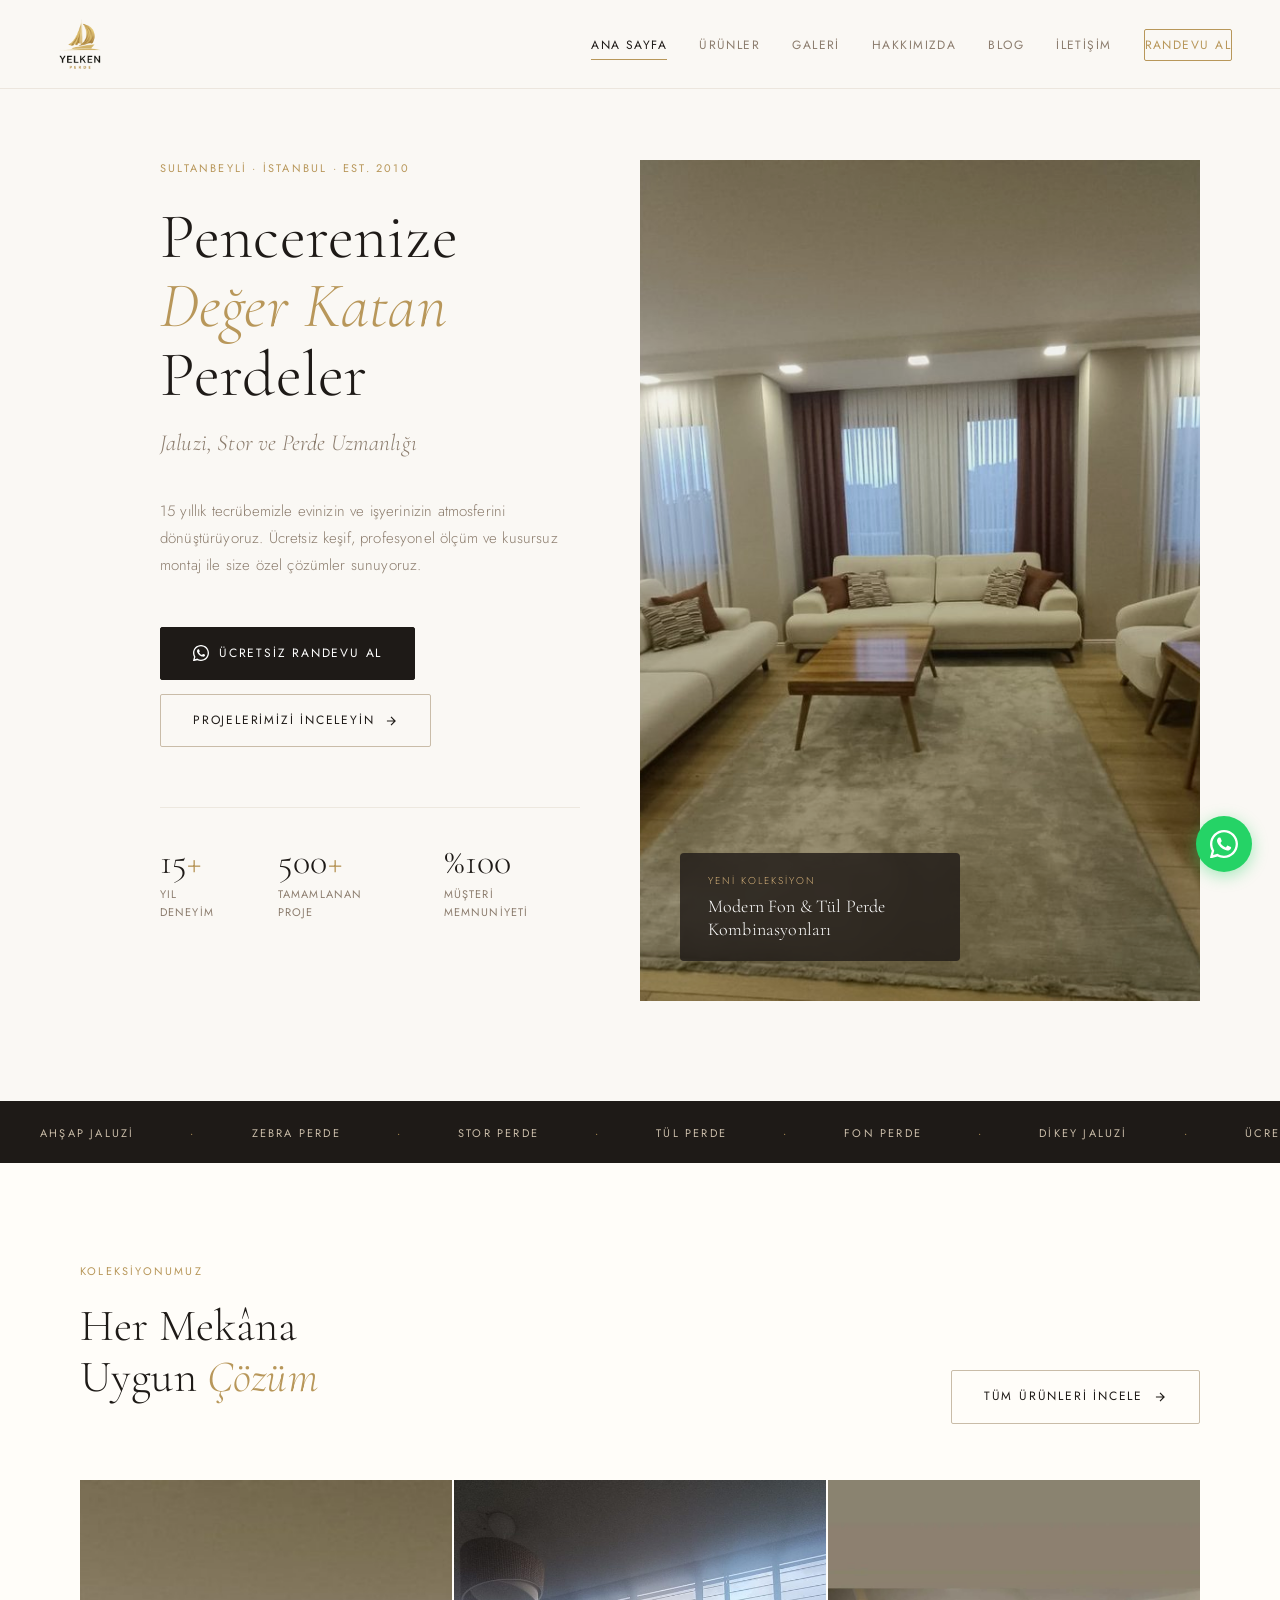
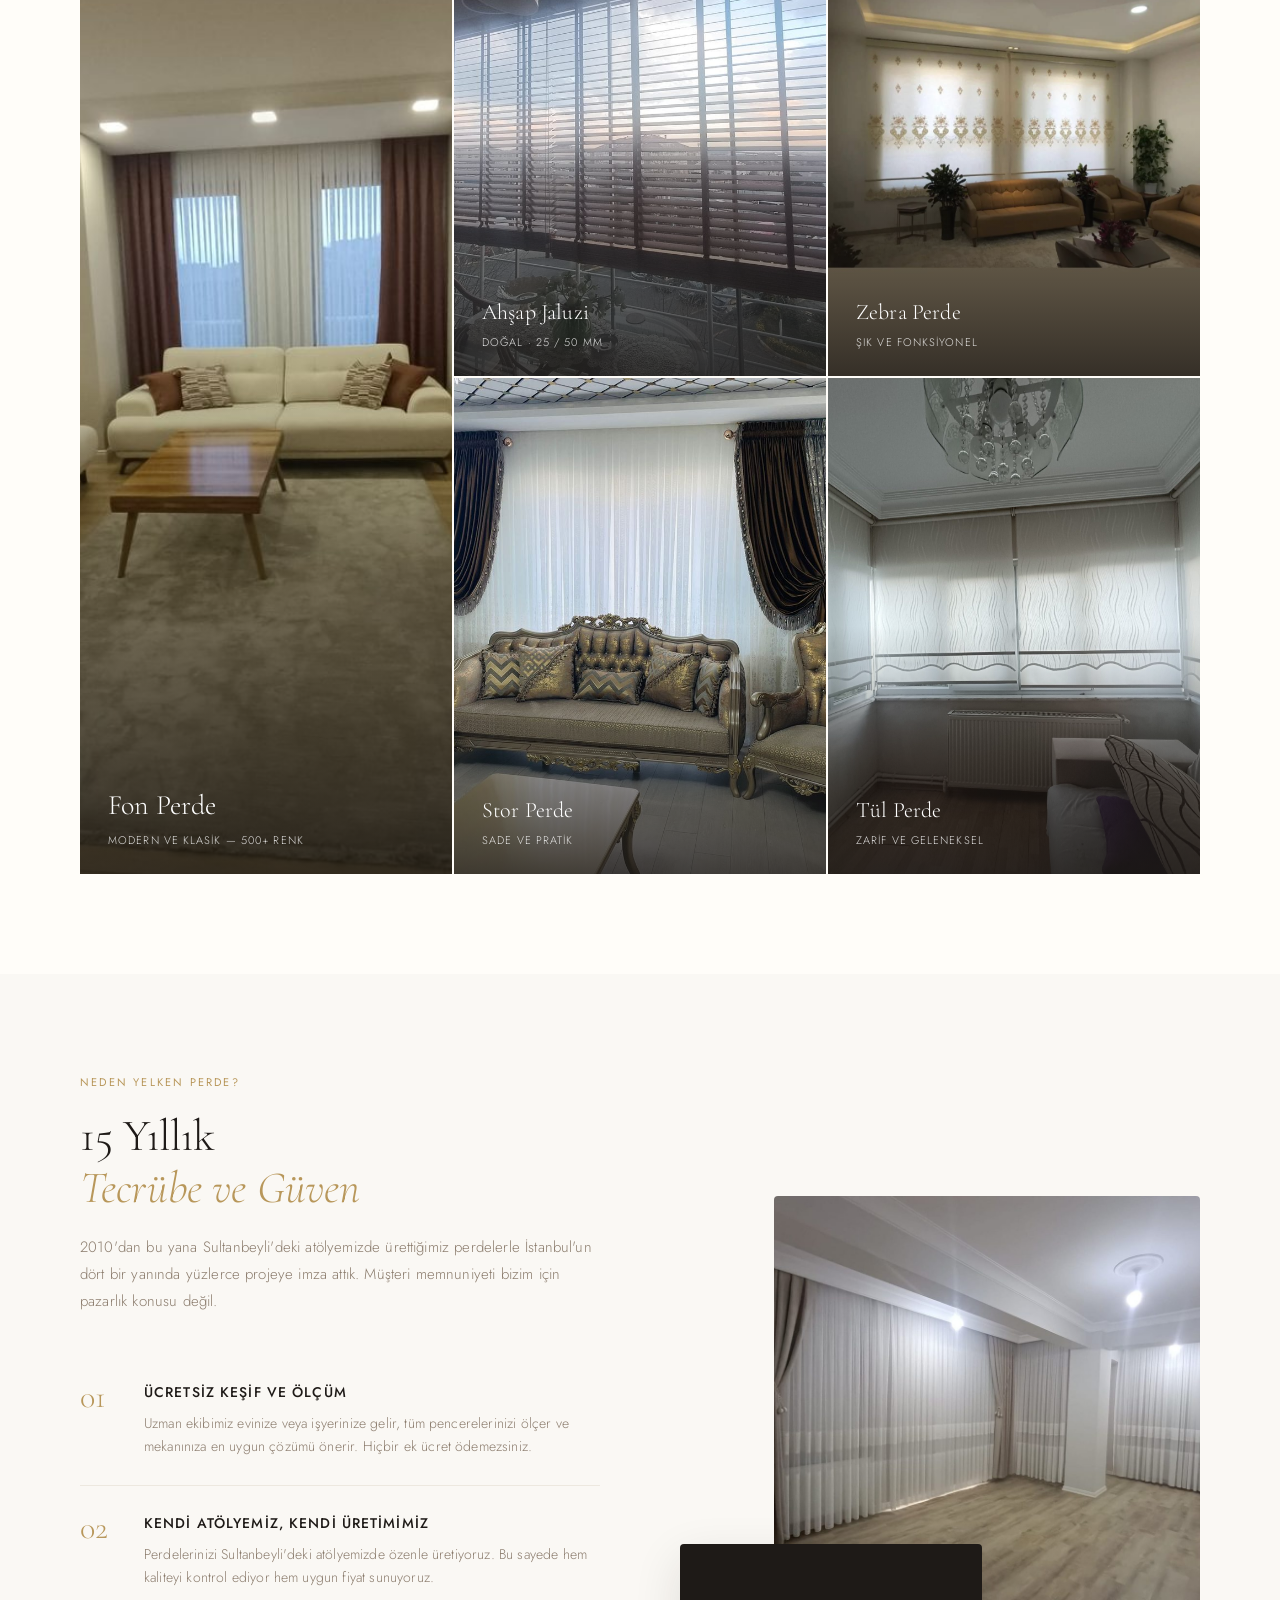
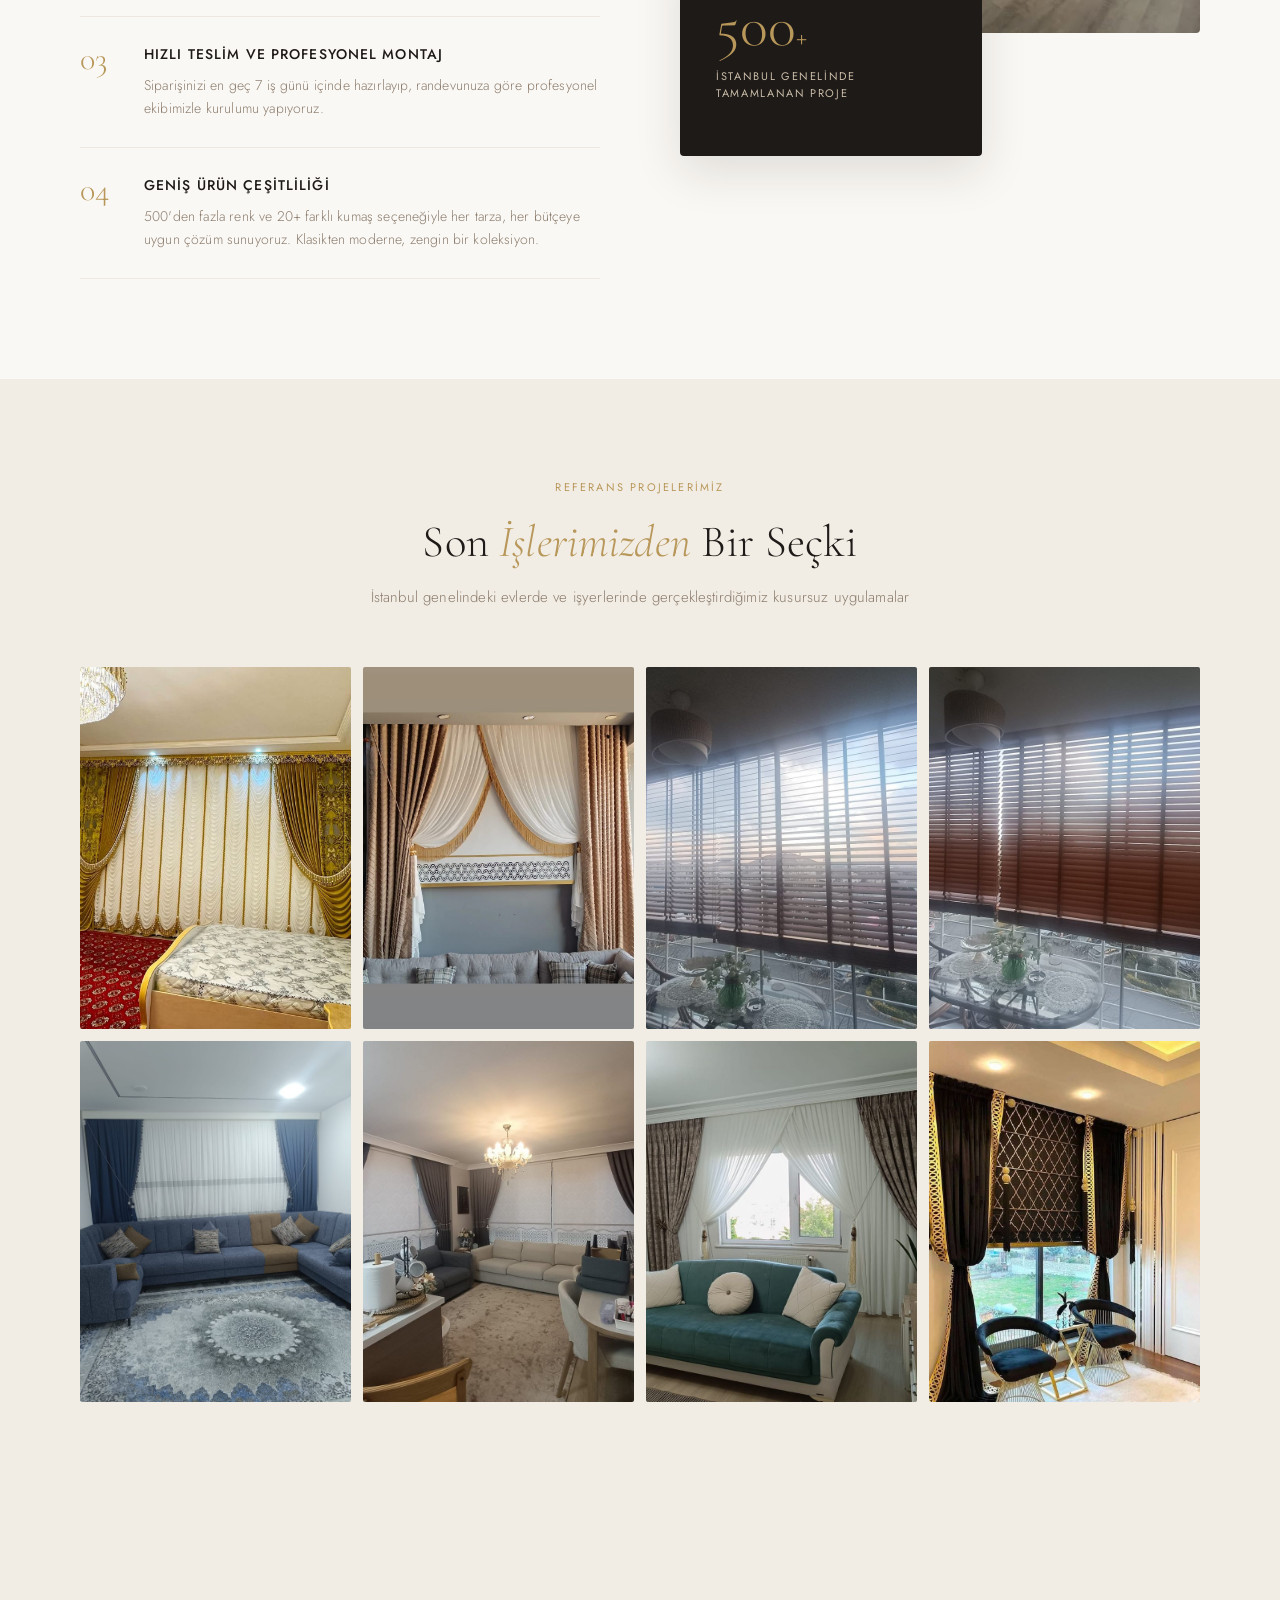
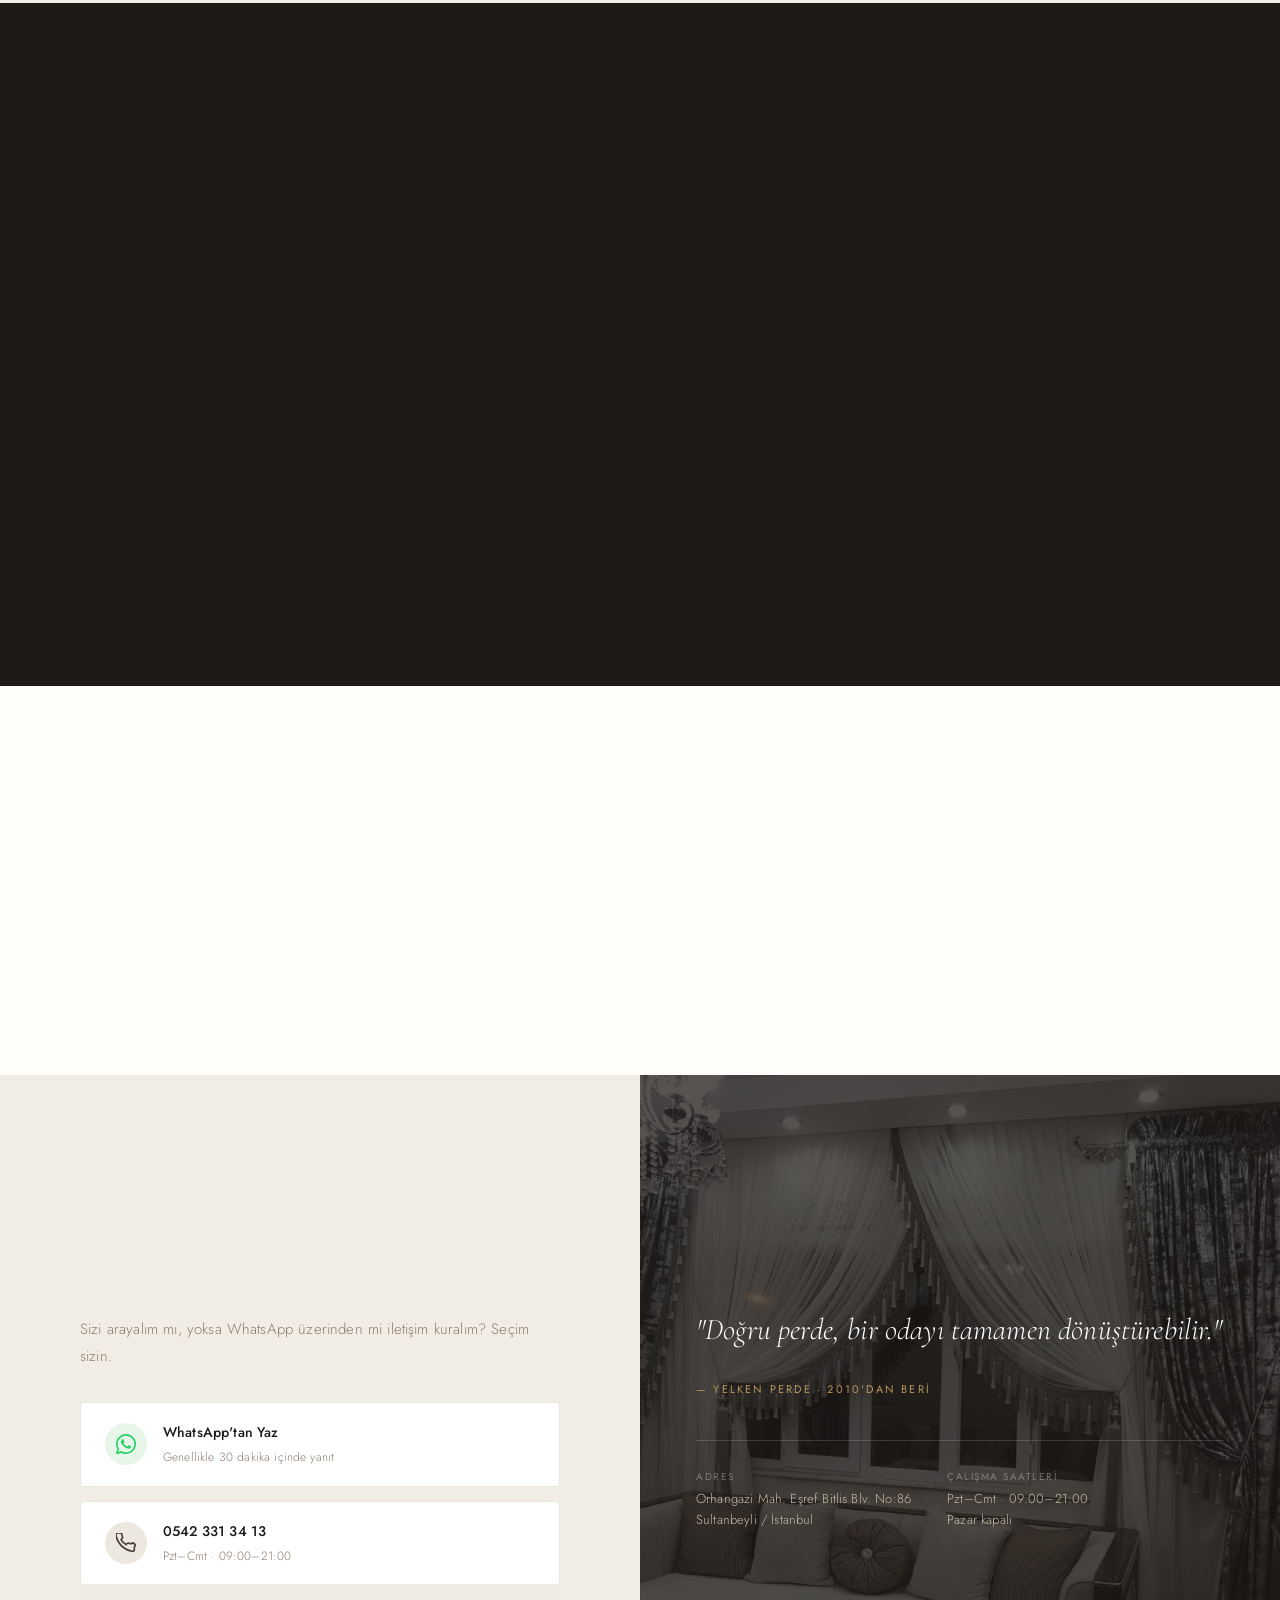
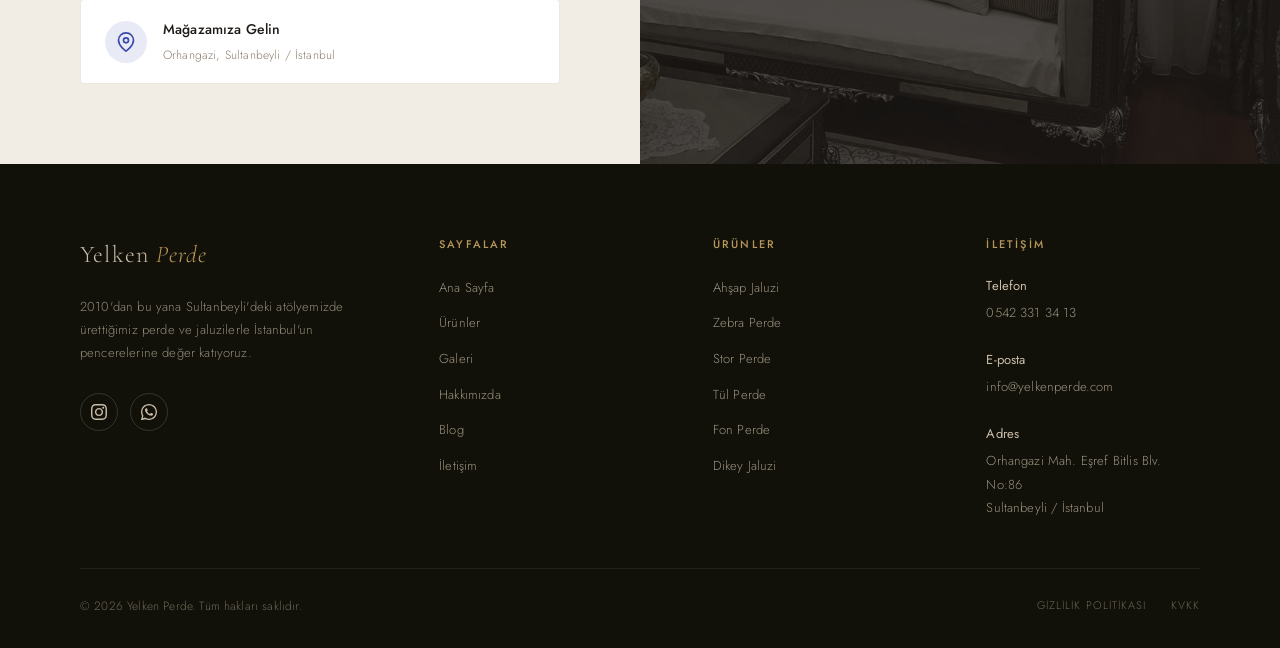
<file: index.html>
<!DOCTYPE html>
<html lang="tr">
<head>
<meta charset="UTF-8">
<meta name="viewport" content="width=device-width, initial-scale=1.0">
<title>Yelken Perde — Sultanbeyli İstanbul | Jaluzi, Perde ve Stor Uzmanı</title>
<meta name="description" content="Yelken Perde Sultanbeyli/İstanbul — 2010'dan beri ahşap jaluzi, zebra perde, stor perde, tül ve fon perde üretim ve montaj hizmeti. Ücretsiz ölçüm ve randevu.">
<meta name="keywords" content="yelken perde, sultanbeyli perde, istanbul jaluzi, ahşap jaluzi, zebra perde, stor perde, fon perde, tül perde, perde montaj">
<meta name="author" content="Yelken Perde">
<link rel="canonical" href="https://yelkenperde.com/">

<!-- Open Graph -->
<meta property="og:type" content="website">
<meta property="og:title" content="Yelken Perde — Sultanbeyli İstanbul">
<meta property="og:description" content="2010'dan beri perde ve jaluzi uzmanı. Ücretsiz ölçüm ve profesyonel montaj.">
<meta property="og:image" content="https://yelkenperde.com/images/projects/modern-krem-bej-tul-fon.jpg">
<meta property="og:url" content="https://yelkenperde.com/">
<meta property="og:locale" content="tr_TR">

<!-- Favicon -->
<link rel="icon" type="image/png" href="images/favicon.png">

<!-- Fonts -->
<link rel="preconnect" href="https://fonts.googleapis.com">
<link rel="preconnect" href="https://fonts.gstatic.com" crossorigin>
<link href="https://fonts.googleapis.com/css2?family=Cormorant+Garamond:ital,wght@0,300;0,400;0,500;1,300;1,400&family=Jost:wght@300;400;500&display=swap" rel="stylesheet">

<!-- CSS -->
<link rel="stylesheet" href="styles.css">

<!-- Structured Data (SEO) -->
<script type="application/ld+json">
{
  "@context": "https://schema.org",
  "@type": "LocalBusiness",
  "name": "Yelken Perde",
  "image": "https://yelkenperde.com/images/logo.jpg",
  "telephone": "+905423313413",
  "email": "info@yelkenperde.com",
  "address": {
    "@type": "PostalAddress",
    "streetAddress": "Orhangazi, Eşref Bitlis Blv. No:86",
    "addressLocality": "Sultanbeyli",
    "addressRegion": "İstanbul",
    "postalCode": "34925",
    "addressCountry": "TR"
  },
  "openingHoursSpecification": [
    {
      "@type": "OpeningHoursSpecification",
      "dayOfWeek": ["Monday", "Tuesday", "Wednesday", "Thursday", "Friday", "Saturday"],
      "opens": "09:00",
      "closes": "21:00"
    }
  ],
  "priceRange": "$$",
  "url": "https://yelkenperde.com/",
  "sameAs": ["https://www.instagram.com/yelken.perde"]
}
</script>

<style>
  /* ═══════ ANA SAYFA ÖZEL STİLLERİ ═══════ */

  /* HERO */
  #hero {
    min-height: 100vh;
    display: grid;
    grid-template-columns: 1fr 1fr;
    padding-top: 80px;
    position: relative;
    overflow: hidden;
  }

  .hero-left {
    display: flex;
    flex-direction: column;
    justify-content: center;
    padding: 80px 60px 80px 80px;
    position: relative;
    z-index: 2;
  }

  .hero-eyebrow {
    font-size: 11px;
    font-weight: 400;
    letter-spacing: 0.2em;
    text-transform: uppercase;
    color: var(--gold);
    margin-bottom: 24px;
    opacity: 0;
    animation: fadeUp 0.8s 0.2s forwards;
  }

  .hero-title {
    font-family: var(--serif);
    font-size: clamp(44px, 5vw, 72px);
    font-weight: 300;
    line-height: 1.08;
    color: var(--charcoal);
    margin-bottom: 16px;
    opacity: 0;
    animation: fadeUp 0.8s 0.4s forwards;
  }

  .hero-title em {
    font-style: italic;
    color: var(--gold);
  }

  .hero-subtitle {
    font-family: var(--serif);
    font-size: clamp(18px, 1.8vw, 26px);
    font-weight: 300;
    font-style: italic;
    color: var(--stone);
    margin-bottom: 36px;
    opacity: 0;
    animation: fadeUp 0.8s 0.55s forwards;
  }

  .hero-desc {
    font-size: 15px;
    font-weight: 300;
    line-height: 1.8;
    color: var(--stone);
    max-width: 440px;
    margin-bottom: 48px;
    opacity: 0;
    animation: fadeUp 0.8s 0.7s forwards;
  }

  .hero-buttons {
    display: flex;
    gap: 14px;
    flex-wrap: wrap;
    opacity: 0;
    animation: fadeUp 0.8s 0.85s forwards;
  }

  .hero-stats {
    display: flex;
    gap: 44px;
    margin-top: 60px;
    padding-top: 36px;
    border-top: 1px solid var(--linen);
    opacity: 0;
    animation: fadeUp 0.8s 1s forwards;
  }

  .stat-number {
    font-family: var(--serif);
    font-size: 36px;
    font-weight: 300;
    color: var(--charcoal);
    line-height: 1;
  }

  .stat-number em {
    color: var(--gold);
    font-style: normal;
  }

  .stat-label {
    font-size: 11px;
    font-weight: 400;
    letter-spacing: 0.1em;
    text-transform: uppercase;
    color: var(--stone);
    margin-top: 6px;
  }

  .hero-right {
    position: relative;
    overflow: hidden;
    opacity: 0;
    animation: fadeIn 1.2s 0.3s forwards;
  }

  .hero-image-main {
    position: absolute;
    inset: 80px 0 0 0;
    background: var(--linen);
    overflow: hidden;
  }

  .hero-image-main img {
    width: 100%;
    height: 100%;
    object-fit: cover;
    filter: brightness(0.95) saturate(0.95);
  }

  .hero-image-overlay {
    position: absolute;
    bottom: 40px;
    left: 40px;
    background: rgba(30,26,23,0.8);
    backdrop-filter: blur(10px);
    color: white;
    padding: 20px 28px;
    border-radius: 4px;
    max-width: 280px;
  }

  .hero-image-overlay .overlay-label {
    font-size: 10px;
    letter-spacing: 0.2em;
    text-transform: uppercase;
    color: var(--gold-light);
    margin-bottom: 6px;
  }

  .hero-image-overlay .overlay-title {
    font-family: var(--serif);
    font-size: 18px;
    font-weight: 300;
    line-height: 1.3;
  }

  /* MARQUEE */
  .marquee-section {
    background: var(--charcoal);
    padding: 18px 0;
    overflow: hidden;
    white-space: nowrap;
  }

  .marquee-track {
    display: inline-flex;
    animation: marquee 35s linear infinite;
  }

  .marquee-item {
    font-size: 11px;
    font-weight: 400;
    letter-spacing: 0.2em;
    text-transform: uppercase;
    color: var(--sand);
    padding: 0 40px;
  }

  .marquee-dot { color: var(--gold); margin: 0 -24px; }

  @keyframes marquee {
    0% { transform: translateX(0); }
    100% { transform: translateX(-50%); }
  }

  /* ÜRÜNLER PREVIEW */
  #urunler-preview {
    background: var(--warm-white);
  }

  .products-header {
    display: flex;
    justify-content: space-between;
    align-items: flex-end;
    margin-bottom: 56px;
    gap: 40px;
    flex-wrap: wrap;
  }

  .products-grid {
    display: grid;
    grid-template-columns: repeat(3, 1fr);
    gap: 2px;
  }

  .product-card {
    position: relative;
    cursor: pointer;
    overflow: hidden;
    background: var(--linen);
    aspect-ratio: 3/4;
  }

  .product-card.large {
    grid-row: span 2;
    aspect-ratio: auto;
  }

  .product-card img {
    width: 100%;
    height: 100%;
    object-fit: cover;
    transition: transform 0.8s cubic-bezier(0.25, 0.46, 0.45, 0.94);
  }

  .product-card:hover img { transform: scale(1.05); }

  .product-card::before {
    content: '';
    position: absolute;
    inset: 0;
    background: linear-gradient(transparent 50%, rgba(30,26,23,0.8));
    z-index: 1;
    transition: opacity 0.4s;
  }

  .product-info {
    position: absolute;
    bottom: 0; left: 0; right: 0;
    padding: 24px 28px;
    color: white;
    z-index: 2;
  }

  .product-name {
    font-family: var(--serif);
    font-size: 22px;
    font-weight: 300;
    margin-bottom: 4px;
  }

  .product-card.large .product-name {
    font-size: 28px;
  }

  .product-sub {
    font-size: 11px;
    font-weight: 300;
    letter-spacing: 0.1em;
    opacity: 0.85;
    text-transform: uppercase;
  }

  .product-arrow {
    position: absolute;
    top: 20px;
    right: 20px;
    width: 36px;
    height: 36px;
    border-radius: 50%;
    background: rgba(255,255,255,0.9);
    display: flex;
    align-items: center;
    justify-content: center;
    z-index: 2;
    transition: all 0.3s;
    opacity: 0;
    transform: translateY(-8px);
  }

  .product-card:hover .product-arrow {
    opacity: 1;
    transform: translateY(0);
    background: var(--gold);
  }

  .product-arrow svg {
    width: 14px;
    height: 14px;
    stroke: var(--charcoal);
    transition: stroke 0.3s;
  }

  .product-card:hover .product-arrow svg { stroke: white; }

  /* NEDEN BİZ */
  #neden {
    background: var(--cream);
    display: grid;
    grid-template-columns: 1fr 1fr;
    gap: 80px;
    align-items: center;
  }

  .features-list {
    list-style: none;
    margin-top: 40px;
  }

  .feature-item {
    display: flex;
    gap: 24px;
    padding: 26px 0;
    border-bottom: 1px solid var(--linen);
    align-items: flex-start;
  }

  .feature-number {
    font-family: var(--serif);
    font-size: 32px;
    font-weight: 300;
    color: var(--gold);
    line-height: 1;
    min-width: 40px;
  }

  .feature-content h3 {
    font-family: var(--sans);
    font-size: 14px;
    font-weight: 500;
    letter-spacing: 0.08em;
    text-transform: uppercase;
    color: var(--charcoal);
    margin-bottom: 8px;
  }

  .feature-content p {
    font-size: 14px;
    font-weight: 300;
    line-height: 1.7;
    color: var(--stone);
  }

  .neden-visual {
    position: relative;
    height: 560px;
  }

  .neden-img-main {
    position: absolute;
    top: 0; right: 0;
    width: 82%;
    height: 78%;
    border-radius: 4px;
    overflow: hidden;
  }

  .neden-img-main img {
    width: 100%;
    height: 100%;
    object-fit: cover;
  }

  .neden-card-accent {
    position: absolute;
    bottom: 0; left: 0;
    width: 58%;
    height: 38%;
    background: var(--charcoal);
    border-radius: 4px;
    display: flex;
    flex-direction: column;
    justify-content: center;
    padding: 36px;
    box-shadow: var(--shadow-lg);
  }

  .neden-card-accent .big-number {
    font-family: var(--serif);
    font-size: 58px;
    font-weight: 300;
    color: var(--gold);
    line-height: 1;
  }

  .neden-card-accent p {
    font-size: 11px;
    font-weight: 400;
    letter-spacing: 0.15em;
    text-transform: uppercase;
    color: var(--sand);
    margin-top: 12px;
    line-height: 1.5;
  }

  /* PROJE GALERİSİ PREVIEW */
  #projeler-preview {
    background: var(--cream-dark);
  }

  .gallery-header {
    text-align: center;
    margin-bottom: 56px;
  }

  .gallery-header .section-title {
    margin: 0 auto 16px;
    max-width: 700px;
  }

  .gallery-grid-preview {
    display: grid;
    grid-template-columns: repeat(4, 1fr);
    gap: 12px;
    margin-bottom: 48px;
  }

  .gallery-item {
    aspect-ratio: 3/4;
    overflow: hidden;
    border-radius: 2px;
    background: var(--linen);
    position: relative;
    cursor: pointer;
  }

  .gallery-item img {
    width: 100%;
    height: 100%;
    object-fit: cover;
    transition: transform 0.6s cubic-bezier(0.25, 0.46, 0.45, 0.94);
  }

  .gallery-item:hover img { transform: scale(1.08); }

  .gallery-cta {
    text-align: center;
  }

  /* SÜREÇ */
  #surec {
    background: var(--charcoal);
    color: white;
  }

  #surec .section-eyebrow { color: var(--gold-light); }
  #surec .section-title { color: white; }
  #surec .section-desc { color: rgba(201,188,168,0.75); }

  .steps-header {
    text-align: center;
    margin-bottom: 56px;
  }

  .steps-header .section-title,
  .steps-header .section-desc {
    margin-left: auto;
    margin-right: auto;
  }

  .steps-grid {
    display: grid;
    grid-template-columns: repeat(4, 1fr);
    gap: 2px;
  }

  .step-card {
    background: rgba(255,255,255,0.03);
    border: 1px solid rgba(255,255,255,0.06);
    padding: 40px 32px;
    border-radius: 2px;
    transition: all 0.4s;
    position: relative;
    overflow: hidden;
  }

  .step-card::before {
    content: '';
    position: absolute;
    top: 0; left: 0; right: 0;
    height: 2px;
    background: var(--gold);
    transform: scaleX(0);
    transition: transform 0.4s;
  }

  .step-card:hover::before { transform: scaleX(1); }
  .step-card:hover { background: rgba(255,255,255,0.06); }

  .step-num {
    font-family: var(--serif);
    font-size: 52px;
    font-weight: 300;
    color: rgba(184,151,90,0.3);
    line-height: 1;
    margin-bottom: 24px;
  }

  .step-title {
    font-size: 13px;
    font-weight: 500;
    letter-spacing: 0.1em;
    text-transform: uppercase;
    color: white;
    margin-bottom: 14px;
  }

  .step-desc {
    font-size: 14px;
    font-weight: 300;
    line-height: 1.75;
    color: var(--sand);
  }

  /* REFERANSLAR / ALAN BİLGİSİ */
  #bolgeler {
    background: var(--warm-white);
    padding: 80px 80px;
  }

  .bolgeler-grid {
    display: grid;
    grid-template-columns: 1fr 1.5fr;
    gap: 60px;
    align-items: center;
  }

  .bolgeler-list {
    display: grid;
    grid-template-columns: repeat(3, 1fr);
    gap: 10px;
    margin-top: 28px;
  }

  .bolgeler-list span {
    font-size: 13px;
    font-weight: 300;
    color: var(--stone);
    padding: 10px 14px;
    background: var(--cream);
    border-radius: 2px;
    text-align: center;
    border: 1px solid var(--linen);
  }

  /* RANDEVU CTA */
  #randevu {
    background: var(--cream-dark);
    display: grid;
    grid-template-columns: 1fr 1fr;
    gap: 0;
    padding: 0;
    min-height: 560px;
  }

  .randevu-left {
    padding: 80px;
    display: flex;
    flex-direction: column;
    justify-content: center;
  }

  .contact-options {
    display: flex;
    flex-direction: column;
    gap: 14px;
    margin-top: 32px;
  }

  .contact-btn {
    display: flex;
    align-items: center;
    gap: 16px;
    padding: 18px 24px;
    background: white;
    border: 1px solid var(--linen);
    border-radius: 4px;
    color: var(--charcoal);
    transition: all 0.3s;
    font-size: 14px;
    font-weight: 400;
  }

  .contact-btn:hover {
    border-color: var(--gold);
    box-shadow: 0 4px 20px rgba(184,151,90,0.12);
    transform: translateX(4px);
  }

  .contact-btn-icon {
    width: 42px;
    height: 42px;
    border-radius: 50%;
    display: flex;
    align-items: center;
    justify-content: center;
    flex-shrink: 0;
  }

  .icon-whatsapp { background: #E8F5E9; }
  .icon-phone { background: var(--linen); }
  .icon-maps { background: #E8EAF6; }

  .contact-btn-text strong {
    display: block;
    font-weight: 500;
    font-size: 14px;
    margin-bottom: 2px;
  }

  .contact-btn-text span {
    font-size: 12px;
    color: var(--stone);
    font-weight: 300;
  }

  .randevu-right {
    position: relative;
    background: var(--charcoal);
    overflow: hidden;
    display: flex;
    flex-direction: column;
    justify-content: center;
    padding: 56px;
  }

  .randevu-image {
    position: absolute;
    inset: 0;
    z-index: 1;
  }

  .randevu-image img {
    width: 100%;
    height: 100%;
    object-fit: cover;
    opacity: 0.25;
  }

  .randevu-quote {
    position: relative;
    z-index: 2;
  }

  .randevu-quote blockquote {
    font-family: var(--serif);
    font-size: 30px;
    font-weight: 300;
    font-style: italic;
    color: white;
    line-height: 1.4;
    margin-bottom: 24px;
  }

  .randevu-quote cite {
    font-size: 11px;
    font-weight: 400;
    letter-spacing: 0.2em;
    text-transform: uppercase;
    color: var(--gold);
    font-style: normal;
  }

  .randevu-adres {
    margin-top: 40px;
    padding-top: 28px;
    border-top: 1px solid rgba(255,255,255,0.15);
    display: flex;
    gap: 36px;
    flex-wrap: wrap;
  }

  .adres-item { display: flex; flex-direction: column; gap: 4px; }

  .adres-label {
    font-size: 10px;
    font-weight: 400;
    letter-spacing: 0.15em;
    text-transform: uppercase;
    color: rgba(201,188,168,0.5);
  }

  .adres-value {
    font-size: 13px;
    font-weight: 300;
    color: var(--sand);
  }

  /* MOBİL */
  @media (max-width: 900px) {
    #hero { grid-template-columns: 1fr; min-height: auto; padding-top: 72px; }
    .hero-left { padding: 48px 24px; }
    .hero-right { height: 340px; position: relative; }
    .hero-image-main { inset: 0; }
    .hero-image-overlay { bottom: 20px; left: 20px; max-width: 220px; padding: 14px 20px; }
    .hero-stats { gap: 24px; margin-top: 44px; }

    .products-header { flex-direction: column; align-items: flex-start; }
    .products-grid { grid-template-columns: 1fr 1fr; }
    .product-card.large { grid-row: span 1; aspect-ratio: 3/4; }

    #neden { grid-template-columns: 1fr; padding: 64px 24px; }
    .neden-visual { height: 360px; }

    .gallery-grid-preview { grid-template-columns: 1fr 1fr; }

    .steps-grid { grid-template-columns: 1fr 1fr; }

    .bolgeler-grid { grid-template-columns: 1fr; gap: 32px; }
    .bolgeler-list { grid-template-columns: 1fr 1fr; }

    #randevu { grid-template-columns: 1fr; }
    .randevu-left { padding: 56px 24px; }
    .randevu-right { padding: 48px 24px; min-height: 320px; }
    .randevu-quote blockquote { font-size: 22px; }
  }

  @media (max-width: 600px) {
    .products-grid { grid-template-columns: 1fr 1fr; gap: 1px; }
    .steps-grid { grid-template-columns: 1fr; }
    .gallery-grid-preview { grid-template-columns: 1fr 1fr; }
    .hero-title { font-size: 38px; }
    .hero-buttons { flex-direction: column; width: 100%; }
    .hero-buttons a { justify-content: center; }
  }
</style>
</head>
<body>

<!-- ═══════ NAV ═══════ -->
<nav id="navbar">
  <a href="index.html" class="nav-logo">
    <img src="images/logo-nav.png" alt="Yelken Perde">
  </a>
  <ul class="nav-links" id="navLinks">
    <li><a href="index.html" class="active">Ana Sayfa</a></li>
    <li><a href="urunler.html">Ürünler</a></li>
    <li><a href="galeri.html">Galeri</a></li>
    <li><a href="hakkimizda.html">Hakkımızda</a></li>
    <li><a href="blog.html">Blog</a></li>
    <li><a href="iletisim.html">İletişim</a></li>
    <li><a href="https://wa.me/905423313413?text=Merhaba,%20ücretsiz%20ölçüm%20randevusu%20almak%20istiyorum." class="nav-cta" target="_blank">Randevu Al</a></li>
  </ul>
  <button class="nav-mobile-toggle" id="menuToggle" onclick="toggleMenu()" aria-label="Menü">
    <span></span><span></span><span></span>
  </button>
</nav>

<!-- ═══════ HERO ═══════ -->
<section id="hero">
  <div class="hero-left">
    <p class="hero-eyebrow">Sultanbeyli · İstanbul · Est. 2010</p>
    <h1 class="hero-title">
      Pencerenize<br>
      <em>Değer Katan</em><br>
      Perdeler
    </h1>
    <p class="hero-subtitle">Jaluzi, Stor ve Perde Uzmanlığı</p>
    <p class="hero-desc">
      15 yıllık tecrübemizle evinizin ve işyerinizin atmosferini dönüştürüyoruz. Ücretsiz keşif, profesyonel ölçüm ve kusursuz montaj ile size özel çözümler sunuyoruz.
    </p>
    <div class="hero-buttons">
      <a href="https://wa.me/905423313413?text=Merhaba,%20ücretsiz%20ölçüm%20randevusu%20almak%20istiyorum." class="btn-primary" target="_blank">
        <svg width="16" height="16" viewBox="0 0 24 24" fill="currentColor"><path d="M17.472 14.382c-.297-.149-1.758-.867-2.03-.967-.273-.099-.471-.148-.67.15-.197.297-.767.966-.94 1.164-.173.199-.347.223-.644.075-.297-.15-1.255-.463-2.39-1.475-.883-.788-1.48-1.761-1.653-2.059-.173-.297-.018-.458.13-.606.134-.133.298-.347.446-.52.149-.174.198-.298.298-.497.099-.198.05-.371-.025-.52-.075-.149-.669-1.612-.916-2.207-.242-.579-.487-.5-.669-.51-.173-.008-.371-.01-.57-.01-.198 0-.52.074-.792.372-.272.297-1.04 1.016-1.04 2.479 0 1.462 1.065 2.875 1.213 3.074.149.198 2.096 3.2 5.077 4.487.709.306 1.262.489 1.694.625.712.227 1.36.195 1.871.118.571-.085 1.758-.719 2.006-1.413.248-.694.248-1.289.173-1.413-.074-.124-.272-.198-.57-.347z"/><path d="M12 0C5.373 0 0 5.373 0 12c0 2.123.554 4.117 1.528 5.845L.057 23.286a.75.75 0 00.921.921l5.441-1.471A11.946 11.946 0 0012 24c6.627 0 12-5.373 12-12S18.627 0 12 0zm0 22c-1.89 0-3.66-.49-5.196-1.351l-.367-.213-3.805 1.029 1.029-3.805-.213-.367A9.955 9.955 0 012 12C2 6.477 6.477 2 12 2s10 4.477 10 10-4.477 10-10 10z"/></svg>
        Ücretsiz Randevu Al
      </a>
      <a href="galeri.html" class="btn-secondary">
        Projelerimizi İnceleyin
        <svg width="14" height="14" viewBox="0 0 24 24" fill="none" stroke="currentColor" stroke-width="2"><path d="M5 12h14M12 5l7 7-7 7"/></svg>
      </a>
    </div>
    <div class="hero-stats">
      <div>
        <div class="stat-number">15<em>+</em></div>
        <div class="stat-label">Yıl Deneyim</div>
      </div>
      <div>
        <div class="stat-number">500<em>+</em></div>
        <div class="stat-label">Tamamlanan Proje</div>
      </div>
      <div>
        <div class="stat-number">%100</div>
        <div class="stat-label">Müşteri Memnuniyeti</div>
      </div>
    </div>
  </div>

  <div class="hero-right">
    <div class="hero-image-main">
      <img src="images/projects/modern-krem-bej-tul-fon.jpg" alt="Modern salon perde uygulaması">
    </div>
    <div class="hero-image-overlay">
      <div class="overlay-label">Yeni Koleksiyon</div>
      <div class="overlay-title">Modern Fon & Tül Perde Kombinasyonları</div>
    </div>
  </div>
</section>

<!-- ═══════ MARQUEE ═══════ -->
<div class="marquee-section">
  <div class="marquee-track">
    <span class="marquee-item">Ahşap Jaluzi</span>
    <span class="marquee-item marquee-dot">·</span>
    <span class="marquee-item">Zebra Perde</span>
    <span class="marquee-item marquee-dot">·</span>
    <span class="marquee-item">Stor Perde</span>
    <span class="marquee-item marquee-dot">·</span>
    <span class="marquee-item">Tül Perde</span>
    <span class="marquee-item marquee-dot">·</span>
    <span class="marquee-item">Fon Perde</span>
    <span class="marquee-item marquee-dot">·</span>
    <span class="marquee-item">Dikey Jaluzi</span>
    <span class="marquee-item marquee-dot">·</span>
    <span class="marquee-item">Ücretsiz Ölçüm</span>
    <span class="marquee-item marquee-dot">·</span>
    <span class="marquee-item">Profesyonel Montaj</span>
    <span class="marquee-item marquee-dot">·</span>
    <span class="marquee-item">İstanbul Geneli</span>
    <span class="marquee-item marquee-dot">·</span>
    <!-- Tekrar -->
    <span class="marquee-item">Ahşap Jaluzi</span>
    <span class="marquee-item marquee-dot">·</span>
    <span class="marquee-item">Zebra Perde</span>
    <span class="marquee-item marquee-dot">·</span>
    <span class="marquee-item">Stor Perde</span>
    <span class="marquee-item marquee-dot">·</span>
    <span class="marquee-item">Tül Perde</span>
    <span class="marquee-item marquee-dot">·</span>
    <span class="marquee-item">Fon Perde</span>
    <span class="marquee-item marquee-dot">·</span>
    <span class="marquee-item">Dikey Jaluzi</span>
    <span class="marquee-item marquee-dot">·</span>
    <span class="marquee-item">Ücretsiz Ölçüm</span>
    <span class="marquee-item marquee-dot">·</span>
    <span class="marquee-item">Profesyonel Montaj</span>
    <span class="marquee-item marquee-dot">·</span>
    <span class="marquee-item">İstanbul Geneli</span>
    <span class="marquee-item marquee-dot">·</span>
  </div>
</div>

<!-- ═══════ ÜRÜNLER PREVIEW ═══════ -->
<section id="urunler-preview">
  <div class="products-header reveal">
    <div>
      <p class="section-eyebrow">Koleksiyonumuz</p>
      <h2 class="section-title">Her Mekâna<br>Uygun <em>Çözüm</em></h2>
    </div>
    <a href="urunler.html" class="btn-secondary">Tüm Ürünleri İncele
      <svg width="14" height="14" viewBox="0 0 24 24" fill="none" stroke="currentColor" stroke-width="2"><path d="M5 12h14M12 5l7 7-7 7"/></svg>
    </a>
  </div>

  <div class="products-grid reveal">
    <a href="urunler.html#fon-perde" class="product-card large">
      <img src="images/products/fon-perde-modern.jpg" alt="Modern Fon Perde" loading="lazy">
      <span class="product-arrow"><svg viewBox="0 0 24 24" fill="none" stroke-width="2"><path d="M7 17L17 7M7 7h10v10"/></svg></span>
      <div class="product-info">
        <div class="product-name">Fon Perde</div>
        <div class="product-sub">Modern ve Klasik — 500+ Renk</div>
      </div>
    </a>

    <a href="urunler.html#ahsap-jaluzi" class="product-card">
      <img src="images/products/ahsap-jaluzi.jpg" alt="Ahşap Jaluzi" loading="lazy">
      <span class="product-arrow"><svg viewBox="0 0 24 24" fill="none" stroke-width="2"><path d="M7 17L17 7M7 7h10v10"/></svg></span>
      <div class="product-info">
        <div class="product-name">Ahşap Jaluzi</div>
        <div class="product-sub">Doğal · 25 / 50 mm</div>
      </div>
    </a>

    <a href="urunler.html#zebra-perde" class="product-card">
      <img src="images/products/zebra-perde.jpg" alt="Zebra Perde" loading="lazy">
      <span class="product-arrow"><svg viewBox="0 0 24 24" fill="none" stroke-width="2"><path d="M7 17L17 7M7 7h10v10"/></svg></span>
      <div class="product-info">
        <div class="product-name">Zebra Perde</div>
        <div class="product-sub">Şık ve Fonksiyonel</div>
      </div>
    </a>

    <a href="urunler.html#stor-perde" class="product-card">
      <img src="images/products/stor-perde.jpg" alt="Stor Perde" loading="lazy">
      <span class="product-arrow"><svg viewBox="0 0 24 24" fill="none" stroke-width="2"><path d="M7 17L17 7M7 7h10v10"/></svg></span>
      <div class="product-info">
        <div class="product-name">Stor Perde</div>
        <div class="product-sub">Sade ve Pratik</div>
      </div>
    </a>

    <a href="urunler.html#tul-perde" class="product-card">
      <img src="images/products/tul-perde.jpg" alt="Tül Perde" loading="lazy">
      <span class="product-arrow"><svg viewBox="0 0 24 24" fill="none" stroke-width="2"><path d="M7 17L17 7M7 7h10v10"/></svg></span>
      <div class="product-info">
        <div class="product-name">Tül Perde</div>
        <div class="product-sub">Zarif ve Geleneksel</div>
      </div>
    </a>
  </div>
</section>

<!-- ═══════ NEDEN BİZ ═══════ -->
<section id="neden">
  <div>
    <p class="section-eyebrow reveal">Neden Yelken Perde?</p>
    <h2 class="section-title reveal">15 Yıllık<br><em>Tecrübe ve Güven</em></h2>
    <p class="section-desc reveal">
      2010'dan bu yana Sultanbeyli'deki atölyemizde ürettiğimiz perdelerle İstanbul'un dört bir yanında yüzlerce projeye imza attık. Müşteri memnuniyeti bizim için pazarlık konusu değil.
    </p>
    <ul class="features-list">
      <li class="feature-item reveal">
        <span class="feature-number">01</span>
        <div class="feature-content">
          <h3>Ücretsiz Keşif ve Ölçüm</h3>
          <p>Uzman ekibimiz evinize veya işyerinize gelir, tüm pencerelerinizi ölçer ve mekanınıza en uygun çözümü önerir. Hiçbir ek ücret ödemezsiniz.</p>
        </div>
      </li>
      <li class="feature-item reveal">
        <span class="feature-number">02</span>
        <div class="feature-content">
          <h3>Kendi Atölyemiz, Kendi Üretimimiz</h3>
          <p>Perdelerinizi Sultanbeyli'deki atölyemizde özenle üretiyoruz. Bu sayede hem kaliteyi kontrol ediyor hem uygun fiyat sunuyoruz.</p>
        </div>
      </li>
      <li class="feature-item reveal">
        <span class="feature-number">03</span>
        <div class="feature-content">
          <h3>Hızlı Teslim ve Profesyonel Montaj</h3>
          <p>Siparişinizi en geç 7 iş günü içinde hazırlayıp, randevunuza göre profesyonel ekibimizle kurulumu yapıyoruz.</p>
        </div>
      </li>
      <li class="feature-item reveal">
        <span class="feature-number">04</span>
        <div class="feature-content">
          <h3>Geniş Ürün Çeşitliliği</h3>
          <p>500'den fazla renk ve 20+ farklı kumaş seçeneğiyle her tarza, her bütçeye uygun çözüm sunuyoruz. Klasikten moderne, zengin bir koleksiyon.</p>
        </div>
      </li>
    </ul>
  </div>

  <div class="neden-visual reveal">
    <div class="neden-img-main">
      <img src="images/projects/altin-lux-salon-klasik.jpg" alt="Lüks salon perde uygulaması">
    </div>
    <div class="neden-card-accent">
      <div class="big-number">500<span style="font-size: 28px">+</span></div>
      <p>İstanbul genelinde<br>tamamlanan proje</p>
    </div>
  </div>
</section>

<!-- ═══════ GALERİ PREVIEW ═══════ -->
<section id="projeler-preview">
  <div class="gallery-header reveal">
    <p class="section-eyebrow">Referans Projelerimiz</p>
    <h2 class="section-title">Son <em>İşlerimizden</em> Bir Seçki</h2>
    <p class="section-desc" style="margin: 0 auto;">
      İstanbul genelindeki evlerde ve işyerlerinde gerçekleştirdiğimiz kusursuz uygulamalar
    </p>
  </div>

  <div class="gallery-grid-preview reveal">
    <div class="gallery-item">
      <img src="images/projects/siyah-gri-modern-fon-tul.jpg" alt="Siyah gri modern perde" loading="lazy">
    </div>
    <div class="gallery-item">
      <img src="images/projects/altin-bronz-klasik-salon.jpg" alt="Altın bronz klasik salon" loading="lazy">
    </div>
    <div class="gallery-item">
      <img src="images/projects/modern-salon-krem-bej.jpg" alt="Modern salon krem" loading="lazy">
    </div>
    <div class="gallery-item">
      <img src="images/projects/ahsap-jaluzi-manzaral-kahve.jpg" alt="Ahşap jaluzi manzaralı" loading="lazy">
    </div>
    <div class="gallery-item">
      <img src="images/projects/siyah-altin-modern-premium.jpg" alt="Siyah altın modern premium" loading="lazy">
    </div>
    <div class="gallery-item">
      <img src="images/projects/gumus-lux-drapeli-salon.jpg" alt="Gümüş lüks drapeli salon" loading="lazy">
    </div>
    <div class="gallery-item">
      <img src="images/projects/modern-yemek-odasi-krem.jpg" alt="Modern yemek odası krem" loading="lazy">
    </div>
    <div class="gallery-item">
      <img src="images/projects/mavi-altin-lux-drapeli-perde.jpg" alt="Mavi altın lüks" loading="lazy">
    </div>
  </div>

  <div class="gallery-cta reveal">
    <a href="galeri.html" class="btn-primary">
      Tüm Projelerimizi Görün
      <svg width="14" height="14" viewBox="0 0 24 24" fill="none" stroke="currentColor" stroke-width="2"><path d="M5 12h14M12 5l7 7-7 7"/></svg>
    </a>
  </div>
</section>

<!-- ═══════ SÜREÇ ═══════ -->
<section id="surec">
  <div class="steps-header reveal">
    <p class="section-eyebrow">Çalışma Yöntemimiz</p>
    <h2 class="section-title">4 Adımda <em>Yeni Perdeniz</em></h2>
    <p class="section-desc">İlk aramadan montajın tamamlanmasına kadar size eşlik eden şeffaf ve kolay süreç.</p>
  </div>

  <div class="steps-grid">
    <div class="step-card reveal">
      <div class="step-num">01</div>
      <div class="step-title">İletişim</div>
      <p class="step-desc">WhatsApp veya telefon ile bize ulaşın. Size en uygun randevu zamanını birlikte belirleyelim.</p>
    </div>
    <div class="step-card reveal">
      <div class="step-num">02</div>
      <div class="step-title">Ücretsiz Keşif</div>
      <p class="step-desc">Uzman ekibimiz mekanınıza gelir, tüm ölçümleri alır ve ihtiyacınıza göre seçenekler sunar.</p>
    </div>
    <div class="step-card reveal">
      <div class="step-num">03</div>
      <div class="step-title">Seçim & Teklif</div>
      <p class="step-desc">Renk, model ve kumaş örneklerimize bakarak seçiminizi yaparsınız. Net fiyat teklifi anında hazır.</p>
    </div>
    <div class="step-card reveal">
      <div class="step-num">04</div>
      <div class="step-title">Üretim & Montaj</div>
      <p class="step-desc">Ürününüz atölyemizde özenle üretilir, profesyonel ekibimiz tarafından kurulur. Teslim tamamdır.</p>
    </div>
  </div>
</section>

<!-- ═══════ HİZMET BÖLGELERİ ═══════ -->
<section id="bolgeler">
  <div class="bolgeler-grid">
    <div class="reveal">
      <p class="section-eyebrow">Hizmet Alanımız</p>
      <h2 class="section-title">İstanbul'un<br><em>Her Yerinde</em></h2>
      <p class="section-desc">Sultanbeyli'deki merkezimizden İstanbul'un her semtine ücretsiz keşif ve montaj hizmeti sunuyoruz.</p>
    </div>
    <div class="reveal">
      <div class="bolgeler-list">
        <span>Sultanbeyli</span>
        <span>Pendik</span>
        <span>Kartal</span>
        <span>Kadıköy</span>
        <span>Ümraniye</span>
        <span>Sancaktepe</span>
        <span>Maltepe</span>
        <span>Ataşehir</span>
        <span>Üsküdar</span>
        <span>Tuzla</span>
        <span>Çekmeköy</span>
        <span>ve diğerleri</span>
      </div>
    </div>
  </div>
</section>

<!-- ═══════ RANDEVU CTA ═══════ -->
<section id="randevu">
  <div class="randevu-left">
    <p class="section-eyebrow reveal">Hemen Başlayalım</p>
    <h2 class="section-title reveal">Ücretsiz Ölçüm<br><em>Randevusu Alın</em></h2>
    <p class="section-desc reveal">Sizi arayalım mı, yoksa WhatsApp üzerinden mi iletişim kuralım? Seçim sizin.</p>
    <div class="contact-options reveal">
      <a href="https://wa.me/905423313413?text=Merhaba,%20ücretsiz%20ölçüm%20randevusu%20almak%20istiyorum." class="contact-btn" target="_blank">
        <div class="contact-btn-icon icon-whatsapp">
          <svg width="20" height="20" viewBox="0 0 24 24" fill="#25D366"><path d="M17.472 14.382c-.297-.149-1.758-.867-2.03-.967-.273-.099-.471-.148-.67.15-.197.297-.767.966-.94 1.164-.173.199-.347.223-.644.075-.297-.15-1.255-.463-2.39-1.475-.883-.788-1.48-1.761-1.653-2.059-.173-.297-.018-.458.13-.606.134-.133.298-.347.446-.52.149-.174.198-.298.298-.497.099-.198.05-.371-.025-.52-.075-.149-.669-1.612-.916-2.207-.242-.579-.487-.5-.669-.51-.173-.008-.371-.01-.57-.01-.198 0-.52.074-.792.372-.272.297-1.04 1.016-1.04 2.479 0 1.462 1.065 2.875 1.213 3.074.149.198 2.096 3.2 5.077 4.487.709.306 1.262.489 1.694.625.712.227 1.36.195 1.871.118.571-.085 1.758-.719 2.006-1.413.248-.694.248-1.289.173-1.413-.074-.124-.272-.198-.57-.347z"/><path d="M12 0C5.373 0 0 5.373 0 12c0 2.123.554 4.117 1.528 5.845L.057 23.286a.75.75 0 00.921.921l5.441-1.471A11.946 11.946 0 0012 24c6.627 0 12-5.373 12-12S18.627 0 12 0zm0 22c-1.89 0-3.66-.49-5.196-1.351l-.367-.213-3.805 1.029 1.029-3.805-.213-.367A9.955 9.955 0 012 12C2 6.477 6.477 2 12 2s10 4.477 10 10-4.477 10-10 10z"/></svg>
        </div>
        <div class="contact-btn-text">
          <strong>WhatsApp'tan Yaz</strong>
          <span>Genellikle 30 dakika içinde yanıt</span>
        </div>
      </a>
      <a href="tel:+905423313413" class="contact-btn">
        <div class="contact-btn-icon icon-phone">
          <svg width="20" height="20" viewBox="0 0 24 24" fill="none" stroke="#4A3F35" stroke-width="2"><path d="M22 16.92v3a2 2 0 01-2.18 2 19.79 19.79 0 01-8.63-3.07A19.5 19.5 0 013.07 10.8a19.79 19.79 0 01-3.07-8.67A2 2 0 012 0h3a2 2 0 012 1.72c.127.96.361 1.903.7 2.81a2 2 0 01-.45 2.11L6.09 7.91a16 16 0 006 6l1.27-1.27a2 2 0 012.11-.45c.907.339 1.85.573 2.81.7A2 2 0 0122 16.92z"/></svg>
        </div>
        <div class="contact-btn-text">
          <strong>0542 331 34 13</strong>
          <span>Pzt–Cmt · 09:00–21:00</span>
        </div>
      </a>
      <a href="https://www.google.com/maps/search/?api=1&query=Orhangazi+Eşref+Bitlis+Bulvarı+86+Sultanbeyli+İstanbul" class="contact-btn" target="_blank">
        <div class="contact-btn-icon icon-maps">
          <svg width="20" height="20" viewBox="0 0 24 24" fill="none" stroke="#3949AB" stroke-width="2"><path d="M21 10c0 7-9 13-9 13s-9-6-9-13a9 9 0 0118 0z"/><circle cx="12" cy="10" r="3"/></svg>
        </div>
        <div class="contact-btn-text">
          <strong>Mağazamıza Gelin</strong>
          <span>Orhangazi, Sultanbeyli / İstanbul</span>
        </div>
      </a>
    </div>
  </div>

  <div class="randevu-right">
    <div class="randevu-image">
      <img src="images/projects/altin-drapeli-modern-klasik.jpg" alt="">
    </div>
    <div class="randevu-quote">
      <blockquote>
        "Doğru perde, bir odayı tamamen dönüştürebilir."
      </blockquote>
      <cite>— Yelken Perde · 2010'dan beri</cite>
      <div class="randevu-adres">
        <div class="adres-item">
          <span class="adres-label">Adres</span>
          <span class="adres-value">Orhangazi Mah. Eşref Bitlis Blv. No:86<br>Sultanbeyli / İstanbul</span>
        </div>
        <div class="adres-item">
          <span class="adres-label">Çalışma Saatleri</span>
          <span class="adres-value">Pzt–Cmt · 09:00–21:00<br>Pazar kapalı</span>
        </div>
      </div>
    </div>
  </div>
</section>

<!-- ═══════ FOOTER ═══════ -->
<footer>
  <div class="footer-grid">
    <div>
      <div class="footer-brand-logo">Yelken <span>Perde</span></div>
      <p class="footer-brand-desc">
        2010'dan bu yana Sultanbeyli'deki atölyemizde ürettiğimiz perde ve jaluzilerle İstanbul'un pencerelerine değer katıyoruz.
      </p>
      <div class="footer-social">
        <a href="https://instagram.com/yelken.perde" target="_blank" aria-label="Instagram">
          <svg viewBox="0 0 24 24"><path d="M12 2.163c3.204 0 3.584.012 4.849.07 3.252.148 4.771 1.691 4.919 4.919.058 1.265.069 1.645.069 4.849 0 3.205-.012 3.584-.069 4.849-.149 3.225-1.664 4.771-4.919 4.919-1.266.058-1.644.07-4.849.07-3.204 0-3.584-.012-4.849-.07-3.26-.149-4.771-1.699-4.919-4.92-.058-1.265-.07-1.644-.07-4.849 0-3.204.013-3.583.07-4.849.149-3.227 1.664-4.771 4.919-4.919 1.266-.057 1.645-.069 4.849-.069zm0-2.163c-3.259 0-3.667.014-4.947.072-4.358.2-6.78 2.618-6.98 6.98-.059 1.281-.073 1.689-.073 4.948 0 3.259.014 3.668.072 4.948.2 4.358 2.618 6.78 6.98 6.98 1.281.058 1.689.072 4.948.072 3.259 0 3.668-.014 4.948-.072 4.354-.2 6.782-2.618 6.979-6.98.059-1.28.073-1.689.073-4.948 0-3.259-.014-3.667-.072-4.947-.196-4.354-2.617-6.78-6.979-6.98-1.281-.059-1.69-.073-4.949-.073zm0 5.838c-3.403 0-6.162 2.759-6.162 6.162s2.759 6.163 6.162 6.163 6.162-2.759 6.162-6.163c0-3.403-2.759-6.162-6.162-6.162zm0 10.162c-2.209 0-4-1.79-4-4 0-2.209 1.791-4 4-4s4 1.791 4 4c0 2.21-1.791 4-4 4zm6.406-11.845c-.796 0-1.441.645-1.441 1.44s.645 1.44 1.441 1.44c.795 0 1.439-.645 1.439-1.44s-.644-1.44-1.439-1.44z"/></svg>
        </a>
        <a href="https://wa.me/905423313413" target="_blank" aria-label="WhatsApp">
          <svg viewBox="0 0 24 24"><path d="M17.472 14.382c-.297-.149-1.758-.867-2.03-.967-.273-.099-.471-.148-.67.15-.197.297-.767.966-.94 1.164-.173.199-.347.223-.644.075-.297-.15-1.255-.463-2.39-1.475-.883-.788-1.48-1.761-1.653-2.059-.173-.297-.018-.458.13-.606.134-.133.298-.347.446-.52.149-.174.198-.298.298-.497.099-.198.05-.371-.025-.52-.075-.149-.669-1.612-.916-2.207-.242-.579-.487-.5-.669-.51-.173-.008-.371-.01-.57-.01-.198 0-.52.074-.792.372-.272.297-1.04 1.016-1.04 2.479 0 1.462 1.065 2.875 1.213 3.074.149.198 2.096 3.2 5.077 4.487.709.306 1.262.489 1.694.625.712.227 1.36.195 1.871.118.571-.085 1.758-.719 2.006-1.413.248-.694.248-1.289.173-1.413-.074-.124-.272-.198-.57-.347zM12 0C5.373 0 0 5.373 0 12c0 2.123.554 4.117 1.528 5.845L.057 23.286a.75.75 0 00.921.921l5.441-1.471A11.946 11.946 0 0012 24c6.627 0 12-5.373 12-12S18.627 0 12 0zm0 22c-1.89 0-3.66-.49-5.196-1.351l-.367-.213-3.805 1.029 1.029-3.805-.213-.367A9.955 9.955 0 012 12C2 6.477 6.477 2 12 2s10 4.477 10 10-4.477 10-10 10z"/></svg>
        </a>
      </div>
    </div>

    <div class="footer-col">
      <h4>Sayfalar</h4>
      <ul>
        <li><a href="index.html">Ana Sayfa</a></li>
        <li><a href="urunler.html">Ürünler</a></li>
        <li><a href="galeri.html">Galeri</a></li>
        <li><a href="hakkimizda.html">Hakkımızda</a></li>
        <li><a href="blog.html">Blog</a></li>
        <li><a href="iletisim.html">İletişim</a></li>
      </ul>
    </div>

    <div class="footer-col">
      <h4>Ürünler</h4>
      <ul>
        <li><a href="urunler.html#ahsap-jaluzi">Ahşap Jaluzi</a></li>
        <li><a href="urunler.html#zebra-perde">Zebra Perde</a></li>
        <li><a href="urunler.html#stor-perde">Stor Perde</a></li>
        <li><a href="urunler.html#tul-perde">Tül Perde</a></li>
        <li><a href="urunler.html#fon-perde">Fon Perde</a></li>
        <li><a href="urunler.html#dikey-jaluzi">Dikey Jaluzi</a></li>
      </ul>
    </div>

    <div class="footer-col">
      <h4>İletişim</h4>
      <div class="footer-contact">
        <strong>Telefon</strong>
        <a href="tel:+905423313413">0542 331 34 13</a><br><br>
        <strong>E-posta</strong>
        <a href="mailto:info@yelkenperde.com">info@yelkenperde.com</a><br><br>
        <strong>Adres</strong>
        Orhangazi Mah. Eşref Bitlis Blv. No:86<br>
        Sultanbeyli / İstanbul
      </div>
    </div>
  </div>

  <div class="footer-bottom">
    <p class="footer-copy">© 2026 Yelken Perde. Tüm hakları saklıdır.</p>
    <div class="footer-legal">
      <a href="#">Gizlilik Politikası</a>
      <a href="#">KVKK</a>
    </div>
  </div>
</footer>

<!-- WhatsApp Sabit Buton -->
<a href="https://wa.me/905423313413?text=Merhaba,%20bilgi%20almak%20istiyorum." class="whatsapp-float" target="_blank" aria-label="WhatsApp ile İletişim">
  <svg viewBox="0 0 24 24"><path d="M17.472 14.382c-.297-.149-1.758-.867-2.03-.967-.273-.099-.471-.148-.67.15-.197.297-.767.966-.94 1.164-.173.199-.347.223-.644.075-.297-.15-1.255-.463-2.39-1.475-.883-.788-1.48-1.761-1.653-2.059-.173-.297-.018-.458.13-.606.134-.133.298-.347.446-.52.149-.174.198-.298.298-.497.099-.198.05-.371-.025-.52-.075-.149-.669-1.612-.916-2.207-.242-.579-.487-.5-.669-.51-.173-.008-.371-.01-.57-.01-.198 0-.52.074-.792.372-.272.297-1.04 1.016-1.04 2.479 0 1.462 1.065 2.875 1.213 3.074.149.198 2.096 3.2 5.077 4.487.709.306 1.262.489 1.694.625.712.227 1.36.195 1.871.118.571-.085 1.758-.719 2.006-1.413.248-.694.248-1.289.173-1.413-.074-.124-.272-.198-.57-.347zM12 0C5.373 0 0 5.373 0 12c0 2.123.554 4.117 1.528 5.845L.057 23.286a.75.75 0 00.921.921l5.441-1.471A11.946 11.946 0 0012 24c6.627 0 12-5.373 12-12S18.627 0 12 0zm0 22c-1.89 0-3.66-.49-5.196-1.351l-.367-.213-3.805 1.029 1.029-3.805-.213-.367A9.955 9.955 0 012 12C2 6.477 6.477 2 12 2s10 4.477 10 10-4.477 10-10 10z"/></svg>
</a>

<script src="main.js"></script>
</body>
</html>
</file>
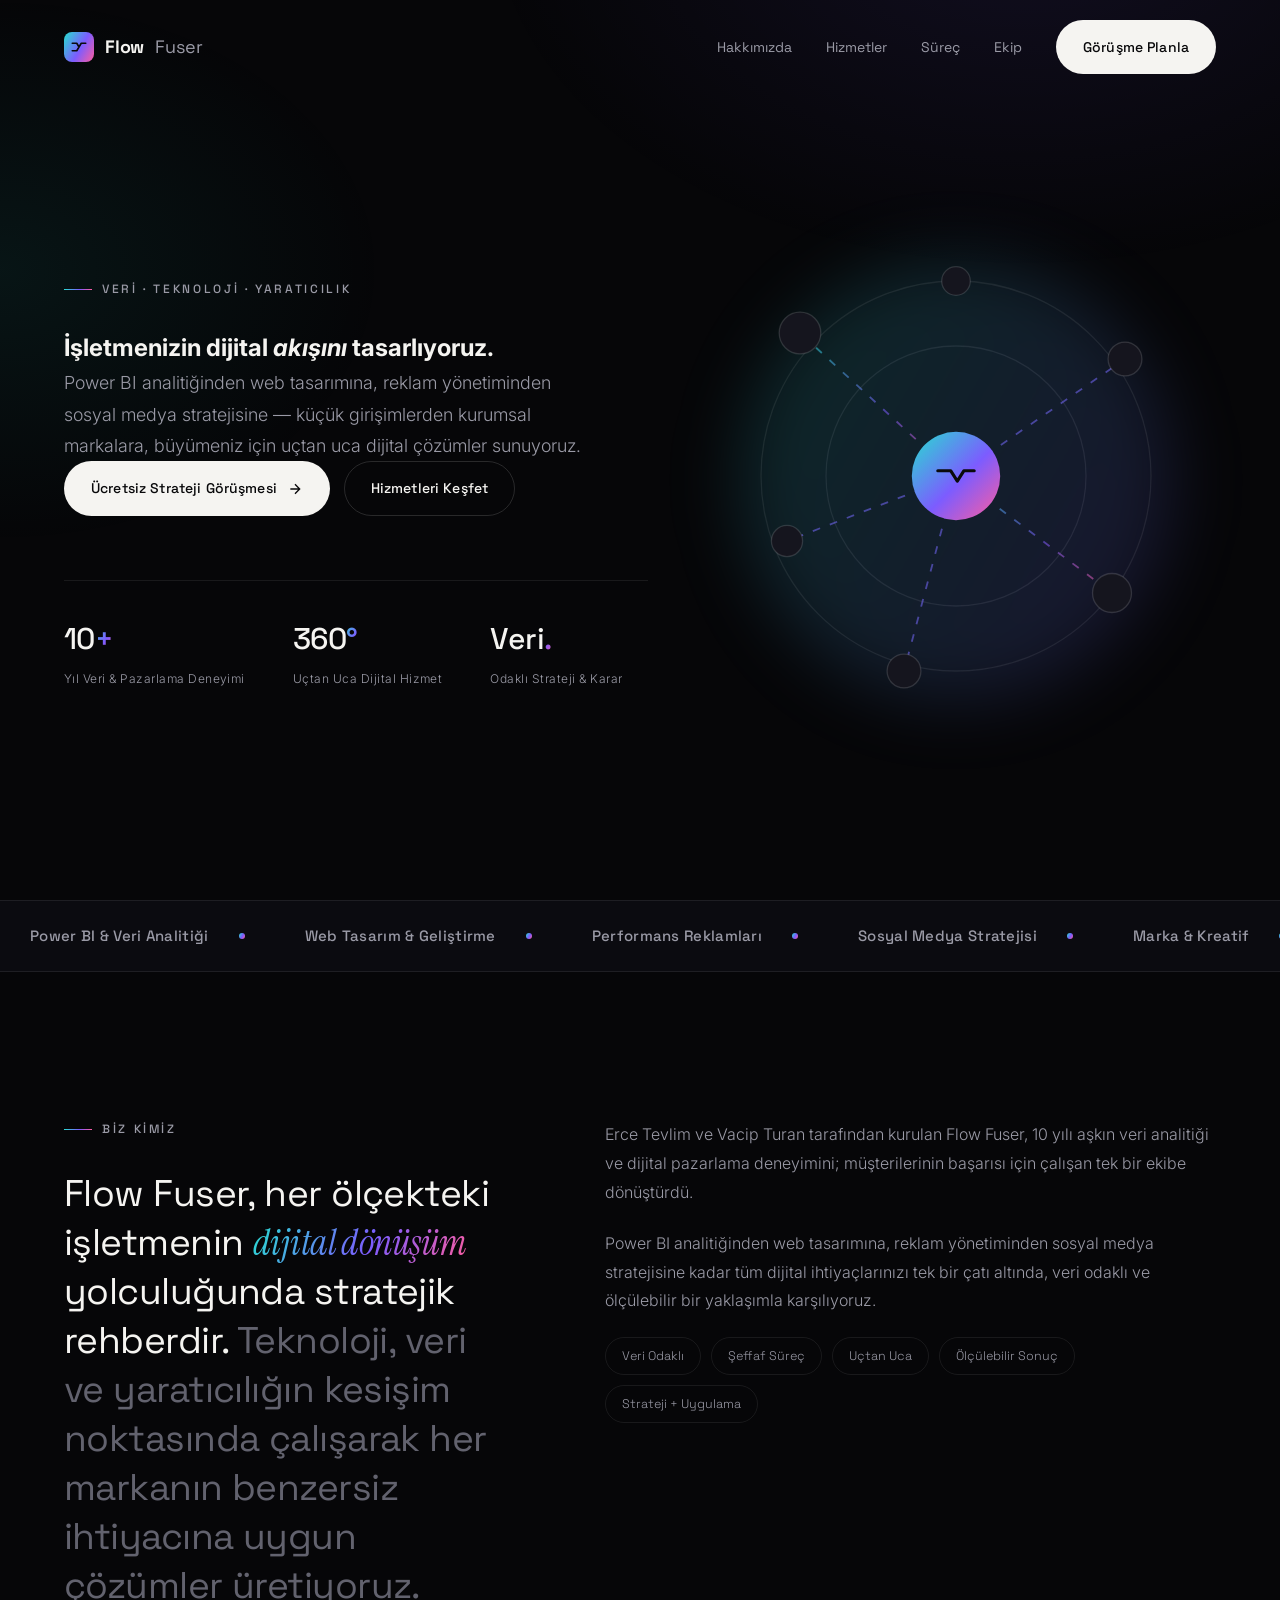
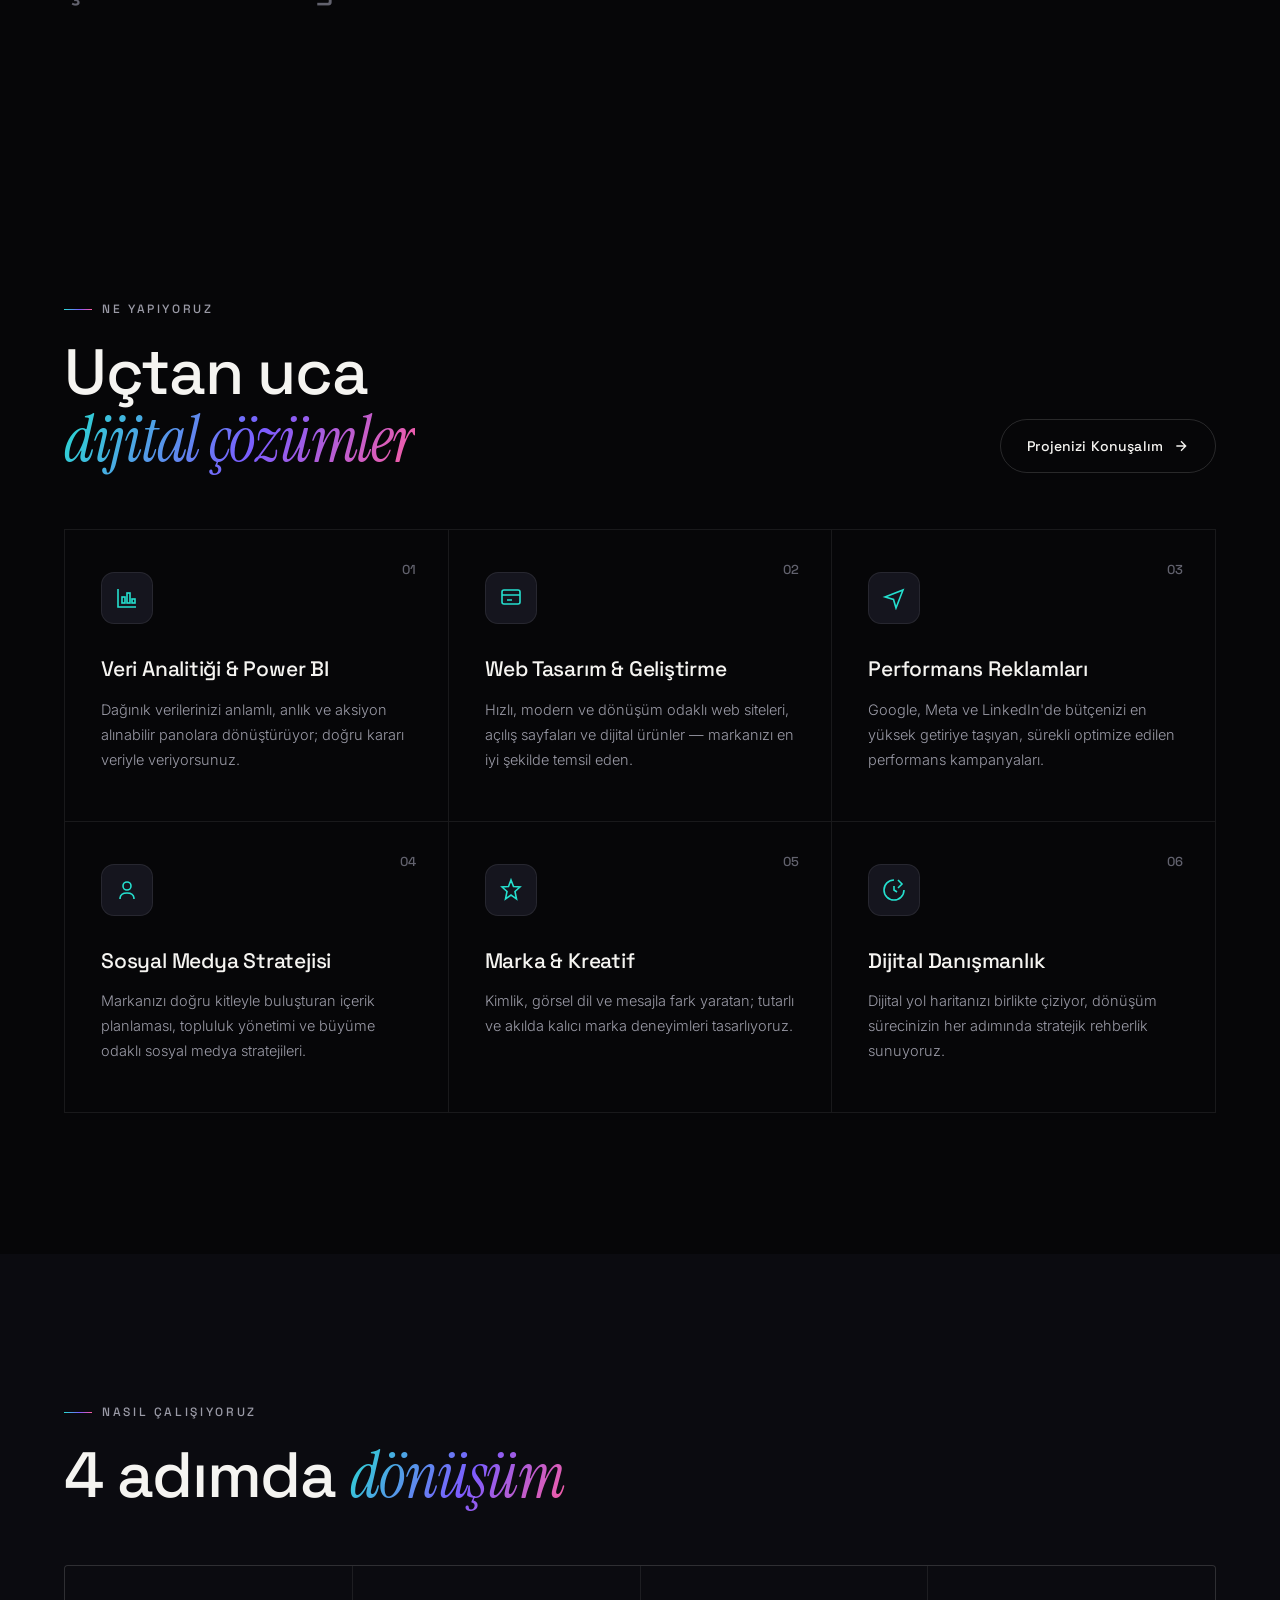
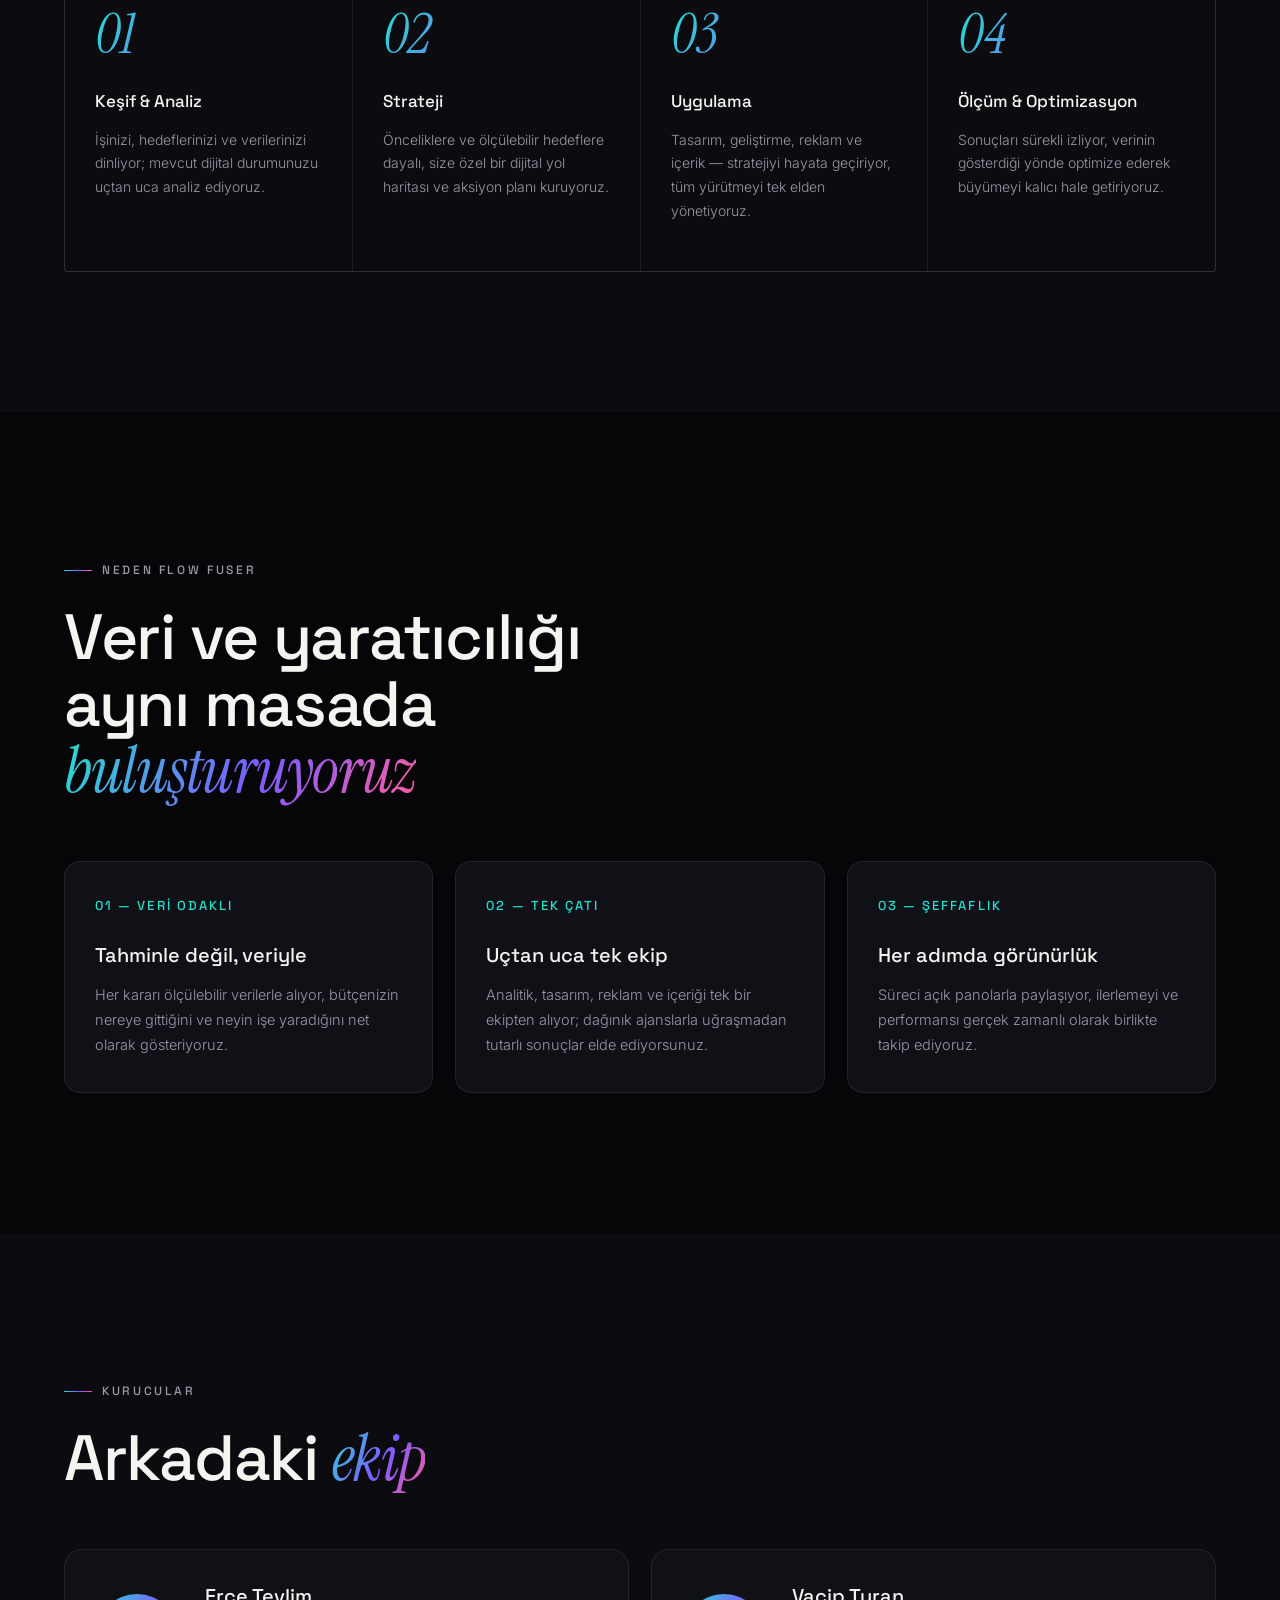
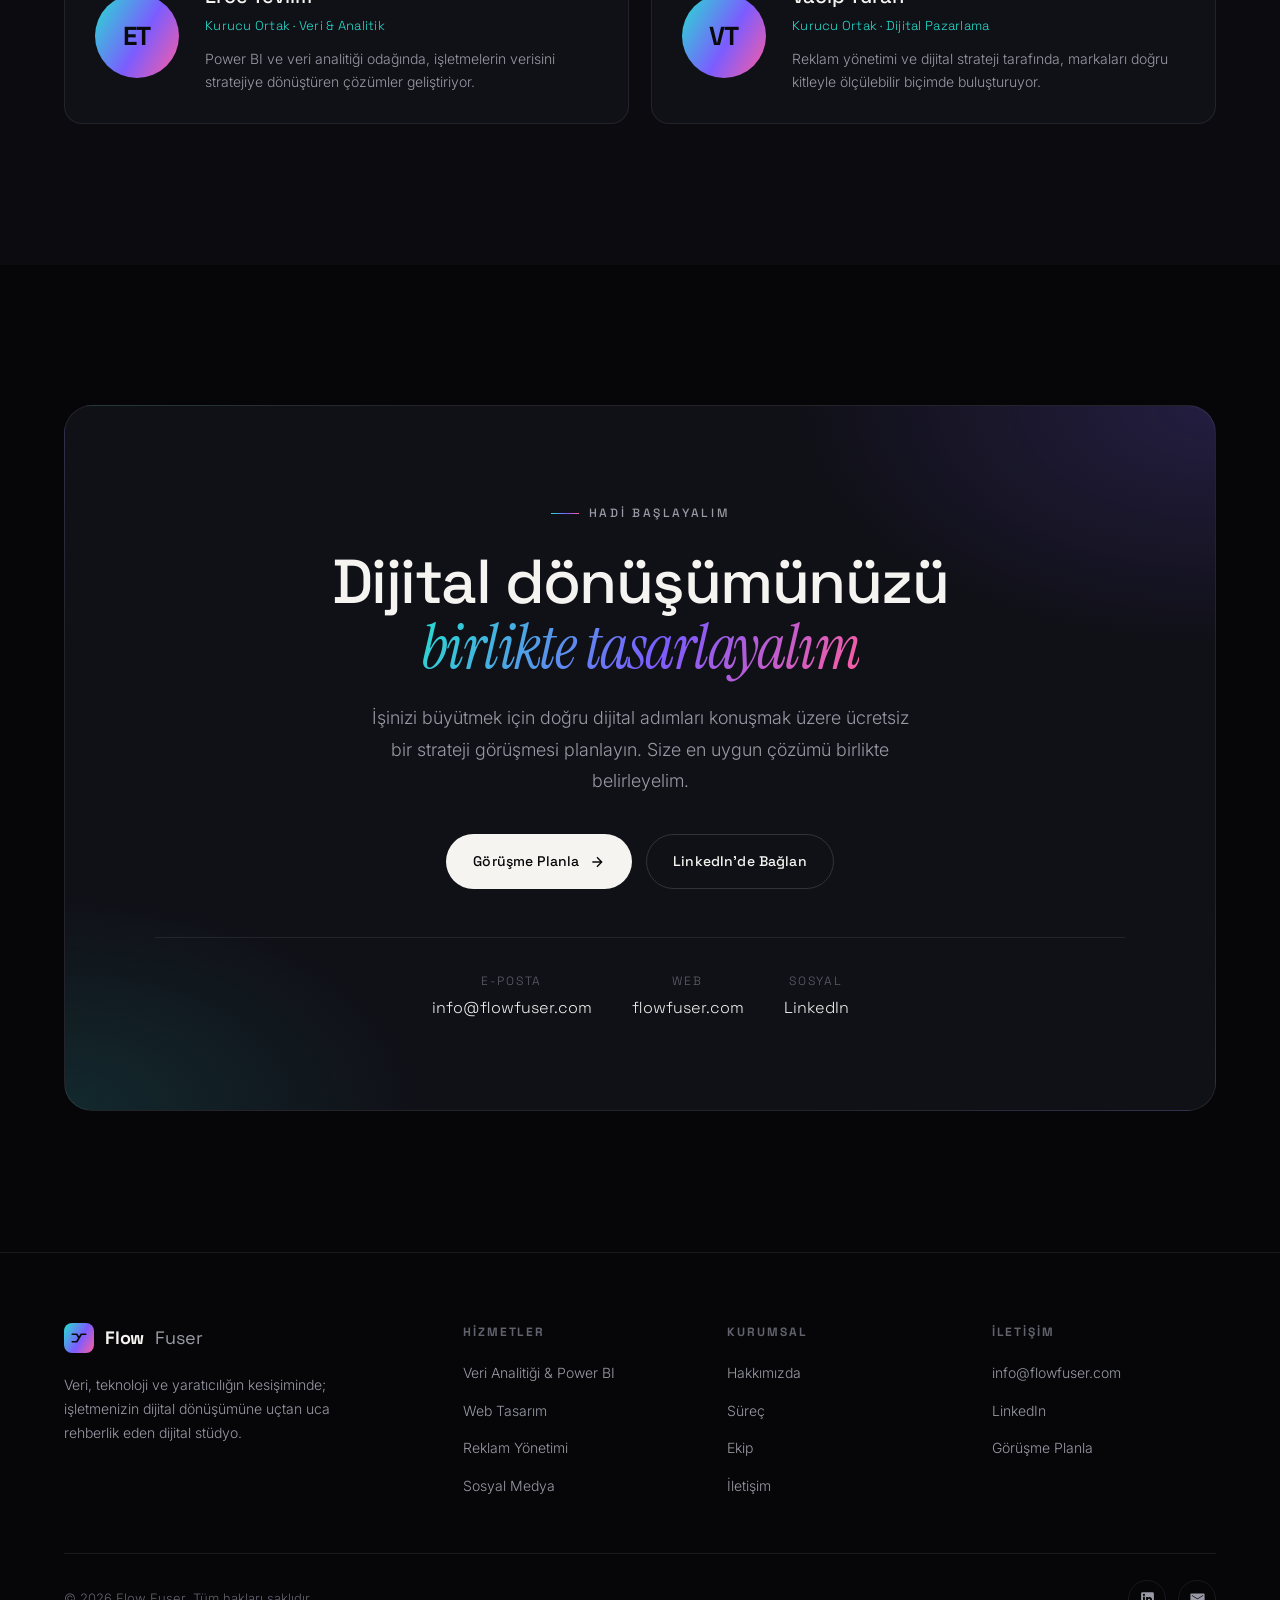
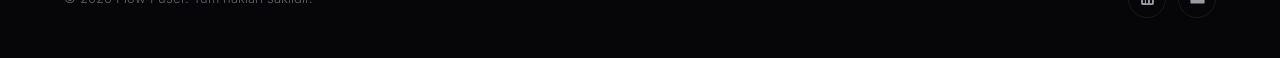
<file: flowfuser/index.html>
<!DOCTYPE html>
<html lang="tr">
<head>
<meta charset="UTF-8">
<meta name="viewport" content="width=device-width, initial-scale=1.0">
<title>Flow Fuser — Dijital Dönüşüm Stüdyosu | Veri, Strateji ve Yaratıcılık</title>
<meta name="description" content="Flow Fuser; Power BI analitiği, web tasarımı, reklam yönetimi ve sosyal medya stratejisiyle işletmenizin dijital dönüşümüne uçtan uca rehberlik eden dijital stüdyo.">
<meta name="keywords" content="flow fuser, dijital dönüşüm, power bi, veri analitiği, web tasarım, reklam yönetimi, sosyal medya stratejisi, dijital pazarlama, dijital ajans">
<meta name="author" content="Flow Fuser">
<link rel="canonical" href="https://flowfuser.com/">

<!-- Open Graph -->
<meta property="og:type" content="website">
<meta property="og:title" content="Flow Fuser — Dijital Dönüşüm Stüdyosu">
<meta property="og:description" content="Veri, teknoloji ve yaratıcılığın kesişiminde uçtan uca dijital çözümler.">
<meta property="og:url" content="https://flowfuser.com/">
<meta property="og:locale" content="tr_TR">

<!-- Fonts -->
<link rel="preconnect" href="https://fonts.googleapis.com">
<link rel="preconnect" href="https://fonts.gstatic.com" crossorigin>
<link href="https://fonts.googleapis.com/css2?family=Space+Grotesk:wght@400;500;700&family=Inter:wght@300;400;500&family=Instrument+Serif:ital@0;1&display=swap" rel="stylesheet">

<link rel="stylesheet" href="styles.css">

<script type="application/ld+json">
{
  "@context": "https://schema.org",
  "@type": "Organization",
  "name": "Flow Fuser",
  "url": "https://flowfuser.com/",
  "description": "Dijital dönüşüm stüdyosu — veri analitiği, web tasarımı, reklam yönetimi ve sosyal medya stratejisi.",
  "founder": [
    { "@type": "Person", "name": "Erce Tevlim" },
    { "@type": "Person", "name": "Vacip Turan" }
  ],
  "sameAs": ["https://www.linkedin.com/company/flowfuser"]
}
</script>
</head>
<body>
<div class="wrap">

<!-- ═══════ NAV ═══════ -->
<nav id="nav">
  <a href="#hero" class="logo">
    <span class="logo-mark">
      <svg viewBox="0 0 24 24" fill="none" stroke="#0a0a0c" stroke-width="2.2" stroke-linecap="round" stroke-linejoin="round">
        <path d="M3 7h6l3 5 3-5h6M3 17h6l3-5"/>
      </svg>
    </span>
    Flow<span>Fuser</span>
  </a>
  <ul class="nav-links" id="navLinks">
    <li><a href="#about">Hakkımızda</a></li>
    <li><a href="#services">Hizmetler</a></li>
    <li><a href="#process">Süreç</a></li>
    <li><a href="#team">Ekip</a></li>
    <li><a href="#contact" class="btn btn-primary">Görüşme Planla</a></li>
  </ul>
  <button class="nav-toggle" id="navToggle" aria-label="Menü">
    <span></span><span></span><span></span>
  </button>
</nav>

<!-- ═══════ HERO ═══════ -->
<section id="hero">
  <div class="hero-text">
    <p class="eyebrow hero-eyebrow">Veri · Teknoloji · Yaratıcılık</p>
    <h1>
      <span>İşletmenizin</span>
      <span>dijital <em>akışını</em></span>
      <span>tasarlıyoruz.</span>
    </h1>
    <p class="lead">
      Power BI analitiğinden web tasarımına, reklam yönetiminden sosyal medya
      stratejisine — küçük girişimlerden kurumsal markalara, büyümeniz için
      uçtan uca dijital çözümler sunuyoruz.
    </p>
    <div class="hero-actions">
      <a href="#contact" class="btn btn-primary">
        Ücretsiz Strateji Görüşmesi
        <svg viewBox="0 0 24 24" fill="none" stroke="currentColor" stroke-width="2"><path d="M5 12h14M12 5l7 7-7 7"/></svg>
      </a>
      <a href="#services" class="btn btn-ghost">Hizmetleri Keşfet</a>
    </div>
    <div class="hero-stats">
      <div>
        <div class="num">10<em>+</em></div>
        <div class="lbl">Yıl Veri & Pazarlama Deneyimi</div>
      </div>
      <div>
        <div class="num">360<em>°</em></div>
        <div class="lbl">Uçtan Uca Dijital Hizmet</div>
      </div>
      <div>
        <div class="num">Veri<em>.</em></div>
        <div class="lbl">Odaklı Strateji & Karar</div>
      </div>
    </div>
  </div>

  <div class="hero-visual">
    <div class="hero-orb"></div>
    <svg viewBox="0 0 400 400" aria-hidden="true">
      <defs>
        <linearGradient id="fg" x1="0" y1="0" x2="1" y2="1">
          <stop offset="0" stop-color="#25e0cf"/>
          <stop offset="0.55" stop-color="#7c5cff"/>
          <stop offset="1" stop-color="#ff5d9e"/>
        </linearGradient>
      </defs>
      <circle class="flow-ring" cx="200" cy="200" r="150"/>
      <circle class="flow-ring" cx="200" cy="200" r="100"/>
      <!-- connecting flows -->
      <path class="flow-line" d="M200 200 L80 90"/>
      <path class="flow-line" d="M200 200 L330 110"/>
      <path class="flow-line" d="M200 200 L70 250"/>
      <path class="flow-line" d="M200 200 L320 290"/>
      <path class="flow-line" d="M200 200 L200 50"/>
      <path class="flow-line" d="M200 200 L160 350"/>
      <!-- outer nodes -->
      <g class="flow-node"><circle cx="80" cy="90" r="16"/></g>
      <g class="flow-node"><circle cx="330" cy="110" r="13"/></g>
      <g class="flow-node"><circle cx="70" cy="250" r="12"/></g>
      <g class="flow-node"><circle cx="320" cy="290" r="15"/></g>
      <g class="flow-node"><circle cx="200" cy="50" r="11"/></g>
      <g class="flow-node"><circle cx="160" cy="350" r="13"/></g>
      <!-- core -->
      <g class="flow-node"><circle class="core" cx="200" cy="200" r="34"/></g>
      <path d="M186 196h10l5 8 5-8h8" fill="none" stroke="#0a0a0c" stroke-width="2.4" stroke-linecap="round" stroke-linejoin="round"/>
    </svg>
  </div>
</section>

<!-- ═══════ MARQUEE ═══════ -->
<div class="marquee">
  <div class="marquee-track" id="marquee">
    <span>Power BI &amp; Veri Analitiği</span>
    <span>Web Tasarım &amp; Geliştirme</span>
    <span>Performans Reklamları</span>
    <span>Sosyal Medya Stratejisi</span>
    <span>Marka &amp; Kreatif</span>
    <span>Dijital Danışmanlık</span>
  </div>
</div>

<!-- ═══════ ABOUT ═══════ -->
<section id="about" class="pad-y">
  <div class="container">
    <div class="reveal">
      <p class="eyebrow" style="margin-bottom:30px;">Biz Kimiz</p>
      <p class="big">
        Flow Fuser, her ölçekteki işletmenin <em>dijital dönüşüm</em>
        yolculuğunda stratejik rehberdir. <span class="dim">Teknoloji, veri ve
        yaratıcılığın kesişim noktasında çalışarak her markanın benzersiz
        ihtiyacına uygun çözümler üretiyoruz.</span>
      </p>
    </div>
    <div class="about-side reveal">
      <p>
        Erce Tevlim ve Vacip Turan tarafından kurulan Flow Fuser, 10 yılı aşkın
        veri analitiği ve dijital pazarlama deneyimini; müşterilerinin başarısı
        için çalışan tek bir ekibe dönüştürdü.
      </p>
      <p>
        Power BI analitiğinden web tasarımına, reklam yönetiminden sosyal medya
        stratejisine kadar tüm dijital ihtiyaçlarınızı tek bir çatı altında,
        veri odaklı ve ölçülebilir bir yaklaşımla karşılıyoruz.
      </p>
      <div class="about-tags">
        <span>Veri Odaklı</span>
        <span>Şeffaf Süreç</span>
        <span>Uçtan Uca</span>
        <span>Ölçülebilir Sonuç</span>
        <span>Strateji + Uygulama</span>
      </div>
    </div>
  </div>
</section>

<!-- ═══════ SERVICES ═══════ -->
<section id="services" class="pad-y">
  <div class="container">
    <div class="sec-head">
      <div class="reveal">
        <p class="eyebrow">Ne Yapıyoruz</p>
        <h2 class="section-title">Uçtan uca<br><em>dijital çözümler</em></h2>
      </div>
      <a href="#contact" class="btn btn-ghost reveal">Projenizi Konuşalım
        <svg viewBox="0 0 24 24" fill="none" stroke="currentColor" stroke-width="2"><path d="M5 12h14M12 5l7 7-7 7"/></svg>
      </a>
    </div>

    <div class="services-grid reveal">
      <article class="service">
        <span class="num">01</span>
        <div class="ico"><svg viewBox="0 0 24 24"><path d="M3 3v18h18"/><rect x="7" y="11" width="3" height="6"/><rect x="12" y="7" width="3" height="10"/><rect x="17" y="13" width="3" height="4"/></svg></div>
        <h3>Veri Analitiği &amp; Power BI</h3>
        <p>Dağınık verilerinizi anlamlı, anlık ve aksiyon alınabilir panolara dönüştürüyor; doğru kararı veriyle veriyorsunuz.</p>
      </article>

      <article class="service">
        <span class="num">02</span>
        <div class="ico"><svg viewBox="0 0 24 24"><rect x="3" y="4" width="18" height="14" rx="2"/><path d="M3 9h18M8 14h5"/></svg></div>
        <h3>Web Tasarım &amp; Geliştirme</h3>
        <p>Hızlı, modern ve dönüşüm odaklı web siteleri, açılış sayfaları ve dijital ürünler — markanızı en iyi şekilde temsil eden.</p>
      </article>

      <article class="service">
        <span class="num">03</span>
        <div class="ico"><svg viewBox="0 0 24 24"><path d="M3 11l18-7-7 18-2.5-8.5L3 11z"/></svg></div>
        <h3>Performans Reklamları</h3>
        <p>Google, Meta ve LinkedIn'de bütçenizi en yüksek getiriye taşıyan, sürekli optimize edilen performans kampanyaları.</p>
      </article>

      <article class="service">
        <span class="num">04</span>
        <div class="ico"><svg viewBox="0 0 24 24"><circle cx="12" cy="8" r="4"/><path d="M5 21c0-4 3-6 7-6s7 2 7 6"/></svg></div>
        <h3>Sosyal Medya Stratejisi</h3>
        <p>Markanızı doğru kitleyle buluşturan içerik planlaması, topluluk yönetimi ve büyüme odaklı sosyal medya stratejileri.</p>
      </article>

      <article class="service">
        <span class="num">05</span>
        <div class="ico"><svg viewBox="0 0 24 24"><path d="M12 2l2.5 6.5L21 9l-5 4.5L17.5 21 12 17l-5.5 4L8 13.5 3 9l6.5-.5z"/></svg></div>
        <h3>Marka &amp; Kreatif</h3>
        <p>Kimlik, görsel dil ve mesajla fark yaratan; tutarlı ve akılda kalıcı marka deneyimleri tasarlıyoruz.</p>
      </article>

      <article class="service">
        <span class="num">06</span>
        <div class="ico"><svg viewBox="0 0 24 24"><path d="M12 2a10 10 0 1010 10"/><path d="M12 8v4l3 2"/><path d="M16 2l4 4-4 4"/></svg></div>
        <h3>Dijital Danışmanlık</h3>
        <p>Dijital yol haritanızı birlikte çiziyor, dönüşüm sürecinizin her adımında stratejik rehberlik sunuyoruz.</p>
      </article>
    </div>
  </div>
</section>

<!-- ═══════ PROCESS ═══════ -->
<section id="process" class="pad-y">
  <div class="container">
    <div class="sec-head" style="justify-content:flex-start;flex-direction:column;align-items:flex-start;">
      <div class="reveal">
        <p class="eyebrow">Nasıl Çalışıyoruz</p>
        <h2 class="section-title">4 adımda <em>dönüşüm</em></h2>
      </div>
    </div>

    <div class="process-grid reveal">
      <div class="step">
        <span class="step-n">01</span>
        <h4>Keşif &amp; Analiz</h4>
        <p>İşinizi, hedeflerinizi ve verilerinizi dinliyor; mevcut dijital durumunuzu uçtan uca analiz ediyoruz.</p>
      </div>
      <div class="step">
        <span class="step-n">02</span>
        <h4>Strateji</h4>
        <p>Önceliklere ve ölçülebilir hedeflere dayalı, size özel bir dijital yol haritası ve aksiyon planı kuruyoruz.</p>
      </div>
      <div class="step">
        <span class="step-n">03</span>
        <h4>Uygulama</h4>
        <p>Tasarım, geliştirme, reklam ve içerik — stratejiyi hayata geçiriyor, tüm yürütmeyi tek elden yönetiyoruz.</p>
      </div>
      <div class="step">
        <span class="step-n">04</span>
        <h4>Ölçüm &amp; Optimizasyon</h4>
        <p>Sonuçları sürekli izliyor, verinin gösterdiği yönde optimize ederek büyümeyi kalıcı hale getiriyoruz.</p>
      </div>
    </div>
  </div>
</section>

<!-- ═══════ WHY / PILLARS ═══════ -->
<section id="why" class="pad-y">
  <div class="container">
    <div class="reveal" style="max-width:680px;">
      <p class="eyebrow" style="margin-bottom:24px;">Neden Flow Fuser</p>
      <h2 class="section-title">Veri ve yaratıcılığı<br>aynı masada <em>buluşturuyoruz</em></h2>
    </div>
    <div class="pillars">
      <div class="pillar reveal">
        <div class="p-ico">01 — Veri Odaklı</div>
        <h4>Tahminle değil, veriyle</h4>
        <p>Her kararı ölçülebilir verilerle alıyor, bütçenizin nereye gittiğini ve neyin işe yaradığını net olarak gösteriyoruz.</p>
      </div>
      <div class="pillar reveal">
        <div class="p-ico">02 — Tek Çatı</div>
        <h4>Uçtan uca tek ekip</h4>
        <p>Analitik, tasarım, reklam ve içeriği tek bir ekipten alıyor; dağınık ajanslarla uğraşmadan tutarlı sonuçlar elde ediyorsunuz.</p>
      </div>
      <div class="pillar reveal">
        <div class="p-ico">03 — Şeffaflık</div>
        <h4>Her adımda görünürlük</h4>
        <p>Süreci açık panolarla paylaşıyor, ilerlemeyi ve performansı gerçek zamanlı olarak birlikte takip ediyoruz.</p>
      </div>
    </div>
  </div>
</section>

<!-- ═══════ TEAM ═══════ -->
<section id="team" class="pad-y">
  <div class="container">
    <div class="reveal" style="max-width:620px;">
      <p class="eyebrow" style="margin-bottom:24px;">Kurucular</p>
      <h2 class="section-title">Arkadaki <em>ekip</em></h2>
    </div>
    <div class="team-grid">
      <div class="member reveal">
        <div class="avatar">ET</div>
        <div>
          <h4>Erce Tevlim</h4>
          <div class="role">Kurucu Ortak · Veri &amp; Analitik</div>
          <p>Power BI ve veri analitiği odağında, işletmelerin verisini stratejiye dönüştüren çözümler geliştiriyor.</p>
        </div>
      </div>
      <div class="member reveal">
        <div class="avatar">VT</div>
        <div>
          <h4>Vacip Turan</h4>
          <div class="role">Kurucu Ortak · Dijital Pazarlama</div>
          <p>Reklam yönetimi ve dijital strateji tarafında, markaları doğru kitleyle ölçülebilir biçimde buluşturuyor.</p>
        </div>
      </div>
    </div>
  </div>
</section>

<!-- ═══════ CONTACT / CTA ═══════ -->
<section id="contact" class="pad-y">
  <div class="container">
    <div class="cta-box reveal">
      <p class="eyebrow">Hadi Başlayalım</p>
      <h2>Dijital dönüşümünüzü<br><em>birlikte tasarlayalım</em></h2>
      <p class="lead">
        İşinizi büyütmek için doğru dijital adımları konuşmak üzere ücretsiz bir
        strateji görüşmesi planlayın. Size en uygun çözümü birlikte belirleyelim.
      </p>
      <div class="cta-actions">
        <a href="mailto:info@flowfuser.com?subject=Strateji%20Görüşmesi%20Talebi" class="btn btn-primary">
          Görüşme Planla
          <svg viewBox="0 0 24 24" fill="none" stroke="currentColor" stroke-width="2"><path d="M5 12h14M12 5l7 7-7 7"/></svg>
        </a>
        <a href="https://www.linkedin.com/company/flowfuser" target="_blank" rel="noopener" class="btn btn-ghost">LinkedIn'de Bağlan</a>
      </div>
      <div class="cta-mini">
        <a href="mailto:info@flowfuser.com">
          <span class="k">E-posta</span>
          <span class="v">info@flowfuser.com</span>
        </a>
        <a href="https://flowfuser.com" target="_blank" rel="noopener">
          <span class="k">Web</span>
          <span class="v">flowfuser.com</span>
        </a>
        <a href="https://www.linkedin.com/company/flowfuser" target="_blank" rel="noopener">
          <span class="k">Sosyal</span>
          <span class="v">LinkedIn</span>
        </a>
      </div>
    </div>
  </div>
</section>

<!-- ═══════ FOOTER ═══════ -->
<footer>
  <div class="footer-top">
    <div class="footer-brand">
      <a href="#hero" class="logo">
        <span class="logo-mark">
          <svg viewBox="0 0 24 24" fill="none" stroke="#0a0a0c" stroke-width="2.2" stroke-linecap="round" stroke-linejoin="round"><path d="M3 7h6l3 5 3-5h6M3 17h6l3-5"/></svg>
        </span>
        Flow<span>Fuser</span>
      </a>
      <p>Veri, teknoloji ve yaratıcılığın kesişiminde; işletmenizin dijital dönüşümüne uçtan uca rehberlik eden dijital stüdyo.</p>
    </div>
    <div class="footer-col">
      <h5>Hizmetler</h5>
      <ul>
        <li><a href="#services">Veri Analitiği &amp; Power BI</a></li>
        <li><a href="#services">Web Tasarım</a></li>
        <li><a href="#services">Reklam Yönetimi</a></li>
        <li><a href="#services">Sosyal Medya</a></li>
      </ul>
    </div>
    <div class="footer-col">
      <h5>Kurumsal</h5>
      <ul>
        <li><a href="#about">Hakkımızda</a></li>
        <li><a href="#process">Süreç</a></li>
        <li><a href="#team">Ekip</a></li>
        <li><a href="#contact">İletişim</a></li>
      </ul>
    </div>
    <div class="footer-col">
      <h5>İletişim</h5>
      <ul>
        <li><a href="mailto:info@flowfuser.com">info@flowfuser.com</a></li>
        <li><a href="https://www.linkedin.com/company/flowfuser" target="_blank" rel="noopener">LinkedIn</a></li>
        <li><a href="#contact">Görüşme Planla</a></li>
      </ul>
    </div>
  </div>
  <div class="footer-bottom">
    <p>© 2026 Flow Fuser. Tüm hakları saklıdır.</p>
    <div class="socials">
      <a href="https://www.linkedin.com/company/flowfuser" target="_blank" rel="noopener" aria-label="LinkedIn">
        <svg viewBox="0 0 24 24"><path d="M19 3a2 2 0 012 2v14a2 2 0 01-2 2H5a2 2 0 01-2-2V5a2 2 0 012-2h14zM8.34 18.34V9.66H5.67v8.68h2.67zM7 8.5a1.55 1.55 0 100-3.1 1.55 1.55 0 000 3.1zm11.34 9.84v-4.76c0-2.55-1.36-3.74-3.18-3.74-1.47 0-2.13.81-2.5 1.38v-1.19h-2.67c.04.75 0 8.68 0 8.68h2.67v-4.85c0-.24.02-.48.09-.65.19-.48.63-.97 1.37-.97.97 0 1.36.74 1.36 1.82v4.65h2.66z"/></svg>
      </a>
      <a href="mailto:info@flowfuser.com" aria-label="E-posta">
        <svg viewBox="0 0 24 24"><path d="M3 5h18a1 1 0 011 1v12a1 1 0 01-1 1H3a1 1 0 01-1-1V6a1 1 0 011-1zm9 7L4 7v1l8 5 8-5V7l-8 5z"/></svg>
      </a>
    </div>
  </div>
</footer>

</div>
<script src="main.js"></script>
</body>
</html>
</file>
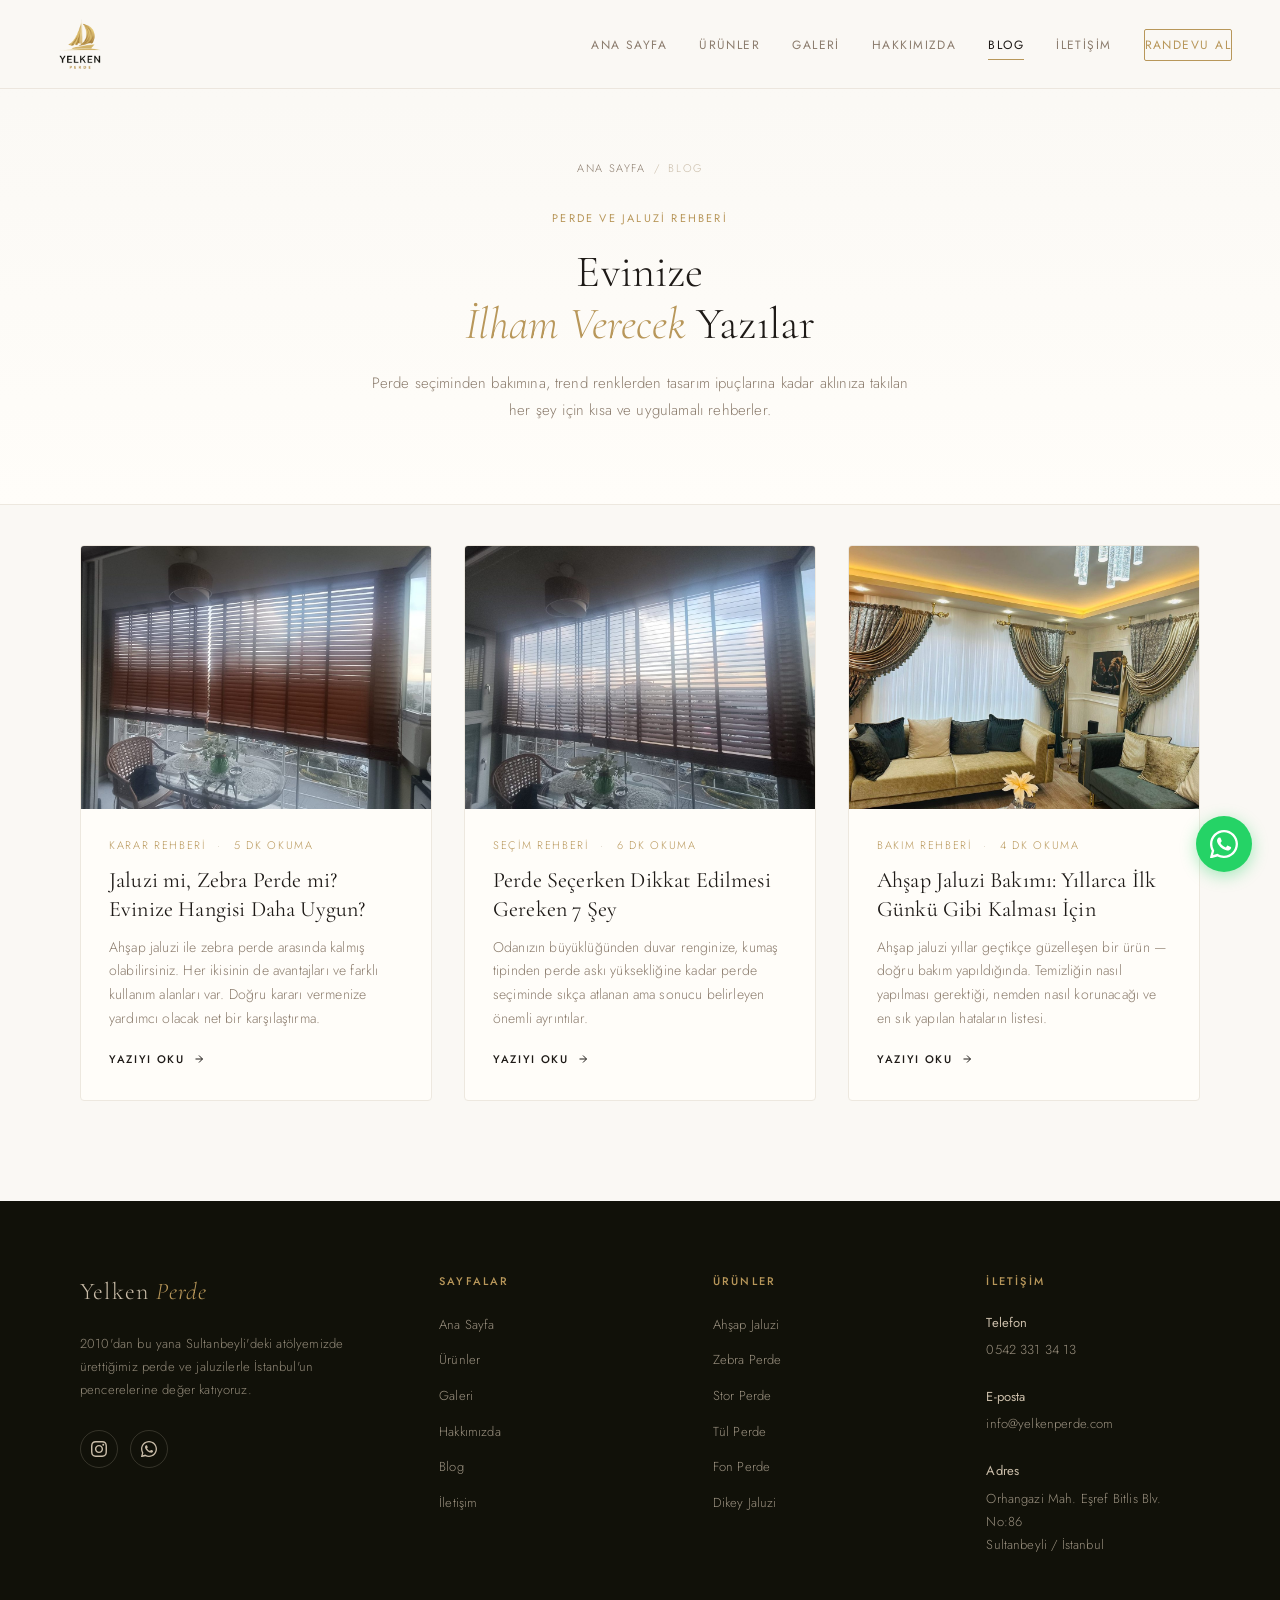
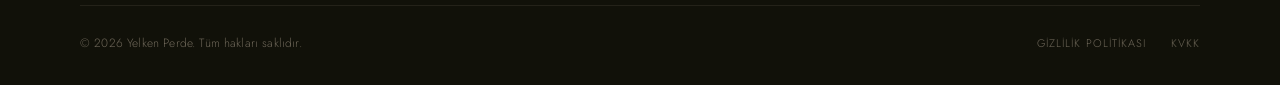
<file: blog.html>
<!DOCTYPE html>
<html lang="tr">
<head>
<meta charset="UTF-8">
<meta name="viewport" content="width=device-width, initial-scale=1.0">
<title>Blog — Yelken Perde | Perde ve Jaluzi Rehberleri</title>
<meta name="description" content="Perde seçiminden bakımına, tasarım ipuçlarından güncel trendlere kadar her şey Yelken Perde blogunda.">
<link rel="canonical" href="https://yelkenperde.com/blog.html">
<link rel="icon" type="image/png" href="images/favicon.png">
<link rel="preconnect" href="https://fonts.googleapis.com">
<link rel="preconnect" href="https://fonts.gstatic.com" crossorigin>
<link href="https://fonts.googleapis.com/css2?family=Cormorant+Garamond:ital,wght@0,300;0,400;0,500;1,300;1,400&family=Jost:wght@300;400;500&display=swap" rel="stylesheet">
<link rel="stylesheet" href="styles.css">

<style>
  .blog-list {
    padding: 40px 80px 100px;
    background: var(--cream);
  }

  .blog-grid {
    display: grid;
    grid-template-columns: repeat(3, 1fr);
    gap: 32px;
    max-width: 1400px;
    margin: 0 auto;
  }

  .blog-card {
    display: flex;
    flex-direction: column;
    background: var(--warm-white);
    border-radius: 4px;
    overflow: hidden;
    transition: all 0.4s;
    border: 1px solid var(--linen);
  }

  .blog-card:hover {
    transform: translateY(-6px);
    box-shadow: var(--shadow-lg);
    border-color: transparent;
  }

  .blog-card-image {
    aspect-ratio: 4/3;
    overflow: hidden;
    background: var(--linen);
  }

  .blog-card-image img {
    width: 100%; height: 100%; object-fit: cover;
    transition: transform 0.8s;
  }

  .blog-card:hover .blog-card-image img { transform: scale(1.05); }

  .blog-card-body {
    padding: 28px 28px 32px;
    display: flex;
    flex-direction: column;
    gap: 12px;
    flex: 1;
  }

  .blog-card-meta {
    display: flex;
    gap: 12px;
    align-items: center;
    font-size: 11px;
    letter-spacing: 0.15em;
    text-transform: uppercase;
    color: var(--gold);
  }

  .blog-card-meta span { color: var(--sand); }

  .blog-card-title {
    font-family: var(--serif);
    font-size: 22px;
    font-weight: 400;
    line-height: 1.3;
    color: var(--charcoal);
    transition: color 0.3s;
  }

  .blog-card:hover .blog-card-title { color: var(--gold); }

  .blog-card-excerpt {
    font-size: 14px;
    font-weight: 300;
    line-height: 1.7;
    color: var(--stone);
    flex: 1;
  }

  .blog-card-readmore {
    font-size: 11px;
    font-weight: 500;
    letter-spacing: 0.15em;
    text-transform: uppercase;
    color: var(--charcoal);
    display: inline-flex;
    gap: 8px;
    align-items: center;
    margin-top: 8px;
    transition: color 0.3s, gap 0.3s;
  }

  .blog-card:hover .blog-card-readmore {
    color: var(--gold);
    gap: 12px;
  }

  @media (max-width: 1024px) {
    .blog-grid { grid-template-columns: 1fr 1fr; gap: 24px; }
  }

  @media (max-width: 700px) {
    .blog-list { padding: 32px 24px 64px; }
    .blog-grid { grid-template-columns: 1fr; gap: 20px; }
    .blog-card-body { padding: 24px; }
    .blog-card-title { font-size: 20px; }
  }
</style>
</head>
<body>

<!-- NAV -->
<nav id="navbar">
  <a href="index.html" class="nav-logo">
    <img src="images/logo-nav.png" alt="Yelken Perde">
  </a>
  <ul class="nav-links" id="navLinks">
    <li><a href="index.html">Ana Sayfa</a></li>
    <li><a href="urunler.html">Ürünler</a></li>
    <li><a href="galeri.html">Galeri</a></li>
    <li><a href="hakkimizda.html">Hakkımızda</a></li>
    <li><a href="blog.html" class="active">Blog</a></li>
    <li><a href="iletisim.html">İletişim</a></li>
    <li><a href="https://wa.me/905423313413?text=Merhaba,%20ücretsiz%20ölçüm%20randevusu%20almak%20istiyorum." class="nav-cta" target="_blank">Randevu Al</a></li>
  </ul>
  <button class="nav-mobile-toggle" onclick="toggleMenu()" aria-label="Menü">
    <span></span><span></span><span></span>
  </button>
</nav>

<!-- PAGE HEADER -->
<header class="page-header">
  <div class="breadcrumb">
    <a href="index.html">Ana Sayfa</a>
    <span>/</span>
    <span>Blog</span>
  </div>
  <p class="section-eyebrow">Perde ve Jaluzi Rehberi</p>
  <h1 class="section-title">Evinize<br><em>İlham Verecek</em> Yazılar</h1>
  <p class="section-desc">
    Perde seçiminden bakımına, trend renklerden tasarım ipuçlarına kadar aklınıza takılan her şey için kısa ve uygulamalı rehberler.
  </p>
</header>

<!-- BLOG LİSTESİ -->
<section class="blog-list">
  <div class="blog-grid">

    <a href="blog/jaluzi-mi-zebra-perde-mi.html" class="blog-card reveal">
      <div class="blog-card-image">
        <img src="images/projects/ahsap-jaluzi-manzaral-kahve.jpg" alt="Jaluzi mi zebra perde mi" loading="lazy">
      </div>
      <div class="blog-card-body">
        <div class="blog-card-meta">
          Karar Rehberi <span>·</span> 5 dk okuma
        </div>
        <h2 class="blog-card-title">Jaluzi mi, Zebra Perde mi? Evinize Hangisi Daha Uygun?</h2>
        <p class="blog-card-excerpt">
          Ahşap jaluzi ile zebra perde arasında kalmış olabilirsiniz. Her ikisinin de avantajları ve farklı kullanım alanları var. Doğru kararı vermenize yardımcı olacak net bir karşılaştırma.
        </p>
        <span class="blog-card-readmore">
          Yazıyı Oku
          <svg width="12" height="12" viewBox="0 0 24 24" fill="none" stroke="currentColor" stroke-width="2"><path d="M5 12h14M12 5l7 7-7 7"/></svg>
        </span>
      </div>
    </a>

    <a href="blog/perde-secerken-dikkat.html" class="blog-card reveal">
      <div class="blog-card-image">
        <img src="images/projects/modern-salon-krem-bej.jpg" alt="Perde seçerken dikkat" loading="lazy">
      </div>
      <div class="blog-card-body">
        <div class="blog-card-meta">
          Seçim Rehberi <span>·</span> 6 dk okuma
        </div>
        <h2 class="blog-card-title">Perde Seçerken Dikkat Edilmesi Gereken 7 Şey</h2>
        <p class="blog-card-excerpt">
          Odanızın büyüklüğünden duvar renginize, kumaş tipinden perde askı yüksekliğine kadar perde seçiminde sıkça atlanan ama sonucu belirleyen önemli ayrıntılar.
        </p>
        <span class="blog-card-readmore">
          Yazıyı Oku
          <svg width="12" height="12" viewBox="0 0 24 24" fill="none" stroke="currentColor" stroke-width="2"><path d="M5 12h14M12 5l7 7-7 7"/></svg>
        </span>
      </div>
    </a>

    <a href="blog/ahsap-jaluzi-bakimi.html" class="blog-card reveal">
      <div class="blog-card-image">
        <img src="images/projects/kahverengi-ahsap-jalusi-fon.jpg" alt="Ahşap jaluzi bakımı" loading="lazy">
      </div>
      <div class="blog-card-body">
        <div class="blog-card-meta">
          Bakım Rehberi <span>·</span> 4 dk okuma
        </div>
        <h2 class="blog-card-title">Ahşap Jaluzi Bakımı: Yıllarca İlk Günkü Gibi Kalması İçin</h2>
        <p class="blog-card-excerpt">
          Ahşap jaluzi yıllar geçtikçe güzelleşen bir ürün — doğru bakım yapıldığında. Temizliğin nasıl yapılması gerektiği, nemden nasıl korunacağı ve en sık yapılan hataların listesi.
        </p>
        <span class="blog-card-readmore">
          Yazıyı Oku
          <svg width="12" height="12" viewBox="0 0 24 24" fill="none" stroke="currentColor" stroke-width="2"><path d="M5 12h14M12 5l7 7-7 7"/></svg>
        </span>
      </div>
    </a>

  </div>
</section>

<!-- FOOTER -->
<footer>
  <div class="footer-grid">
    <div>
      <div class="footer-brand-logo">Yelken <span>Perde</span></div>
      <p class="footer-brand-desc">2010'dan bu yana Sultanbeyli'deki atölyemizde ürettiğimiz perde ve jaluzilerle İstanbul'un pencerelerine değer katıyoruz.</p>
      <div class="footer-social">
        <a href="https://instagram.com/yelken.perde" target="_blank" aria-label="Instagram">
          <svg viewBox="0 0 24 24"><path d="M12 2.163c3.204 0 3.584.012 4.849.07 3.252.148 4.771 1.691 4.919 4.919.058 1.265.069 1.645.069 4.849 0 3.205-.012 3.584-.069 4.849-.149 3.225-1.664 4.771-4.919 4.919-1.266.058-1.644.07-4.849.07-3.204 0-3.584-.012-4.849-.07-3.26-.149-4.771-1.699-4.919-4.92-.058-1.265-.07-1.644-.07-4.849 0-3.204.013-3.583.07-4.849.149-3.227 1.664-4.771 4.919-4.919 1.266-.057 1.645-.069 4.849-.069zm0-2.163c-3.259 0-3.667.014-4.947.072-4.358.2-6.78 2.618-6.98 6.98-.059 1.281-.073 1.689-.073 4.948 0 3.259.014 3.668.072 4.948.2 4.358 2.618 6.78 6.98 6.98 1.281.058 1.689.072 4.948.072 3.259 0 3.668-.014 4.948-.072 4.354-.2 6.782-2.618 6.979-6.98.059-1.28.073-1.689.073-4.948 0-3.259-.014-3.667-.072-4.947-.196-4.354-2.617-6.78-6.979-6.98-1.281-.059-1.69-.073-4.949-.073zm0 5.838c-3.403 0-6.162 2.759-6.162 6.162s2.759 6.163 6.162 6.163 6.162-2.759 6.162-6.163c0-3.403-2.759-6.162-6.162-6.162zm0 10.162c-2.209 0-4-1.79-4-4 0-2.209 1.791-4 4-4s4 1.791 4 4c0 2.21-1.791 4-4 4zm6.406-11.845c-.796 0-1.441.645-1.441 1.44s.645 1.44 1.441 1.44c.795 0 1.439-.645 1.439-1.44s-.644-1.44-1.439-1.44z"/></svg>
        </a>
        <a href="https://wa.me/905423313413" target="_blank" aria-label="WhatsApp">
          <svg viewBox="0 0 24 24"><path d="M17.472 14.382c-.297-.149-1.758-.867-2.03-.967-.273-.099-.471-.148-.67.15-.197.297-.767.966-.94 1.164-.173.199-.347.223-.644.075-.297-.15-1.255-.463-2.39-1.475-.883-.788-1.48-1.761-1.653-2.059-.173-.297-.018-.458.13-.606.134-.133.298-.347.446-.52.149-.174.198-.298.298-.497.099-.198.05-.371-.025-.52-.075-.149-.669-1.612-.916-2.207-.242-.579-.487-.5-.669-.51-.173-.008-.371-.01-.57-.01-.198 0-.52.074-.792.372-.272.297-1.04 1.016-1.04 2.479 0 1.462 1.065 2.875 1.213 3.074.149.198 2.096 3.2 5.077 4.487.709.306 1.262.489 1.694.625.712.227 1.36.195 1.871.118.571-.085 1.758-.719 2.006-1.413.248-.694.248-1.289.173-1.413-.074-.124-.272-.198-.57-.347zM12 0C5.373 0 0 5.373 0 12c0 2.123.554 4.117 1.528 5.845L.057 23.286a.75.75 0 00.921.921l5.441-1.471A11.946 11.946 0 0012 24c6.627 0 12-5.373 12-12S18.627 0 12 0zm0 22c-1.89 0-3.66-.49-5.196-1.351l-.367-.213-3.805 1.029 1.029-3.805-.213-.367A9.955 9.955 0 012 12C2 6.477 6.477 2 12 2s10 4.477 10 10-4.477 10-10 10z"/></svg>
        </a>
      </div>
    </div>
    <div class="footer-col">
      <h4>Sayfalar</h4>
      <ul>
        <li><a href="index.html">Ana Sayfa</a></li>
        <li><a href="urunler.html">Ürünler</a></li>
        <li><a href="galeri.html">Galeri</a></li>
        <li><a href="hakkimizda.html">Hakkımızda</a></li>
        <li><a href="blog.html">Blog</a></li>
        <li><a href="iletisim.html">İletişim</a></li>
      </ul>
    </div>
    <div class="footer-col">
      <h4>Ürünler</h4>
      <ul>
        <li><a href="urunler.html#ahsap-jaluzi">Ahşap Jaluzi</a></li>
        <li><a href="urunler.html#zebra-perde">Zebra Perde</a></li>
        <li><a href="urunler.html#stor-perde">Stor Perde</a></li>
        <li><a href="urunler.html#tul-perde">Tül Perde</a></li>
        <li><a href="urunler.html#fon-perde">Fon Perde</a></li>
        <li><a href="urunler.html#dikey-jaluzi">Dikey Jaluzi</a></li>
      </ul>
    </div>
    <div class="footer-col">
      <h4>İletişim</h4>
      <div class="footer-contact">
        <strong>Telefon</strong>
        <a href="tel:+905423313413">0542 331 34 13</a><br><br>
        <strong>E-posta</strong>
        <a href="mailto:info@yelkenperde.com">info@yelkenperde.com</a><br><br>
        <strong>Adres</strong>
        Orhangazi Mah. Eşref Bitlis Blv. No:86<br>
        Sultanbeyli / İstanbul
      </div>
    </div>
  </div>
  <div class="footer-bottom">
    <p class="footer-copy">© 2026 Yelken Perde. Tüm hakları saklıdır.</p>
    <div class="footer-legal">
      <a href="#">Gizlilik Politikası</a>
      <a href="#">KVKK</a>
    </div>
  </div>
</footer>

<a href="https://wa.me/905423313413?text=Merhaba,%20bilgi%20almak%20istiyorum." class="whatsapp-float" target="_blank" aria-label="WhatsApp">
  <svg viewBox="0 0 24 24"><path d="M17.472 14.382c-.297-.149-1.758-.867-2.03-.967-.273-.099-.471-.148-.67.15-.197.297-.767.966-.94 1.164-.173.199-.347.223-.644.075-.297-.15-1.255-.463-2.39-1.475-.883-.788-1.48-1.761-1.653-2.059-.173-.297-.018-.458.13-.606.134-.133.298-.347.446-.52.149-.174.198-.298.298-.497.099-.198.05-.371-.025-.52-.075-.149-.669-1.612-.916-2.207-.242-.579-.487-.5-.669-.51-.173-.008-.371-.01-.57-.01-.198 0-.52.074-.792.372-.272.297-1.04 1.016-1.04 2.479 0 1.462 1.065 2.875 1.213 3.074.149.198 2.096 3.2 5.077 4.487.709.306 1.262.489 1.694.625.712.227 1.36.195 1.871.118.571-.085 1.758-.719 2.006-1.413.248-.694.248-1.289.173-1.413-.074-.124-.272-.198-.57-.347zM12 0C5.373 0 0 5.373 0 12c0 2.123.554 4.117 1.528 5.845L.057 23.286a.75.75 0 00.921.921l5.441-1.471A11.946 11.946 0 0012 24c6.627 0 12-5.373 12-12S18.627 0 12 0zm0 22c-1.89 0-3.66-.49-5.196-1.351l-.367-.213-3.805 1.029 1.029-3.805-.213-.367A9.955 9.955 0 012 12C2 6.477 6.477 2 12 2s10 4.477 10 10-4.477 10-10 10z"/></svg>
</a>

<script src="main.js"></script>
</body>
</html>
</file>
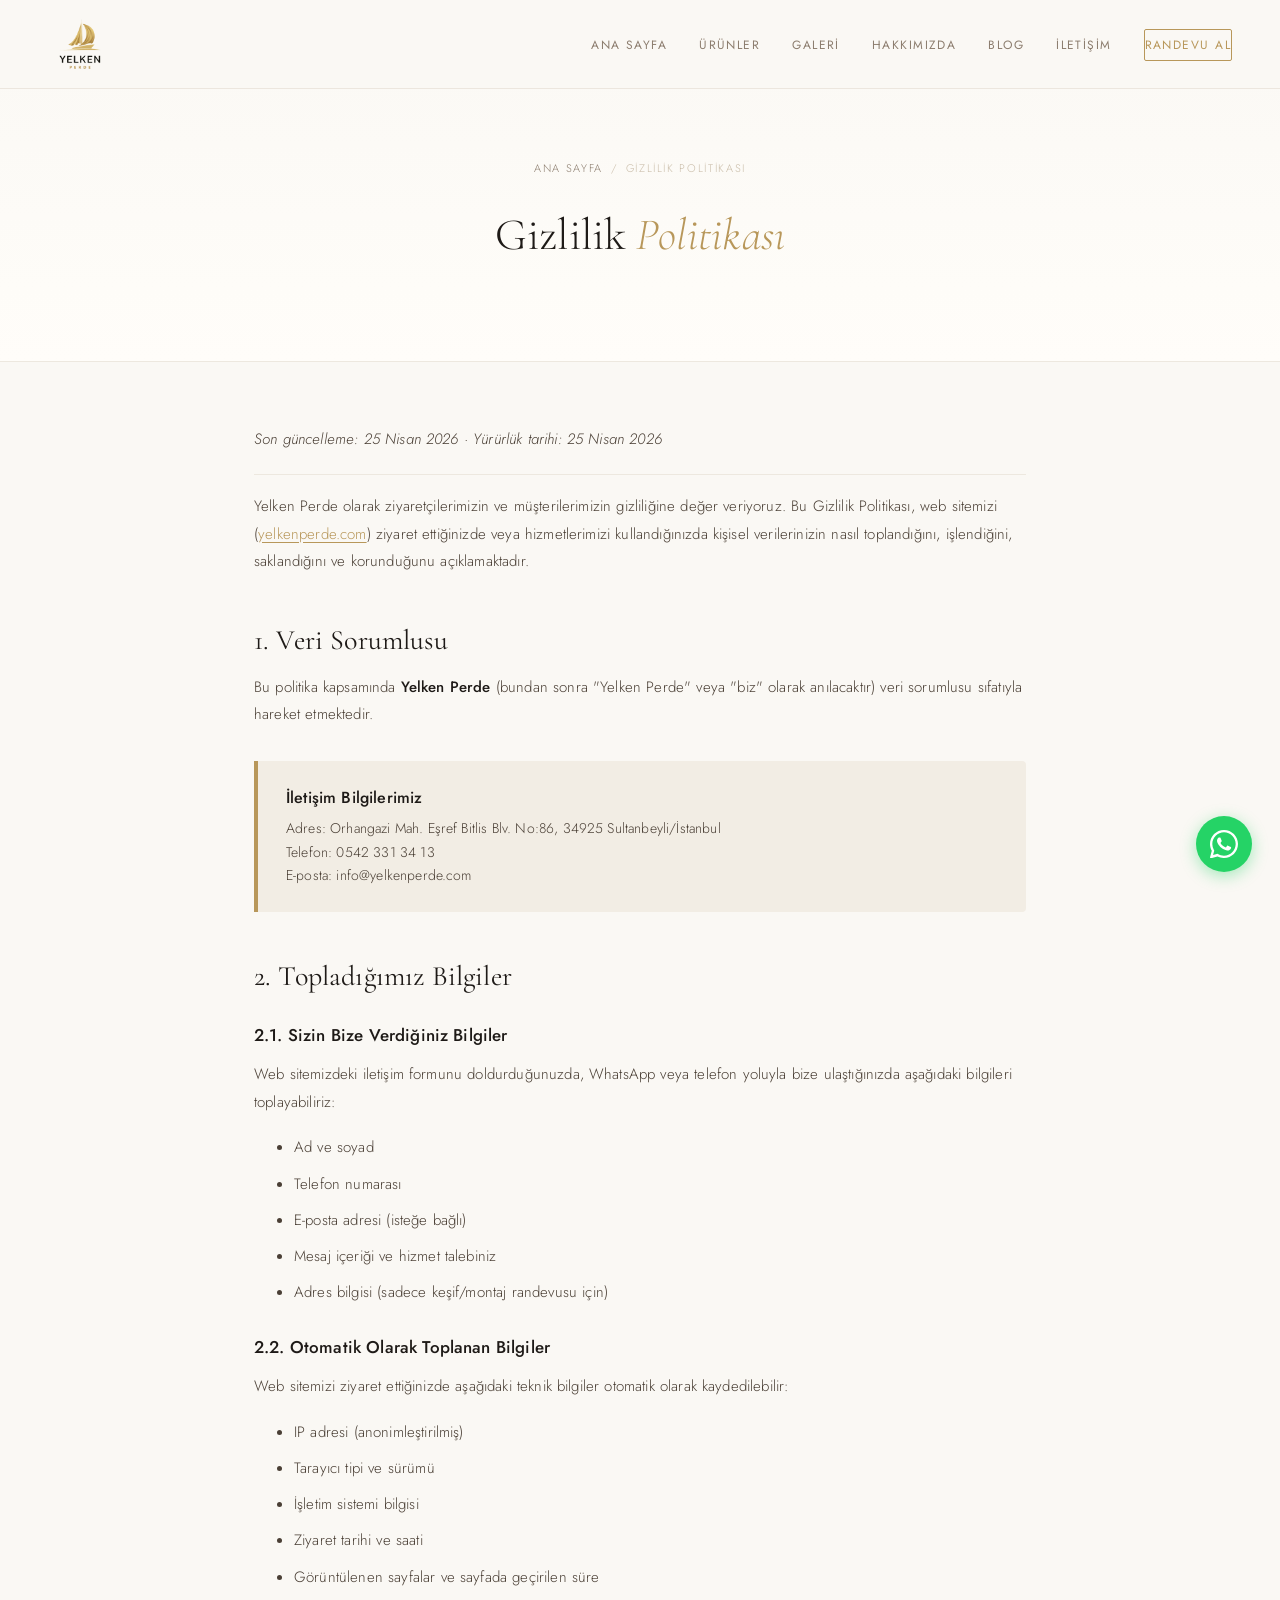
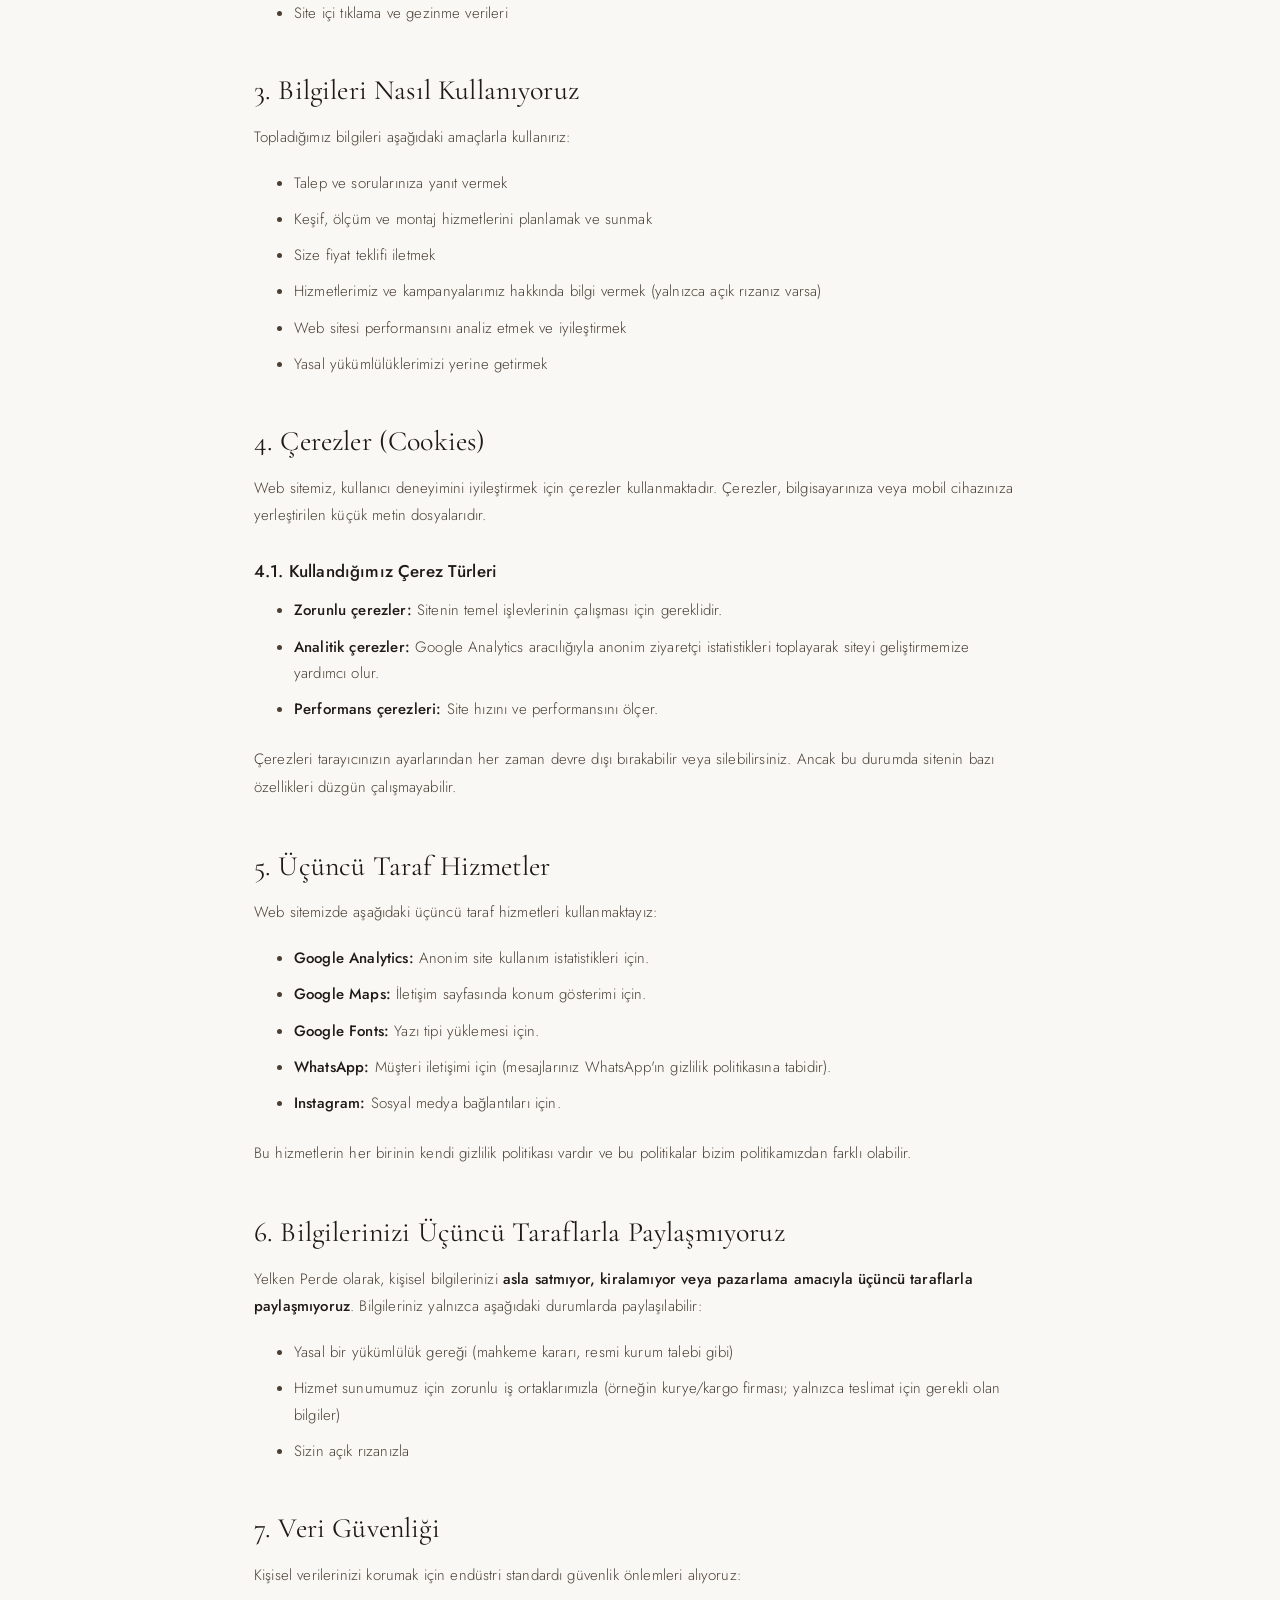
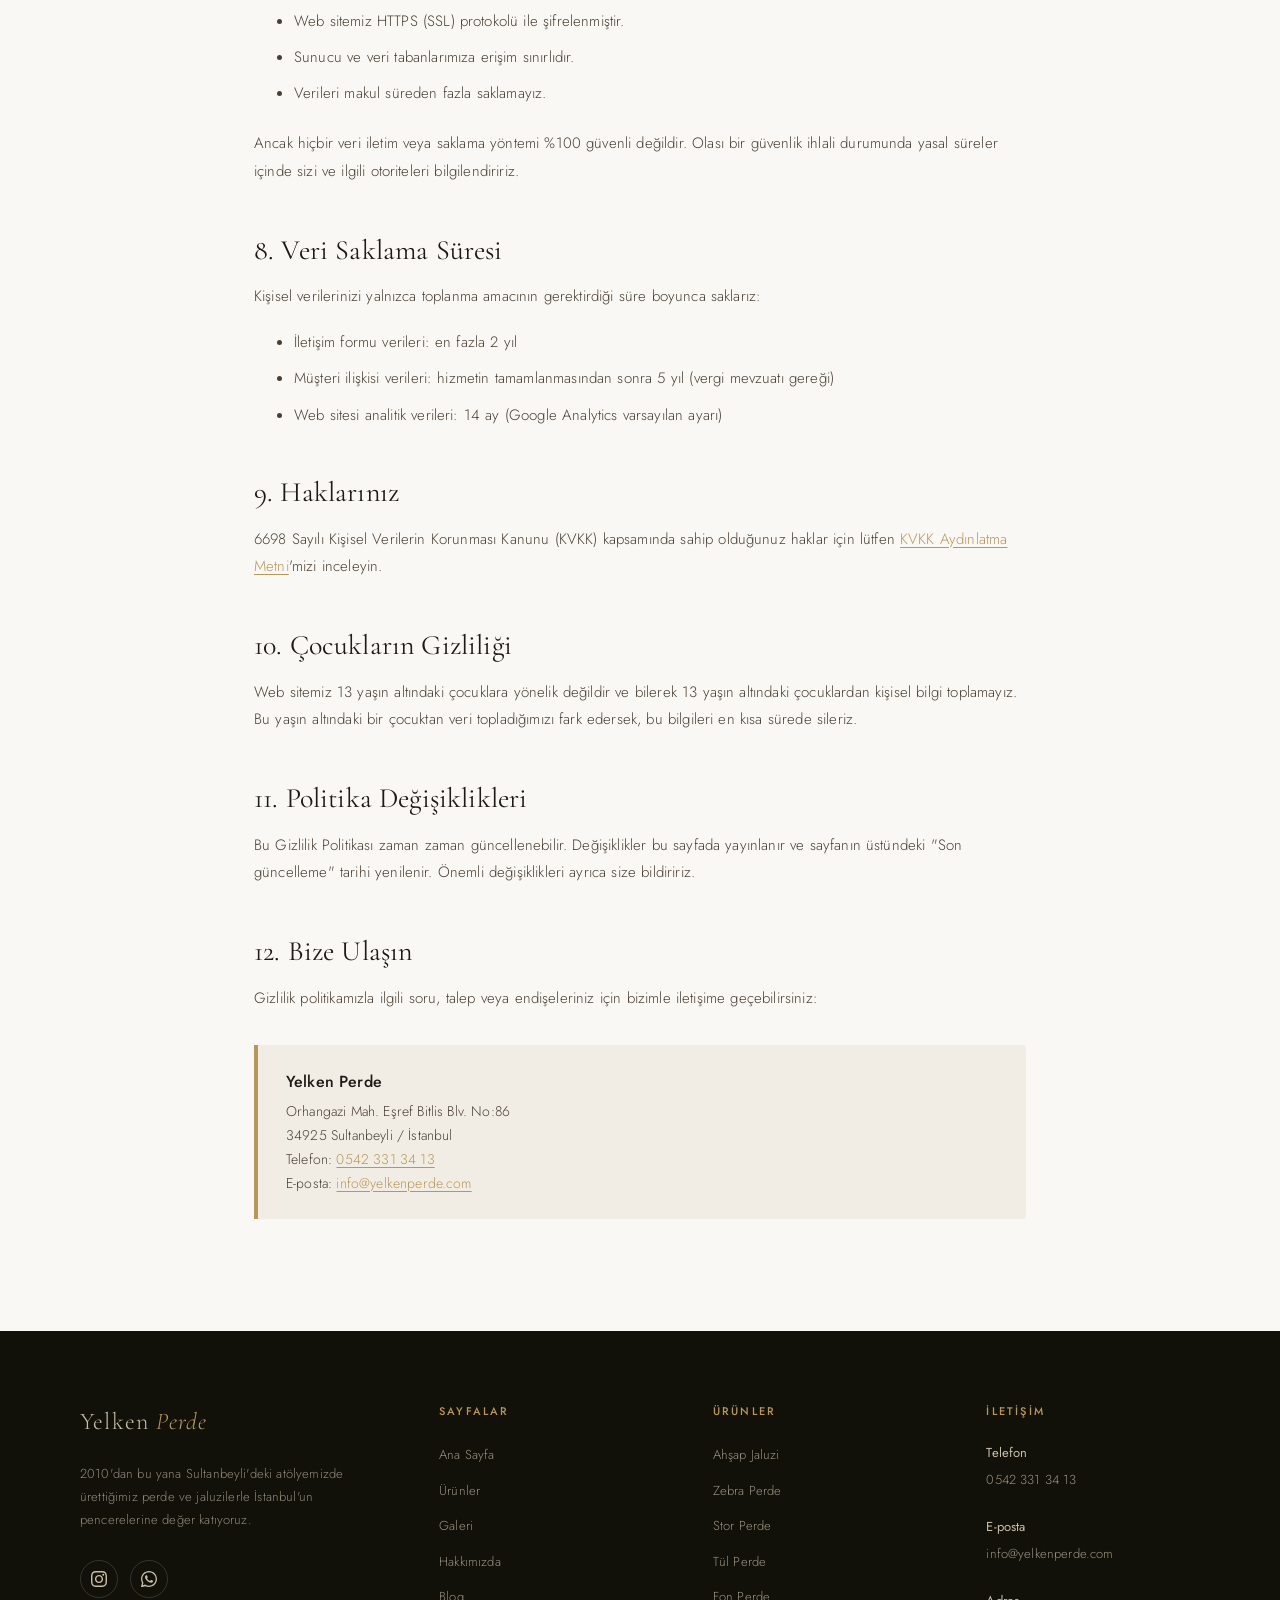
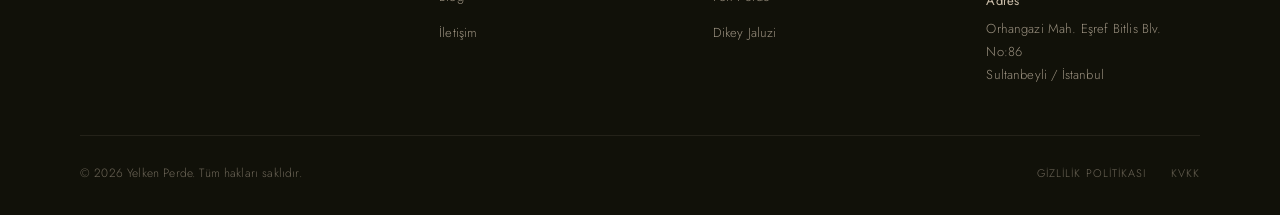
<file: gizlilik-politikasi.html>
<!DOCTYPE html>
<html lang="tr">
<head>
<meta charset="UTF-8">
<meta name="viewport" content="width=device-width, initial-scale=1.0">
<title>Gizlilik Politikası — Yelken Perde</title>
<meta name="description" content="Yelken Perde web sitesi gizlilik politikası: kişisel verilerin nasıl toplandığı, kullanıldığı ve korunduğu hakkında bilgiler.">
<meta name="robots" content="index, follow">
<link rel="canonical" href="https://yelkenperde.com/gizlilik-politikasi">
<link rel="icon" type="image/png" href="images/favicon.png">

<link rel="preload" href="https://fonts.googleapis.com/css2?family=Cormorant+Garamond:ital,wght@0,300;0,400;0,500;1,300;1,400&family=Jost:wght@300;400;500&display=swap" as="style" onload="this.onload=null;this.rel='stylesheet'">
<noscript><link rel="stylesheet" href="https://fonts.googleapis.com/css2?family=Cormorant+Garamond:ital,wght@0,300;0,400;0,500;1,300;1,400&family=Jost:wght@300;400;500&display=swap"></noscript>
<link rel="stylesheet" href="styles.css?v=3">

<!-- Breadcrumb Schema -->
<script type="application/ld+json">
{
  "@context": "https://schema.org",
  "@type": "BreadcrumbList",
  "itemListElement": [
    {"@type": "ListItem", "position": 1, "name": "Ana Sayfa", "item": "https://yelkenperde.com/"},
    {"@type": "ListItem", "position": 2, "name": "Gizlilik Politikası", "item": "https://yelkenperde.com/gizlilik-politikasi"}
  ]
}
</script>

<!-- Google tag (gtag.js) -->
<script async src="https://www.googletagmanager.com/gtag/js?id=G-XG42521ET7"></script>
<script>
  window.dataLayer = window.dataLayer || [];
  function gtag(){dataLayer.push(arguments);}
  gtag('js', new Date());
  gtag('config', 'G-XG42521ET7');
</script>

<style>
@media (max-width: 900px) {
  .nav-links.open {
    display: flex !important;
    flex-direction: column !important;
    position: fixed !important;
    top: 0 !important;
    left: 0 !important;
    right: 0 !important;
    bottom: 0 !important;
    width: 100vw !important;
    height: 100vh !important;
    background-color: #FAF8F4 !important;
    background: #FAF8F4 !important;
    z-index: 9999 !important;
    justify-content: center !important;
    align-items: center !important;
    gap: 28px !important;
    padding: 60px 24px 24px !important;
    margin: 0 !important;
    list-style: none !important;
  }
  body.menu-open { overflow: hidden !important; }
  body.menu-open .whatsapp-float { display: none !important; }
  body.menu-open .nav-mobile-toggle {
    z-index: 10000 !important;
    position: fixed !important;
    right: 24px !important;
    top: 18px !important;
  }
}

.legal-body {
  max-width: 820px;
  margin: 0 auto;
  padding: 64px 24px 80px;
}

.legal-body h2 {
  font-family: var(--serif);
  font-size: 28px;
  font-weight: 400;
  line-height: 1.2;
  color: var(--charcoal);
  margin-top: 48px;
  margin-bottom: 16px;
}

.legal-body h3 {
  font-family: var(--sans);
  font-size: 17px;
  font-weight: 500;
  color: var(--charcoal);
  margin-top: 28px;
  margin-bottom: 12px;
}

.legal-body p {
  font-size: 15px;
  font-weight: 300;
  line-height: 1.85;
  color: var(--umber);
  margin-bottom: 18px;
}

.legal-body ul {
  margin: 0 0 24px 20px;
  padding-left: 20px;
}

.legal-body li {
  font-size: 15px;
  font-weight: 300;
  line-height: 1.75;
  color: var(--umber);
  margin-bottom: 10px;
}

.legal-body strong {
  font-weight: 500;
  color: var(--charcoal);
}

.legal-body a {
  color: var(--gold);
  text-decoration: underline;
  text-underline-offset: 3px;
}

.legal-meta {
  font-size: 13px;
  color: var(--stone);
  font-style: italic;
  padding-bottom: 20px;
  border-bottom: 1px solid var(--linen);
  margin-bottom: 32px;
}

.legal-contact-box {
  background: var(--cream-dark);
  border-left: 4px solid var(--gold);
  padding: 24px 28px;
  margin: 32px 0;
  border-radius: 0 4px 4px 0;
}

.legal-contact-box strong {
  display: block;
  margin-bottom: 6px;
  color: var(--charcoal);
}

.legal-contact-box p {
  margin: 0;
  font-size: 14px;
  line-height: 1.7;
}
</style>
</head>
<body>

<!-- NAV -->
<nav id="navbar">
  <a href="index.html" class="nav-logo">
    <img src="images/logo-nav.png" alt="Yelken Perde">
  </a>
  <ul class="nav-links" id="navLinks" data-menu>
    <li><a href="index.html">Ana Sayfa</a></li>
    <li><a href="urunler.html">Ürünler</a></li>
    <li><a href="galeri.html">Galeri</a></li>
    <li><a href="hakkimizda.html">Hakkımızda</a></li>
    <li><a href="blog.html">Blog</a></li>
    <li><a href="iletisim.html">İletişim</a></li>
    <li><a href="https://wa.me/905423313413?text=Merhaba,%20ücretsiz%20ölçüm%20randevusu%20almak%20istiyorum." class="nav-cta" target="_blank">Randevu Al</a></li>
  </ul>
  <button class="nav-mobile-toggle" onclick="toggleMenu()" aria-label="Menü">
    <span></span><span></span><span></span>
  </button>
</nav>

<!-- PAGE HEADER -->
<header class="page-header">
  <div class="breadcrumb">
    <a href="index.html">Ana Sayfa</a>
    <span>/</span>
    <span>Gizlilik Politikası</span>
  </div>
  <h1 class="section-title">Gizlilik <em>Politikası</em></h1>
</header>

<!-- BODY -->
<main class="legal-body">

  <p class="legal-meta">Son güncelleme: 25 Nisan 2026 · Yürürlük tarihi: 25 Nisan 2026</p>

  <p>Yelken Perde olarak ziyaretçilerimizin ve müşterilerimizin gizliliğine değer veriyoruz. Bu Gizlilik Politikası, web sitemizi (<a href="https://yelkenperde.com">yelkenperde.com</a>) ziyaret ettiğinizde veya hizmetlerimizi kullandığınızda kişisel verilerinizin nasıl toplandığını, işlendiğini, saklandığını ve korunduğunu açıklamaktadır.</p>

  <h2>1. Veri Sorumlusu</h2>
  <p>Bu politika kapsamında <strong>Yelken Perde</strong> (bundan sonra "Yelken Perde" veya "biz" olarak anılacaktır) veri sorumlusu sıfatıyla hareket etmektedir.</p>

  <div class="legal-contact-box">
    <strong>İletişim Bilgilerimiz</strong>
    <p>
      Adres: Orhangazi Mah. Eşref Bitlis Blv. No:86, 34925 Sultanbeyli/İstanbul<br>
      Telefon: 0542 331 34 13<br>
      E-posta: info@yelkenperde.com
    </p>
  </div>

  <h2>2. Topladığımız Bilgiler</h2>

  <h3>2.1. Sizin Bize Verdiğiniz Bilgiler</h3>
  <p>Web sitemizdeki iletişim formunu doldurduğunuzda, WhatsApp veya telefon yoluyla bize ulaştığınızda aşağıdaki bilgileri toplayabiliriz:</p>
  <ul>
    <li>Ad ve soyad</li>
    <li>Telefon numarası</li>
    <li>E-posta adresi (isteğe bağlı)</li>
    <li>Mesaj içeriği ve hizmet talebiniz</li>
    <li>Adres bilgisi (sadece keşif/montaj randevusu için)</li>
  </ul>

  <h3>2.2. Otomatik Olarak Toplanan Bilgiler</h3>
  <p>Web sitemizi ziyaret ettiğinizde aşağıdaki teknik bilgiler otomatik olarak kaydedilebilir:</p>
  <ul>
    <li>IP adresi (anonimleştirilmiş)</li>
    <li>Tarayıcı tipi ve sürümü</li>
    <li>İşletim sistemi bilgisi</li>
    <li>Ziyaret tarihi ve saati</li>
    <li>Görüntülenen sayfalar ve sayfada geçirilen süre</li>
    <li>Site içi tıklama ve gezinme verileri</li>
  </ul>

  <h2>3. Bilgileri Nasıl Kullanıyoruz</h2>
  <p>Topladığımız bilgileri aşağıdaki amaçlarla kullanırız:</p>
  <ul>
    <li>Talep ve sorularınıza yanıt vermek</li>
    <li>Keşif, ölçüm ve montaj hizmetlerini planlamak ve sunmak</li>
    <li>Size fiyat teklifi iletmek</li>
    <li>Hizmetlerimiz ve kampanyalarımız hakkında bilgi vermek (yalnızca açık rızanız varsa)</li>
    <li>Web sitesi performansını analiz etmek ve iyileştirmek</li>
    <li>Yasal yükümlülüklerimizi yerine getirmek</li>
  </ul>

  <h2>4. Çerezler (Cookies)</h2>
  <p>Web sitemiz, kullanıcı deneyimini iyileştirmek için çerezler kullanmaktadır. Çerezler, bilgisayarınıza veya mobil cihazınıza yerleştirilen küçük metin dosyalarıdır.</p>

  <h3>4.1. Kullandığımız Çerez Türleri</h3>
  <ul>
    <li><strong>Zorunlu çerezler:</strong> Sitenin temel işlevlerinin çalışması için gereklidir.</li>
    <li><strong>Analitik çerezler:</strong> Google Analytics aracılığıyla anonim ziyaretçi istatistikleri toplayarak siteyi geliştirmemize yardımcı olur.</li>
    <li><strong>Performans çerezleri:</strong> Site hızını ve performansını ölçer.</li>
  </ul>

  <p>Çerezleri tarayıcınızın ayarlarından her zaman devre dışı bırakabilir veya silebilirsiniz. Ancak bu durumda sitenin bazı özellikleri düzgün çalışmayabilir.</p>

  <h2>5. Üçüncü Taraf Hizmetler</h2>
  <p>Web sitemizde aşağıdaki üçüncü taraf hizmetleri kullanmaktayız:</p>
  <ul>
    <li><strong>Google Analytics:</strong> Anonim site kullanım istatistikleri için.</li>
    <li><strong>Google Maps:</strong> İletişim sayfasında konum gösterimi için.</li>
    <li><strong>Google Fonts:</strong> Yazı tipi yüklemesi için.</li>
    <li><strong>WhatsApp:</strong> Müşteri iletişimi için (mesajlarınız WhatsApp'ın gizlilik politikasına tabidir).</li>
    <li><strong>Instagram:</strong> Sosyal medya bağlantıları için.</li>
  </ul>

  <p>Bu hizmetlerin her birinin kendi gizlilik politikası vardır ve bu politikalar bizim politikamızdan farklı olabilir.</p>

  <h2>6. Bilgilerinizi Üçüncü Taraflarla Paylaşmıyoruz</h2>
  <p>Yelken Perde olarak, kişisel bilgilerinizi <strong>asla satmıyor, kiralamıyor veya pazarlama amacıyla üçüncü taraflarla paylaşmıyoruz</strong>. Bilgileriniz yalnızca aşağıdaki durumlarda paylaşılabilir:</p>
  <ul>
    <li>Yasal bir yükümlülük gereği (mahkeme kararı, resmi kurum talebi gibi)</li>
    <li>Hizmet sunumumuz için zorunlu iş ortaklarımızla (örneğin kurye/kargo firması; yalnızca teslimat için gerekli olan bilgiler)</li>
    <li>Sizin açık rızanızla</li>
  </ul>

  <h2>7. Veri Güvenliği</h2>
  <p>Kişisel verilerinizi korumak için endüstri standardı güvenlik önlemleri alıyoruz:</p>
  <ul>
    <li>Web sitemiz HTTPS (SSL) protokolü ile şifrelenmiştir.</li>
    <li>Sunucu ve veri tabanlarımıza erişim sınırlıdır.</li>
    <li>Verileri makul süreden fazla saklamayız.</li>
  </ul>

  <p>Ancak hiçbir veri iletim veya saklama yöntemi %100 güvenli değildir. Olası bir güvenlik ihlali durumunda yasal süreler içinde sizi ve ilgili otoriteleri bilgilendiririz.</p>

  <h2>8. Veri Saklama Süresi</h2>
  <p>Kişisel verilerinizi yalnızca toplanma amacının gerektirdiği süre boyunca saklarız:</p>
  <ul>
    <li>İletişim formu verileri: en fazla 2 yıl</li>
    <li>Müşteri ilişkisi verileri: hizmetin tamamlanmasından sonra 5 yıl (vergi mevzuatı gereği)</li>
    <li>Web sitesi analitik verileri: 14 ay (Google Analytics varsayılan ayarı)</li>
  </ul>

  <h2>9. Haklarınız</h2>
  <p>6698 Sayılı Kişisel Verilerin Korunması Kanunu (KVKK) kapsamında sahip olduğunuz haklar için lütfen <a href="kvkk.html">KVKK Aydınlatma Metni</a>'mizi inceleyin.</p>

  <h2>10. Çocukların Gizliliği</h2>
  <p>Web sitemiz 13 yaşın altındaki çocuklara yönelik değildir ve bilerek 13 yaşın altındaki çocuklardan kişisel bilgi toplamayız. Bu yaşın altındaki bir çocuktan veri topladığımızı fark edersek, bu bilgileri en kısa sürede sileriz.</p>

  <h2>11. Politika Değişiklikleri</h2>
  <p>Bu Gizlilik Politikası zaman zaman güncellenebilir. Değişiklikler bu sayfada yayınlanır ve sayfanın üstündeki "Son güncelleme" tarihi yenilenir. Önemli değişiklikleri ayrıca size bildiririz.</p>

  <h2>12. Bize Ulaşın</h2>
  <p>Gizlilik politikamızla ilgili soru, talep veya endişeleriniz için bizimle iletişime geçebilirsiniz:</p>

  <div class="legal-contact-box">
    <strong>Yelken Perde</strong>
    <p>
      Orhangazi Mah. Eşref Bitlis Blv. No:86<br>
      34925 Sultanbeyli / İstanbul<br>
      Telefon: <a href="tel:+905423313413">0542 331 34 13</a><br>
      E-posta: <a href="mailto:info@yelkenperde.com">info@yelkenperde.com</a>
    </p>
  </div>

</main>

<!-- FOOTER -->
<footer>
  <div class="footer-grid">
    <div>
      <div class="footer-brand-logo">Yelken <span>Perde</span></div>
      <p class="footer-brand-desc">2010'dan bu yana Sultanbeyli'deki atölyemizde ürettiğimiz perde ve jaluzilerle İstanbul'un pencerelerine değer katıyoruz.</p>
      <div class="footer-social">
        <a href="https://instagram.com/yelken.perde" target="_blank" aria-label="Instagram">
          <svg viewBox="0 0 24 24"><path d="M12 2.163c3.204 0 3.584.012 4.849.07 3.252.148 4.771 1.691 4.919 4.919.058 1.265.069 1.645.069 4.849 0 3.205-.012 3.584-.069 4.849-.149 3.225-1.664 4.771-4.919 4.919-1.266.058-1.644.07-4.849.07-3.204 0-3.584-.012-4.849-.07-3.26-.149-4.771-1.699-4.919-4.92-.058-1.265-.07-1.644-.07-4.849 0-3.204.013-3.583.07-4.849.149-3.227 1.664-4.771 4.919-4.919 1.266-.057 1.645-.069 4.849-.069zm0-2.163c-3.259 0-3.667.014-4.947.072-4.358.2-6.78 2.618-6.98 6.98-.059 1.281-.073 1.689-.073 4.948 0 3.259.014 3.668.072 4.948.2 4.358 2.618 6.78 6.98 6.98 1.281.058 1.689.072 4.948.072 3.259 0 3.668-.014 4.948-.072 4.354-.2 6.782-2.618 6.979-6.98.059-1.28.073-1.689.073-4.948 0-3.259-.014-3.667-.072-4.947-.196-4.354-2.617-6.78-6.979-6.98-1.281-.059-1.69-.073-4.949-.073zm0 5.838c-3.403 0-6.162 2.759-6.162 6.162s2.759 6.163 6.162 6.163 6.162-2.759 6.162-6.163c0-3.403-2.759-6.162-6.162-6.162zm0 10.162c-2.209 0-4-1.79-4-4 0-2.209 1.791-4 4-4s4 1.791 4 4c0 2.21-1.791 4-4 4zm6.406-11.845c-.796 0-1.441.645-1.441 1.44s.645 1.44 1.441 1.44c.795 0 1.439-.645 1.439-1.44s-.644-1.44-1.439-1.44z"/></svg>
        </a>
        <a href="https://wa.me/905423313413" target="_blank" aria-label="WhatsApp">
          <svg viewBox="0 0 24 24"><path d="M17.472 14.382c-.297-.149-1.758-.867-2.03-.967-.273-.099-.471-.148-.67.15-.197.297-.767.966-.94 1.164-.173.199-.347.223-.644.075-.297-.15-1.255-.463-2.39-1.475-.883-.788-1.48-1.761-1.653-2.059-.173-.297-.018-.458.13-.606.134-.133.298-.347.446-.52.149-.174.198-.298.298-.497.099-.198.05-.371-.025-.52-.075-.149-.669-1.612-.916-2.207-.242-.579-.487-.5-.669-.51-.173-.008-.371-.01-.57-.01-.198 0-.52.074-.792.372-.272.297-1.04 1.016-1.04 2.479 0 1.462 1.065 2.875 1.213 3.074.149.198 2.096 3.2 5.077 4.487.709.306 1.262.489 1.694.625.712.227 1.36.195 1.871.118.571-.085 1.758-.719 2.006-1.413.248-.694.248-1.289.173-1.413-.074-.124-.272-.198-.57-.347zM12 0C5.373 0 0 5.373 0 12c0 2.123.554 4.117 1.528 5.845L.057 23.286a.75.75 0 00.921.921l5.441-1.471A11.946 11.946 0 0012 24c6.627 0 12-5.373 12-12S18.627 0 12 0zm0 22c-1.89 0-3.66-.49-5.196-1.351l-.367-.213-3.805 1.029 1.029-3.805-.213-.367A9.955 9.955 0 012 12C2 6.477 6.477 2 12 2s10 4.477 10 10-4.477 10-10 10z"/></svg>
        </a>
      </div>
    </div>
    <div class="footer-col"><h4>Sayfalar</h4><ul><li><a href="index.html">Ana Sayfa</a></li><li><a href="urunler.html">Ürünler</a></li><li><a href="galeri.html">Galeri</a></li><li><a href="hakkimizda.html">Hakkımızda</a></li><li><a href="blog.html">Blog</a></li><li><a href="iletisim.html">İletişim</a></li></ul></div>
    <div class="footer-col"><h4>Ürünler</h4><ul><li><a href="urunler.html#ahsap-jaluzi">Ahşap Jaluzi</a></li><li><a href="urunler.html#zebra-perde">Zebra Perde</a></li><li><a href="urunler.html#stor-perde">Stor Perde</a></li><li><a href="urunler.html#tul-perde">Tül Perde</a></li><li><a href="urunler.html#fon-perde">Fon Perde</a></li><li><a href="urunler.html#dikey-jaluzi">Dikey Jaluzi</a></li></ul></div>
    <div class="footer-col"><h4>İletişim</h4><div class="footer-contact"><strong>Telefon</strong><a href="tel:+905423313413">0542 331 34 13</a><br><br><strong>E-posta</strong><a href="mailto:info@yelkenperde.com">info@yelkenperde.com</a><br><br><strong>Adres</strong>Orhangazi Mah. Eşref Bitlis Blv. No:86<br>Sultanbeyli / İstanbul</div></div>
  </div>
  <div class="footer-bottom">
    <p class="footer-copy">© 2026 Yelken Perde. Tüm hakları saklıdır.</p>
    <div class="footer-legal">
      <a href="gizlilik-politikasi.html">Gizlilik Politikası</a>
      <a href="kvkk.html">KVKK</a>
    </div>
  </div>
</footer>

<a href="https://wa.me/905423313413?text=Merhaba,%20bilgi%20almak%20istiyorum." class="whatsapp-float" target="_blank" aria-label="WhatsApp">
  <svg viewBox="0 0 24 24"><path d="M17.472 14.382c-.297-.149-1.758-.867-2.03-.967-.273-.099-.471-.148-.67.15-.197.297-.767.966-.94 1.164-.173.199-.347.223-.644.075-.297-.15-1.255-.463-2.39-1.475-.883-.788-1.48-1.761-1.653-2.059-.173-.297-.018-.458.13-.606.134-.133.298-.347.446-.52.149-.174.198-.298.298-.497.099-.198.05-.371-.025-.52-.075-.149-.669-1.612-.916-2.207-.242-.579-.487-.5-.669-.51-.173-.008-.371-.01-.57-.01-.198 0-.52.074-.792.372-.272.297-1.04 1.016-1.04 2.479 0 1.462 1.065 2.875 1.213 3.074.149.198 2.096 3.2 5.077 4.487.709.306 1.262.489 1.694.625.712.227 1.36.195 1.871.118.571-.085 1.758-.719 2.006-1.413.248-.694.248-1.289.173-1.413-.074-.124-.272-.198-.57-.347zM12 0C5.373 0 0 5.373 0 12c0 2.123.554 4.117 1.528 5.845L.057 23.286a.75.75 0 00.921.921l5.441-1.471A11.946 11.946 0 0012 24c6.627 0 12-5.373 12-12S18.627 0 12 0zm0 22c-1.89 0-3.66-.49-5.196-1.351l-.367-.213-3.805 1.029 1.029-3.805-.213-.367A9.955 9.955 0 012 12C2 6.477 6.477 2 12 2s10 4.477 10 10-4.477 10-10 10z"/></svg>
</a>

<script src="main.js?v=3"></script>
</body>
</html>
</file>
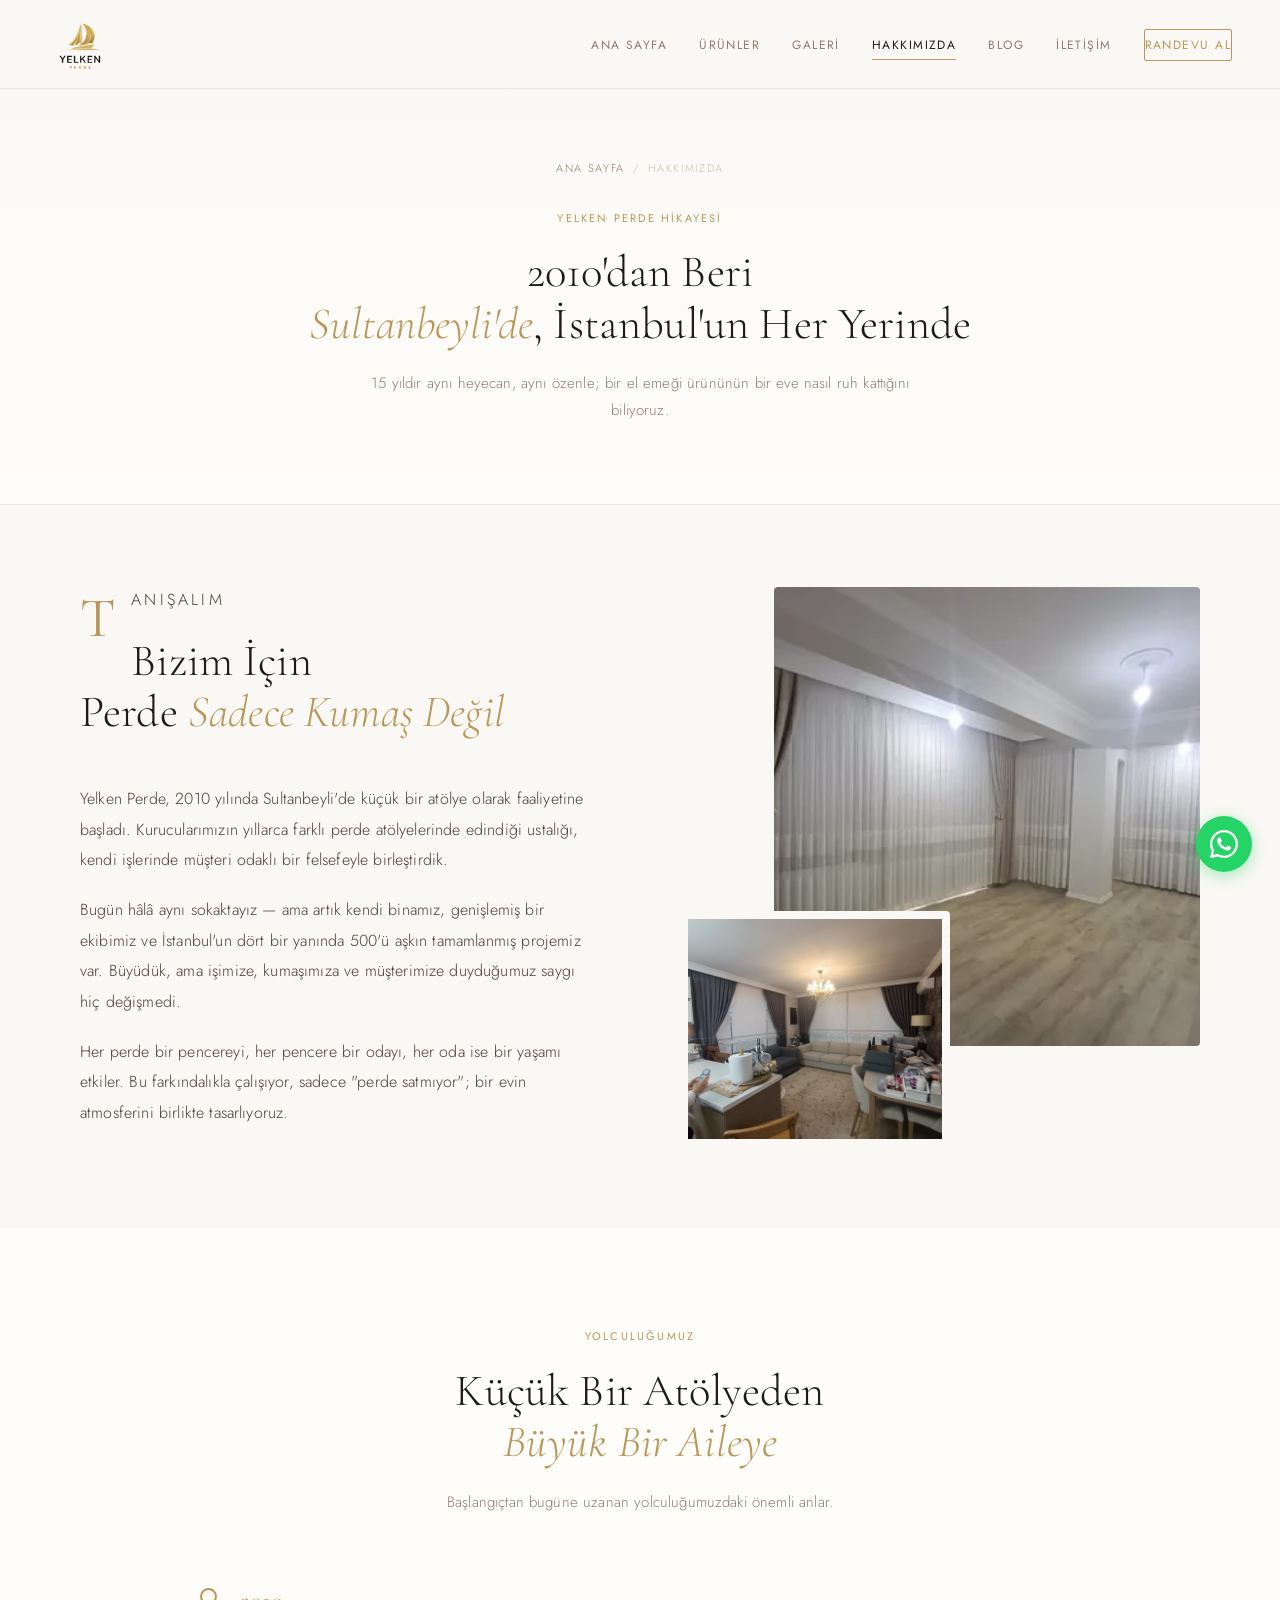
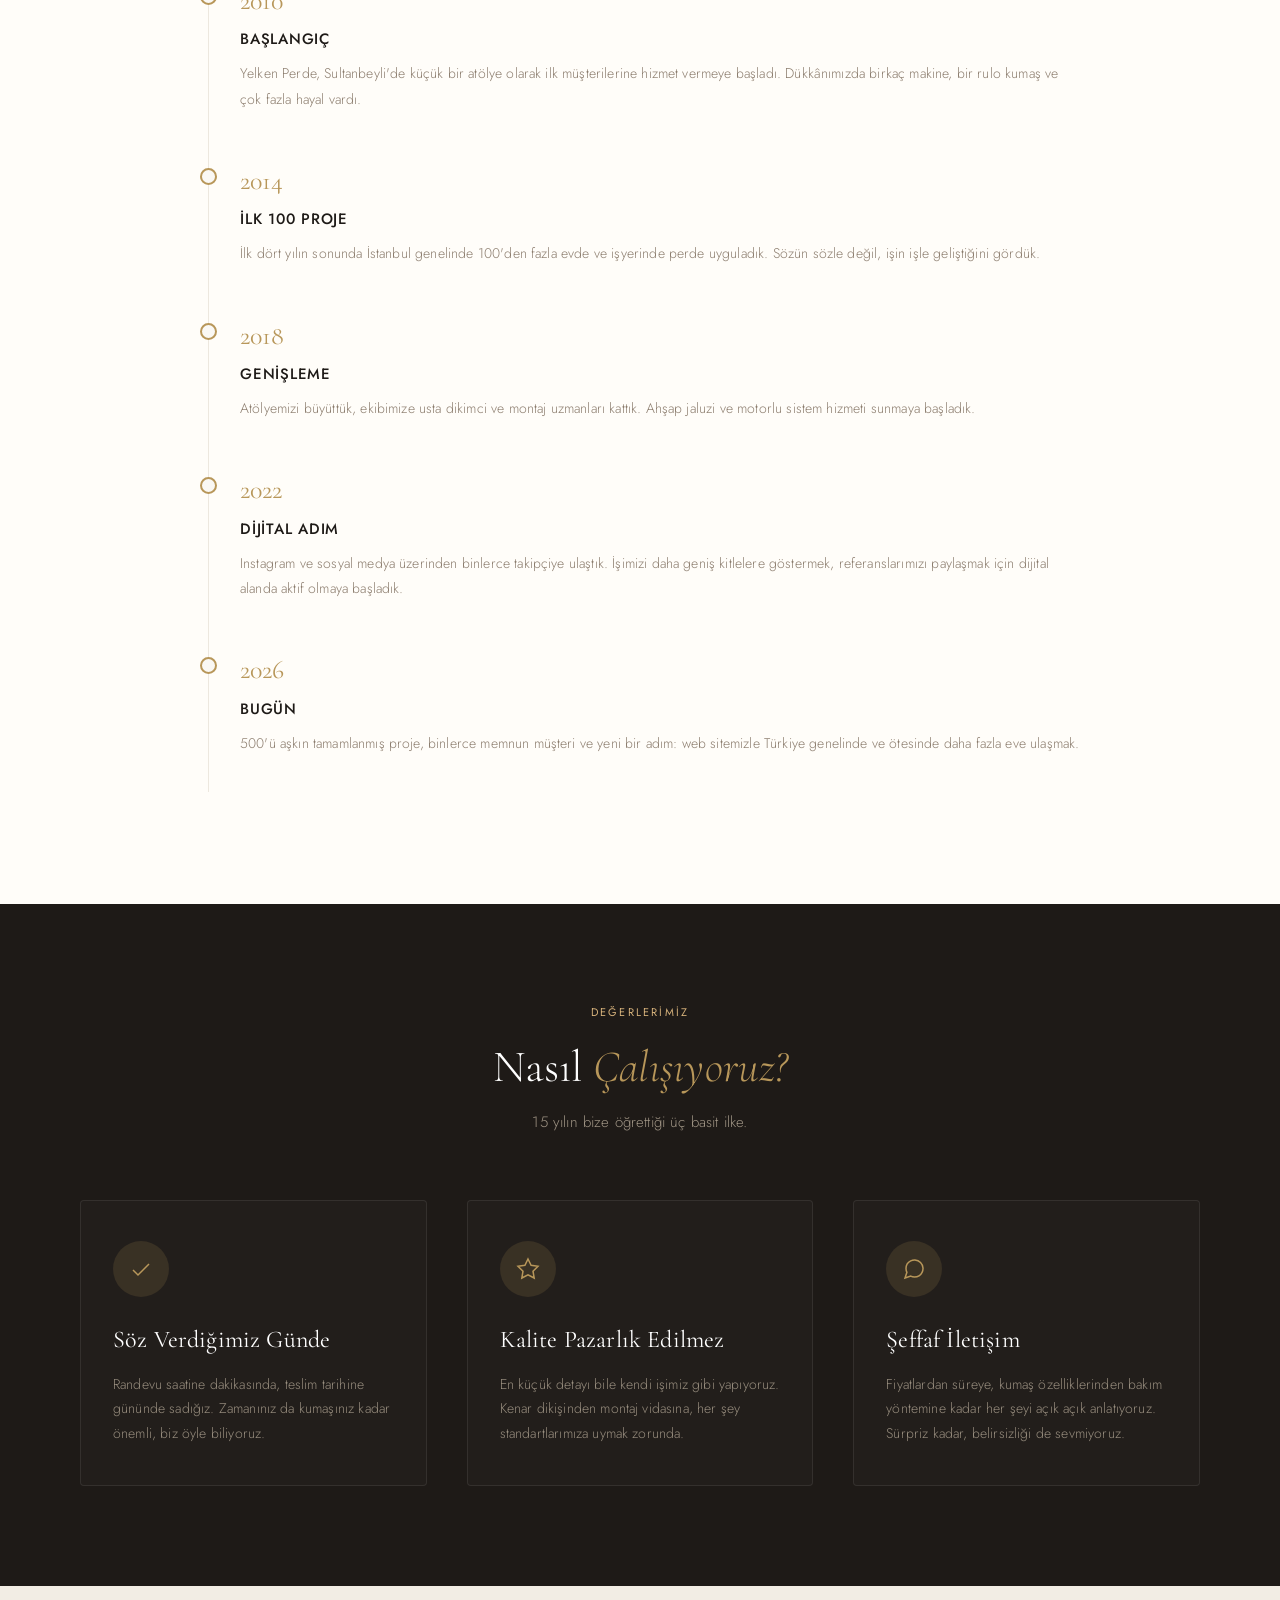
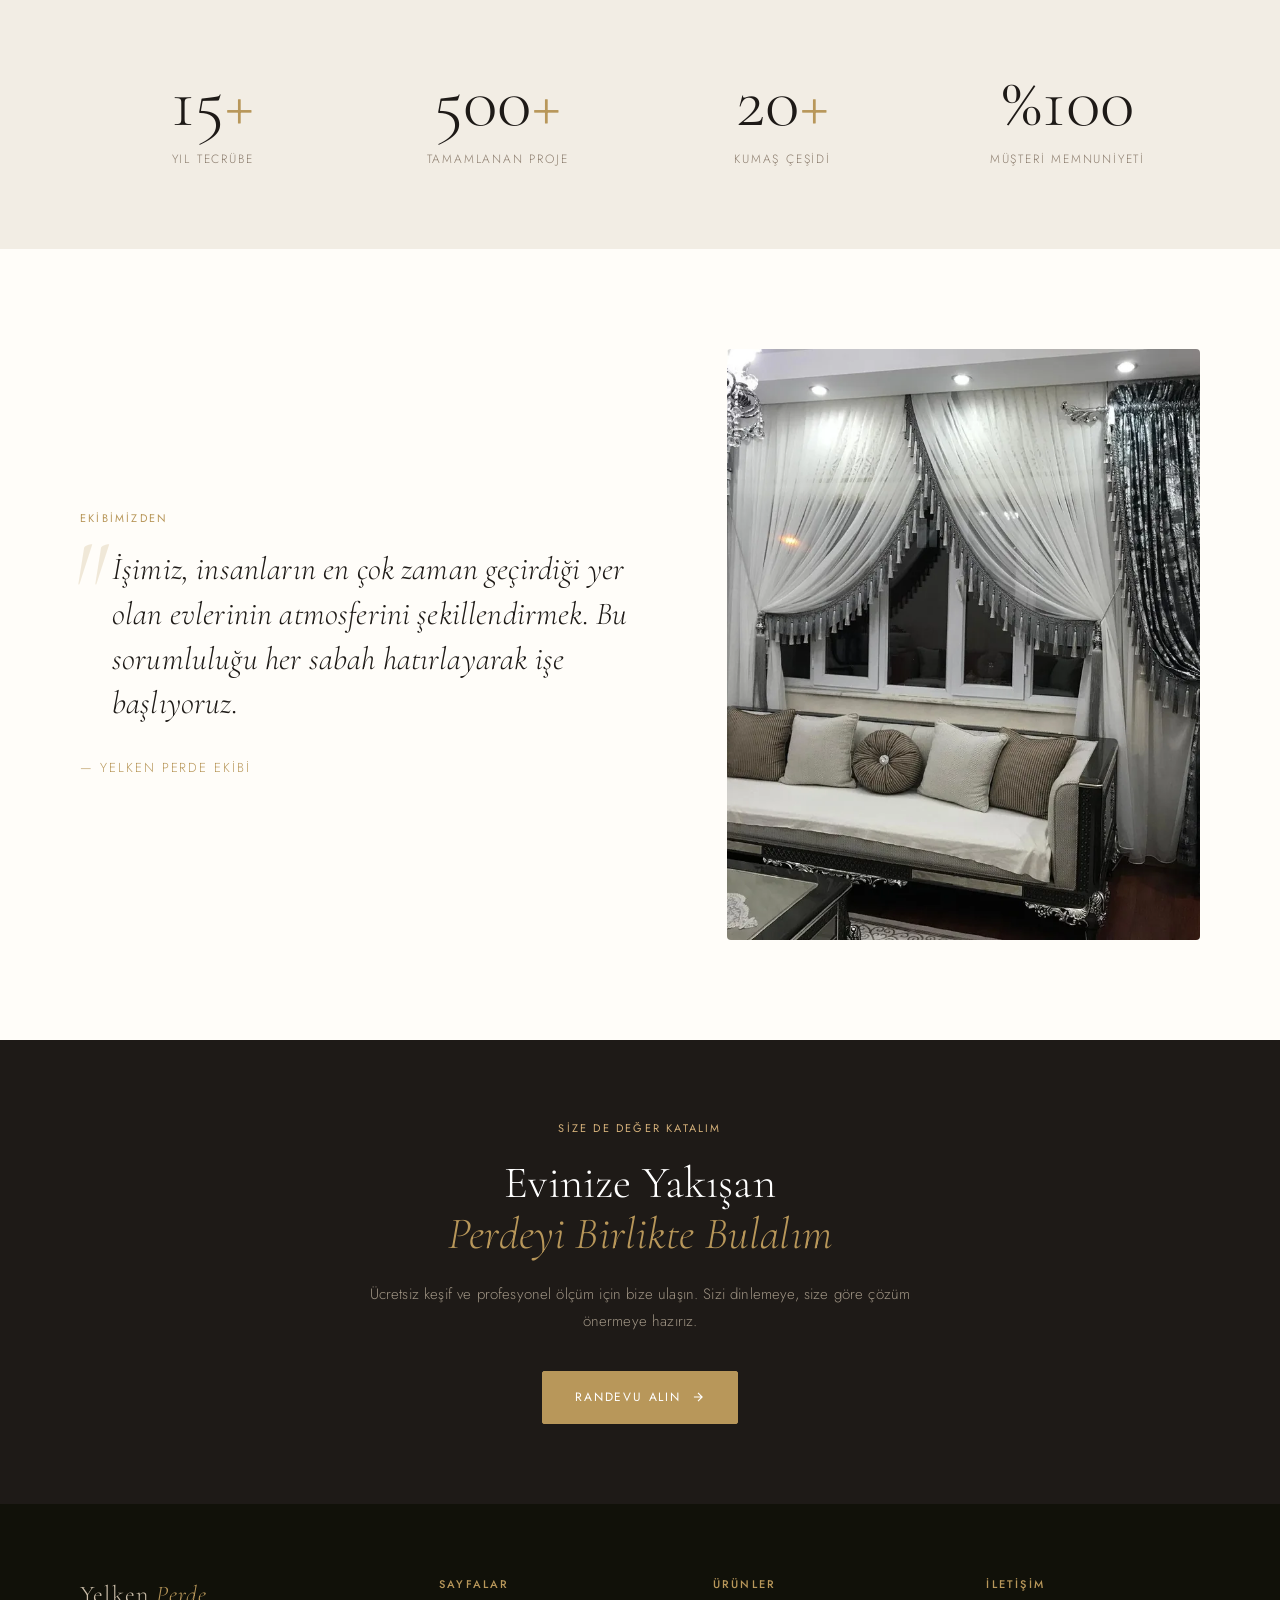
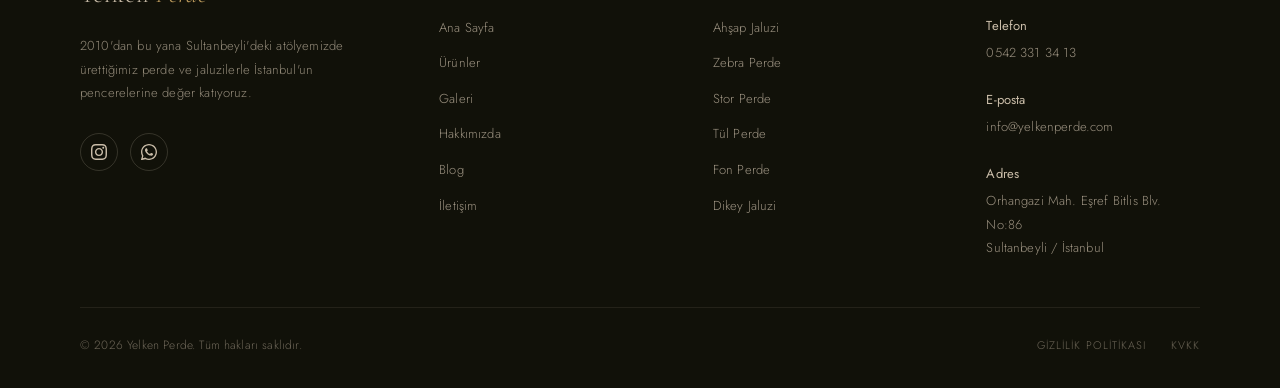
<file: hakkimizda.html>
<!DOCTYPE html>
<html lang="tr">
<head>
<meta charset="UTF-8">
<meta name="viewport" content="width=device-width, initial-scale=1.0">
<title>Hakkımızda — Yelken Perde | 2010'dan Beri Sultanbeyli'de</title>
<meta name="description" content="Yelken Perde 2010'dan beri Sultanbeyli/İstanbul'da perde ve jaluzi üretim-montaj hizmeti veriyor. Atölyemiz, ekibimiz ve değerlerimiz.">
<link rel="canonical" href="https://yelkenperde.com/hakkimizda.html">
<link rel="icon" type="image/png" href="images/favicon.png">
<link rel="preconnect" href="https://fonts.googleapis.com">
<link rel="preconnect" href="https://fonts.gstatic.com" crossorigin>
<link rel="preload" href="https://fonts.googleapis.com/css2?family=Cormorant+Garamond:ital,wght@0,300;0,400;0,500;1,300;1,400&family=Jost:wght@300;400;500&display=swap" as="style" onload="this.onload=null;this.rel='stylesheet'">
<noscript><link rel="stylesheet" href="https://fonts.googleapis.com/css2?family=Cormorant+Garamond:ital,wght@0,300;0,400;0,500;1,300;1,400&family=Jost:wght@300;400;500&display=swap"></noscript>
<link rel="stylesheet" href="styles.css?v=3">

<style>
  /* HAKKIMIZDA */
  .about-intro {
    padding: 80px 80px;
    background: var(--cream);
    display: grid;
    grid-template-columns: 1fr 1fr;
    gap: 80px;
    align-items: center;
  }

  .about-intro-content p {
    font-size: 16px;
    font-weight: 300;
    line-height: 1.9;
    color: var(--umber);
    margin-bottom: 20px;
  }

  .about-intro-content p:first-of-type::first-letter {
    font-family: var(--serif);
    font-size: 56px;
    font-weight: 400;
    color: var(--gold);
    float: left;
    line-height: 0.9;
    margin: 8px 12px 0 0;
  }

  .about-intro-visual {
    position: relative;
    height: 560px;
  }

  .about-img-main {
    position: absolute;
    top: 0; right: 0;
    width: 82%;
    height: 82%;
    border-radius: 4px;
    overflow: hidden;
  }

  .about-img-main img {
    width: 100%; height: 100%; object-fit: cover;
  }

  .about-img-accent {
    position: absolute;
    bottom: 0; left: 0;
    width: 52%;
    height: 42%;
    border-radius: 4px;
    overflow: hidden;
    border: 8px solid var(--cream);
  }

  .about-img-accent img {
    width: 100%; height: 100%; object-fit: cover;
  }

  /* HIKAYE */
  .about-story {
    padding: 100px 80px;
    background: var(--warm-white);
  }

  .story-wrap {
    max-width: 880px;
    margin: 0 auto;
  }

  .story-intro {
    text-align: center;
    margin-bottom: 64px;
  }

  .story-intro .section-title {
    max-width: 680px;
    margin: 0 auto 20px;
  }

  .story-intro .section-desc {
    margin: 0 auto;
  }

  .timeline {
    position: relative;
    padding-left: 40px;
  }

  .timeline::before {
    content: '';
    position: absolute;
    left: 8px;
    top: 12px;
    bottom: 12px;
    width: 1px;
    background: var(--linen);
  }

  .timeline-item {
    position: relative;
    padding-bottom: 48px;
  }

  .timeline-item::before {
    content: '';
    position: absolute;
    left: -40px;
    top: 8px;
    width: 17px;
    height: 17px;
    border-radius: 50%;
    background: var(--cream);
    border: 2px solid var(--gold);
  }

  .timeline-year {
    font-family: var(--serif);
    font-size: 26px;
    font-weight: 400;
    color: var(--gold);
    margin-bottom: 6px;
  }

  .timeline-title {
    font-family: var(--sans);
    font-size: 15px;
    font-weight: 500;
    letter-spacing: 0.05em;
    color: var(--charcoal);
    margin-bottom: 10px;
    text-transform: uppercase;
  }

  .timeline-desc {
    font-size: 14px;
    font-weight: 300;
    line-height: 1.8;
    color: var(--stone);
  }

  /* DEĞERLER */
  .values-section {
    padding: 100px 80px;
    background: var(--charcoal);
    color: white;
  }

  .values-header {
    text-align: center;
    margin-bottom: 64px;
  }

  .values-header .section-eyebrow { color: var(--gold-light); }
  .values-header .section-title { color: white; margin: 0 auto 16px; }
  .values-header .section-desc { color: rgba(201,188,168,0.75); margin: 0 auto; }

  .values-grid {
    display: grid;
    grid-template-columns: repeat(3, 1fr);
    gap: 40px;
    max-width: 1200px;
    margin: 0 auto;
  }

  .value-card {
    padding: 40px 32px;
    border: 1px solid rgba(255,255,255,0.08);
    border-radius: 4px;
    background: rgba(255,255,255,0.02);
    transition: all 0.4s;
  }

  .value-card:hover {
    border-color: var(--gold);
    background: rgba(184,151,90,0.05);
    transform: translateY(-4px);
  }

  .value-icon {
    width: 56px;
    height: 56px;
    border-radius: 50%;
    background: rgba(184,151,90,0.15);
    display: flex;
    align-items: center;
    justify-content: center;
    margin-bottom: 24px;
  }

  .value-icon svg {
    width: 24px; height: 24px; stroke: var(--gold); fill: none; stroke-width: 1.5;
  }

  .value-card h3 {
    font-family: var(--serif);
    font-size: 24px;
    font-weight: 400;
    color: white;
    margin-bottom: 12px;
  }

  .value-card p {
    font-size: 14px;
    font-weight: 300;
    line-height: 1.75;
    color: rgba(201,188,168,0.7);
  }

  /* İSTATİSTİKLER */
  .stats-section {
    padding: 80px 80px;
    background: var(--cream-dark);
    text-align: center;
  }

  .stats-grid {
    display: grid;
    grid-template-columns: repeat(4, 1fr);
    gap: 40px;
    max-width: 1100px;
    margin: 0 auto;
  }

  .stat-big {
    display: flex;
    flex-direction: column;
    align-items: center;
  }

  .stat-big-number {
    font-family: var(--serif);
    font-size: 72px;
    font-weight: 300;
    color: var(--charcoal);
    line-height: 1;
    margin-bottom: 12px;
  }

  .stat-big-number em {
    color: var(--gold);
    font-style: normal;
  }

  .stat-big-label {
    font-size: 12px;
    letter-spacing: 0.15em;
    text-transform: uppercase;
    color: var(--stone);
  }

  /* EKİP MESAJI */
  .team-message {
    padding: 100px 80px;
    background: var(--warm-white);
    display: grid;
    grid-template-columns: 1.2fr 1fr;
    gap: 80px;
    align-items: center;
  }

  .team-message blockquote {
    font-family: var(--serif);
    font-size: 32px;
    font-weight: 300;
    font-style: italic;
    line-height: 1.4;
    color: var(--charcoal);
    margin-bottom: 28px;
    position: relative;
    padding-left: 32px;
  }

  .team-message blockquote::before {
    content: '"';
    position: absolute;
    left: -12px;
    top: -24px;
    font-size: 120px;
    color: var(--gold);
    opacity: 0.2;
    line-height: 1;
    font-family: var(--serif);
  }

  .team-message cite {
    font-style: normal;
    font-size: 13px;
    letter-spacing: 0.15em;
    text-transform: uppercase;
    color: var(--gold);
  }

  .team-message-visual {
    border-radius: 4px;
    overflow: hidden;
    aspect-ratio: 4/5;
  }

  .team-message-visual img {
    width: 100%; height: 100%; object-fit: cover;
  }

  /* MOBİL */
  @media (max-width: 900px) {
    .about-intro, .team-message {
      grid-template-columns: 1fr;
      padding: 64px 24px;
      gap: 48px;
    }
    .about-intro-visual { height: 400px; }
    .about-story, .values-section, .stats-section { padding: 64px 24px; }
    .values-grid { grid-template-columns: 1fr; gap: 16px; }
    .stats-grid { grid-template-columns: 1fr 1fr; gap: 32px; }
    .team-message blockquote { font-size: 24px; padding-left: 20px; }
    .stat-big-number { font-size: 52px; }
  }
</style>
<!-- Google tag (gtag.js) -->
<script async src="https://www.googletagmanager.com/gtag/js?id=G-XG42521ET7"></script>
<script>
  window.dataLayer = window.dataLayer || [];
  function gtag(){dataLayer.push(arguments);}
  gtag('js', new Date());
  gtag('config', 'G-XG42521ET7');
</script>

<style>
/* Mobil menü kritik düzeltme - inline */
@media (max-width: 900px) {
  .nav-links.open {
    display: flex !important;
    flex-direction: column !important;
    position: fixed !important;
    top: 0 !important;
    left: 0 !important;
    right: 0 !important;
    bottom: 0 !important;
    width: 100vw !important;
    height: 100vh !important;
    background-color: #FAF8F4 !important;
    background: #FAF8F4 !important;
    z-index: 9999 !important;
    justify-content: center !important;
    align-items: center !important;
    gap: 28px !important;
    padding: 60px 24px 24px !important;
    margin: 0 !important;
    list-style: none !important;
  }
  body.menu-open {
    overflow: hidden !important;
  }
  body.menu-open .whatsapp-float {
    display: none !important;
  }
  body.menu-open .nav-mobile-toggle {
    z-index: 10000 !important;
    position: fixed !important;
    right: 24px !important;
    top: 18px !important;
  }
}
</style>
</head>
<body>

<!-- NAV -->
<nav id="navbar">
  <a href="index.html" class="nav-logo">
    <img src="images/logo-nav.png" alt="Yelken Perde">
  </a>
  <ul class="nav-links" id="navLinks" data-menu>
    <li><a href="index.html">Ana Sayfa</a></li>
    <li><a href="urunler.html">Ürünler</a></li>
    <li><a href="galeri.html">Galeri</a></li>
    <li><a href="hakkimizda.html" class="active">Hakkımızda</a></li>
    <li><a href="blog.html">Blog</a></li>
    <li><a href="iletisim.html">İletişim</a></li>
    <li><a href="https://wa.me/905423313413?text=Merhaba,%20ücretsiz%20ölçüm%20randevusu%20almak%20istiyorum." class="nav-cta" target="_blank">Randevu Al</a></li>
  </ul>
  <button class="nav-mobile-toggle" onclick="toggleMenu()" aria-label="Menü">
    <span></span><span></span><span></span>
  </button>
</nav>

<!-- PAGE HEADER -->
<header class="page-header">
  <div class="breadcrumb">
    <a href="index.html">Ana Sayfa</a>
    <span>/</span>
    <span>Hakkımızda</span>
  </div>
  <p class="section-eyebrow">Yelken Perde Hikayesi</p>
  <h1 class="section-title">2010'dan Beri<br><em>Sultanbeyli'de</em>, İstanbul'un Her Yerinde</h1>
  <p class="section-desc">
    15 yıldır aynı heyecan, aynı özenle; bir el emeği ürününün bir eve nasıl ruh kattığını biliyoruz.
  </p>
</header>

<!-- GİRİŞ -->
<section class="about-intro">
  <div class="about-intro-content reveal">
    <p class="section-eyebrow">Tanışalım</p>
    <h2 class="section-title">Bizim İçin<br>Perde <em>Sadece Kumaş Değil</em></h2>
    <br>
    <p>Yelken Perde, 2010 yılında Sultanbeyli'de küçük bir atölye olarak faaliyetine başladı. Kurucularımızın yıllarca farklı perde atölyelerinde edindiği ustalığı, kendi işlerinde müşteri odaklı bir felsefeyle birleştirdik.</p>
    <p>Bugün hâlâ aynı sokaktayız — ama artık kendi binamız, genişlemiş bir ekibimiz ve İstanbul'un dört bir yanında 500'ü aşkın tamamlanmış projemiz var. Büyüdük, ama işimize, kumaşımıza ve müşterimize duyduğumuz saygı hiç değişmedi.</p>
    <p>Her perde bir pencereyi, her pencere bir odayı, her oda ise bir yaşamı etkiler. Bu farkındalıkla çalışıyor, sadece "perde satmıyor"; bir evin atmosferini birlikte tasarlıyoruz.</p>
  </div>

  <div class="about-intro-visual reveal">
    <div class="about-img-main">
      <picture><source media="(max-width: 600px)" srcset="images/projects/altin-lux-salon-klasik-mobile.webp" type="image/webp"><source media="(max-width: 1024px)" srcset="images/projects/altin-lux-salon-klasik-tablet.webp" type="image/webp"><source srcset="images/projects/altin-lux-salon-klasik-desktop.webp" type="image/webp"><img src="images/projects/altin-lux-salon-klasik.jpg" alt="Yelken Perde atölye uygulaması"></picture>
    </div>
    <div class="about-img-accent">
      <picture><source media="(max-width: 600px)" srcset="images/projects/gumus-lux-drapeli-salon-mobile.webp" type="image/webp"><source media="(max-width: 1024px)" srcset="images/projects/gumus-lux-drapeli-salon-tablet.webp" type="image/webp"><source srcset="images/projects/gumus-lux-drapeli-salon-desktop.webp" type="image/webp"><img src="images/projects/gumus-lux-drapeli-salon.jpg" alt="Yelken Perde detay"></picture>
    </div>
  </div>
</section>

<!-- HIKAYE / ZAMAN ÇİZELGESİ -->
<section class="about-story">
  <div class="story-wrap">
    <div class="story-intro reveal">
      <p class="section-eyebrow">Yolculuğumuz</p>
      <h2 class="section-title">Küçük Bir Atölyeden<br><em>Büyük Bir Aileye</em></h2>
      <p class="section-desc">
        Başlangıçtan bugüne uzanan yolculuğumuzdaki önemli anlar.
      </p>
    </div>

    <div class="timeline">
      <div class="timeline-item reveal">
        <div class="timeline-year">2010</div>
        <div class="timeline-title">Başlangıç</div>
        <p class="timeline-desc">Yelken Perde, Sultanbeyli'de küçük bir atölye olarak ilk müşterilerine hizmet vermeye başladı. Dükkânımızda birkaç makine, bir rulo kumaş ve çok fazla hayal vardı.</p>
      </div>
      <div class="timeline-item reveal">
        <div class="timeline-year">2014</div>
        <div class="timeline-title">İlk 100 Proje</div>
        <p class="timeline-desc">İlk dört yılın sonunda İstanbul genelinde 100'den fazla evde ve işyerinde perde uyguladık. Sözün sözle değil, işin işle geliştiğini gördük.</p>
      </div>
      <div class="timeline-item reveal">
        <div class="timeline-year">2018</div>
        <div class="timeline-title">Genişleme</div>
        <p class="timeline-desc">Atölyemizi büyüttük, ekibimize usta dikimci ve montaj uzmanları kattık. Ahşap jaluzi ve motorlu sistem hizmeti sunmaya başladık.</p>
      </div>
      <div class="timeline-item reveal">
        <div class="timeline-year">2022</div>
        <div class="timeline-title">Dijital Adım</div>
        <p class="timeline-desc">Instagram ve sosyal medya üzerinden binlerce takipçiye ulaştık. İşimizi daha geniş kitlelere göstermek, referanslarımızı paylaşmak için dijital alanda aktif olmaya başladık.</p>
      </div>
      <div class="timeline-item reveal">
        <div class="timeline-year">2026</div>
        <div class="timeline-title">Bugün</div>
        <p class="timeline-desc">500'ü aşkın tamamlanmış proje, binlerce memnun müşteri ve yeni bir adım: web sitemizle Türkiye genelinde ve ötesinde daha fazla eve ulaşmak.</p>
      </div>
    </div>
  </div>
</section>

<!-- DEĞERLER -->
<section class="values-section">
  <div class="values-header reveal">
    <p class="section-eyebrow">Değerlerimiz</p>
    <h2 class="section-title">Nasıl <em>Çalışıyoruz?</em></h2>
    <p class="section-desc">15 yılın bize öğrettiği üç basit ilke.</p>
  </div>

  <div class="values-grid">
    <div class="value-card reveal">
      <div class="value-icon">
        <svg viewBox="0 0 24 24"><path d="M20 7L9 18l-5-5"/></svg>
      </div>
      <h3>Söz Verdiğimiz Günde</h3>
      <p>Randevu saatine dakikasında, teslim tarihine gününde sadığız. Zamanınız da kumaşınız kadar önemli, biz öyle biliyoruz.</p>
    </div>

    <div class="value-card reveal">
      <div class="value-icon">
        <svg viewBox="0 0 24 24"><path d="M12 2l3.09 6.26L22 9.27l-5 4.87 1.18 6.88L12 17.77l-6.18 3.25L7 14.14 2 9.27l6.91-1.01L12 2z"/></svg>
      </div>
      <h3>Kalite Pazarlık Edilmez</h3>
      <p>En küçük detayı bile kendi işimiz gibi yapıyoruz. Kenar dikişinden montaj vidasına, her şey standartlarımıza uymak zorunda.</p>
    </div>

    <div class="value-card reveal">
      <div class="value-icon">
        <svg viewBox="0 0 24 24"><path d="M21 11.5a8.38 8.38 0 01-.9 3.8 8.5 8.5 0 01-7.6 4.7 8.38 8.38 0 01-3.8-.9L3 21l1.9-5.7a8.38 8.38 0 01-.9-3.8 8.5 8.5 0 014.7-7.6 8.38 8.38 0 013.8-.9h.5a8.48 8.48 0 018 8v.5z"/></svg>
      </div>
      <h3>Şeffaf İletişim</h3>
      <p>Fiyatlardan süreye, kumaş özelliklerinden bakım yöntemine kadar her şeyi açık açık anlatıyoruz. Sürpriz kadar, belirsizliği de sevmiyoruz.</p>
    </div>
  </div>
</section>

<!-- İSTATİSTİKLER -->
<section class="stats-section">
  <div class="stats-grid">
    <div class="stat-big reveal">
      <div class="stat-big-number">15<em>+</em></div>
      <div class="stat-big-label">Yıl Tecrübe</div>
    </div>
    <div class="stat-big reveal">
      <div class="stat-big-number">500<em>+</em></div>
      <div class="stat-big-label">Tamamlanan Proje</div>
    </div>
    <div class="stat-big reveal">
      <div class="stat-big-number">20<em>+</em></div>
      <div class="stat-big-label">Kumaş Çeşidi</div>
    </div>
    <div class="stat-big reveal">
      <div class="stat-big-number">%100</div>
      <div class="stat-big-label">Müşteri Memnuniyeti</div>
    </div>
  </div>
</section>

<!-- EKİP MESAJI -->
<section class="team-message">
  <div class="reveal">
    <p class="section-eyebrow">Ekibimizden</p>
    <blockquote>
      İşimiz, insanların en çok zaman geçirdiği yer olan evlerinin atmosferini şekillendirmek. Bu sorumluluğu her sabah hatırlayarak işe başlıyoruz.
    </blockquote>
    <cite>— Yelken Perde Ekibi</cite>
  </div>
  <div class="team-message-visual reveal">
    <picture><source media="(max-width: 600px)" srcset="images/projects/altin-drapeli-modern-klasik-mobile.webp" type="image/webp"><source media="(max-width: 1024px)" srcset="images/projects/altin-drapeli-modern-klasik-tablet.webp" type="image/webp"><source srcset="images/projects/altin-drapeli-modern-klasik-desktop.webp" type="image/webp"><img src="images/projects/altin-drapeli-modern-klasik.jpg" alt="Yelken Perde atölye"></picture>
  </div>
</section>

<!-- CTA BAND -->
<section style="background: var(--charcoal); color: white; padding: 80px 24px; text-align: center;">
  <p class="section-eyebrow" style="color: var(--gold-light)">Size de Değer Katalım</p>
  <h2 class="section-title" style="color: white; margin: 0 auto 20px; max-width: 700px;">Evinize Yakışan<br><em>Perdeyi Birlikte Bulalım</em></h2>
  <p class="section-desc" style="color: rgba(201,188,168,0.75); max-width: 560px; margin: 0 auto 36px;">Ücretsiz keşif ve profesyonel ölçüm için bize ulaşın. Sizi dinlemeye, size göre çözüm önermeye hazırız.</p>
  <a href="https://wa.me/905423313413?text=Merhaba,%20ücretsiz%20keşif%20randevusu%20almak%20istiyorum." class="btn-primary btn-gold" target="_blank">
    Randevu Alın
    <svg width="14" height="14" viewBox="0 0 24 24" fill="none" stroke="currentColor" stroke-width="2"><path d="M5 12h14M12 5l7 7-7 7"/></svg>
  </a>
</section>

<!-- FOOTER -->
<footer>
  <div class="footer-grid">
    <div>
      <div class="footer-brand-logo">Yelken <span>Perde</span></div>
      <p class="footer-brand-desc">2010'dan bu yana Sultanbeyli'deki atölyemizde ürettiğimiz perde ve jaluzilerle İstanbul'un pencerelerine değer katıyoruz.</p>
      <div class="footer-social">
        <a href="https://instagram.com/yelken.perde" target="_blank" aria-label="Instagram">
          <svg viewBox="0 0 24 24"><path d="M12 2.163c3.204 0 3.584.012 4.849.07 3.252.148 4.771 1.691 4.919 4.919.058 1.265.069 1.645.069 4.849 0 3.205-.012 3.584-.069 4.849-.149 3.225-1.664 4.771-4.919 4.919-1.266.058-1.644.07-4.849.07-3.204 0-3.584-.012-4.849-.07-3.26-.149-4.771-1.699-4.919-4.92-.058-1.265-.07-1.644-.07-4.849 0-3.204.013-3.583.07-4.849.149-3.227 1.664-4.771 4.919-4.919 1.266-.057 1.645-.069 4.849-.069zm0-2.163c-3.259 0-3.667.014-4.947.072-4.358.2-6.78 2.618-6.98 6.98-.059 1.281-.073 1.689-.073 4.948 0 3.259.014 3.668.072 4.948.2 4.358 2.618 6.78 6.98 6.98 1.281.058 1.689.072 4.948.072 3.259 0 3.668-.014 4.948-.072 4.354-.2 6.782-2.618 6.979-6.98.059-1.28.073-1.689.073-4.948 0-3.259-.014-3.667-.072-4.947-.196-4.354-2.617-6.78-6.979-6.98-1.281-.059-1.69-.073-4.949-.073zm0 5.838c-3.403 0-6.162 2.759-6.162 6.162s2.759 6.163 6.162 6.163 6.162-2.759 6.162-6.163c0-3.403-2.759-6.162-6.162-6.162zm0 10.162c-2.209 0-4-1.79-4-4 0-2.209 1.791-4 4-4s4 1.791 4 4c0 2.21-1.791 4-4 4zm6.406-11.845c-.796 0-1.441.645-1.441 1.44s.645 1.44 1.441 1.44c.795 0 1.439-.645 1.439-1.44s-.644-1.44-1.439-1.44z"/></svg>
        </a>
        <a href="https://wa.me/905423313413" target="_blank" aria-label="WhatsApp">
          <svg viewBox="0 0 24 24"><path d="M17.472 14.382c-.297-.149-1.758-.867-2.03-.967-.273-.099-.471-.148-.67.15-.197.297-.767.966-.94 1.164-.173.199-.347.223-.644.075-.297-.15-1.255-.463-2.39-1.475-.883-.788-1.48-1.761-1.653-2.059-.173-.297-.018-.458.13-.606.134-.133.298-.347.446-.52.149-.174.198-.298.298-.497.099-.198.05-.371-.025-.52-.075-.149-.669-1.612-.916-2.207-.242-.579-.487-.5-.669-.51-.173-.008-.371-.01-.57-.01-.198 0-.52.074-.792.372-.272.297-1.04 1.016-1.04 2.479 0 1.462 1.065 2.875 1.213 3.074.149.198 2.096 3.2 5.077 4.487.709.306 1.262.489 1.694.625.712.227 1.36.195 1.871.118.571-.085 1.758-.719 2.006-1.413.248-.694.248-1.289.173-1.413-.074-.124-.272-.198-.57-.347zM12 0C5.373 0 0 5.373 0 12c0 2.123.554 4.117 1.528 5.845L.057 23.286a.75.75 0 00.921.921l5.441-1.471A11.946 11.946 0 0012 24c6.627 0 12-5.373 12-12S18.627 0 12 0zm0 22c-1.89 0-3.66-.49-5.196-1.351l-.367-.213-3.805 1.029 1.029-3.805-.213-.367A9.955 9.955 0 012 12C2 6.477 6.477 2 12 2s10 4.477 10 10-4.477 10-10 10z"/></svg>
        </a>
      </div>
    </div>
    <div class="footer-col">
      <h4>Sayfalar</h4>
      <ul>
        <li><a href="index.html">Ana Sayfa</a></li>
        <li><a href="urunler.html">Ürünler</a></li>
        <li><a href="galeri.html">Galeri</a></li>
        <li><a href="hakkimizda.html">Hakkımızda</a></li>
        <li><a href="blog.html">Blog</a></li>
        <li><a href="iletisim.html">İletişim</a></li>
      </ul>
    </div>
    <div class="footer-col">
      <h4>Ürünler</h4>
      <ul>
        <li><a href="urunler.html#ahsap-jaluzi">Ahşap Jaluzi</a></li>
        <li><a href="urunler.html#zebra-perde">Zebra Perde</a></li>
        <li><a href="urunler.html#stor-perde">Stor Perde</a></li>
        <li><a href="urunler.html#tul-perde">Tül Perde</a></li>
        <li><a href="urunler.html#fon-perde">Fon Perde</a></li>
        <li><a href="urunler.html#dikey-jaluzi">Dikey Jaluzi</a></li>
      </ul>
    </div>
    <div class="footer-col">
      <h4>İletişim</h4>
      <div class="footer-contact">
        <strong>Telefon</strong>
        <a href="tel:+905423313413">0542 331 34 13</a><br><br>
        <strong>E-posta</strong>
        <a href="mailto:info@yelkenperde.com">info@yelkenperde.com</a><br><br>
        <strong>Adres</strong>
        Orhangazi Mah. Eşref Bitlis Blv. No:86<br>
        Sultanbeyli / İstanbul
      </div>
    </div>
  </div>
  <div class="footer-bottom">
    <p class="footer-copy">© 2026 Yelken Perde. Tüm hakları saklıdır.</p>
    <div class="footer-legal">
      <a href="gizlilik-politikasi.html">Gizlilik Politikası</a>
      <a href="kvkk.html">KVKK</a>
    </div>
  </div>
</footer>

<a href="https://wa.me/905423313413?text=Merhaba,%20bilgi%20almak%20istiyorum." class="whatsapp-float" target="_blank" aria-label="WhatsApp">
  <svg viewBox="0 0 24 24"><path d="M17.472 14.382c-.297-.149-1.758-.867-2.03-.967-.273-.099-.471-.148-.67.15-.197.297-.767.966-.94 1.164-.173.199-.347.223-.644.075-.297-.15-1.255-.463-2.39-1.475-.883-.788-1.48-1.761-1.653-2.059-.173-.297-.018-.458.13-.606.134-.133.298-.347.446-.52.149-.174.198-.298.298-.497.099-.198.05-.371-.025-.52-.075-.149-.669-1.612-.916-2.207-.242-.579-.487-.5-.669-.51-.173-.008-.371-.01-.57-.01-.198 0-.52.074-.792.372-.272.297-1.04 1.016-1.04 2.479 0 1.462 1.065 2.875 1.213 3.074.149.198 2.096 3.2 5.077 4.487.709.306 1.262.489 1.694.625.712.227 1.36.195 1.871.118.571-.085 1.758-.719 2.006-1.413.248-.694.248-1.289.173-1.413-.074-.124-.272-.198-.57-.347zM12 0C5.373 0 0 5.373 0 12c0 2.123.554 4.117 1.528 5.845L.057 23.286a.75.75 0 00.921.921l5.441-1.471A11.946 11.946 0 0012 24c6.627 0 12-5.373 12-12S18.627 0 12 0zm0 22c-1.89 0-3.66-.49-5.196-1.351l-.367-.213-3.805 1.029 1.029-3.805-.213-.367A9.955 9.955 0 012 12C2 6.477 6.477 2 12 2s10 4.477 10 10-4.477 10-10 10z"/></svg>
</a>

<script src="main.js?v=3"></script>
</body>
</html>
</file>
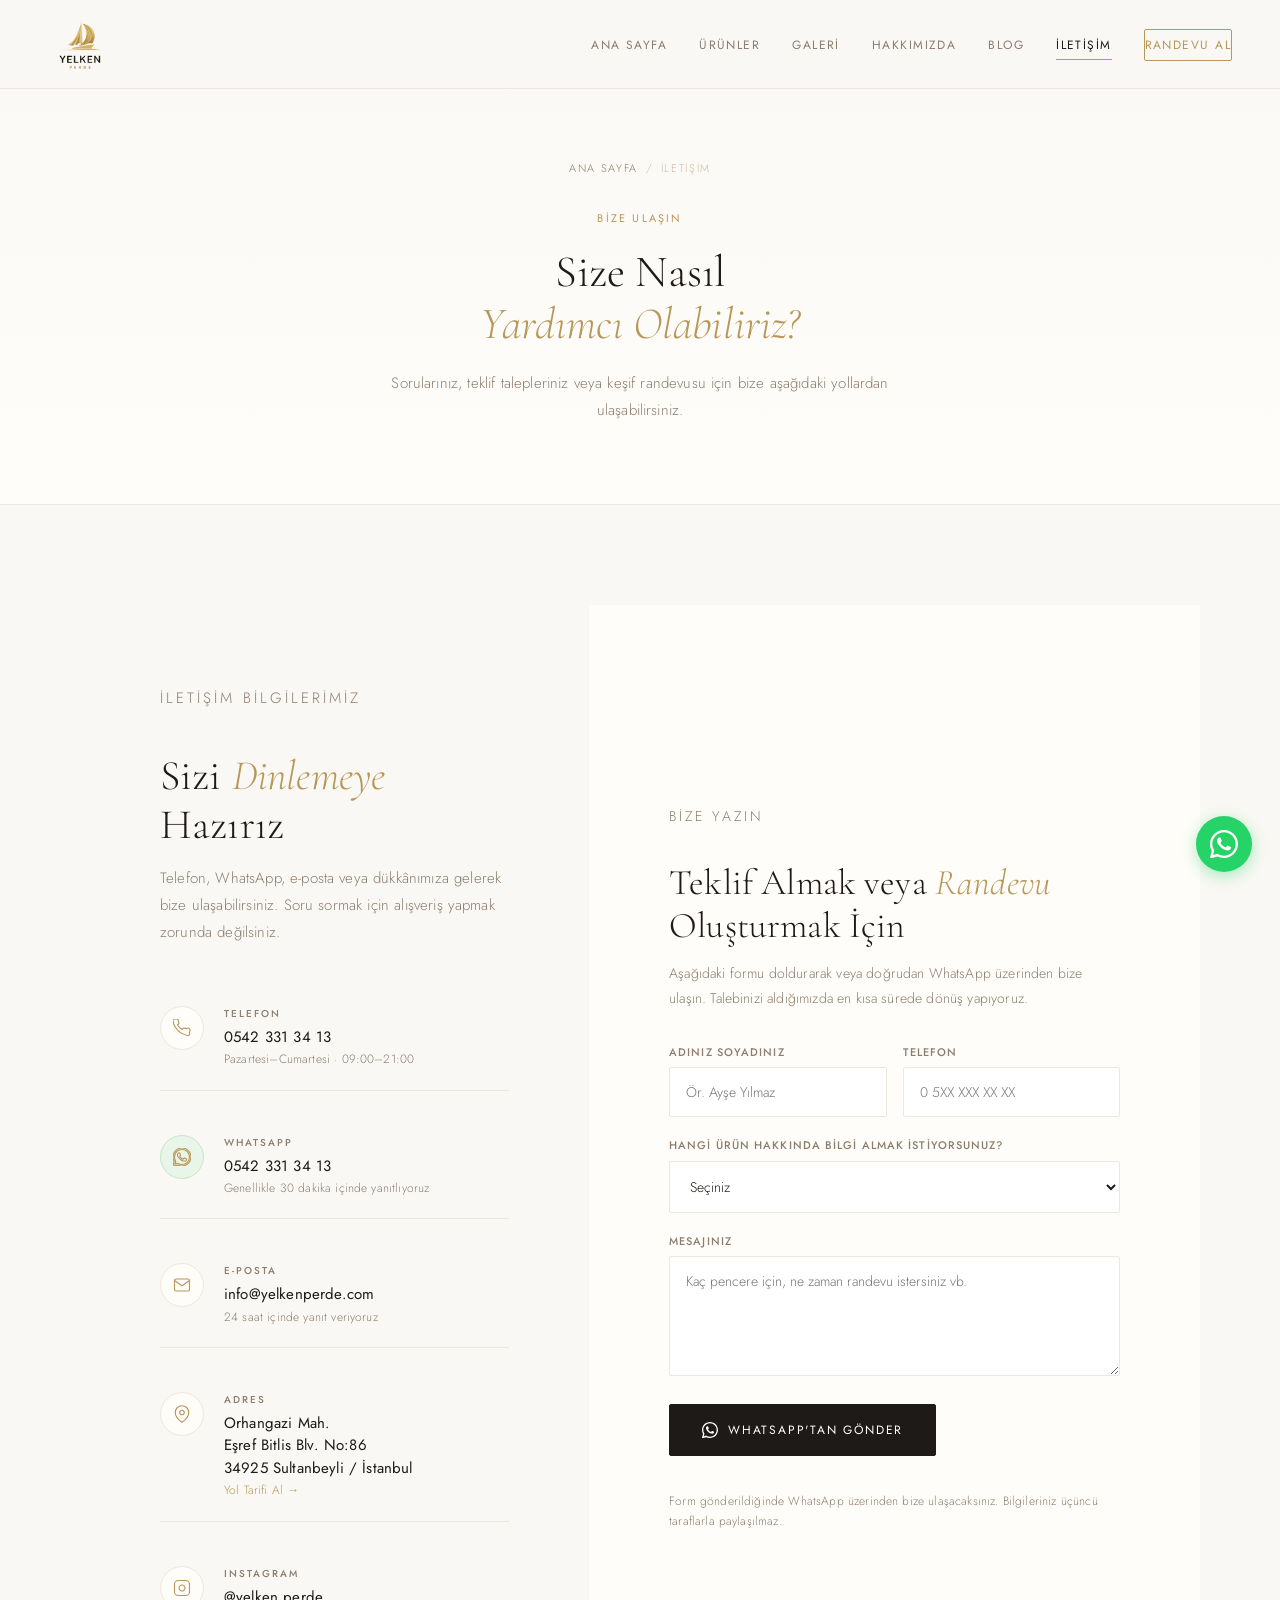
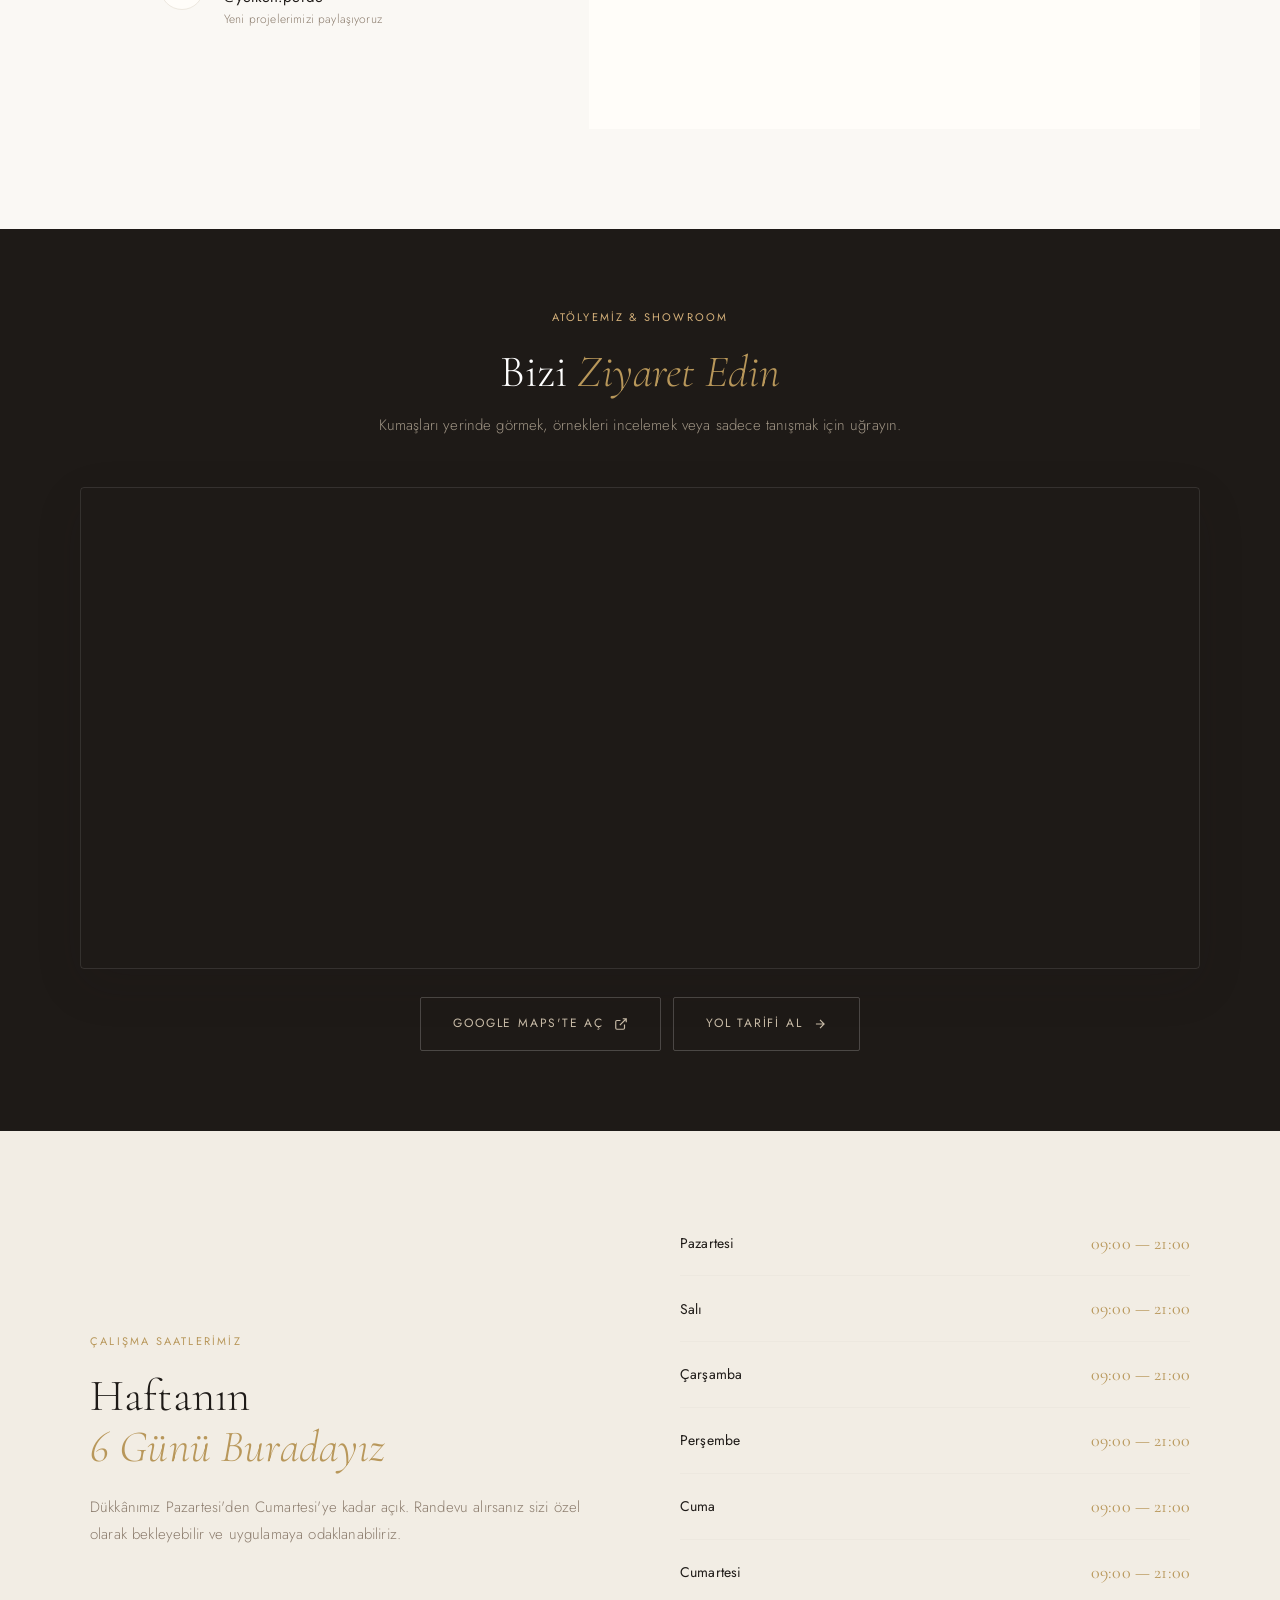
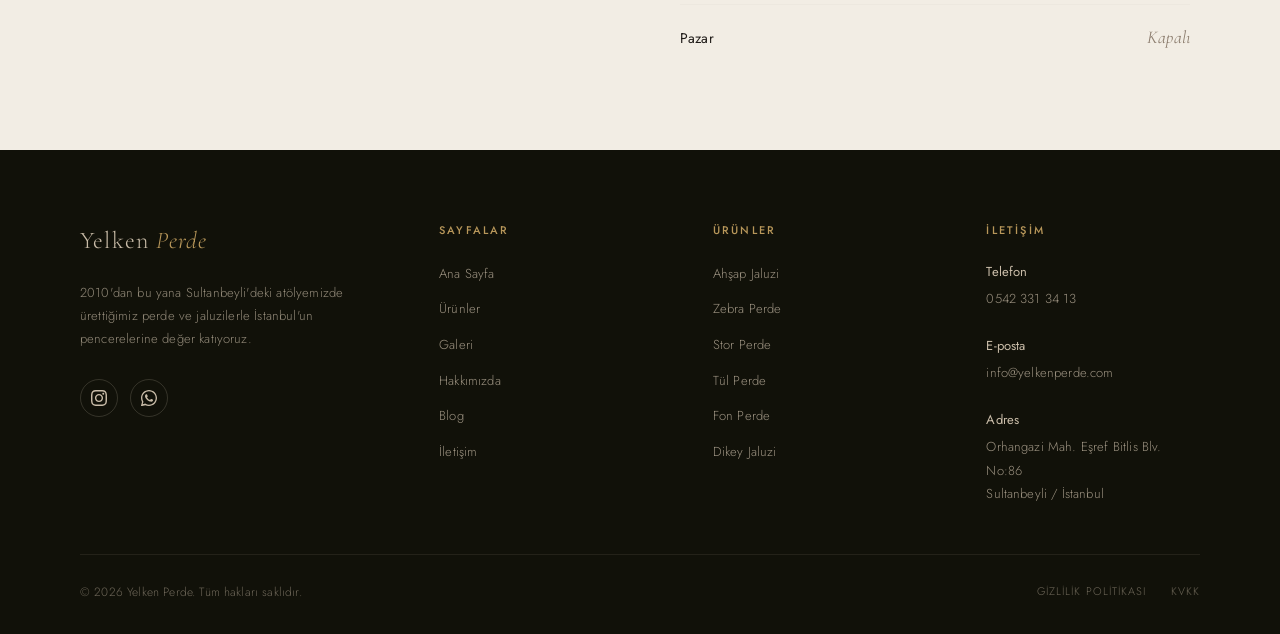
<file: iletisim.html>
<!DOCTYPE html>
<html lang="tr">
<head>
<meta charset="UTF-8">
<meta name="viewport" content="width=device-width, initial-scale=1.0">
<title>İletişim — Yelken Perde | Sultanbeyli İstanbul</title>
<meta name="description" content="Yelken Perde iletişim: Orhangazi Mah. Eşref Bitlis Blv. No:86 Sultanbeyli/İstanbul. Telefon: 0542 331 34 13. Ücretsiz keşif ve randevu.">
<link rel="canonical" href="https://yelkenperde.com/iletisim.html">
<link rel="icon" type="image/png" href="images/favicon.png">
<link rel="preconnect" href="https://fonts.googleapis.com">
<link rel="preconnect" href="https://fonts.gstatic.com" crossorigin>
<link rel="preload" href="https://fonts.googleapis.com/css2?family=Cormorant+Garamond:ital,wght@0,300;0,400;0,500;1,300;1,400&family=Jost:wght@300;400;500&display=swap" as="style" onload="this.onload=null;this.rel='stylesheet'">
<noscript><link rel="stylesheet" href="https://fonts.googleapis.com/css2?family=Cormorant+Garamond:ital,wght@0,300;0,400;0,500;1,300;1,400&family=Jost:wght@300;400;500&display=swap"></noscript>
<link rel="stylesheet" href="styles.css?v=3">

<style>
  .contact-layout {
    display: grid;
    grid-template-columns: 1fr 1.2fr;
    gap: 0;
    min-height: 80vh;
  }

  .contact-info-side {
    background: var(--cream);
    padding: 80px;
    display: flex;
    flex-direction: column;
    justify-content: center;
  }

  .contact-info-side h2 {
    font-family: var(--serif);
    font-size: 42px;
    font-weight: 300;
    line-height: 1.15;
    color: var(--charcoal);
    margin-bottom: 16px;
  }

  .contact-info-side h2 em { font-style: italic; color: var(--gold); }

  .contact-info-side > p {
    font-size: 15px;
    font-weight: 300;
    line-height: 1.8;
    color: var(--stone);
    margin-bottom: 40px;
  }

  .contact-info-list {
    display: flex;
    flex-direction: column;
    gap: 24px;
  }

  .contact-info-item {
    display: flex;
    gap: 20px;
    align-items: flex-start;
    padding: 20px 0;
    border-bottom: 1px solid var(--linen);
  }

  .contact-info-item:last-child { border-bottom: none; }

  .contact-info-icon {
    width: 44px;
    height: 44px;
    border-radius: 50%;
    background: var(--warm-white);
    border: 1px solid var(--linen);
    display: flex;
    align-items: center;
    justify-content: center;
    flex-shrink: 0;
  }

  .contact-info-icon svg {
    width: 18px; height: 18px;
    stroke: var(--gold);
    fill: none;
    stroke-width: 1.5;
  }

  .contact-info-text {
    flex: 1;
  }

  .contact-info-label {
    font-size: 10px;
    font-weight: 500;
    letter-spacing: 0.2em;
    text-transform: uppercase;
    color: var(--stone);
    margin-bottom: 4px;
  }

  .contact-info-value {
    font-size: 15px;
    font-weight: 400;
    color: var(--charcoal);
    line-height: 1.5;
  }

  .contact-info-value a {
    color: var(--charcoal);
    transition: color 0.3s;
  }

  .contact-info-value a:hover { color: var(--gold); }

  .contact-info-sub {
    font-size: 12px;
    font-weight: 300;
    color: var(--stone);
    margin-top: 2px;
  }

  /* FORM SIDE */
  .contact-form-side {
    background: var(--warm-white);
    padding: 80px;
    display: flex;
    flex-direction: column;
    justify-content: center;
  }

  .form-eyebrow {
    font-size: 11px;
    font-weight: 400;
    letter-spacing: 0.2em;
    text-transform: uppercase;
    color: var(--gold);
    margin-bottom: 16px;
  }

  .contact-form-side h3 {
    font-family: var(--serif);
    font-size: 36px;
    font-weight: 300;
    line-height: 1.2;
    color: var(--charcoal);
    margin-bottom: 14px;
  }

  .contact-form-side > p {
    font-size: 14px;
    font-weight: 300;
    line-height: 1.8;
    color: var(--stone);
    margin-bottom: 32px;
  }

  #contact-form {
    display: flex;
    flex-direction: column;
    gap: 20px;
  }

  .form-row {
    display: grid;
    grid-template-columns: 1fr 1fr;
    gap: 16px;
  }

  #contact-form button {
    margin-top: 8px;
    align-self: flex-start;
  }

  .form-note {
    font-size: 12px;
    font-weight: 300;
    color: var(--stone);
    margin-top: 16px;
    line-height: 1.6;
  }

  /* MAP SECTION */
  .map-section {
    padding: 80px 80px;
    background: var(--charcoal);
  }

  .map-header {
    text-align: center;
    margin-bottom: 48px;
  }

  .map-header .section-eyebrow { color: var(--gold-light); }
  .map-header .section-title { color: white; margin: 0 auto 14px; }
  .map-header .section-desc { color: rgba(201,188,168,0.75); margin: 0 auto; }

  .map-frame {
    max-width: 1200px;
    margin: 0 auto;
    border-radius: 4px;
    overflow: hidden;
    box-shadow: var(--shadow-lg);
    border: 1px solid rgba(255,255,255,0.1);
  }

  .map-frame iframe {
    display: block;
    width: 100%;
    height: 480px;
    border: none;
  }

  .map-actions {
    display: flex;
    justify-content: center;
    gap: 12px;
    margin-top: 28px;
    flex-wrap: wrap;
  }

  .map-actions .btn-secondary {
    background: transparent;
    border-color: rgba(255,255,255,0.2);
    color: var(--sand);
  }

  .map-actions .btn-secondary:hover {
    border-color: var(--gold);
    color: white;
  }

  /* SAAT TABLOSU */
  .hours-section {
    padding: 80px 80px;
    background: var(--cream-dark);
  }

  .hours-grid {
    display: grid;
    grid-template-columns: 1fr 1fr;
    gap: 80px;
    align-items: center;
    max-width: 1100px;
    margin: 0 auto;
  }

  .hours-list {
    display: flex;
    flex-direction: column;
    gap: 0;
  }

  .hours-item {
    display: flex;
    justify-content: space-between;
    align-items: center;
    padding: 18px 0;
    border-bottom: 1px solid var(--linen);
  }

  .hours-item:last-child { border-bottom: none; }

  .hours-day {
    font-size: 14px;
    font-weight: 400;
    color: var(--charcoal);
  }

  .hours-time {
    font-family: var(--serif);
    font-size: 18px;
    font-weight: 400;
    color: var(--gold);
  }

  .hours-item.closed .hours-time {
    color: var(--stone);
    font-style: italic;
  }

  @media (max-width: 900px) {
    .contact-layout { grid-template-columns: 1fr; }
    .contact-info-side, .contact-form-side { padding: 56px 24px; }
    .contact-info-side h2 { font-size: 32px; }
    .form-row { grid-template-columns: 1fr; }
    .map-section, .hours-section { padding: 56px 24px; }
    .hours-grid { grid-template-columns: 1fr; gap: 32px; }
    .map-frame iframe { height: 340px; }
  }
</style>
<!-- Google tag (gtag.js) -->
<script async src="https://www.googletagmanager.com/gtag/js?id=G-XG42521ET7"></script>
<script>
  window.dataLayer = window.dataLayer || [];
  function gtag(){dataLayer.push(arguments);}
  gtag('js', new Date());
  gtag('config', 'G-XG42521ET7');
</script>

<style>
/* Mobil menü kritik düzeltme - inline */
@media (max-width: 900px) {
  .nav-links.open {
    display: flex !important;
    flex-direction: column !important;
    position: fixed !important;
    top: 0 !important;
    left: 0 !important;
    right: 0 !important;
    bottom: 0 !important;
    width: 100vw !important;
    height: 100vh !important;
    background-color: #FAF8F4 !important;
    background: #FAF8F4 !important;
    z-index: 9999 !important;
    justify-content: center !important;
    align-items: center !important;
    gap: 28px !important;
    padding: 60px 24px 24px !important;
    margin: 0 !important;
    list-style: none !important;
  }
  body.menu-open {
    overflow: hidden !important;
  }
  body.menu-open .whatsapp-float {
    display: none !important;
  }
  body.menu-open .nav-mobile-toggle {
    z-index: 10000 !important;
    position: fixed !important;
    right: 24px !important;
    top: 18px !important;
  }
}
</style>
</head>
<body>

<!-- NAV -->
<nav id="navbar">
  <a href="index.html" class="nav-logo">
    <img src="images/logo-nav.png" alt="Yelken Perde">
  </a>
  <ul class="nav-links" id="navLinks" data-menu>
    <li><a href="index.html">Ana Sayfa</a></li>
    <li><a href="urunler.html">Ürünler</a></li>
    <li><a href="galeri.html">Galeri</a></li>
    <li><a href="hakkimizda.html">Hakkımızda</a></li>
    <li><a href="blog.html">Blog</a></li>
    <li><a href="iletisim.html" class="active">İletişim</a></li>
    <li><a href="https://wa.me/905423313413?text=Merhaba,%20ücretsiz%20ölçüm%20randevusu%20almak%20istiyorum." class="nav-cta" target="_blank">Randevu Al</a></li>
  </ul>
  <button class="nav-mobile-toggle" onclick="toggleMenu()" aria-label="Menü">
    <span></span><span></span><span></span>
  </button>
</nav>

<!-- PAGE HEADER -->
<header class="page-header">
  <div class="breadcrumb">
    <a href="index.html">Ana Sayfa</a>
    <span>/</span>
    <span>İletişim</span>
  </div>
  <p class="section-eyebrow">Bize Ulaşın</p>
  <h1 class="section-title">Size Nasıl<br><em>Yardımcı Olabiliriz?</em></h1>
  <p class="section-desc">
    Sorularınız, teklif talepleriniz veya keşif randevusu için bize aşağıdaki yollardan ulaşabilirsiniz.
  </p>
</header>

<!-- İLETİŞİM BİLGİLERİ + FORM -->
<section class="contact-layout">
  <!-- SOL - Bilgiler -->
  <div class="contact-info-side reveal">
    <p class="section-eyebrow">İletişim Bilgilerimiz</p>
    <h2>Sizi <em>Dinlemeye</em> Hazırız</h2>
    <p>Telefon, WhatsApp, e-posta veya dükkânımıza gelerek bize ulaşabilirsiniz. Soru sormak için alışveriş yapmak zorunda değilsiniz.</p>

    <div class="contact-info-list">

      <div class="contact-info-item">
        <div class="contact-info-icon">
          <svg viewBox="0 0 24 24"><path d="M22 16.92v3a2 2 0 01-2.18 2 19.79 19.79 0 01-8.63-3.07A19.5 19.5 0 013.07 10.8a19.79 19.79 0 01-3.07-8.67A2 2 0 012 0h3a2 2 0 012 1.72c.127.96.361 1.903.7 2.81a2 2 0 01-.45 2.11L6.09 7.91a16 16 0 006 6l1.27-1.27a2 2 0 012.11-.45c.907.339 1.85.573 2.81.7A2 2 0 0122 16.92z"/></svg>
        </div>
        <div class="contact-info-text">
          <div class="contact-info-label">Telefon</div>
          <div class="contact-info-value"><a href="tel:+905423313413">0542 331 34 13</a></div>
          <div class="contact-info-sub">Pazartesi–Cumartesi · 09:00–21:00</div>
        </div>
      </div>

      <div class="contact-info-item">
        <div class="contact-info-icon" style="background: #E8F5E9; border-color: #C8E6C9;">
          <svg viewBox="0 0 24 24" fill="#25D366" stroke="none"><path d="M17.472 14.382c-.297-.149-1.758-.867-2.03-.967-.273-.099-.471-.148-.67.15-.197.297-.767.966-.94 1.164-.173.199-.347.223-.644.075-.297-.15-1.255-.463-2.39-1.475-.883-.788-1.48-1.761-1.653-2.059-.173-.297-.018-.458.13-.606.134-.133.298-.347.446-.52.149-.174.198-.298.298-.497.099-.198.05-.371-.025-.52-.075-.149-.669-1.612-.916-2.207-.242-.579-.487-.5-.669-.51-.173-.008-.371-.01-.57-.01-.198 0-.52.074-.792.372-.272.297-1.04 1.016-1.04 2.479 0 1.462 1.065 2.875 1.213 3.074.149.198 2.096 3.2 5.077 4.487.709.306 1.262.489 1.694.625.712.227 1.36.195 1.871.118.571-.085 1.758-.719 2.006-1.413.248-.694.248-1.289.173-1.413-.074-.124-.272-.198-.57-.347z"/><path d="M12 0C5.373 0 0 5.373 0 12c0 2.123.554 4.117 1.528 5.845L.057 23.286a.75.75 0 00.921.921l5.441-1.471A11.946 11.946 0 0012 24c6.627 0 12-5.373 12-12S18.627 0 12 0zm0 22c-1.89 0-3.66-.49-5.196-1.351l-.367-.213-3.805 1.029 1.029-3.805-.213-.367A9.955 9.955 0 012 12C2 6.477 6.477 2 12 2s10 4.477 10 10-4.477 10-10 10z"/></svg>
        </div>
        <div class="contact-info-text">
          <div class="contact-info-label">WhatsApp</div>
          <div class="contact-info-value"><a href="https://wa.me/905423313413" target="_blank">0542 331 34 13</a></div>
          <div class="contact-info-sub">Genellikle 30 dakika içinde yanıtlıyoruz</div>
        </div>
      </div>

      <div class="contact-info-item">
        <div class="contact-info-icon">
          <svg viewBox="0 0 24 24"><path d="M4 4h16c1.1 0 2 .9 2 2v12c0 1.1-.9 2-2 2H4c-1.1 0-2-.9-2-2V6c0-1.1.9-2 2-2z"/><polyline points="22,6 12,13 2,6"/></svg>
        </div>
        <div class="contact-info-text">
          <div class="contact-info-label">E-posta</div>
          <div class="contact-info-value"><a href="mailto:info@yelkenperde.com">info@yelkenperde.com</a></div>
          <div class="contact-info-sub">24 saat içinde yanıt veriyoruz</div>
        </div>
      </div>

      <div class="contact-info-item">
        <div class="contact-info-icon">
          <svg viewBox="0 0 24 24"><path d="M21 10c0 7-9 13-9 13s-9-6-9-13a9 9 0 0118 0z"/><circle cx="12" cy="10" r="3"/></svg>
        </div>
        <div class="contact-info-text">
          <div class="contact-info-label">Adres</div>
          <div class="contact-info-value">Orhangazi Mah.<br>Eşref Bitlis Blv. No:86<br>34925 Sultanbeyli / İstanbul</div>
          <div class="contact-info-sub"><a href="https://www.google.com/maps/search/?api=1&query=Orhangazi+Eşref+Bitlis+Bulvarı+86+Sultanbeyli" target="_blank" style="color: var(--gold);">Yol Tarifi Al →</a></div>
        </div>
      </div>

      <div class="contact-info-item">
        <div class="contact-info-icon">
          <svg viewBox="0 0 24 24"><rect x="2" y="2" width="20" height="20" rx="5"/><path d="M16 11.37A4 4 0 1112.63 8 4 4 0 0116 11.37z"/><line x1="17.5" y1="6.5" x2="17.5" y2="6.5"/></svg>
        </div>
        <div class="contact-info-text">
          <div class="contact-info-label">Instagram</div>
          <div class="contact-info-value"><a href="https://instagram.com/yelken.perde" target="_blank">@yelken.perde</a></div>
          <div class="contact-info-sub">Yeni projelerimizi paylaşıyoruz</div>
        </div>
      </div>

    </div>
  </div>

  <!-- SAĞ - Form -->
  <div class="contact-form-side reveal">
    <p class="form-eyebrow">Bize Yazın</p>
    <h3>Teklif Almak veya <em style="font-style: italic; color: var(--gold);">Randevu</em><br>Oluşturmak İçin</h3>
    <p>Aşağıdaki formu doldurarak veya doğrudan WhatsApp üzerinden bize ulaşın. Talebinizi aldığımızda en kısa sürede dönüş yapıyoruz.</p>

    <form id="contact-form">
      <div class="form-row">
        <div class="form-group">
          <label for="name">Adınız Soyadınız</label>
          <input type="text" id="name" name="name" required placeholder="Ör. Ayşe Yılmaz">
        </div>
        <div class="form-group">
          <label for="phone">Telefon</label>
          <input type="tel" id="phone" name="phone" required placeholder="0 5XX XXX XX XX">
        </div>
      </div>

      <div class="form-group">
        <label for="service">Hangi ürün hakkında bilgi almak istiyorsunuz?</label>
        <select id="service" name="service">
          <option value="">Seçiniz</option>
          <option value="ahsap-jaluzi">Ahşap Jaluzi</option>
          <option value="zebra-perde">Zebra Perde</option>
          <option value="stor-perde">Stor Perde</option>
          <option value="tul-perde">Tül Perde</option>
          <option value="fon-perde">Fon Perde</option>
          <option value="dikey-jaluzi">Dikey Jaluzi</option>
          <option value="genel">Genel Bilgi</option>
        </select>
      </div>

      <div class="form-group">
        <label for="message">Mesajınız</label>
        <textarea id="message" name="message" rows="4" placeholder="Kaç pencere için, ne zaman randevu istersiniz vb."></textarea>
      </div>

      <button type="submit" class="btn-primary">
        <svg width="16" height="16" viewBox="0 0 24 24" fill="currentColor"><path d="M17.472 14.382c-.297-.149-1.758-.867-2.03-.967-.273-.099-.471-.148-.67.15-.197.297-.767.966-.94 1.164-.173.199-.347.223-.644.075-.297-.15-1.255-.463-2.39-1.475-.883-.788-1.48-1.761-1.653-2.059-.173-.297-.018-.458.13-.606.134-.133.298-.347.446-.52.149-.174.198-.298.298-.497.099-.198.05-.371-.025-.52-.075-.149-.669-1.612-.916-2.207-.242-.579-.487-.5-.669-.51-.173-.008-.371-.01-.57-.01-.198 0-.52.074-.792.372-.272.297-1.04 1.016-1.04 2.479 0 1.462 1.065 2.875 1.213 3.074.149.198 2.096 3.2 5.077 4.487.709.306 1.262.489 1.694.625.712.227 1.36.195 1.871.118.571-.085 1.758-.719 2.006-1.413.248-.694.248-1.289.173-1.413-.074-.124-.272-.198-.57-.347z"/><path d="M12 0C5.373 0 0 5.373 0 12c0 2.123.554 4.117 1.528 5.845L.057 23.286a.75.75 0 00.921.921l5.441-1.471A11.946 11.946 0 0012 24c6.627 0 12-5.373 12-12S18.627 0 12 0zm0 22c-1.89 0-3.66-.49-5.196-1.351l-.367-.213-3.805 1.029 1.029-3.805-.213-.367A9.955 9.955 0 012 12C2 6.477 6.477 2 12 2s10 4.477 10 10-4.477 10-10 10z"/></svg>
        WhatsApp'tan Gönder
      </button>

      <p class="form-note">
        Form gönderildiğinde WhatsApp üzerinden bize ulaşacaksınız. Bilgileriniz üçüncü taraflarla paylaşılmaz.
      </p>
    </form>
  </div>
</section>

<!-- HARİTA -->
<section class="map-section">
  <div class="map-header reveal">
    <p class="section-eyebrow">Atölyemiz & Showroom</p>
    <h2 class="section-title">Bizi <em>Ziyaret Edin</em></h2>
    <p class="section-desc">Kumaşları yerinde görmek, örnekleri incelemek veya sadece tanışmak için uğrayın.</p>
  </div>

  <div class="map-frame reveal">
    <iframe
      src="https://www.google.com/maps?q=Orhangazi+Mah.+Eşref+Bitlis+Blv.+No:86+Sultanbeyli+İstanbul&output=embed"
      loading="lazy"
      allowfullscreen
      referrerpolicy="no-referrer-when-downgrade"
      title="Yelken Perde Konum">
    </iframe>
  </div>

  <div class="map-actions">
    <a href="https://www.google.com/maps/search/?api=1&query=Orhangazi+Eşref+Bitlis+Bulvarı+86+Sultanbeyli" class="btn-secondary" target="_blank">
      Google Maps'te Aç
      <svg width="14" height="14" viewBox="0 0 24 24" fill="none" stroke="currentColor" stroke-width="2"><path d="M18 13v6a2 2 0 01-2 2H5a2 2 0 01-2-2V8a2 2 0 012-2h6M15 3h6v6M10 14L21 3"/></svg>
    </a>
    <a href="https://www.google.com/maps/dir/?api=1&destination=Orhangazi+Mah.+Eşref+Bitlis+Blv.+No:86+Sultanbeyli+İstanbul" class="btn-secondary" target="_blank">
      Yol Tarifi Al
      <svg width="14" height="14" viewBox="0 0 24 24" fill="none" stroke="currentColor" stroke-width="2"><path d="M5 12h14M12 5l7 7-7 7"/></svg>
    </a>
  </div>
</section>

<!-- SAAT TABLOSU -->
<section class="hours-section">
  <div class="hours-grid">
    <div class="reveal">
      <p class="section-eyebrow">Çalışma Saatlerimiz</p>
      <h2 class="section-title">Haftanın<br><em>6 Günü Buradayız</em></h2>
      <p class="section-desc">Dükkânımız Pazartesi'den Cumartesi'ye kadar açık. Randevu alırsanız sizi özel olarak bekleyebilir ve uygulamaya odaklanabiliriz.</p>
    </div>
    <div class="reveal">
      <div class="hours-list">
        <div class="hours-item">
          <span class="hours-day">Pazartesi</span>
          <span class="hours-time">09:00 — 21:00</span>
        </div>
        <div class="hours-item">
          <span class="hours-day">Salı</span>
          <span class="hours-time">09:00 — 21:00</span>
        </div>
        <div class="hours-item">
          <span class="hours-day">Çarşamba</span>
          <span class="hours-time">09:00 — 21:00</span>
        </div>
        <div class="hours-item">
          <span class="hours-day">Perşembe</span>
          <span class="hours-time">09:00 — 21:00</span>
        </div>
        <div class="hours-item">
          <span class="hours-day">Cuma</span>
          <span class="hours-time">09:00 — 21:00</span>
        </div>
        <div class="hours-item">
          <span class="hours-day">Cumartesi</span>
          <span class="hours-time">09:00 — 21:00</span>
        </div>
        <div class="hours-item closed">
          <span class="hours-day">Pazar</span>
          <span class="hours-time">Kapalı</span>
        </div>
      </div>
    </div>
  </div>
</section>

<!-- FOOTER -->
<footer>
  <div class="footer-grid">
    <div>
      <div class="footer-brand-logo">Yelken <span>Perde</span></div>
      <p class="footer-brand-desc">2010'dan bu yana Sultanbeyli'deki atölyemizde ürettiğimiz perde ve jaluzilerle İstanbul'un pencerelerine değer katıyoruz.</p>
      <div class="footer-social">
        <a href="https://instagram.com/yelken.perde" target="_blank" aria-label="Instagram">
          <svg viewBox="0 0 24 24"><path d="M12 2.163c3.204 0 3.584.012 4.849.07 3.252.148 4.771 1.691 4.919 4.919.058 1.265.069 1.645.069 4.849 0 3.205-.012 3.584-.069 4.849-.149 3.225-1.664 4.771-4.919 4.919-1.266.058-1.644.07-4.849.07-3.204 0-3.584-.012-4.849-.07-3.26-.149-4.771-1.699-4.919-4.92-.058-1.265-.07-1.644-.07-4.849 0-3.204.013-3.583.07-4.849.149-3.227 1.664-4.771 4.919-4.919 1.266-.057 1.645-.069 4.849-.069zm0-2.163c-3.259 0-3.667.014-4.947.072-4.358.2-6.78 2.618-6.98 6.98-.059 1.281-.073 1.689-.073 4.948 0 3.259.014 3.668.072 4.948.2 4.358 2.618 6.78 6.98 6.98 1.281.058 1.689.072 4.948.072 3.259 0 3.668-.014 4.948-.072 4.354-.2 6.782-2.618 6.979-6.98.059-1.28.073-1.689.073-4.948 0-3.259-.014-3.667-.072-4.947-.196-4.354-2.617-6.78-6.979-6.98-1.281-.059-1.69-.073-4.949-.073zm0 5.838c-3.403 0-6.162 2.759-6.162 6.162s2.759 6.163 6.162 6.163 6.162-2.759 6.162-6.163c0-3.403-2.759-6.162-6.162-6.162zm0 10.162c-2.209 0-4-1.79-4-4 0-2.209 1.791-4 4-4s4 1.791 4 4c0 2.21-1.791 4-4 4zm6.406-11.845c-.796 0-1.441.645-1.441 1.44s.645 1.44 1.441 1.44c.795 0 1.439-.645 1.439-1.44s-.644-1.44-1.439-1.44z"/></svg>
        </a>
        <a href="https://wa.me/905423313413" target="_blank" aria-label="WhatsApp">
          <svg viewBox="0 0 24 24"><path d="M17.472 14.382c-.297-.149-1.758-.867-2.03-.967-.273-.099-.471-.148-.67.15-.197.297-.767.966-.94 1.164-.173.199-.347.223-.644.075-.297-.15-1.255-.463-2.39-1.475-.883-.788-1.48-1.761-1.653-2.059-.173-.297-.018-.458.13-.606.134-.133.298-.347.446-.52.149-.174.198-.298.298-.497.099-.198.05-.371-.025-.52-.075-.149-.669-1.612-.916-2.207-.242-.579-.487-.5-.669-.51-.173-.008-.371-.01-.57-.01-.198 0-.52.074-.792.372-.272.297-1.04 1.016-1.04 2.479 0 1.462 1.065 2.875 1.213 3.074.149.198 2.096 3.2 5.077 4.487.709.306 1.262.489 1.694.625.712.227 1.36.195 1.871.118.571-.085 1.758-.719 2.006-1.413.248-.694.248-1.289.173-1.413-.074-.124-.272-.198-.57-.347zM12 0C5.373 0 0 5.373 0 12c0 2.123.554 4.117 1.528 5.845L.057 23.286a.75.75 0 00.921.921l5.441-1.471A11.946 11.946 0 0012 24c6.627 0 12-5.373 12-12S18.627 0 12 0zm0 22c-1.89 0-3.66-.49-5.196-1.351l-.367-.213-3.805 1.029 1.029-3.805-.213-.367A9.955 9.955 0 012 12C2 6.477 6.477 2 12 2s10 4.477 10 10-4.477 10-10 10z"/></svg>
        </a>
      </div>
    </div>
    <div class="footer-col">
      <h4>Sayfalar</h4>
      <ul>
        <li><a href="index.html">Ana Sayfa</a></li>
        <li><a href="urunler.html">Ürünler</a></li>
        <li><a href="galeri.html">Galeri</a></li>
        <li><a href="hakkimizda.html">Hakkımızda</a></li>
        <li><a href="blog.html">Blog</a></li>
        <li><a href="iletisim.html">İletişim</a></li>
      </ul>
    </div>
    <div class="footer-col">
      <h4>Ürünler</h4>
      <ul>
        <li><a href="urunler.html#ahsap-jaluzi">Ahşap Jaluzi</a></li>
        <li><a href="urunler.html#zebra-perde">Zebra Perde</a></li>
        <li><a href="urunler.html#stor-perde">Stor Perde</a></li>
        <li><a href="urunler.html#tul-perde">Tül Perde</a></li>
        <li><a href="urunler.html#fon-perde">Fon Perde</a></li>
        <li><a href="urunler.html#dikey-jaluzi">Dikey Jaluzi</a></li>
      </ul>
    </div>
    <div class="footer-col">
      <h4>İletişim</h4>
      <div class="footer-contact">
        <strong>Telefon</strong>
        <a href="tel:+905423313413">0542 331 34 13</a><br><br>
        <strong>E-posta</strong>
        <a href="mailto:info@yelkenperde.com">info@yelkenperde.com</a><br><br>
        <strong>Adres</strong>
        Orhangazi Mah. Eşref Bitlis Blv. No:86<br>
        Sultanbeyli / İstanbul
      </div>
    </div>
  </div>
  <div class="footer-bottom">
    <p class="footer-copy">© 2026 Yelken Perde. Tüm hakları saklıdır.</p>
    <div class="footer-legal">
      <a href="gizlilik-politikasi.html">Gizlilik Politikası</a>
      <a href="kvkk.html">KVKK</a>
    </div>
  </div>
</footer>

<a href="https://wa.me/905423313413?text=Merhaba,%20bilgi%20almak%20istiyorum." class="whatsapp-float" target="_blank" aria-label="WhatsApp">
  <svg viewBox="0 0 24 24"><path d="M17.472 14.382c-.297-.149-1.758-.867-2.03-.967-.273-.099-.471-.148-.67.15-.197.297-.767.966-.94 1.164-.173.199-.347.223-.644.075-.297-.15-1.255-.463-2.39-1.475-.883-.788-1.48-1.761-1.653-2.059-.173-.297-.018-.458.13-.606.134-.133.298-.347.446-.52.149-.174.198-.298.298-.497.099-.198.05-.371-.025-.52-.075-.149-.669-1.612-.916-2.207-.242-.579-.487-.5-.669-.51-.173-.008-.371-.01-.57-.01-.198 0-.52.074-.792.372-.272.297-1.04 1.016-1.04 2.479 0 1.462 1.065 2.875 1.213 3.074.149.198 2.096 3.2 5.077 4.487.709.306 1.262.489 1.694.625.712.227 1.36.195 1.871.118.571-.085 1.758-.719 2.006-1.413.248-.694.248-1.289.173-1.413-.074-.124-.272-.198-.57-.347zM12 0C5.373 0 0 5.373 0 12c0 2.123.554 4.117 1.528 5.845L.057 23.286a.75.75 0 00.921.921l5.441-1.471A11.946 11.946 0 0012 24c6.627 0 12-5.373 12-12S18.627 0 12 0zm0 22c-1.89 0-3.66-.49-5.196-1.351l-.367-.213-3.805 1.029 1.029-3.805-.213-.367A9.955 9.955 0 012 12C2 6.477 6.477 2 12 2s10 4.477 10 10-4.477 10-10 10z"/></svg>
</a>

<script src="main.js?v=3"></script>
</body>
</html>
</file>
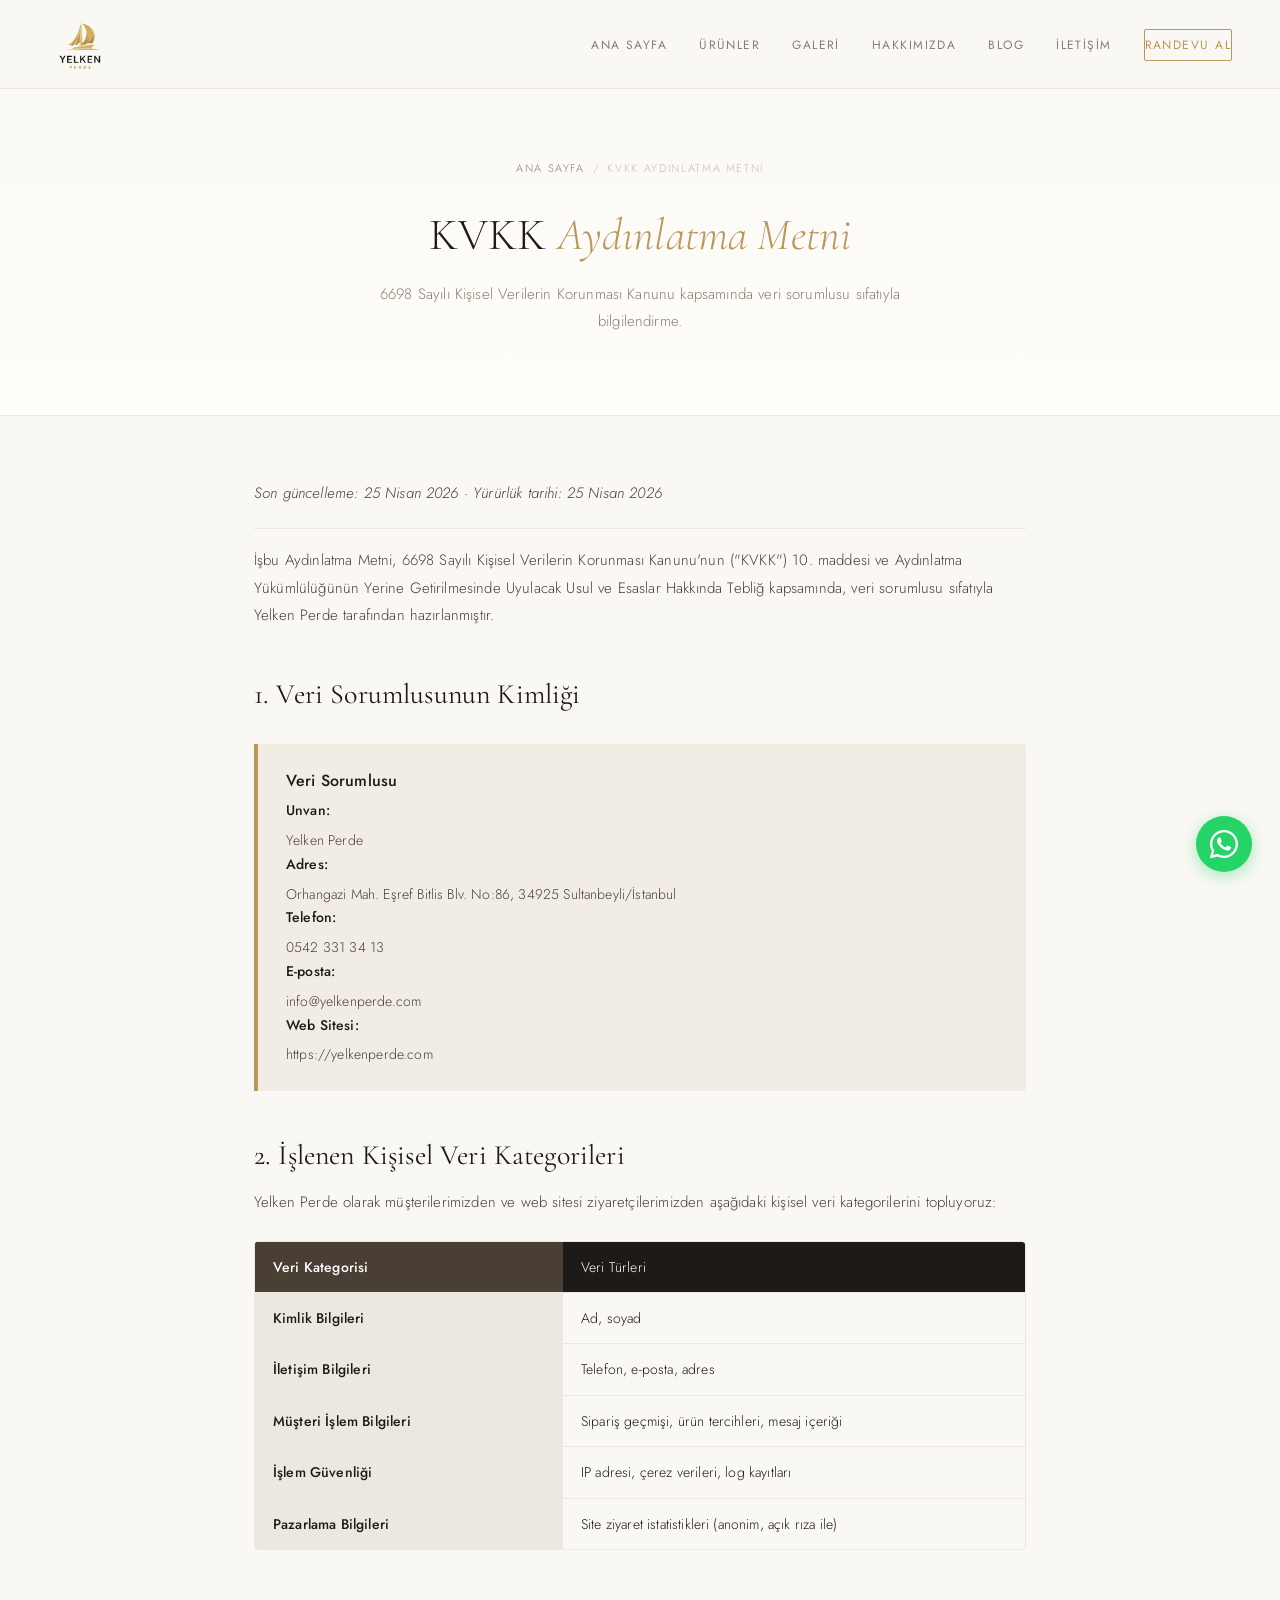
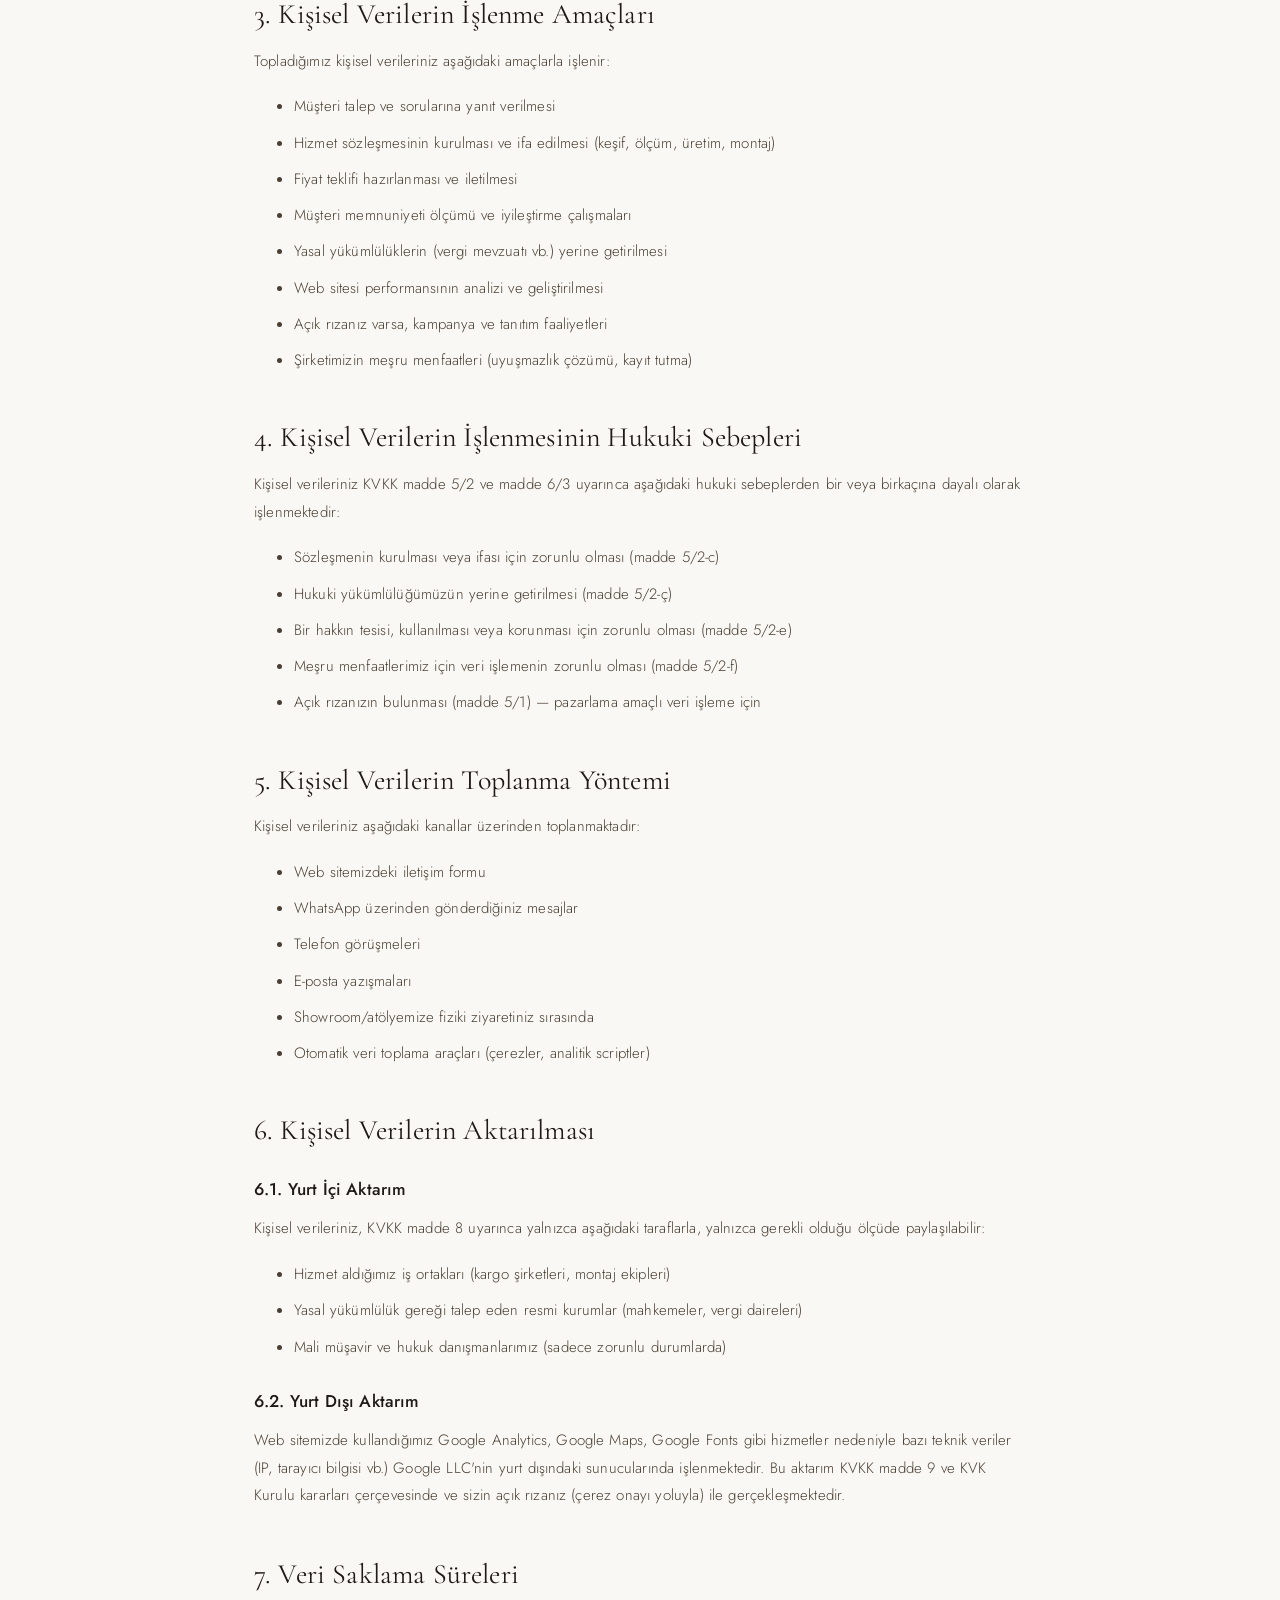
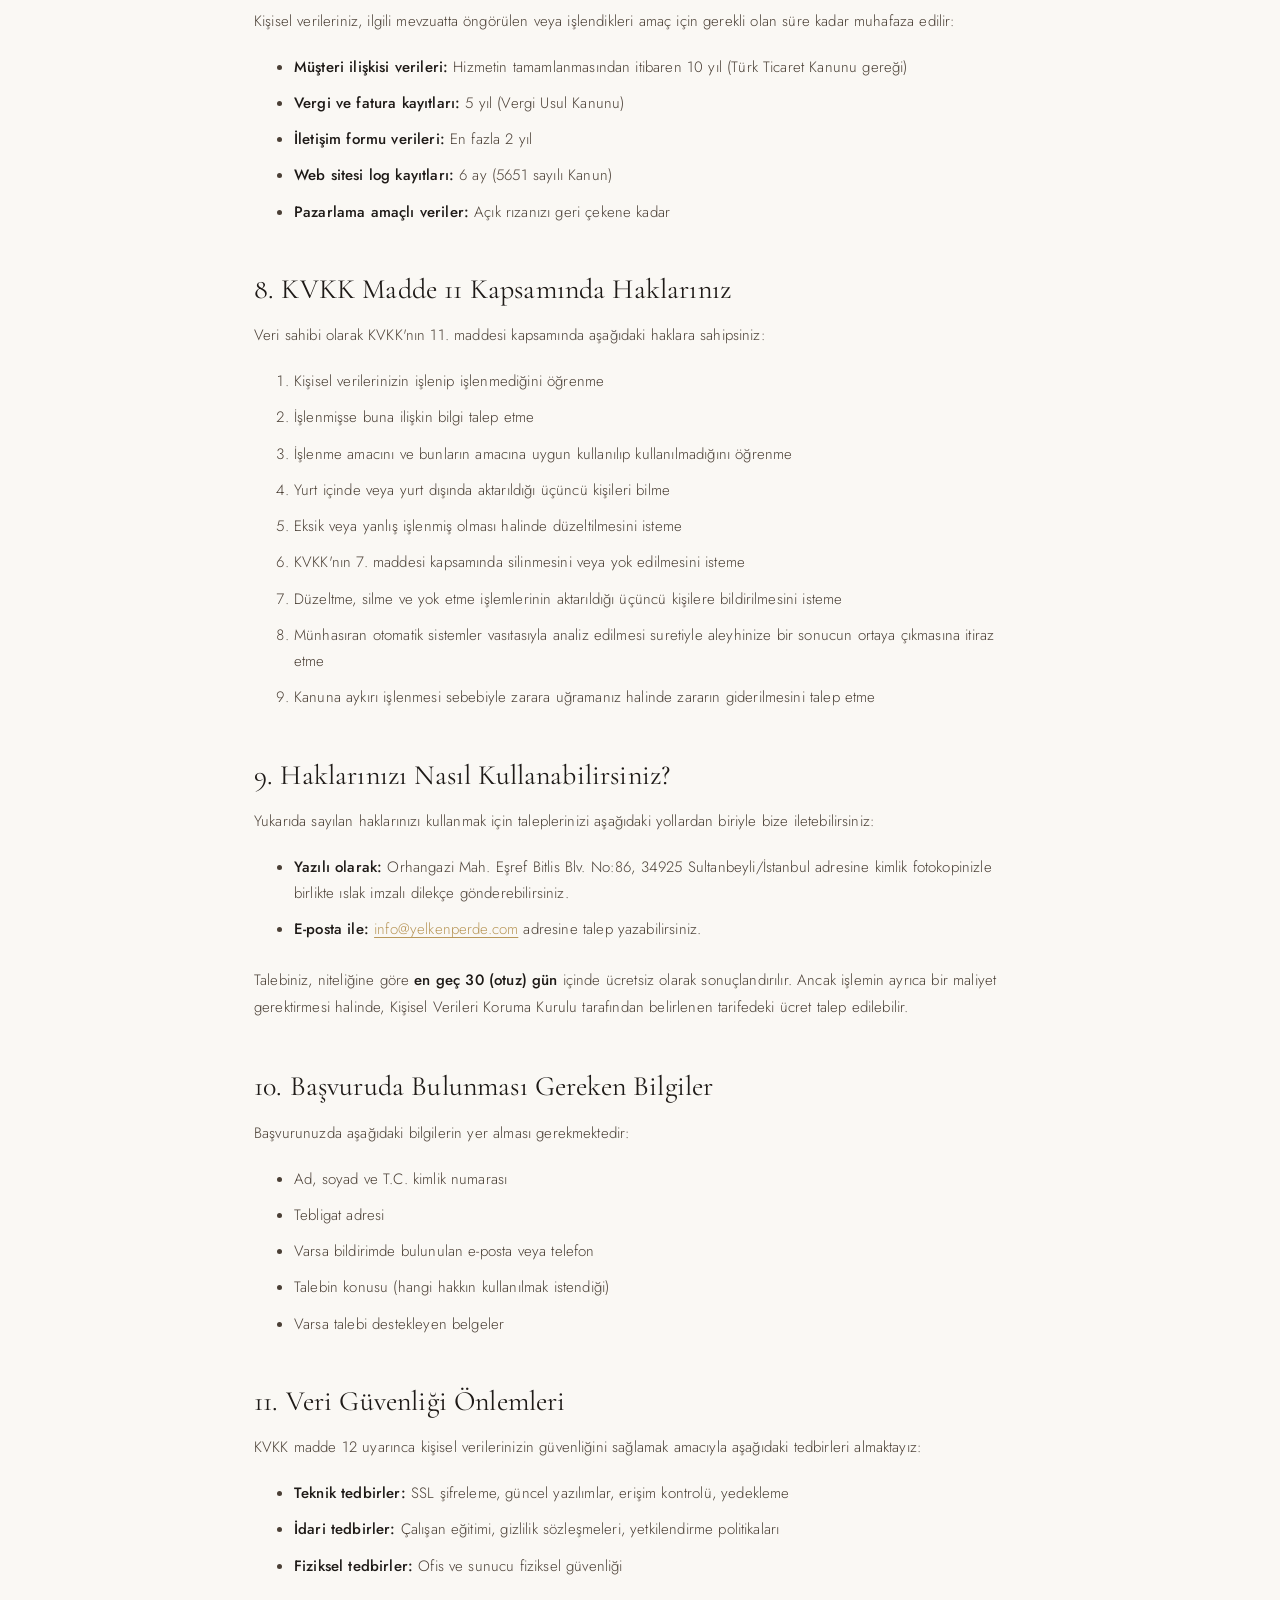
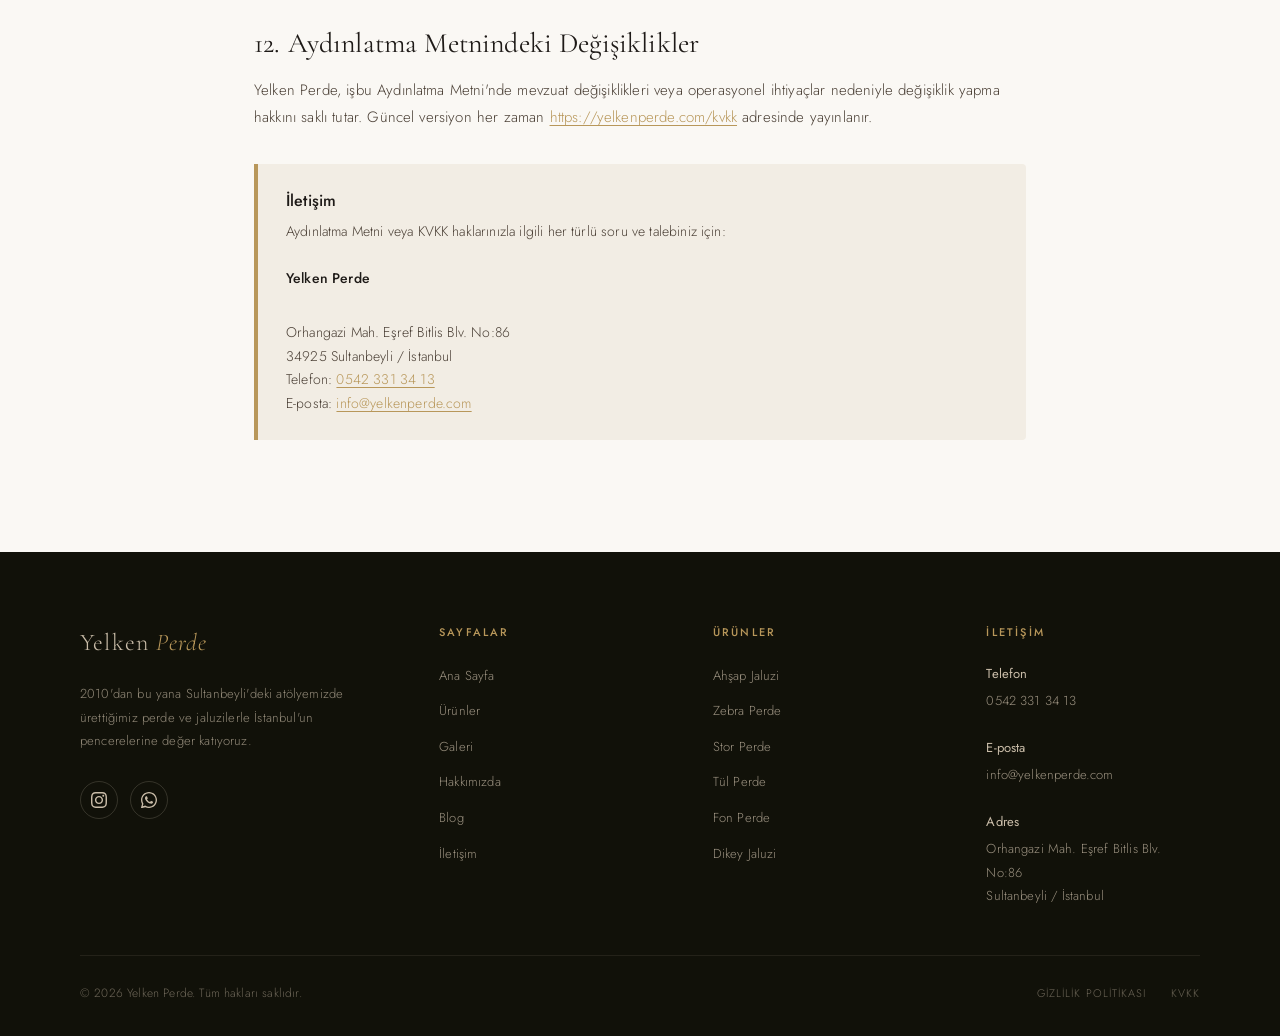
<file: kvkk.html>
<!DOCTYPE html>
<html lang="tr">
<head>
<meta charset="UTF-8">
<meta name="viewport" content="width=device-width, initial-scale=1.0">
<title>KVKK Aydınlatma Metni — Yelken Perde</title>
<meta name="description" content="Yelken Perde 6698 Sayılı KVKK kapsamında kişisel verilerin işlenmesi hakkında aydınlatma metni.">
<meta name="robots" content="index, follow">
<link rel="canonical" href="https://yelkenperde.com/kvkk">
<link rel="icon" type="image/png" href="images/favicon.png">

<link rel="preload" href="https://fonts.googleapis.com/css2?family=Cormorant+Garamond:ital,wght@0,300;0,400;0,500;1,300;1,400&family=Jost:wght@300;400;500&display=swap" as="style" onload="this.onload=null;this.rel='stylesheet'">
<noscript><link rel="stylesheet" href="https://fonts.googleapis.com/css2?family=Cormorant+Garamond:ital,wght@0,300;0,400;0,500;1,300;1,400&family=Jost:wght@300;400;500&display=swap"></noscript>
<link rel="stylesheet" href="styles.css?v=3">

<!-- Breadcrumb Schema -->
<script type="application/ld+json">
{
  "@context": "https://schema.org",
  "@type": "BreadcrumbList",
  "itemListElement": [
    {"@type": "ListItem", "position": 1, "name": "Ana Sayfa", "item": "https://yelkenperde.com/"},
    {"@type": "ListItem", "position": 2, "name": "KVKK Aydınlatma Metni", "item": "https://yelkenperde.com/kvkk"}
  ]
}
</script>

<!-- Google tag (gtag.js) -->
<script async src="https://www.googletagmanager.com/gtag/js?id=G-XG42521ET7"></script>
<script>
  window.dataLayer = window.dataLayer || [];
  function gtag(){dataLayer.push(arguments);}
  gtag('js', new Date());
  gtag('config', 'G-XG42521ET7');
</script>

<style>
@media (max-width: 900px) {
  .nav-links.open {
    display: flex !important;
    flex-direction: column !important;
    position: fixed !important;
    top: 0 !important;
    left: 0 !important;
    right: 0 !important;
    bottom: 0 !important;
    width: 100vw !important;
    height: 100vh !important;
    background-color: #FAF8F4 !important;
    background: #FAF8F4 !important;
    z-index: 9999 !important;
    justify-content: center !important;
    align-items: center !important;
    gap: 28px !important;
    padding: 60px 24px 24px !important;
    margin: 0 !important;
    list-style: none !important;
  }
  body.menu-open { overflow: hidden !important; }
  body.menu-open .whatsapp-float { display: none !important; }
  body.menu-open .nav-mobile-toggle {
    z-index: 10000 !important;
    position: fixed !important;
    right: 24px !important;
    top: 18px !important;
  }
}

.legal-body {
  max-width: 820px;
  margin: 0 auto;
  padding: 64px 24px 80px;
}

.legal-body h2 {
  font-family: var(--serif);
  font-size: 28px;
  font-weight: 400;
  line-height: 1.2;
  color: var(--charcoal);
  margin-top: 48px;
  margin-bottom: 16px;
}

.legal-body h3 {
  font-family: var(--sans);
  font-size: 17px;
  font-weight: 500;
  color: var(--charcoal);
  margin-top: 28px;
  margin-bottom: 12px;
}

.legal-body p {
  font-size: 15px;
  font-weight: 300;
  line-height: 1.85;
  color: var(--umber);
  margin-bottom: 18px;
}

.legal-body ul, .legal-body ol {
  margin: 0 0 24px 20px;
  padding-left: 20px;
}

.legal-body li {
  font-size: 15px;
  font-weight: 300;
  line-height: 1.75;
  color: var(--umber);
  margin-bottom: 10px;
}

.legal-body strong {
  font-weight: 500;
  color: var(--charcoal);
}

.legal-body a {
  color: var(--gold);
  text-decoration: underline;
  text-underline-offset: 3px;
}

.legal-meta {
  font-size: 13px;
  color: var(--stone);
  font-style: italic;
  padding-bottom: 20px;
  border-bottom: 1px solid var(--linen);
  margin-bottom: 32px;
}

.legal-contact-box {
  background: var(--cream-dark);
  border-left: 4px solid var(--gold);
  padding: 24px 28px;
  margin: 32px 0;
  border-radius: 0 4px 4px 0;
}

.legal-contact-box strong {
  display: block;
  margin-bottom: 6px;
  color: var(--charcoal);
}

.legal-contact-box p {
  margin: 0;
  font-size: 14px;
  line-height: 1.7;
}

.kvkk-table {
  margin: 24px 0;
  border: 1px solid var(--linen);
  border-radius: 4px;
  overflow: hidden;
}

.kvkk-row {
  display: grid;
  grid-template-columns: 1fr 1.5fr;
  border-bottom: 1px solid var(--linen);
}

.kvkk-row:last-child { border-bottom: none; }

.kvkk-row.head {
  background: var(--charcoal);
  color: white;
}

.kvkk-cell {
  padding: 14px 18px;
  font-size: 14px;
  line-height: 1.6;
}

.kvkk-cell:first-child {
  font-weight: 500;
  background: var(--linen);
  color: var(--charcoal);
}

.kvkk-row.head .kvkk-cell:first-child {
  background: var(--umber);
  color: white;
}

@media (max-width: 600px) {
  .kvkk-row { grid-template-columns: 1fr; }
  .kvkk-cell:first-child {
    font-size: 12px;
    letter-spacing: 0.1em;
    text-transform: uppercase;
  }
}
</style>
</head>
<body>

<!-- NAV -->
<nav id="navbar">
  <a href="index.html" class="nav-logo">
    <img src="images/logo-nav.png" alt="Yelken Perde">
  </a>
  <ul class="nav-links" id="navLinks" data-menu>
    <li><a href="index.html">Ana Sayfa</a></li>
    <li><a href="urunler.html">Ürünler</a></li>
    <li><a href="galeri.html">Galeri</a></li>
    <li><a href="hakkimizda.html">Hakkımızda</a></li>
    <li><a href="blog.html">Blog</a></li>
    <li><a href="iletisim.html">İletişim</a></li>
    <li><a href="https://wa.me/905423313413?text=Merhaba,%20ücretsiz%20ölçüm%20randevusu%20almak%20istiyorum." class="nav-cta" target="_blank">Randevu Al</a></li>
  </ul>
  <button class="nav-mobile-toggle" onclick="toggleMenu()" aria-label="Menü">
    <span></span><span></span><span></span>
  </button>
</nav>

<!-- PAGE HEADER -->
<header class="page-header">
  <div class="breadcrumb">
    <a href="index.html">Ana Sayfa</a>
    <span>/</span>
    <span>KVKK Aydınlatma Metni</span>
  </div>
  <h1 class="section-title">KVKK <em>Aydınlatma Metni</em></h1>
  <p class="section-desc">6698 Sayılı Kişisel Verilerin Korunması Kanunu kapsamında veri sorumlusu sıfatıyla bilgilendirme.</p>
</header>

<!-- BODY -->
<main class="legal-body">

  <p class="legal-meta">Son güncelleme: 25 Nisan 2026 · Yürürlük tarihi: 25 Nisan 2026</p>

  <p>İşbu Aydınlatma Metni, 6698 Sayılı Kişisel Verilerin Korunması Kanunu'nun ("KVKK") 10. maddesi ve Aydınlatma Yükümlülüğünün Yerine Getirilmesinde Uyulacak Usul ve Esaslar Hakkında Tebliğ kapsamında, veri sorumlusu sıfatıyla Yelken Perde tarafından hazırlanmıştır.</p>

  <h2>1. Veri Sorumlusunun Kimliği</h2>
  <div class="legal-contact-box">
    <strong>Veri Sorumlusu</strong>
    <p>
      <strong>Unvan:</strong> Yelken Perde<br>
      <strong>Adres:</strong> Orhangazi Mah. Eşref Bitlis Blv. No:86, 34925 Sultanbeyli/İstanbul<br>
      <strong>Telefon:</strong> 0542 331 34 13<br>
      <strong>E-posta:</strong> info@yelkenperde.com<br>
      <strong>Web Sitesi:</strong> https://yelkenperde.com
    </p>
  </div>

  <h2>2. İşlenen Kişisel Veri Kategorileri</h2>
  <p>Yelken Perde olarak müşterilerimizden ve web sitesi ziyaretçilerimizden aşağıdaki kişisel veri kategorilerini topluyoruz:</p>

  <div class="kvkk-table">
    <div class="kvkk-row head">
      <div class="kvkk-cell">Veri Kategorisi</div>
      <div class="kvkk-cell">Veri Türleri</div>
    </div>
    <div class="kvkk-row">
      <div class="kvkk-cell">Kimlik Bilgileri</div>
      <div class="kvkk-cell">Ad, soyad</div>
    </div>
    <div class="kvkk-row">
      <div class="kvkk-cell">İletişim Bilgileri</div>
      <div class="kvkk-cell">Telefon, e-posta, adres</div>
    </div>
    <div class="kvkk-row">
      <div class="kvkk-cell">Müşteri İşlem Bilgileri</div>
      <div class="kvkk-cell">Sipariş geçmişi, ürün tercihleri, mesaj içeriği</div>
    </div>
    <div class="kvkk-row">
      <div class="kvkk-cell">İşlem Güvenliği</div>
      <div class="kvkk-cell">IP adresi, çerez verileri, log kayıtları</div>
    </div>
    <div class="kvkk-row">
      <div class="kvkk-cell">Pazarlama Bilgileri</div>
      <div class="kvkk-cell">Site ziyaret istatistikleri (anonim, açık rıza ile)</div>
    </div>
  </div>

  <h2>3. Kişisel Verilerin İşlenme Amaçları</h2>
  <p>Topladığımız kişisel verileriniz aşağıdaki amaçlarla işlenir:</p>
  <ul>
    <li>Müşteri talep ve sorularına yanıt verilmesi</li>
    <li>Hizmet sözleşmesinin kurulması ve ifa edilmesi (keşif, ölçüm, üretim, montaj)</li>
    <li>Fiyat teklifi hazırlanması ve iletilmesi</li>
    <li>Müşteri memnuniyeti ölçümü ve iyileştirme çalışmaları</li>
    <li>Yasal yükümlülüklerin (vergi mevzuatı vb.) yerine getirilmesi</li>
    <li>Web sitesi performansının analizi ve geliştirilmesi</li>
    <li>Açık rızanız varsa, kampanya ve tanıtım faaliyetleri</li>
    <li>Şirketimizin meşru menfaatleri (uyuşmazlık çözümü, kayıt tutma)</li>
  </ul>

  <h2>4. Kişisel Verilerin İşlenmesinin Hukuki Sebepleri</h2>
  <p>Kişisel verileriniz KVKK madde 5/2 ve madde 6/3 uyarınca aşağıdaki hukuki sebeplerden bir veya birkaçına dayalı olarak işlenmektedir:</p>
  <ul>
    <li>Sözleşmenin kurulması veya ifası için zorunlu olması (madde 5/2-c)</li>
    <li>Hukuki yükümlülüğümüzün yerine getirilmesi (madde 5/2-ç)</li>
    <li>Bir hakkın tesisi, kullanılması veya korunması için zorunlu olması (madde 5/2-e)</li>
    <li>Meşru menfaatlerimiz için veri işlemenin zorunlu olması (madde 5/2-f)</li>
    <li>Açık rızanızın bulunması (madde 5/1) — pazarlama amaçlı veri işleme için</li>
  </ul>

  <h2>5. Kişisel Verilerin Toplanma Yöntemi</h2>
  <p>Kişisel verileriniz aşağıdaki kanallar üzerinden toplanmaktadır:</p>
  <ul>
    <li>Web sitemizdeki iletişim formu</li>
    <li>WhatsApp üzerinden gönderdiğiniz mesajlar</li>
    <li>Telefon görüşmeleri</li>
    <li>E-posta yazışmaları</li>
    <li>Showroom/atölyemize fiziki ziyaretiniz sırasında</li>
    <li>Otomatik veri toplama araçları (çerezler, analitik scriptler)</li>
  </ul>

  <h2>6. Kişisel Verilerin Aktarılması</h2>

  <h3>6.1. Yurt İçi Aktarım</h3>
  <p>Kişisel verileriniz, KVKK madde 8 uyarınca yalnızca aşağıdaki taraflarla, yalnızca gerekli olduğu ölçüde paylaşılabilir:</p>
  <ul>
    <li>Hizmet aldığımız iş ortakları (kargo şirketleri, montaj ekipleri)</li>
    <li>Yasal yükümlülük gereği talep eden resmi kurumlar (mahkemeler, vergi daireleri)</li>
    <li>Mali müşavir ve hukuk danışmanlarımız (sadece zorunlu durumlarda)</li>
  </ul>

  <h3>6.2. Yurt Dışı Aktarım</h3>
  <p>Web sitemizde kullandığımız Google Analytics, Google Maps, Google Fonts gibi hizmetler nedeniyle bazı teknik veriler (IP, tarayıcı bilgisi vb.) Google LLC'nin yurt dışındaki sunucularında işlenmektedir. Bu aktarım KVKK madde 9 ve KVK Kurulu kararları çerçevesinde ve sizin açık rızanız (çerez onayı yoluyla) ile gerçekleşmektedir.</p>

  <h2>7. Veri Saklama Süreleri</h2>
  <p>Kişisel verileriniz, ilgili mevzuatta öngörülen veya işlendikleri amaç için gerekli olan süre kadar muhafaza edilir:</p>
  <ul>
    <li><strong>Müşteri ilişkisi verileri:</strong> Hizmetin tamamlanmasından itibaren 10 yıl (Türk Ticaret Kanunu gereği)</li>
    <li><strong>Vergi ve fatura kayıtları:</strong> 5 yıl (Vergi Usul Kanunu)</li>
    <li><strong>İletişim formu verileri:</strong> En fazla 2 yıl</li>
    <li><strong>Web sitesi log kayıtları:</strong> 6 ay (5651 sayılı Kanun)</li>
    <li><strong>Pazarlama amaçlı veriler:</strong> Açık rızanızı geri çekene kadar</li>
  </ul>

  <h2>8. KVKK Madde 11 Kapsamında Haklarınız</h2>
  <p>Veri sahibi olarak KVKK'nın 11. maddesi kapsamında aşağıdaki haklara sahipsiniz:</p>
  <ol>
    <li>Kişisel verilerinizin işlenip işlenmediğini öğrenme</li>
    <li>İşlenmişse buna ilişkin bilgi talep etme</li>
    <li>İşlenme amacını ve bunların amacına uygun kullanılıp kullanılmadığını öğrenme</li>
    <li>Yurt içinde veya yurt dışında aktarıldığı üçüncü kişileri bilme</li>
    <li>Eksik veya yanlış işlenmiş olması halinde düzeltilmesini isteme</li>
    <li>KVKK'nın 7. maddesi kapsamında silinmesini veya yok edilmesini isteme</li>
    <li>Düzeltme, silme ve yok etme işlemlerinin aktarıldığı üçüncü kişilere bildirilmesini isteme</li>
    <li>Münhasıran otomatik sistemler vasıtasıyla analiz edilmesi suretiyle aleyhinize bir sonucun ortaya çıkmasına itiraz etme</li>
    <li>Kanuna aykırı işlenmesi sebebiyle zarara uğramanız halinde zararın giderilmesini talep etme</li>
  </ol>

  <h2>9. Haklarınızı Nasıl Kullanabilirsiniz?</h2>
  <p>Yukarıda sayılan haklarınızı kullanmak için taleplerinizi aşağıdaki yollardan biriyle bize iletebilirsiniz:</p>
  <ul>
    <li><strong>Yazılı olarak:</strong> Orhangazi Mah. Eşref Bitlis Blv. No:86, 34925 Sultanbeyli/İstanbul adresine kimlik fotokopinizle birlikte ıslak imzalı dilekçe gönderebilirsiniz.</li>
    <li><strong>E-posta ile:</strong> <a href="mailto:info@yelkenperde.com">info@yelkenperde.com</a> adresine talep yazabilirsiniz.</li>
  </ul>

  <p>Talebiniz, niteliğine göre <strong>en geç 30 (otuz) gün</strong> içinde ücretsiz olarak sonuçlandırılır. Ancak işlemin ayrıca bir maliyet gerektirmesi halinde, Kişisel Verileri Koruma Kurulu tarafından belirlenen tarifedeki ücret talep edilebilir.</p>

  <h2>10. Başvuruda Bulunması Gereken Bilgiler</h2>
  <p>Başvurunuzda aşağıdaki bilgilerin yer alması gerekmektedir:</p>
  <ul>
    <li>Ad, soyad ve T.C. kimlik numarası</li>
    <li>Tebligat adresi</li>
    <li>Varsa bildirimde bulunulan e-posta veya telefon</li>
    <li>Talebin konusu (hangi hakkın kullanılmak istendiği)</li>
    <li>Varsa talebi destekleyen belgeler</li>
  </ul>

  <h2>11. Veri Güvenliği Önlemleri</h2>
  <p>KVKK madde 12 uyarınca kişisel verilerinizin güvenliğini sağlamak amacıyla aşağıdaki tedbirleri almaktayız:</p>
  <ul>
    <li><strong>Teknik tedbirler:</strong> SSL şifreleme, güncel yazılımlar, erişim kontrolü, yedekleme</li>
    <li><strong>İdari tedbirler:</strong> Çalışan eğitimi, gizlilik sözleşmeleri, yetkilendirme politikaları</li>
    <li><strong>Fiziksel tedbirler:</strong> Ofis ve sunucu fiziksel güvenliği</li>
  </ul>

  <h2>12. Aydınlatma Metnindeki Değişiklikler</h2>
  <p>Yelken Perde, işbu Aydınlatma Metni'nde mevzuat değişiklikleri veya operasyonel ihtiyaçlar nedeniyle değişiklik yapma hakkını saklı tutar. Güncel versiyon her zaman <a href="kvkk.html">https://yelkenperde.com/kvkk</a> adresinde yayınlanır.</p>

  <div class="legal-contact-box">
    <strong>İletişim</strong>
    <p>
      Aydınlatma Metni veya KVKK haklarınızla ilgili her türlü soru ve talebiniz için:<br><br>
      <strong>Yelken Perde</strong><br>
      Orhangazi Mah. Eşref Bitlis Blv. No:86<br>
      34925 Sultanbeyli / İstanbul<br>
      Telefon: <a href="tel:+905423313413">0542 331 34 13</a><br>
      E-posta: <a href="mailto:info@yelkenperde.com">info@yelkenperde.com</a>
    </p>
  </div>

</main>

<!-- FOOTER -->
<footer>
  <div class="footer-grid">
    <div>
      <div class="footer-brand-logo">Yelken <span>Perde</span></div>
      <p class="footer-brand-desc">2010'dan bu yana Sultanbeyli'deki atölyemizde ürettiğimiz perde ve jaluzilerle İstanbul'un pencerelerine değer katıyoruz.</p>
      <div class="footer-social">
        <a href="https://instagram.com/yelken.perde" target="_blank" aria-label="Instagram">
          <svg viewBox="0 0 24 24"><path d="M12 2.163c3.204 0 3.584.012 4.849.07 3.252.148 4.771 1.691 4.919 4.919.058 1.265.069 1.645.069 4.849 0 3.205-.012 3.584-.069 4.849-.149 3.225-1.664 4.771-4.919 4.919-1.266.058-1.644.07-4.849.07-3.204 0-3.584-.012-4.849-.07-3.26-.149-4.771-1.699-4.919-4.92-.058-1.265-.07-1.644-.07-4.849 0-3.204.013-3.583.07-4.849.149-3.227 1.664-4.771 4.919-4.919 1.266-.057 1.645-.069 4.849-.069zm0-2.163c-3.259 0-3.667.014-4.947.072-4.358.2-6.78 2.618-6.98 6.98-.059 1.281-.073 1.689-.073 4.948 0 3.259.014 3.668.072 4.948.2 4.358 2.618 6.78 6.98 6.98 1.281.058 1.689.072 4.948.072 3.259 0 3.668-.014 4.948-.072 4.354-.2 6.782-2.618 6.979-6.98.059-1.28.073-1.689.073-4.948 0-3.259-.014-3.667-.072-4.947-.196-4.354-2.617-6.78-6.979-6.98-1.281-.059-1.69-.073-4.949-.073zm0 5.838c-3.403 0-6.162 2.759-6.162 6.162s2.759 6.163 6.162 6.163 6.162-2.759 6.162-6.163c0-3.403-2.759-6.162-6.162-6.162zm0 10.162c-2.209 0-4-1.79-4-4 0-2.209 1.791-4 4-4s4 1.791 4 4c0 2.21-1.791 4-4 4zm6.406-11.845c-.796 0-1.441.645-1.441 1.44s.645 1.44 1.441 1.44c.795 0 1.439-.645 1.439-1.44s-.644-1.44-1.439-1.44z"/></svg>
        </a>
        <a href="https://wa.me/905423313413" target="_blank" aria-label="WhatsApp">
          <svg viewBox="0 0 24 24"><path d="M17.472 14.382c-.297-.149-1.758-.867-2.03-.967-.273-.099-.471-.148-.67.15-.197.297-.767.966-.94 1.164-.173.199-.347.223-.644.075-.297-.15-1.255-.463-2.39-1.475-.883-.788-1.48-1.761-1.653-2.059-.173-.297-.018-.458.13-.606.134-.133.298-.347.446-.52.149-.174.198-.298.298-.497.099-.198.05-.371-.025-.52-.075-.149-.669-1.612-.916-2.207-.242-.579-.487-.5-.669-.51-.173-.008-.371-.01-.57-.01-.198 0-.52.074-.792.372-.272.297-1.04 1.016-1.04 2.479 0 1.462 1.065 2.875 1.213 3.074.149.198 2.096 3.2 5.077 4.487.709.306 1.262.489 1.694.625.712.227 1.36.195 1.871.118.571-.085 1.758-.719 2.006-1.413.248-.694.248-1.289.173-1.413-.074-.124-.272-.198-.57-.347zM12 0C5.373 0 0 5.373 0 12c0 2.123.554 4.117 1.528 5.845L.057 23.286a.75.75 0 00.921.921l5.441-1.471A11.946 11.946 0 0012 24c6.627 0 12-5.373 12-12S18.627 0 12 0zm0 22c-1.89 0-3.66-.49-5.196-1.351l-.367-.213-3.805 1.029 1.029-3.805-.213-.367A9.955 9.955 0 012 12C2 6.477 6.477 2 12 2s10 4.477 10 10-4.477 10-10 10z"/></svg>
        </a>
      </div>
    </div>
    <div class="footer-col"><h4>Sayfalar</h4><ul><li><a href="index.html">Ana Sayfa</a></li><li><a href="urunler.html">Ürünler</a></li><li><a href="galeri.html">Galeri</a></li><li><a href="hakkimizda.html">Hakkımızda</a></li><li><a href="blog.html">Blog</a></li><li><a href="iletisim.html">İletişim</a></li></ul></div>
    <div class="footer-col"><h4>Ürünler</h4><ul><li><a href="urunler.html#ahsap-jaluzi">Ahşap Jaluzi</a></li><li><a href="urunler.html#zebra-perde">Zebra Perde</a></li><li><a href="urunler.html#stor-perde">Stor Perde</a></li><li><a href="urunler.html#tul-perde">Tül Perde</a></li><li><a href="urunler.html#fon-perde">Fon Perde</a></li><li><a href="urunler.html#dikey-jaluzi">Dikey Jaluzi</a></li></ul></div>
    <div class="footer-col"><h4>İletişim</h4><div class="footer-contact"><strong>Telefon</strong><a href="tel:+905423313413">0542 331 34 13</a><br><br><strong>E-posta</strong><a href="mailto:info@yelkenperde.com">info@yelkenperde.com</a><br><br><strong>Adres</strong>Orhangazi Mah. Eşref Bitlis Blv. No:86<br>Sultanbeyli / İstanbul</div></div>
  </div>
  <div class="footer-bottom">
    <p class="footer-copy">© 2026 Yelken Perde. Tüm hakları saklıdır.</p>
    <div class="footer-legal">
      <a href="gizlilik-politikasi.html">Gizlilik Politikası</a>
      <a href="kvkk.html">KVKK</a>
    </div>
  </div>
</footer>

<a href="https://wa.me/905423313413?text=Merhaba,%20bilgi%20almak%20istiyorum." class="whatsapp-float" target="_blank" aria-label="WhatsApp">
  <svg viewBox="0 0 24 24"><path d="M17.472 14.382c-.297-.149-1.758-.867-2.03-.967-.273-.099-.471-.148-.67.15-.197.297-.767.966-.94 1.164-.173.199-.347.223-.644.075-.297-.15-1.255-.463-2.39-1.475-.883-.788-1.48-1.761-1.653-2.059-.173-.297-.018-.458.13-.606.134-.133.298-.347.446-.52.149-.174.198-.298.298-.497.099-.198.05-.371-.025-.52-.075-.149-.669-1.612-.916-2.207-.242-.579-.487-.5-.669-.51-.173-.008-.371-.01-.57-.01-.198 0-.52.074-.792.372-.272.297-1.04 1.016-1.04 2.479 0 1.462 1.065 2.875 1.213 3.074.149.198 2.096 3.2 5.077 4.487.709.306 1.262.489 1.694.625.712.227 1.36.195 1.871.118.571-.085 1.758-.719 2.006-1.413.248-.694.248-1.289.173-1.413-.074-.124-.272-.198-.57-.347zM12 0C5.373 0 0 5.373 0 12c0 2.123.554 4.117 1.528 5.845L.057 23.286a.75.75 0 00.921.921l5.441-1.471A11.946 11.946 0 0012 24c6.627 0 12-5.373 12-12S18.627 0 12 0zm0 22c-1.89 0-3.66-.49-5.196-1.351l-.367-.213-3.805 1.029 1.029-3.805-.213-.367A9.955 9.955 0 012 12C2 6.477 6.477 2 12 2s10 4.477 10 10-4.477 10-10 10z"/></svg>
</a>

<script src="main.js?v=3"></script>
</body>
</html>
</file>
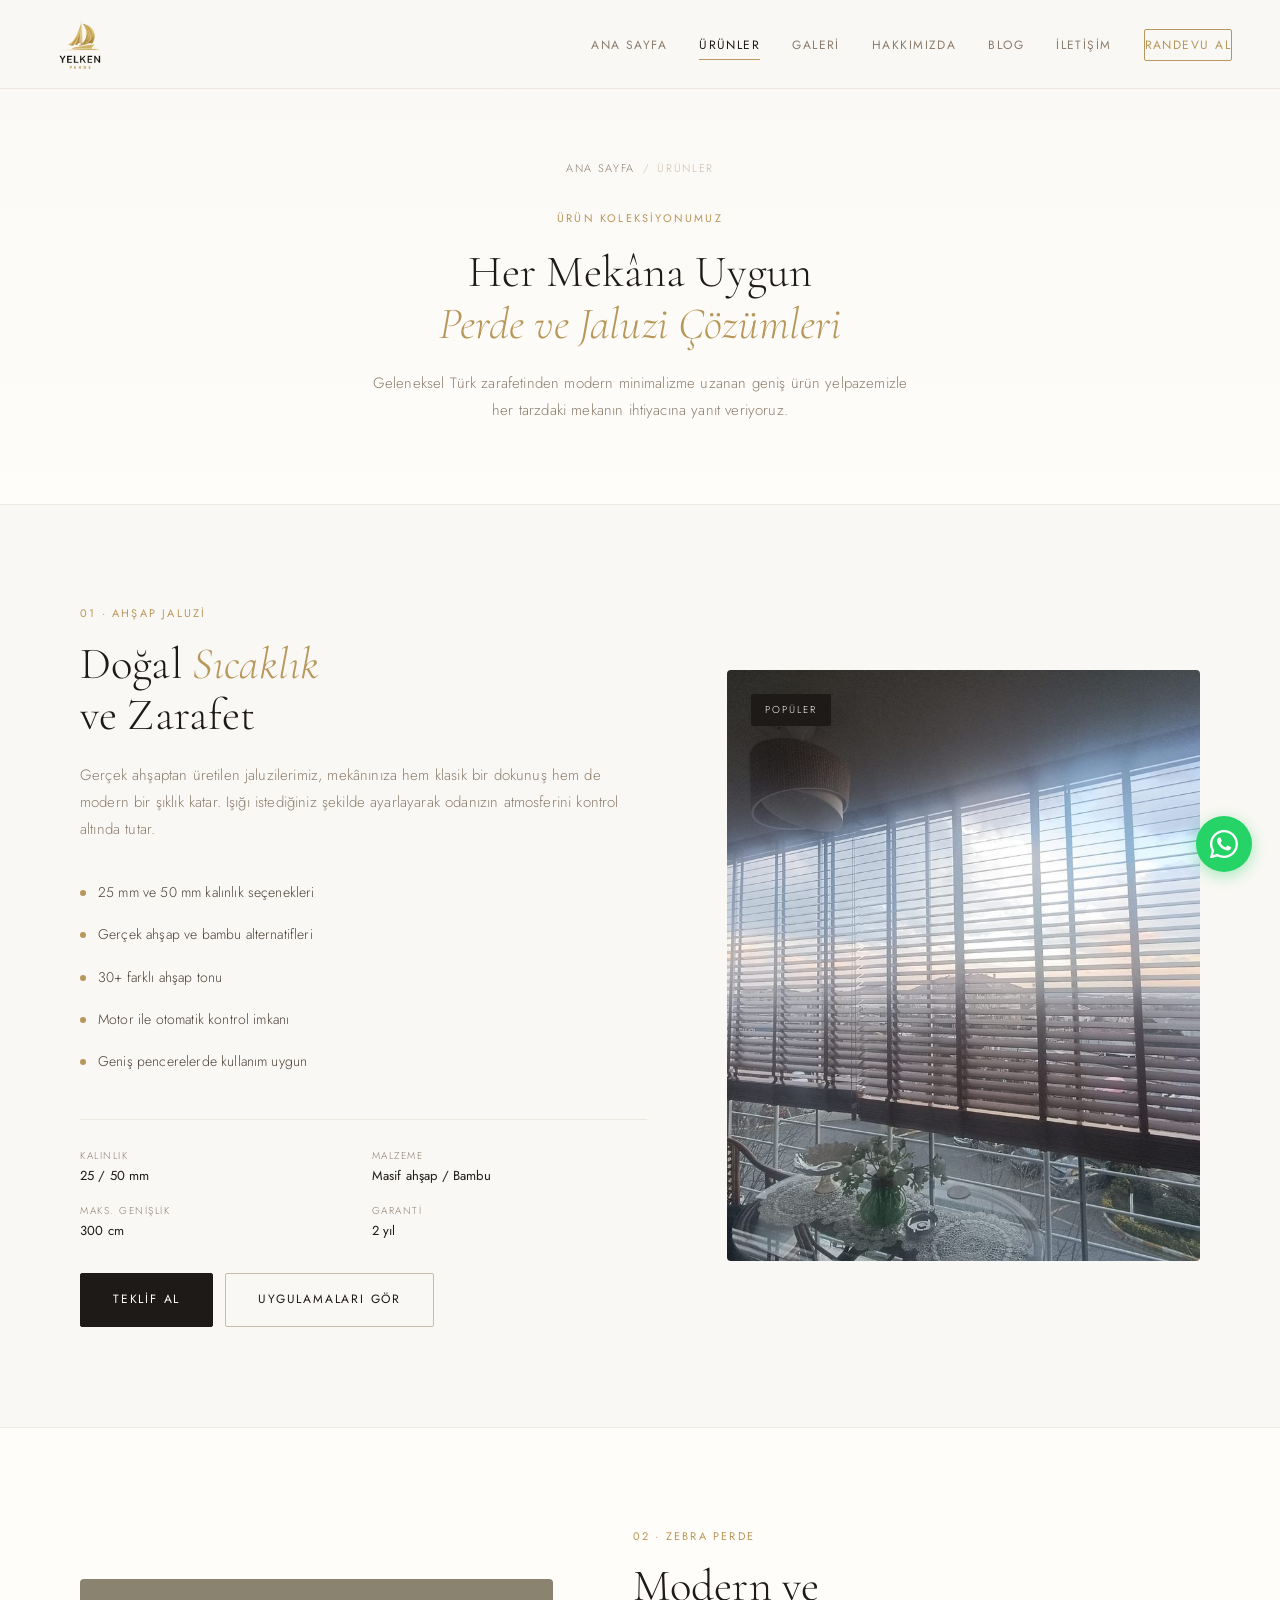
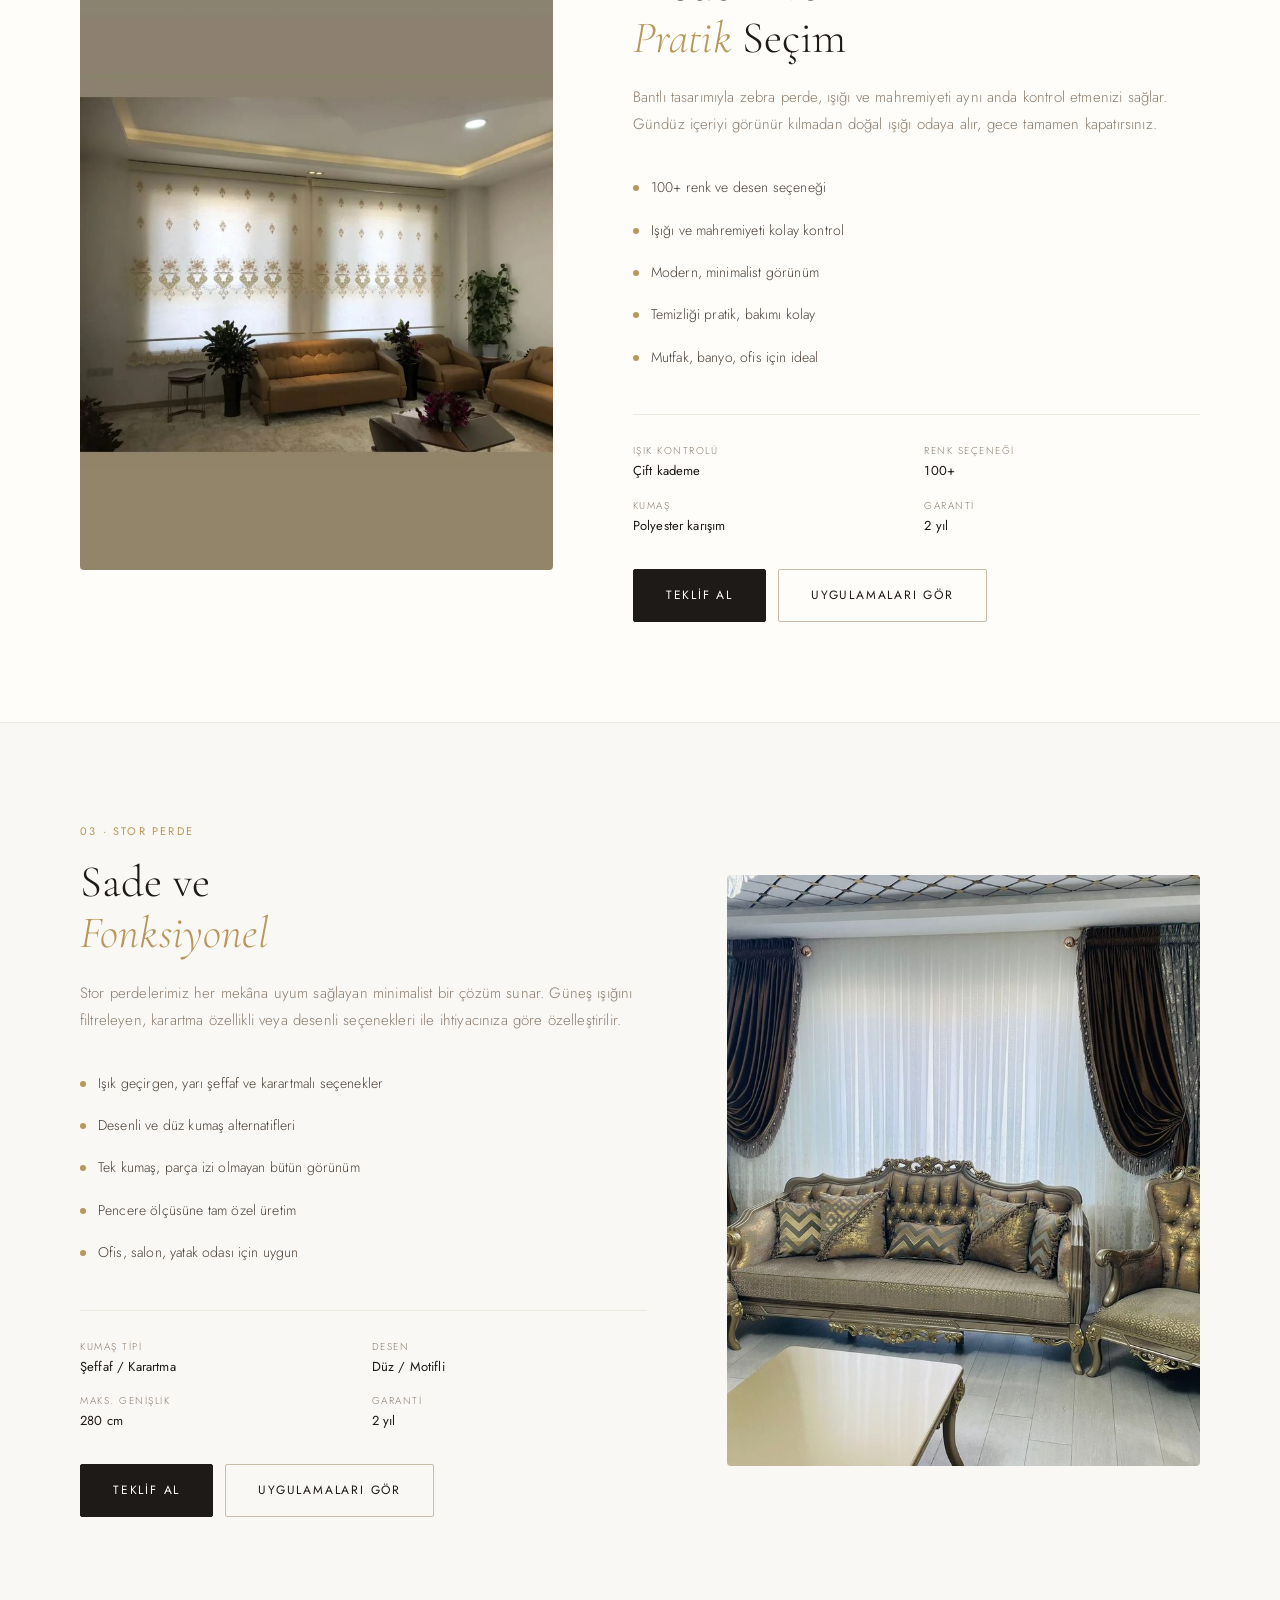
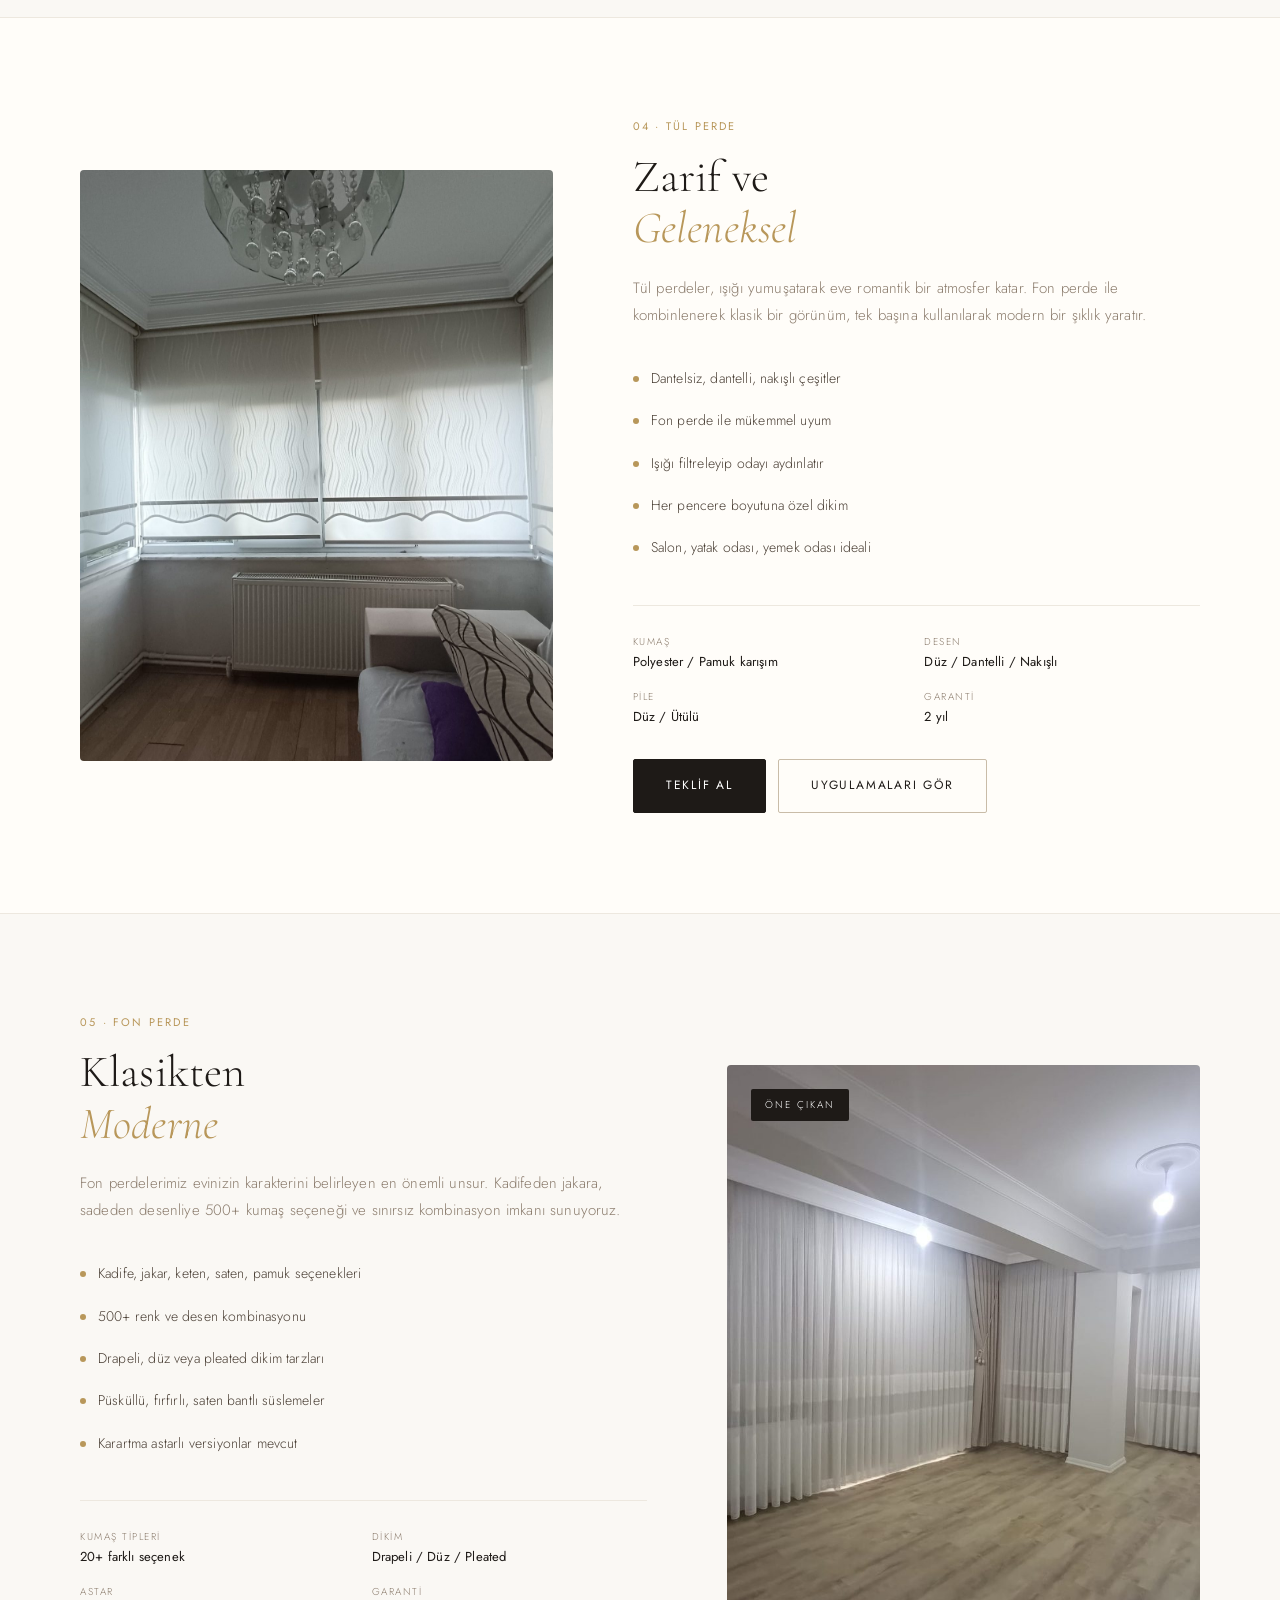
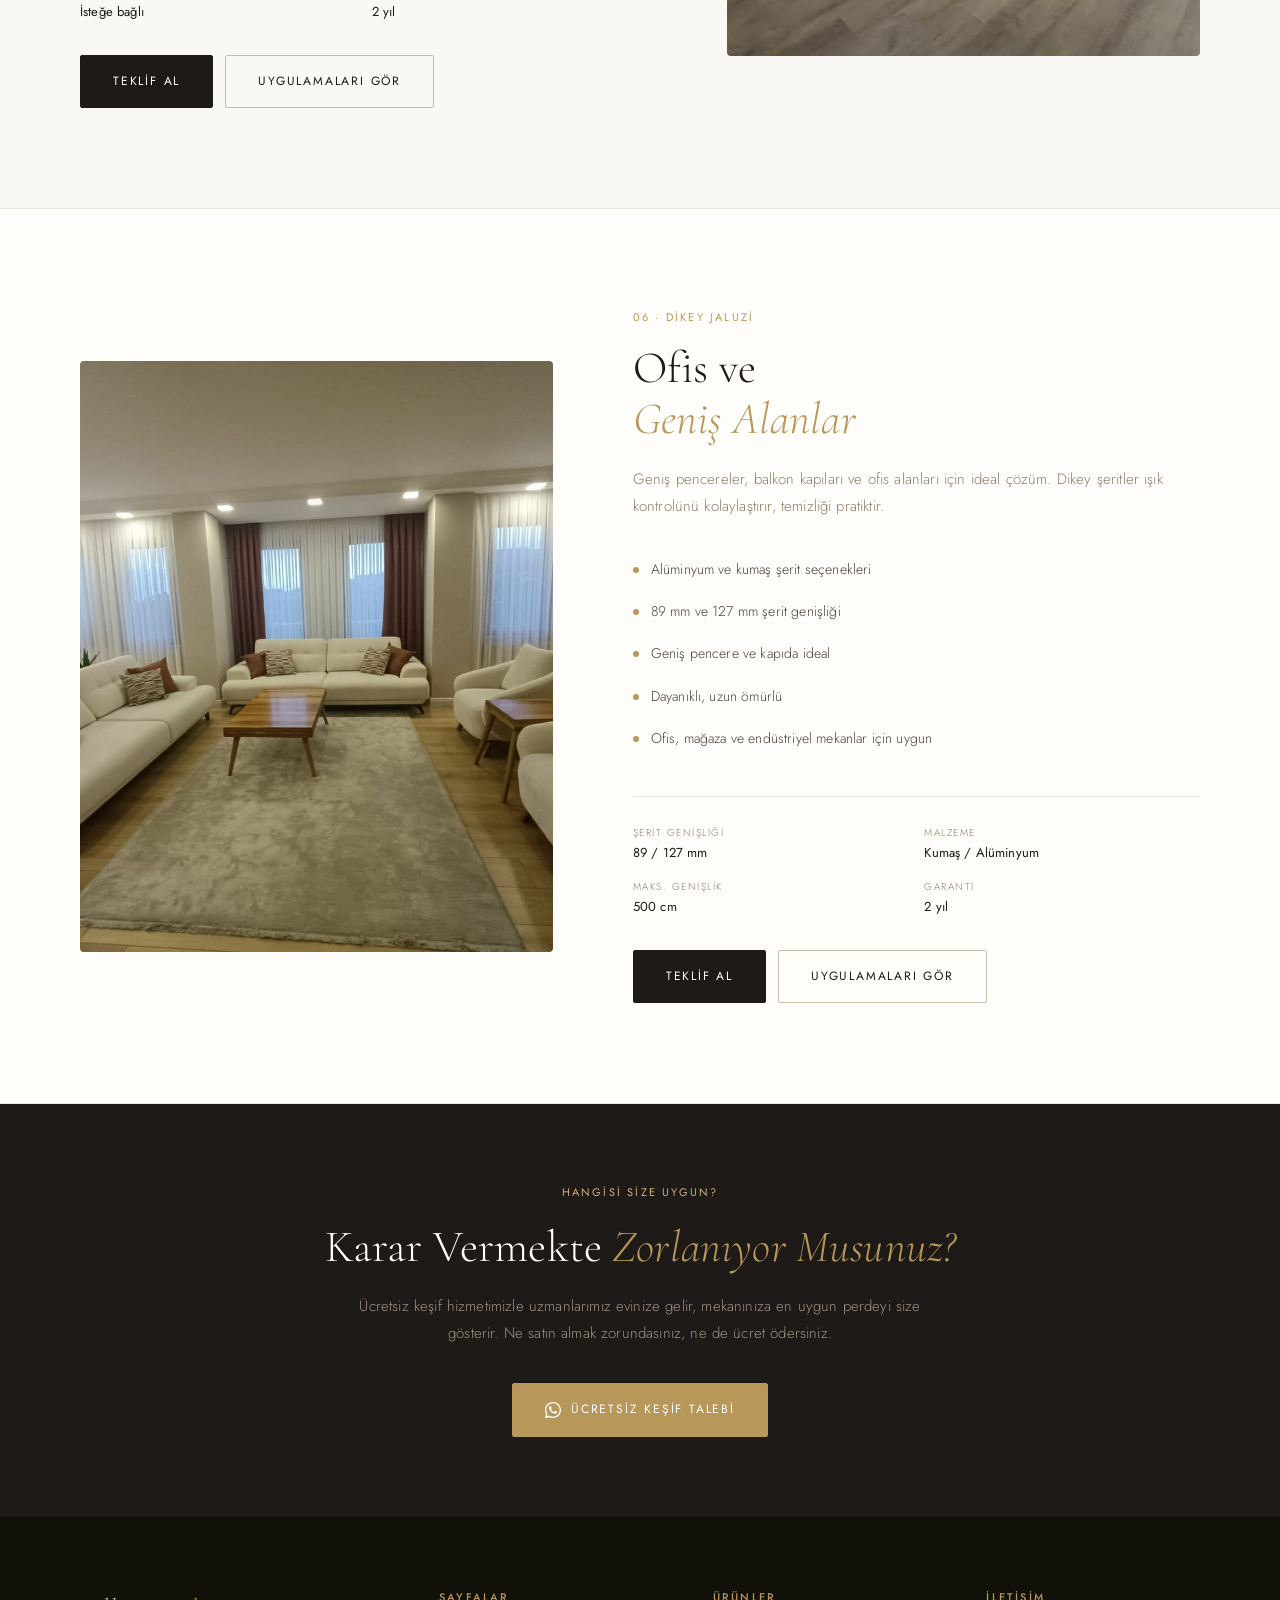
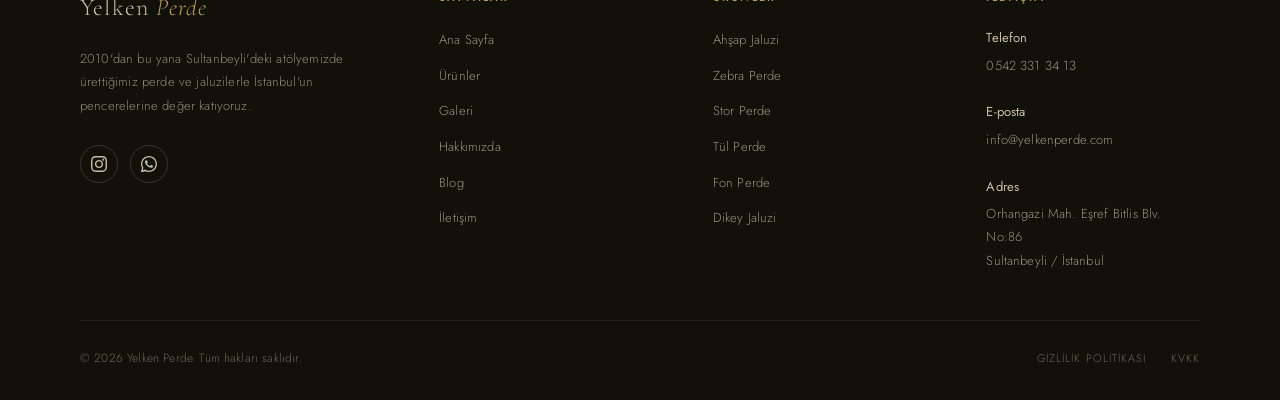
<file: urunler.html>
<!DOCTYPE html>
<html lang="tr">
<head>
<meta charset="UTF-8">
<meta name="viewport" content="width=device-width, initial-scale=1.0">
<title>Ürünlerimiz — Yelken Perde | Jaluzi, Stor, Zebra, Tül ve Fon Perde</title>
<meta name="description" content="Yelken Perde ürün kataloğu: ahşap jaluzi, zebra perde, stor perde, tül perde, fon perde, dikey jaluzi. 500+ renk ve desen seçeneği, ücretsiz keşif.">
<link rel="canonical" href="https://yelkenperde.com/urunler.html">
<link rel="icon" type="image/png" href="images/favicon.png">
<link rel="preconnect" href="https://fonts.googleapis.com">
<link rel="preconnect" href="https://fonts.gstatic.com" crossorigin>
<link href="https://fonts.googleapis.com/css2?family=Cormorant+Garamond:ital,wght@0,300;0,400;0,500;1,300;1,400&family=Jost:wght@300;400;500&display=swap" rel="stylesheet">
<link rel="stylesheet" href="styles.css">

<style>
  /* ÜRÜN DETAY KARTLARI */
  .product-section {
    padding: 100px 80px;
    border-bottom: 1px solid var(--linen);
  }

  .product-section:nth-child(even) { background: var(--warm-white); }
  .product-section:nth-child(odd) { background: var(--cream); }

  .product-row {
    display: grid;
    grid-template-columns: 1.2fr 1fr;
    gap: 80px;
    align-items: center;
    max-width: 1400px;
    margin: 0 auto;
  }

  .product-row.reverse {
    grid-template-columns: 1fr 1.2fr;
  }

  .product-row.reverse .product-content {
    order: 2;
  }

  .product-row.reverse .product-visual-wrap {
    order: 1;
  }

  .product-visual-wrap {
    position: relative;
    aspect-ratio: 4/5;
    border-radius: 4px;
    overflow: hidden;
    background: var(--linen);
  }

  .product-visual-wrap img {
    width: 100%;
    height: 100%;
    object-fit: cover;
    transition: transform 0.6s;
  }

  .product-visual-wrap:hover img { transform: scale(1.03); }

  .product-badge {
    position: absolute;
    top: 24px;
    left: 24px;
    background: var(--charcoal);
    color: white;
    font-size: 10px;
    letter-spacing: 0.2em;
    text-transform: uppercase;
    padding: 8px 14px;
    border-radius: 2px;
  }

  .product-category-label {
    font-size: 11px;
    font-weight: 400;
    letter-spacing: 0.2em;
    text-transform: uppercase;
    color: var(--gold);
    margin-bottom: 16px;
  }

  .product-title {
    font-family: var(--serif);
    font-size: clamp(36px, 3.5vw, 48px);
    font-weight: 300;
    line-height: 1.15;
    color: var(--charcoal);
    margin-bottom: 20px;
  }

  .product-title em { font-style: italic; color: var(--gold); }

  .product-desc {
    font-size: 15px;
    font-weight: 300;
    line-height: 1.8;
    color: var(--stone);
    margin-bottom: 28px;
  }

  .product-features {
    list-style: none;
    margin-bottom: 36px;
  }

  .product-features li {
    display: flex;
    align-items: flex-start;
    gap: 12px;
    padding: 10px 0;
    font-size: 14px;
    font-weight: 300;
    color: var(--umber);
    line-height: 1.6;
  }

  .product-features li::before {
    content: '';
    flex-shrink: 0;
    width: 6px;
    height: 6px;
    border-radius: 50%;
    background: var(--gold);
    margin-top: 9px;
  }

  .product-cta-row {
    display: flex;
    gap: 12px;
    flex-wrap: wrap;
  }

  .product-specs {
    margin-top: 28px;
    padding-top: 28px;
    border-top: 1px solid var(--linen);
    display: grid;
    grid-template-columns: repeat(2, 1fr);
    gap: 16px;
  }

  .spec-item {
    display: flex;
    flex-direction: column;
    gap: 2px;
  }

  .spec-label {
    font-size: 10px;
    letter-spacing: 0.15em;
    text-transform: uppercase;
    color: var(--stone);
  }

  .spec-value {
    font-size: 13px;
    font-weight: 400;
    color: var(--charcoal);
  }

  /* CTA BAND */
  .cta-band {
    background: var(--charcoal);
    color: white;
    padding: 80px;
    text-align: center;
  }

  .cta-band .section-title { color: white; margin: 0 auto 20px; }
  .cta-band .section-desc { color: rgba(201,188,168,0.75); margin: 0 auto 36px; }

  @media (max-width: 900px) {
    .product-section { padding: 64px 24px; }
    .product-row,
    .product-row.reverse { grid-template-columns: 1fr; gap: 32px; }
    .product-row.reverse .product-content,
    .product-row.reverse .product-visual-wrap { order: initial; }
    .product-specs { grid-template-columns: 1fr; gap: 12px; }
    .cta-band { padding: 56px 24px; }
  }
</style>
</head>
<body>

<!-- NAV -->
<nav id="navbar">
  <a href="index.html" class="nav-logo">
    <img src="images/logo-nav.png" alt="Yelken Perde">
  </a>
  <ul class="nav-links" id="navLinks">
    <li><a href="index.html">Ana Sayfa</a></li>
    <li><a href="urunler.html" class="active">Ürünler</a></li>
    <li><a href="galeri.html">Galeri</a></li>
    <li><a href="hakkimizda.html">Hakkımızda</a></li>
    <li><a href="blog.html">Blog</a></li>
    <li><a href="iletisim.html">İletişim</a></li>
    <li><a href="https://wa.me/905423313413?text=Merhaba,%20ücretsiz%20ölçüm%20randevusu%20almak%20istiyorum." class="nav-cta" target="_blank">Randevu Al</a></li>
  </ul>
  <button class="nav-mobile-toggle" onclick="toggleMenu()" aria-label="Menü">
    <span></span><span></span><span></span>
  </button>
</nav>

<!-- PAGE HEADER -->
<header class="page-header">
  <div class="breadcrumb">
    <a href="index.html">Ana Sayfa</a>
    <span>/</span>
    <span>Ürünler</span>
  </div>
  <p class="section-eyebrow">Ürün Koleksiyonumuz</p>
  <h1 class="section-title">Her Mekâna Uygun<br><em>Perde ve Jaluzi Çözümleri</em></h1>
  <p class="section-desc">Geleneksel Türk zarafetinden modern minimalizme uzanan geniş ürün yelpazemizle her tarzdaki mekanın ihtiyacına yanıt veriyoruz.</p>
</header>

<!-- ═══════ AHŞAP JALUZİ ═══════ -->
<section class="product-section" id="ahsap-jaluzi">
  <div class="product-row">
    <div class="product-content reveal">
      <p class="product-category-label">01 · Ahşap Jaluzi</p>
      <h2 class="product-title">Doğal <em>Sıcaklık</em><br>ve Zarafet</h2>
      <p class="product-desc">
        Gerçek ahşaptan üretilen jaluzilerimiz, mekânınıza hem klasik bir dokunuş hem de modern bir şıklık katar. Işığı istediğiniz şekilde ayarlayarak odanızın atmosferini kontrol altında tutar.
      </p>
      <ul class="product-features">
        <li>25 mm ve 50 mm kalınlık seçenekleri</li>
        <li>Gerçek ahşap ve bambu alternatifleri</li>
        <li>30+ farklı ahşap tonu</li>
        <li>Motor ile otomatik kontrol imkanı</li>
        <li>Geniş pencerelerde kullanım uygun</li>
      </ul>
      <div class="product-specs">
        <div class="spec-item">
          <span class="spec-label">Kalınlık</span>
          <span class="spec-value">25 / 50 mm</span>
        </div>
        <div class="spec-item">
          <span class="spec-label">Malzeme</span>
          <span class="spec-value">Masif ahşap / Bambu</span>
        </div>
        <div class="spec-item">
          <span class="spec-label">Maks. Genişlik</span>
          <span class="spec-value">300 cm</span>
        </div>
        <div class="spec-item">
          <span class="spec-label">Garanti</span>
          <span class="spec-value">2 yıl</span>
        </div>
      </div>
      <div class="product-cta-row" style="margin-top:32px">
        <a href="https://wa.me/905423313413?text=Merhaba,%20ahşap%20jaluzi%20hakkında%20bilgi%20almak%20istiyorum." class="btn-primary" target="_blank">Teklif Al</a>
        <a href="galeri.html?cat=jaluzi" class="btn-secondary">Uygulamaları Gör</a>
      </div>
    </div>
    <div class="product-visual-wrap reveal">
      <span class="product-badge">Popüler</span>
      <img src="images/products/ahsap-jaluzi.jpg" alt="Ahşap jaluzi uygulaması">
    </div>
  </div>
</section>

<!-- ═══════ ZEBRA PERDE ═══════ -->
<section class="product-section" id="zebra-perde">
  <div class="product-row reverse">
    <div class="product-visual-wrap reveal">
      <img src="images/products/zebra-perde.jpg" alt="Zebra perde uygulaması">
    </div>
    <div class="product-content reveal">
      <p class="product-category-label">02 · Zebra Perde</p>
      <h2 class="product-title">Modern ve<br><em>Pratik</em> Seçim</h2>
      <p class="product-desc">
        Bantlı tasarımıyla zebra perde, ışığı ve mahremiyeti aynı anda kontrol etmenizi sağlar. Gündüz içeriyi görünür kılmadan doğal ışığı odaya alır, gece tamamen kapatırsınız.
      </p>
      <ul class="product-features">
        <li>100+ renk ve desen seçeneği</li>
        <li>Işığı ve mahremiyeti kolay kontrol</li>
        <li>Modern, minimalist görünüm</li>
        <li>Temizliği pratik, bakımı kolay</li>
        <li>Mutfak, banyo, ofis için ideal</li>
      </ul>
      <div class="product-specs">
        <div class="spec-item">
          <span class="spec-label">Işık Kontrolü</span>
          <span class="spec-value">Çift kademe</span>
        </div>
        <div class="spec-item">
          <span class="spec-label">Renk Seçeneği</span>
          <span class="spec-value">100+</span>
        </div>
        <div class="spec-item">
          <span class="spec-label">Kumaş</span>
          <span class="spec-value">Polyester karışım</span>
        </div>
        <div class="spec-item">
          <span class="spec-label">Garanti</span>
          <span class="spec-value">2 yıl</span>
        </div>
      </div>
      <div class="product-cta-row" style="margin-top:32px">
        <a href="https://wa.me/905423313413?text=Merhaba,%20zebra%20perde%20hakkında%20bilgi%20almak%20istiyorum." class="btn-primary" target="_blank">Teklif Al</a>
        <a href="galeri.html?cat=zebra" class="btn-secondary">Uygulamaları Gör</a>
      </div>
    </div>
  </div>
</section>

<!-- ═══════ STOR PERDE ═══════ -->
<section class="product-section" id="stor-perde">
  <div class="product-row">
    <div class="product-content reveal">
      <p class="product-category-label">03 · Stor Perde</p>
      <h2 class="product-title">Sade ve<br><em>Fonksiyonel</em></h2>
      <p class="product-desc">
        Stor perdelerimiz her mekâna uyum sağlayan minimalist bir çözüm sunar. Güneş ışığını filtreleyen, karartma özellikli veya desenli seçenekleri ile ihtiyacınıza göre özelleştirilir.
      </p>
      <ul class="product-features">
        <li>Işık geçirgen, yarı şeffaf ve karartmalı seçenekler</li>
        <li>Desenli ve düz kumaş alternatifleri</li>
        <li>Tek kumaş, parça izi olmayan bütün görünüm</li>
        <li>Pencere ölçüsüne tam özel üretim</li>
        <li>Ofis, salon, yatak odası için uygun</li>
      </ul>
      <div class="product-specs">
        <div class="spec-item">
          <span class="spec-label">Kumaş Tipi</span>
          <span class="spec-value">Şeffaf / Karartma</span>
        </div>
        <div class="spec-item">
          <span class="spec-label">Desen</span>
          <span class="spec-value">Düz / Motifli</span>
        </div>
        <div class="spec-item">
          <span class="spec-label">Maks. Genişlik</span>
          <span class="spec-value">280 cm</span>
        </div>
        <div class="spec-item">
          <span class="spec-label">Garanti</span>
          <span class="spec-value">2 yıl</span>
        </div>
      </div>
      <div class="product-cta-row" style="margin-top:32px">
        <a href="https://wa.me/905423313413?text=Merhaba,%20stor%20perde%20hakkında%20bilgi%20almak%20istiyorum." class="btn-primary" target="_blank">Teklif Al</a>
        <a href="galeri.html?cat=stor" class="btn-secondary">Uygulamaları Gör</a>
      </div>
    </div>
    <div class="product-visual-wrap reveal">
      <img src="images/products/stor-perde.jpg" alt="Stor perde uygulaması">
    </div>
  </div>
</section>

<!-- ═══════ TÜL PERDE ═══════ -->
<section class="product-section" id="tul-perde">
  <div class="product-row reverse">
    <div class="product-visual-wrap reveal">
      <img src="images/products/tul-perde.jpg" alt="Tül perde uygulaması">
    </div>
    <div class="product-content reveal">
      <p class="product-category-label">04 · Tül Perde</p>
      <h2 class="product-title">Zarif ve<br><em>Geleneksel</em></h2>
      <p class="product-desc">
        Tül perdeler, ışığı yumuşatarak eve romantik bir atmosfer katar. Fon perde ile kombinlenerek klasik bir görünüm, tek başına kullanılarak modern bir şıklık yaratır.
      </p>
      <ul class="product-features">
        <li>Dantelsiz, dantelli, nakışlı çeşitler</li>
        <li>Fon perde ile mükemmel uyum</li>
        <li>Işığı filtreleyip odayı aydınlatır</li>
        <li>Her pencere boyutuna özel dikim</li>
        <li>Salon, yatak odası, yemek odası ideali</li>
      </ul>
      <div class="product-specs">
        <div class="spec-item">
          <span class="spec-label">Kumaş</span>
          <span class="spec-value">Polyester / Pamuk karışım</span>
        </div>
        <div class="spec-item">
          <span class="spec-label">Desen</span>
          <span class="spec-value">Düz / Dantelli / Nakışlı</span>
        </div>
        <div class="spec-item">
          <span class="spec-label">Pile</span>
          <span class="spec-value">Düz / Ütülü</span>
        </div>
        <div class="spec-item">
          <span class="spec-label">Garanti</span>
          <span class="spec-value">2 yıl</span>
        </div>
      </div>
      <div class="product-cta-row" style="margin-top:32px">
        <a href="https://wa.me/905423313413?text=Merhaba,%20tül%20perde%20hakkında%20bilgi%20almak%20istiyorum." class="btn-primary" target="_blank">Teklif Al</a>
        <a href="galeri.html?cat=tul" class="btn-secondary">Uygulamaları Gör</a>
      </div>
    </div>
  </div>
</section>

<!-- ═══════ FON PERDE ═══════ -->
<section class="product-section" id="fon-perde">
  <div class="product-row">
    <div class="product-content reveal">
      <p class="product-category-label">05 · Fon Perde</p>
      <h2 class="product-title">Klasikten<br><em>Moderne</em></h2>
      <p class="product-desc">
        Fon perdelerimiz evinizin karakterini belirleyen en önemli unsur. Kadifeden jakara, sadeden desenliye 500+ kumaş seçeneği ve sınırsız kombinasyon imkanı sunuyoruz.
      </p>
      <ul class="product-features">
        <li>Kadife, jakar, keten, saten, pamuk seçenekleri</li>
        <li>500+ renk ve desen kombinasyonu</li>
        <li>Drapeli, düz veya pleated dikim tarzları</li>
        <li>Püsküllü, fırfırlı, saten bantlı süslemeler</li>
        <li>Karartma astarlı versiyonlar mevcut</li>
      </ul>
      <div class="product-specs">
        <div class="spec-item">
          <span class="spec-label">Kumaş Tipleri</span>
          <span class="spec-value">20+ farklı seçenek</span>
        </div>
        <div class="spec-item">
          <span class="spec-label">Dikim</span>
          <span class="spec-value">Drapeli / Düz / Pleated</span>
        </div>
        <div class="spec-item">
          <span class="spec-label">Astar</span>
          <span class="spec-value">İsteğe bağlı</span>
        </div>
        <div class="spec-item">
          <span class="spec-label">Garanti</span>
          <span class="spec-value">2 yıl</span>
        </div>
      </div>
      <div class="product-cta-row" style="margin-top:32px">
        <a href="https://wa.me/905423313413?text=Merhaba,%20fon%20perde%20hakkında%20bilgi%20almak%20istiyorum." class="btn-primary" target="_blank">Teklif Al</a>
        <a href="galeri.html?cat=fon" class="btn-secondary">Uygulamaları Gör</a>
      </div>
    </div>
    <div class="product-visual-wrap reveal">
      <span class="product-badge">Öne Çıkan</span>
      <img src="images/products/fon-perde-lux.jpg" alt="Lüks fon perde uygulaması">
    </div>
  </div>
</section>

<!-- ═══════ DİKEY JALUZİ ═══════ -->
<section class="product-section" id="dikey-jaluzi">
  <div class="product-row reverse">
    <div class="product-visual-wrap reveal">
      <img src="images/products/fon-perde-modern.jpg" alt="Dikey jaluzi uygulaması">
    </div>
    <div class="product-content reveal">
      <p class="product-category-label">06 · Dikey Jaluzi</p>
      <h2 class="product-title">Ofis ve<br><em>Geniş Alanlar</em></h2>
      <p class="product-desc">
        Geniş pencereler, balkon kapıları ve ofis alanları için ideal çözüm. Dikey şeritler ışık kontrolünü kolaylaştırır, temizliği pratiktir.
      </p>
      <ul class="product-features">
        <li>Alüminyum ve kumaş şerit seçenekleri</li>
        <li>89 mm ve 127 mm şerit genişliği</li>
        <li>Geniş pencere ve kapıda ideal</li>
        <li>Dayanıklı, uzun ömürlü</li>
        <li>Ofis, mağaza ve endüstriyel mekanlar için uygun</li>
      </ul>
      <div class="product-specs">
        <div class="spec-item">
          <span class="spec-label">Şerit Genişliği</span>
          <span class="spec-value">89 / 127 mm</span>
        </div>
        <div class="spec-item">
          <span class="spec-label">Malzeme</span>
          <span class="spec-value">Kumaş / Alüminyum</span>
        </div>
        <div class="spec-item">
          <span class="spec-label">Maks. Genişlik</span>
          <span class="spec-value">500 cm</span>
        </div>
        <div class="spec-item">
          <span class="spec-label">Garanti</span>
          <span class="spec-value">2 yıl</span>
        </div>
      </div>
      <div class="product-cta-row" style="margin-top:32px">
        <a href="https://wa.me/905423313413?text=Merhaba,%20dikey%20jaluzi%20hakkında%20bilgi%20almak%20istiyorum." class="btn-primary" target="_blank">Teklif Al</a>
        <a href="galeri.html" class="btn-secondary">Uygulamaları Gör</a>
      </div>
    </div>
  </div>
</section>

<!-- CTA BAND -->
<section class="cta-band">
  <p class="section-eyebrow" style="color: var(--gold-light)">Hangisi Size Uygun?</p>
  <h2 class="section-title">Karar Vermekte <em>Zorlanıyor Musunuz?</em></h2>
  <p class="section-desc" style="max-width: 600px">
    Ücretsiz keşif hizmetimizle uzmanlarımız evinize gelir, mekanınıza en uygun perdeyi size gösterir. Ne satın almak zorundasınız, ne de ücret ödersiniz.
  </p>
  <a href="https://wa.me/905423313413?text=Merhaba,%20ücretsiz%20keşif%20randevusu%20almak%20istiyorum." class="btn-primary btn-gold" target="_blank">
    <svg width="16" height="16" viewBox="0 0 24 24" fill="currentColor"><path d="M17.472 14.382c-.297-.149-1.758-.867-2.03-.967-.273-.099-.471-.148-.67.15-.197.297-.767.966-.94 1.164-.173.199-.347.223-.644.075-.297-.15-1.255-.463-2.39-1.475-.883-.788-1.48-1.761-1.653-2.059-.173-.297-.018-.458.13-.606.134-.133.298-.347.446-.52.149-.174.198-.298.298-.497.099-.198.05-.371-.025-.52-.075-.149-.669-1.612-.916-2.207-.242-.579-.487-.5-.669-.51-.173-.008-.371-.01-.57-.01-.198 0-.52.074-.792.372-.272.297-1.04 1.016-1.04 2.479 0 1.462 1.065 2.875 1.213 3.074.149.198 2.096 3.2 5.077 4.487.709.306 1.262.489 1.694.625.712.227 1.36.195 1.871.118.571-.085 1.758-.719 2.006-1.413.248-.694.248-1.289.173-1.413-.074-.124-.272-.198-.57-.347z"/><path d="M12 0C5.373 0 0 5.373 0 12c0 2.123.554 4.117 1.528 5.845L.057 23.286a.75.75 0 00.921.921l5.441-1.471A11.946 11.946 0 0012 24c6.627 0 12-5.373 12-12S18.627 0 12 0zm0 22c-1.89 0-3.66-.49-5.196-1.351l-.367-.213-3.805 1.029 1.029-3.805-.213-.367A9.955 9.955 0 012 12C2 6.477 6.477 2 12 2s10 4.477 10 10-4.477 10-10 10z"/></svg>
    Ücretsiz Keşif Talebi
  </a>
</section>

<!-- FOOTER -->
<footer>
  <div class="footer-grid">
    <div>
      <div class="footer-brand-logo">Yelken <span>Perde</span></div>
      <p class="footer-brand-desc">
        2010'dan bu yana Sultanbeyli'deki atölyemizde ürettiğimiz perde ve jaluzilerle İstanbul'un pencerelerine değer katıyoruz.
      </p>
      <div class="footer-social">
        <a href="https://instagram.com/yelken.perde" target="_blank" aria-label="Instagram">
          <svg viewBox="0 0 24 24"><path d="M12 2.163c3.204 0 3.584.012 4.849.07 3.252.148 4.771 1.691 4.919 4.919.058 1.265.069 1.645.069 4.849 0 3.205-.012 3.584-.069 4.849-.149 3.225-1.664 4.771-4.919 4.919-1.266.058-1.644.07-4.849.07-3.204 0-3.584-.012-4.849-.07-3.26-.149-4.771-1.699-4.919-4.92-.058-1.265-.07-1.644-.07-4.849 0-3.204.013-3.583.07-4.849.149-3.227 1.664-4.771 4.919-4.919 1.266-.057 1.645-.069 4.849-.069zm0-2.163c-3.259 0-3.667.014-4.947.072-4.358.2-6.78 2.618-6.98 6.98-.059 1.281-.073 1.689-.073 4.948 0 3.259.014 3.668.072 4.948.2 4.358 2.618 6.78 6.98 6.98 1.281.058 1.689.072 4.948.072 3.259 0 3.668-.014 4.948-.072 4.354-.2 6.782-2.618 6.979-6.98.059-1.28.073-1.689.073-4.948 0-3.259-.014-3.667-.072-4.947-.196-4.354-2.617-6.78-6.979-6.98-1.281-.059-1.69-.073-4.949-.073zm0 5.838c-3.403 0-6.162 2.759-6.162 6.162s2.759 6.163 6.162 6.163 6.162-2.759 6.162-6.163c0-3.403-2.759-6.162-6.162-6.162zm0 10.162c-2.209 0-4-1.79-4-4 0-2.209 1.791-4 4-4s4 1.791 4 4c0 2.21-1.791 4-4 4zm6.406-11.845c-.796 0-1.441.645-1.441 1.44s.645 1.44 1.441 1.44c.795 0 1.439-.645 1.439-1.44s-.644-1.44-1.439-1.44z"/></svg>
        </a>
        <a href="https://wa.me/905423313413" target="_blank" aria-label="WhatsApp">
          <svg viewBox="0 0 24 24"><path d="M17.472 14.382c-.297-.149-1.758-.867-2.03-.967-.273-.099-.471-.148-.67.15-.197.297-.767.966-.94 1.164-.173.199-.347.223-.644.075-.297-.15-1.255-.463-2.39-1.475-.883-.788-1.48-1.761-1.653-2.059-.173-.297-.018-.458.13-.606.134-.133.298-.347.446-.52.149-.174.198-.298.298-.497.099-.198.05-.371-.025-.52-.075-.149-.669-1.612-.916-2.207-.242-.579-.487-.5-.669-.51-.173-.008-.371-.01-.57-.01-.198 0-.52.074-.792.372-.272.297-1.04 1.016-1.04 2.479 0 1.462 1.065 2.875 1.213 3.074.149.198 2.096 3.2 5.077 4.487.709.306 1.262.489 1.694.625.712.227 1.36.195 1.871.118.571-.085 1.758-.719 2.006-1.413.248-.694.248-1.289.173-1.413-.074-.124-.272-.198-.57-.347zM12 0C5.373 0 0 5.373 0 12c0 2.123.554 4.117 1.528 5.845L.057 23.286a.75.75 0 00.921.921l5.441-1.471A11.946 11.946 0 0012 24c6.627 0 12-5.373 12-12S18.627 0 12 0zm0 22c-1.89 0-3.66-.49-5.196-1.351l-.367-.213-3.805 1.029 1.029-3.805-.213-.367A9.955 9.955 0 012 12C2 6.477 6.477 2 12 2s10 4.477 10 10-4.477 10-10 10z"/></svg>
        </a>
      </div>
    </div>
    <div class="footer-col">
      <h4>Sayfalar</h4>
      <ul>
        <li><a href="index.html">Ana Sayfa</a></li>
        <li><a href="urunler.html">Ürünler</a></li>
        <li><a href="galeri.html">Galeri</a></li>
        <li><a href="hakkimizda.html">Hakkımızda</a></li>
        <li><a href="blog.html">Blog</a></li>
        <li><a href="iletisim.html">İletişim</a></li>
      </ul>
    </div>
    <div class="footer-col">
      <h4>Ürünler</h4>
      <ul>
        <li><a href="urunler.html#ahsap-jaluzi">Ahşap Jaluzi</a></li>
        <li><a href="urunler.html#zebra-perde">Zebra Perde</a></li>
        <li><a href="urunler.html#stor-perde">Stor Perde</a></li>
        <li><a href="urunler.html#tul-perde">Tül Perde</a></li>
        <li><a href="urunler.html#fon-perde">Fon Perde</a></li>
        <li><a href="urunler.html#dikey-jaluzi">Dikey Jaluzi</a></li>
      </ul>
    </div>
    <div class="footer-col">
      <h4>İletişim</h4>
      <div class="footer-contact">
        <strong>Telefon</strong>
        <a href="tel:+905423313413">0542 331 34 13</a><br><br>
        <strong>E-posta</strong>
        <a href="mailto:info@yelkenperde.com">info@yelkenperde.com</a><br><br>
        <strong>Adres</strong>
        Orhangazi Mah. Eşref Bitlis Blv. No:86<br>
        Sultanbeyli / İstanbul
      </div>
    </div>
  </div>
  <div class="footer-bottom">
    <p class="footer-copy">© 2026 Yelken Perde. Tüm hakları saklıdır.</p>
    <div class="footer-legal">
      <a href="#">Gizlilik Politikası</a>
      <a href="#">KVKK</a>
    </div>
  </div>
</footer>

<a href="https://wa.me/905423313413?text=Merhaba,%20bilgi%20almak%20istiyorum." class="whatsapp-float" target="_blank" aria-label="WhatsApp">
  <svg viewBox="0 0 24 24"><path d="M17.472 14.382c-.297-.149-1.758-.867-2.03-.967-.273-.099-.471-.148-.67.15-.197.297-.767.966-.94 1.164-.173.199-.347.223-.644.075-.297-.15-1.255-.463-2.39-1.475-.883-.788-1.48-1.761-1.653-2.059-.173-.297-.018-.458.13-.606.134-.133.298-.347.446-.52.149-.174.198-.298.298-.497.099-.198.05-.371-.025-.52-.075-.149-.669-1.612-.916-2.207-.242-.579-.487-.5-.669-.51-.173-.008-.371-.01-.57-.01-.198 0-.52.074-.792.372-.272.297-1.04 1.016-1.04 2.479 0 1.462 1.065 2.875 1.213 3.074.149.198 2.096 3.2 5.077 4.487.709.306 1.262.489 1.694.625.712.227 1.36.195 1.871.118.571-.085 1.758-.719 2.006-1.413.248-.694.248-1.289.173-1.413-.074-.124-.272-.198-.57-.347zM12 0C5.373 0 0 5.373 0 12c0 2.123.554 4.117 1.528 5.845L.057 23.286a.75.75 0 00.921.921l5.441-1.471A11.946 11.946 0 0012 24c6.627 0 12-5.373 12-12S18.627 0 12 0zm0 22c-1.89 0-3.66-.49-5.196-1.351l-.367-.213-3.805 1.029 1.029-3.805-.213-.367A9.955 9.955 0 012 12C2 6.477 6.477 2 12 2s10 4.477 10 10-4.477 10-10 10z"/></svg>
</a>

<script src="main.js"></script>
</body>
</html>
</file>
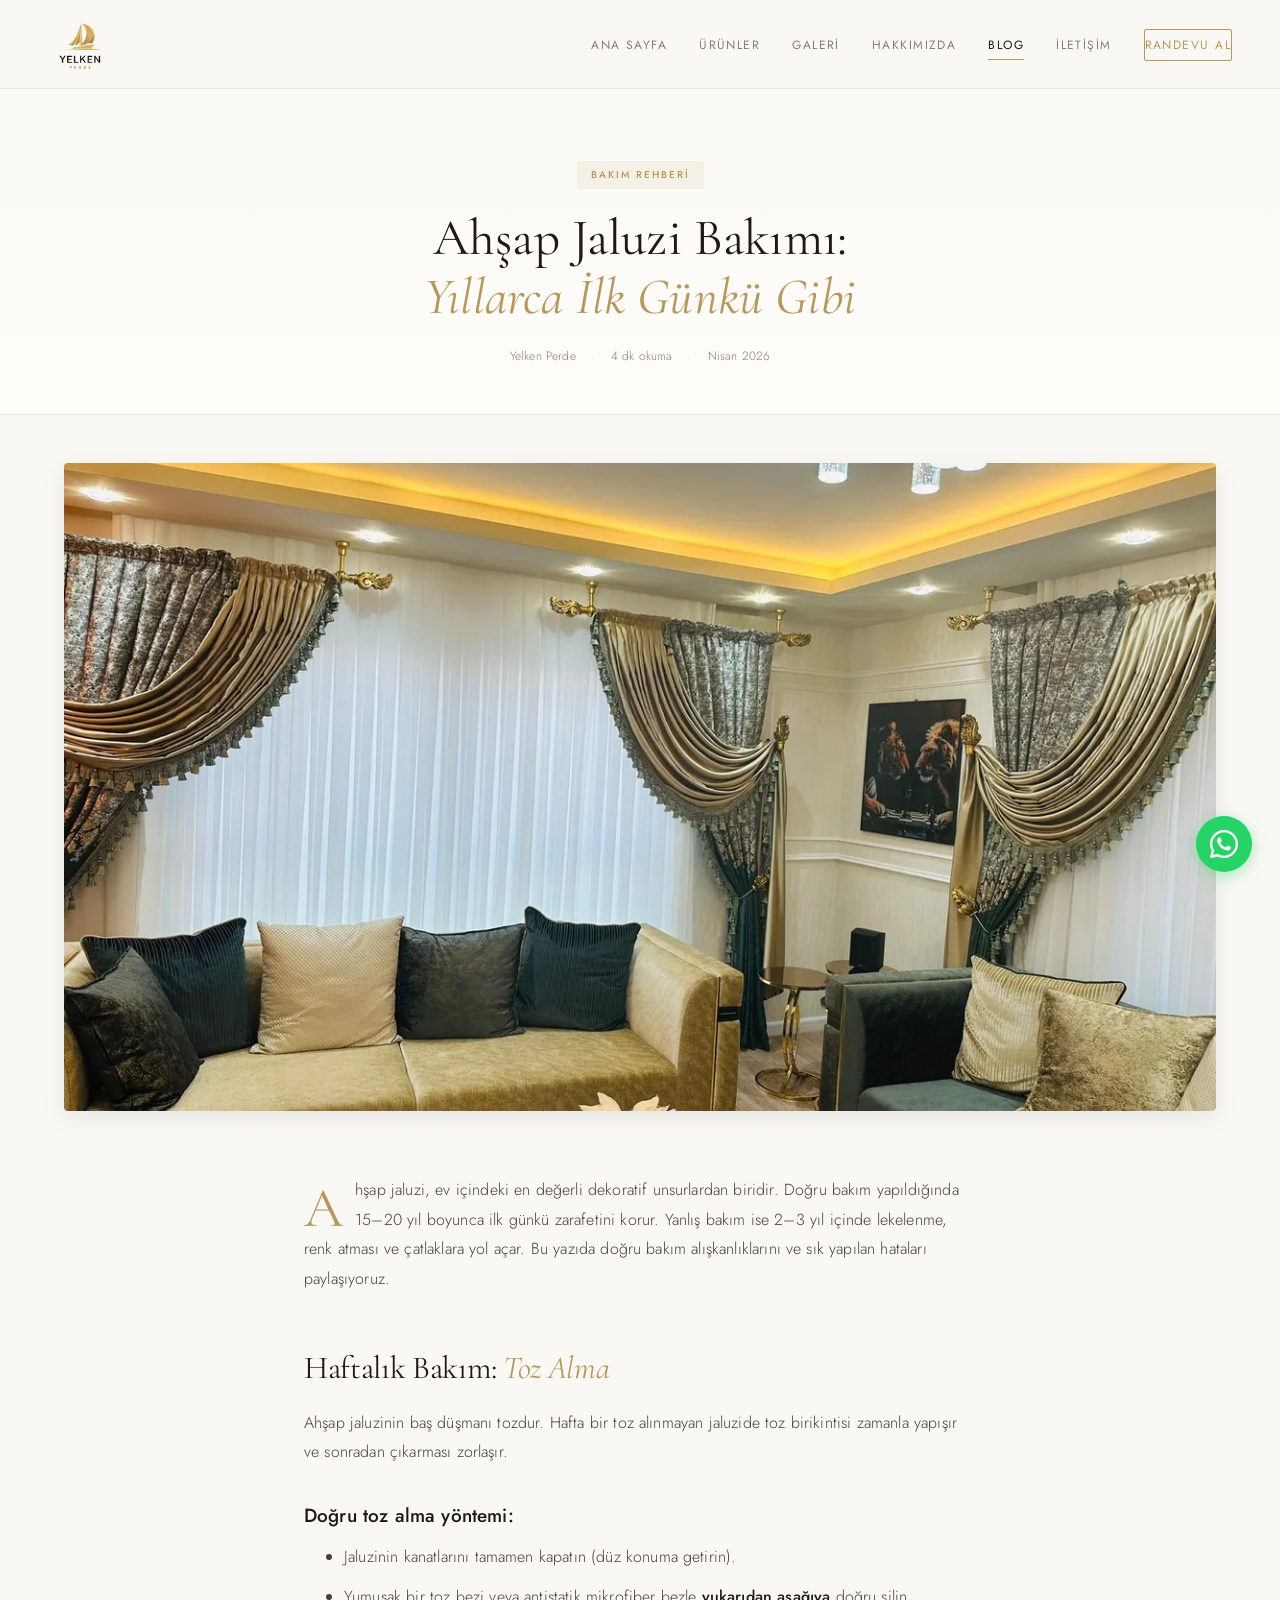
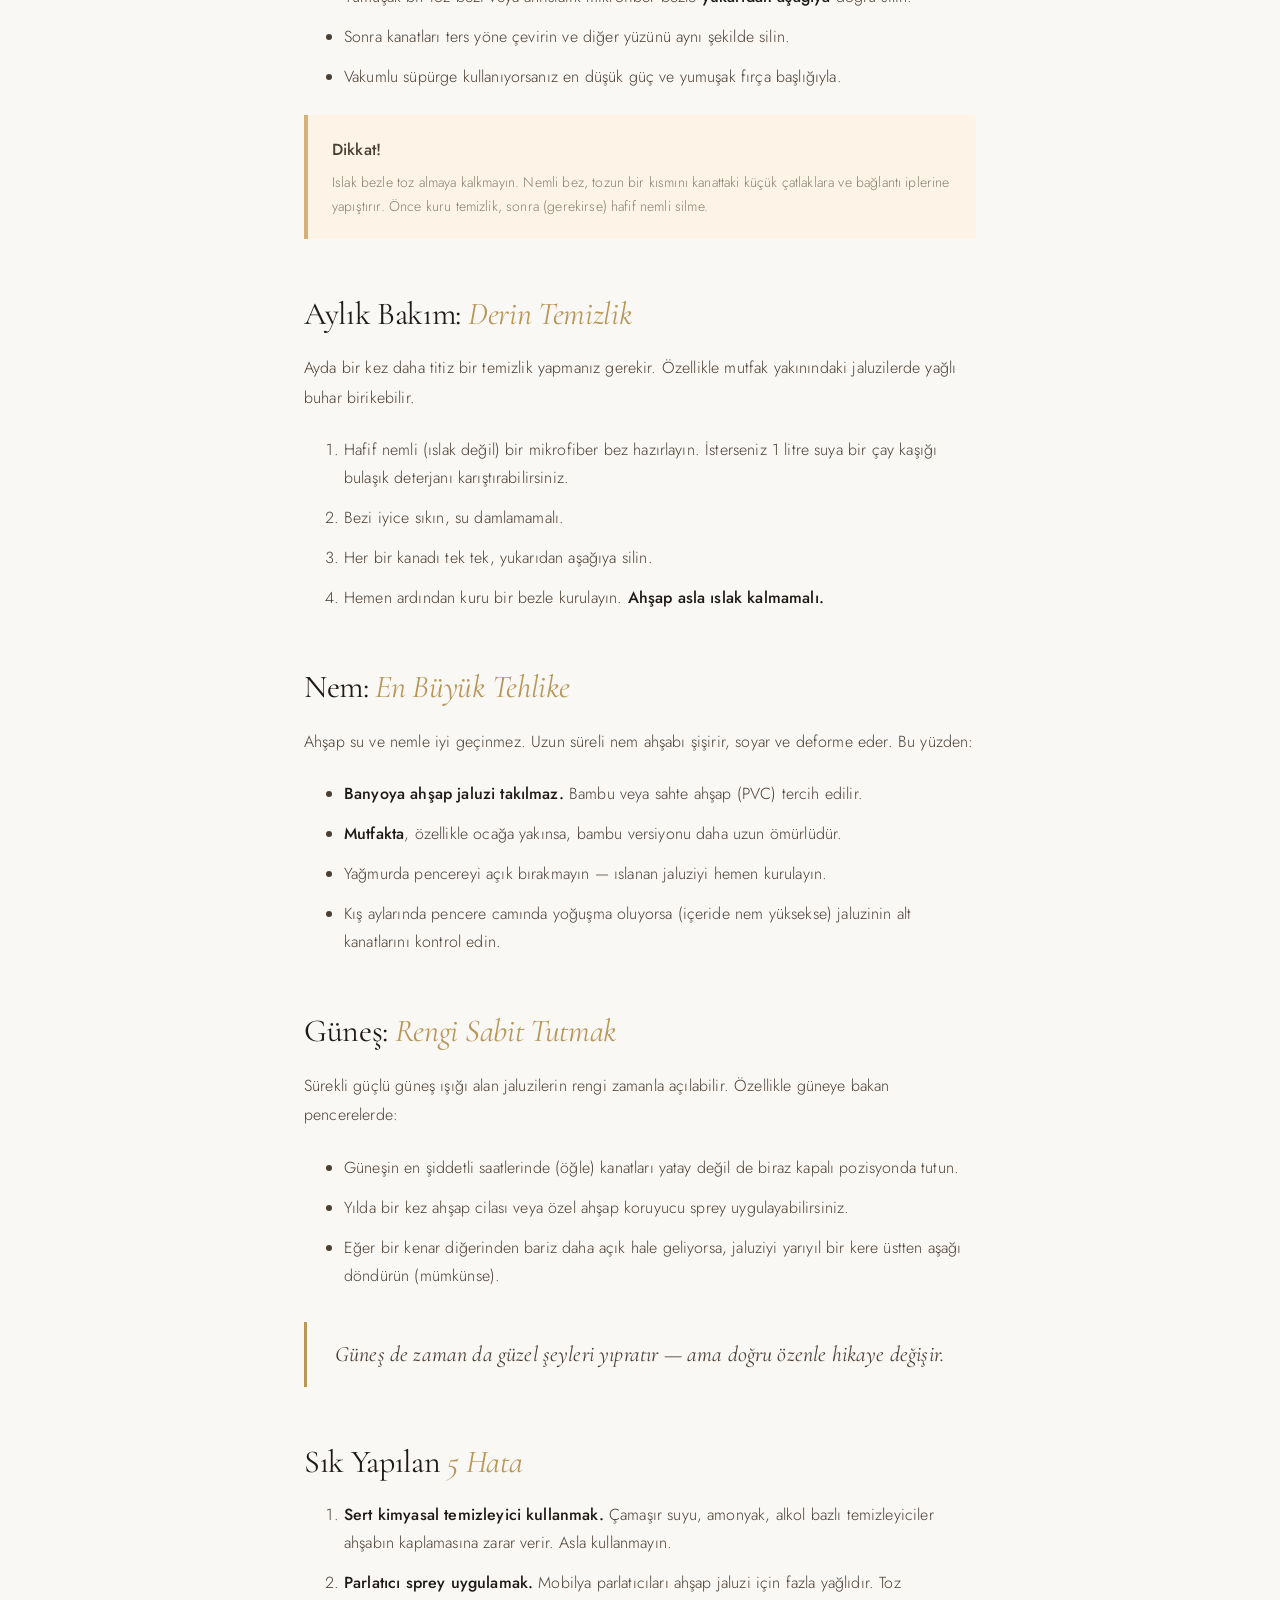
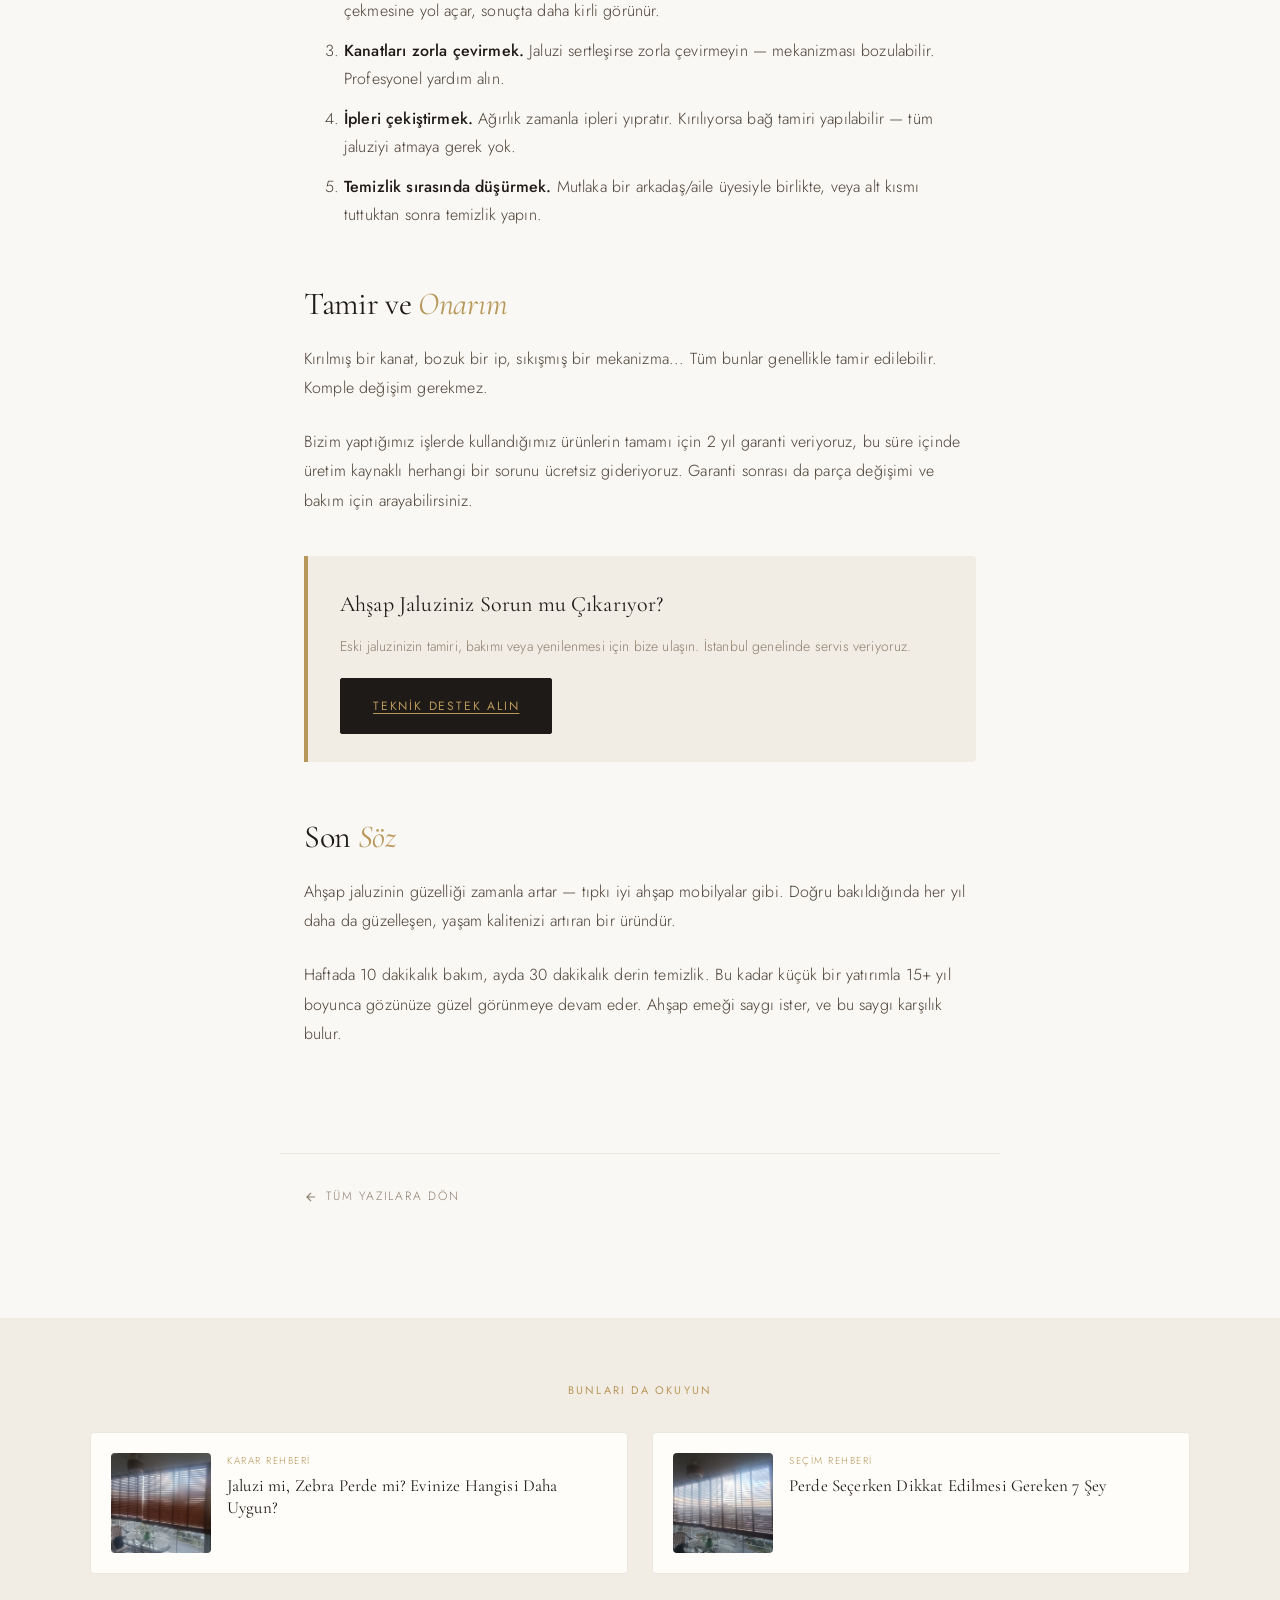
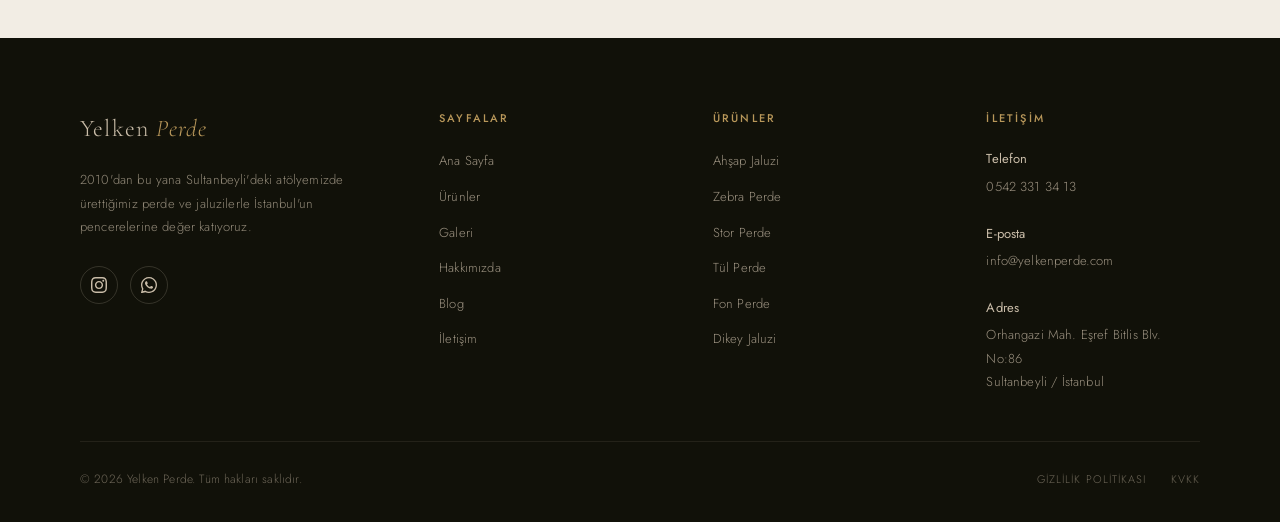
<file: blog/ahsap-jaluzi-bakimi.html>
<!DOCTYPE html>
<html lang="tr">
<head>
<meta charset="UTF-8">
<meta name="viewport" content="width=device-width, initial-scale=1.0">
<title>Ahşap Jaluzi Bakımı: Uzun Ömürlü Kullanım — Yelken Perde</title>
<meta name="description" content="Ahşap jaluzinizi yıllarca ilk günkü gibi nasıl korursunuz? Temizlik, nem, güneş ve en sık yapılan hatalar. Yelken Perde'den pratik bakım rehberi.">
<link rel="canonical" href="https://yelkenperde.com/blog/ahsap-jaluzi-bakimi.html">
<link rel="icon" type="image/png" href="../images/favicon.png">

<meta property="og:type" content="article">
<meta property="og:title" content="Ahşap Jaluzi Bakımı: Yıllarca İlk Günkü Gibi Kalması İçin">
<meta property="og:description" content="Ahşap jaluzi temizliği ve bakım ipuçları. Yelken Perde uzmanlarından pratik rehber.">
<meta property="og:image" content="https://yelkenperde.com/images/projects/kahverengi-ahsap-jalusi-fon.jpg">

<link rel="preconnect" href="https://fonts.googleapis.com">
<link rel="preconnect" href="https://fonts.gstatic.com" crossorigin>
<link rel="preload" href="https://fonts.googleapis.com/css2?family=Cormorant+Garamond:ital,wght@0,300;0,400;0,500;0,600;1,300;1,400&family=Jost:wght@300;400;500&display=swap" as="style" onload="this.onload=null;this.rel='stylesheet'">
<noscript><link rel="stylesheet" href="https://fonts.googleapis.com/css2?family=Cormorant+Garamond:ital,wght@0,300;0,400;0,500;0,600;1,300;1,400&family=Jost:wght@300;400;500&display=swap"></noscript>
<link rel="stylesheet" href="../styles.css?v=3">

<style>
  .article-hero { padding: 160px 24px 48px; text-align: center; background: linear-gradient(180deg, var(--cream) 0%, var(--warm-white) 100%); border-bottom: 1px solid var(--linen); }
  .article-category { display: inline-block; font-size: 10px; font-weight: 500; letter-spacing: 0.2em; text-transform: uppercase; color: var(--gold); background: rgba(184,151,90,0.1); padding: 6px 14px; border-radius: 2px; margin-bottom: 20px; }
  .article-title { font-family: var(--serif); font-size: clamp(32px, 4vw, 52px); font-weight: 400; line-height: 1.15; color: var(--charcoal); max-width: 880px; margin: 0 auto 20px; }
  .article-title em { font-style: italic; color: var(--gold); }
  .article-meta { display: flex; justify-content: center; align-items: center; gap: 16px; font-size: 12px; font-weight: 300; color: var(--stone); margin-top: 16px; }
  .article-meta span.dot { color: var(--sand); }
  .article-image { max-width: 1200px; margin: 48px auto 0; padding: 0 24px; }
  .article-image img { width: 100%; border-radius: 4px; aspect-ratio: 16/9; object-fit: cover; box-shadow: var(--shadow-md); }
  .article-body { max-width: 720px; margin: 0 auto; padding: 64px 24px 80px; }
  .prose { font-family: var(--sans); font-size: 16px; font-weight: 300; line-height: 1.85; color: var(--umber); }
  .prose > p:first-child::first-letter { font-family: var(--serif); font-size: 56px; font-weight: 400; color: var(--gold); float: left; line-height: 0.9; margin: 8px 12px 0 0; }
  .prose p { margin-bottom: 24px; }
  .prose h2 { font-family: var(--serif); font-size: 32px; font-weight: 400; line-height: 1.2; color: var(--charcoal); margin-top: 56px; margin-bottom: 20px; letter-spacing: -0.01em; }
  .prose h2 em { font-style: italic; color: var(--gold); }
  .prose h3 { font-family: var(--sans); font-size: 19px; font-weight: 500; line-height: 1.4; color: var(--charcoal); margin-top: 36px; margin-bottom: 14px; }
  .prose ul, .prose ol { margin: 0 0 24px 20px; padding-left: 20px; }
  .prose li { margin-bottom: 12px; line-height: 1.75; }
  .prose blockquote { border-left: 3px solid var(--gold); padding: 16px 0 16px 28px; margin: 32px 0; font-family: var(--serif); font-size: 22px; font-weight: 400; font-style: italic; color: var(--umber); line-height: 1.5; }
  .prose strong { font-weight: 500; color: var(--charcoal); }
  .prose a { color: var(--gold); text-decoration: underline; text-decoration-thickness: 1px; text-underline-offset: 3px; transition: color 0.3s; }
  .warning-box { background: #FDF4E7; border-left: 4px solid #D4B07A; padding: 20px 24px; margin: 24px 0; border-radius: 0 4px 4px 0; }
  .warning-box strong { display: block; margin-bottom: 6px; color: var(--umber); font-weight: 500; }
  .warning-box p { font-size: 14px; line-height: 1.7; color: var(--stone); margin: 0; }
  .cta-inline { background: var(--cream-dark); border-left: 4px solid var(--gold); padding: 28px 32px; margin: 40px 0; border-radius: 0 4px 4px 0; }
  .cta-inline h4 { font-family: var(--serif); font-size: 22px; font-weight: 400; color: var(--charcoal); margin-bottom: 10px; }
  .cta-inline p { font-size: 14px; color: var(--stone); margin-bottom: 18px; }
  .article-footer { max-width: 720px; margin: 0 auto; padding: 32px 24px 80px; border-top: 1px solid var(--linen); }
  .article-back { display: inline-flex; align-items: center; gap: 8px; font-size: 12px; letter-spacing: 0.15em; text-transform: uppercase; color: var(--stone); transition: color 0.3s; margin-bottom: 32px; }
  .article-back:hover { color: var(--gold); }
  .related-posts { background: var(--cream-dark); padding: 64px 24px; }
  .related-grid { max-width: 1100px; margin: 0 auto; display: grid; grid-template-columns: repeat(2, 1fr); gap: 24px; }
  .related-card { display: flex; gap: 16px; padding: 20px; background: var(--warm-white); border-radius: 4px; border: 1px solid var(--linen); transition: all 0.3s; }
  .related-card:hover { border-color: var(--gold); transform: translateY(-2px); }
  .related-thumb { width: 100px; height: 100px; border-radius: 4px; overflow: hidden; flex-shrink: 0; }
  .related-thumb img { width: 100%; height: 100%; object-fit: cover; }
  .related-info { flex: 1; }
  .related-info .label { font-size: 10px; letter-spacing: 0.15em; text-transform: uppercase; color: var(--gold); margin-bottom: 6px; }
  .related-info h4 { font-family: var(--serif); font-size: 17px; font-weight: 400; line-height: 1.3; color: var(--charcoal); }
  @media (max-width: 700px) { .article-hero { padding: 120px 24px 32px; } .article-body { padding: 48px 24px 64px; } .related-grid { grid-template-columns: 1fr; } .prose h2 { font-size: 26px; } }
</style>
<!-- Google tag (gtag.js) -->
<script async src="https://www.googletagmanager.com/gtag/js?id=G-XG42521ET7"></script>
<script>
  window.dataLayer = window.dataLayer || [];
  function gtag(){dataLayer.push(arguments);}
  gtag('js', new Date());
  gtag('config', 'G-XG42521ET7');
</script>

<style>
/* Mobil menü kritik düzeltme - inline */
@media (max-width: 900px) {
  .nav-links.open {
    display: flex !important;
    flex-direction: column !important;
    position: fixed !important;
    top: 0 !important;
    left: 0 !important;
    right: 0 !important;
    bottom: 0 !important;
    width: 100vw !important;
    height: 100vh !important;
    background-color: #FAF8F4 !important;
    background: #FAF8F4 !important;
    z-index: 9999 !important;
    justify-content: center !important;
    align-items: center !important;
    gap: 28px !important;
    padding: 60px 24px 24px !important;
    margin: 0 !important;
    list-style: none !important;
  }
  body.menu-open {
    overflow: hidden !important;
  }
  body.menu-open .whatsapp-float {
    display: none !important;
  }
  body.menu-open .nav-mobile-toggle {
    z-index: 10000 !important;
    position: fixed !important;
    right: 24px !important;
    top: 18px !important;
  }
}
</style>
</head>
<body>

<nav id="navbar">
  <a href="../index.html" class="nav-logo"><img src="../images/logo-nav.png" alt="Yelken Perde"></a>
  <ul class="nav-links" id="navLinks" data-menu>
    <li><a href="../index.html">Ana Sayfa</a></li>
    <li><a href="../urunler.html">Ürünler</a></li>
    <li><a href="../galeri.html">Galeri</a></li>
    <li><a href="../hakkimizda.html">Hakkımızda</a></li>
    <li><a href="../blog.html" class="active">Blog</a></li>
    <li><a href="../iletisim.html">İletişim</a></li>
    <li><a href="https://wa.me/905423313413?text=Merhaba,%20ücretsiz%20ölçüm%20randevusu%20almak%20istiyorum." class="nav-cta" target="_blank">Randevu Al</a></li>
  </ul>
  <button class="nav-mobile-toggle" onclick="toggleMenu()" aria-label="Menü"><span></span><span></span><span></span></button>
</nav>

<header class="article-hero">
  <span class="article-category">Bakım Rehberi</span>
  <h1 class="article-title">Ahşap Jaluzi Bakımı:<br><em>Yıllarca İlk Günkü Gibi</em></h1>
  <div class="article-meta">
    <span>Yelken Perde</span>
    <span class="dot">·</span>
    <span>4 dk okuma</span>
    <span class="dot">·</span>
    <span>Nisan 2026</span>
  </div>
</header>

<div class="article-image">
  <picture><source media="(max-width: 600px)" srcset="../images/projects/kahverengi-ahsap-jalusi-fon-mobile.webp" type="image/webp"><source media="(max-width: 1024px)" srcset="../images/projects/kahverengi-ahsap-jalusi-fon-tablet.webp" type="image/webp"><source srcset="../images/projects/kahverengi-ahsap-jalusi-fon-desktop.webp" type="image/webp"><img src="../images/projects/kahverengi-ahsap-jalusi-fon.jpg" alt="Ahşap jaluzi bakımı"></picture>
</div>

<article class="article-body">
  <div class="prose">
    <p>Ahşap jaluzi, ev içindeki en değerli dekoratif unsurlardan biridir. Doğru bakım yapıldığında 15–20 yıl boyunca ilk günkü zarafetini korur. Yanlış bakım ise 2–3 yıl içinde lekelenme, renk atması ve çatlaklara yol açar. Bu yazıda doğru bakım alışkanlıklarını ve sık yapılan hataları paylaşıyoruz.</p>

    <h2>Haftalık Bakım: <em>Toz Alma</em></h2>

    <p>Ahşap jaluzinin baş düşmanı tozdur. Hafta bir toz alınmayan jaluzide toz birikintisi zamanla yapışır ve sonradan çıkarması zorlaşır.</p>

    <h3>Doğru toz alma yöntemi:</h3>
    <ul>
      <li>Jaluzinin kanatlarını tamamen kapatın (düz konuma getirin).</li>
      <li>Yumuşak bir toz bezi veya antistatik mikrofiber bezle <strong>yukarıdan aşağıya</strong> doğru silin.</li>
      <li>Sonra kanatları ters yöne çevirin ve diğer yüzünü aynı şekilde silin.</li>
      <li>Vakumlu süpürge kullanıyorsanız en düşük güç ve yumuşak fırça başlığıyla.</li>
    </ul>

    <div class="warning-box">
      <strong>Dikkat!</strong>
      <p>Islak bezle toz almaya kalkmayın. Nemli bez, tozun bir kısmını kanattaki küçük çatlaklara ve bağlantı iplerine yapıştırır. Önce kuru temizlik, sonra (gerekirse) hafif nemli silme.</p>
    </div>

    <h2>Aylık Bakım: <em>Derin Temizlik</em></h2>

    <p>Ayda bir kez daha titiz bir temizlik yapmanız gerekir. Özellikle mutfak yakınındaki jaluzilerde yağlı buhar birikebilir.</p>

    <ol>
      <li>Hafif nemli (ıslak değil) bir mikrofiber bez hazırlayın. İsterseniz 1 litre suya bir çay kaşığı bulaşık deterjanı karıştırabilirsiniz.</li>
      <li>Bezi iyice sıkın, su damlamamalı.</li>
      <li>Her bir kanadı tek tek, yukarıdan aşağıya silin.</li>
      <li>Hemen ardından kuru bir bezle kurulayın. <strong>Ahşap asla ıslak kalmamalı.</strong></li>
    </ol>

    <h2>Nem: <em>En Büyük Tehlike</em></h2>

    <p>Ahşap su ve nemle iyi geçinmez. Uzun süreli nem ahşabı şişirir, soyar ve deforme eder. Bu yüzden:</p>

    <ul>
      <li><strong>Banyoya ahşap jaluzi takılmaz.</strong> Bambu veya sahte ahşap (PVC) tercih edilir.</li>
      <li><strong>Mutfakta</strong>, özellikle ocağa yakınsa, bambu versiyonu daha uzun ömürlüdür.</li>
      <li>Yağmurda pencereyi açık bırakmayın — ıslanan jaluziyi hemen kurulayın.</li>
      <li>Kış aylarında pencere camında yoğuşma oluyorsa (içeride nem yüksekse) jaluzinin alt kanatlarını kontrol edin.</li>
    </ul>

    <h2>Güneş: <em>Rengi Sabit Tutmak</em></h2>

    <p>Sürekli güçlü güneş ışığı alan jaluzilerin rengi zamanla açılabilir. Özellikle güneye bakan pencerelerde:</p>

    <ul>
      <li>Güneşin en şiddetli saatlerinde (öğle) kanatları yatay değil de biraz kapalı pozisyonda tutun.</li>
      <li>Yılda bir kez ahşap cilası veya özel ahşap koruyucu sprey uygulayabilirsiniz.</li>
      <li>Eğer bir kenar diğerinden bariz daha açık hale geliyorsa, jaluziyi yarıyıl bir kere üstten aşağı döndürün (mümkünse).</li>
    </ul>

    <blockquote>
      Güneş de zaman da güzel şeyleri yıpratır — ama doğru özenle hikaye değişir.
    </blockquote>

    <h2>Sık Yapılan <em>5 Hata</em></h2>

    <ol>
      <li><strong>Sert kimyasal temizleyici kullanmak.</strong> Çamaşır suyu, amonyak, alkol bazlı temizleyiciler ahşabın kaplamasına zarar verir. Asla kullanmayın.</li>

      <li><strong>Parlatıcı sprey uygulamak.</strong> Mobilya parlatıcıları ahşap jaluzi için fazla yağlıdır. Toz çekmesine yol açar, sonuçta daha kirli görünür.</li>

      <li><strong>Kanatları zorla çevirmek.</strong> Jaluzi sertleşirse zorla çevirmeyin — mekanizması bozulabilir. Profesyonel yardım alın.</li>

      <li><strong>İpleri çekiştirmek.</strong> Ağırlık zamanla ipleri yıpratır. Kırılıyorsa bağ tamiri yapılabilir — tüm jaluziyi atmaya gerek yok.</li>

      <li><strong>Temizlik sırasında düşürmek.</strong> Mutlaka bir arkadaş/aile üyesiyle birlikte, veya alt kısmı tuttuktan sonra temizlik yapın.</li>
    </ol>

    <h2>Tamir ve <em>Onarım</em></h2>

    <p>Kırılmış bir kanat, bozuk bir ip, sıkışmış bir mekanizma... Tüm bunlar genellikle tamir edilebilir. Komple değişim gerekmez.</p>

    <p>Bizim yaptığımız işlerde kullandığımız ürünlerin tamamı için 2 yıl garanti veriyoruz, bu süre içinde üretim kaynaklı herhangi bir sorunu ücretsiz gideriyoruz. Garanti sonrası da parça değişimi ve bakım için arayabilirsiniz.</p>

    <div class="cta-inline">
      <h4>Ahşap Jaluziniz Sorun mu Çıkarıyor?</h4>
      <p>Eski jaluzinizin tamiri, bakımı veya yenilenmesi için bize ulaşın. İstanbul genelinde servis veriyoruz.</p>
      <a href="https://wa.me/905423313413?text=Merhaba,%20mevcut%20ahşap%20jaluzim%20için%20bakım/tamir%20yardımı%20istiyorum." class="btn-primary" target="_blank">
        Teknik Destek Alın
      </a>
    </div>

    <h2>Son <em>Söz</em></h2>

    <p>Ahşap jaluzinin güzelliği zamanla artar — tıpkı iyi ahşap mobilyalar gibi. Doğru bakıldığında her yıl daha da güzelleşen, yaşam kalitenizi artıran bir üründür.</p>

    <p>Haftada 10 dakikalık bakım, ayda 30 dakikalık derin temizlik. Bu kadar küçük bir yatırımla 15+ yıl boyunca gözünüze güzel görünmeye devam eder. Ahşap emeği saygı ister, ve bu saygı karşılık bulur.</p>
  </div>
</article>

<div class="article-footer">
  <a href="../blog.html" class="article-back">
    <svg width="14" height="14" viewBox="0 0 24 24" fill="none" stroke="currentColor" stroke-width="2"><path d="M19 12H5M12 19l-7-7 7-7"/></svg>
    Tüm Yazılara Dön
  </a>
</div>

<section class="related-posts">
  <h3 class="section-eyebrow" style="text-align:center; margin-bottom: 32px;">Bunları da Okuyun</h3>
  <div class="related-grid">
    <a href="jaluzi-mi-zebra-perde-mi.html" class="related-card">
      <div class="related-thumb"><picture><source media="(max-width: 600px)" srcset="../images/projects/ahsap-jaluzi-manzaral-kahve-mobile.webp" type="image/webp"><source media="(max-width: 1024px)" srcset="../images/projects/ahsap-jaluzi-manzaral-kahve-tablet.webp" type="image/webp"><source srcset="../images/projects/ahsap-jaluzi-manzaral-kahve-desktop.webp" type="image/webp"><img src="../images/projects/ahsap-jaluzi-manzaral-kahve.jpg" alt=""></picture></div>
      <div class="related-info">
        <div class="label">Karar Rehberi</div>
        <h4>Jaluzi mi, Zebra Perde mi? Evinize Hangisi Daha Uygun?</h4>
      </div>
    </a>
    <a href="perde-secerken-dikkat.html" class="related-card">
      <div class="related-thumb"><picture><source media="(max-width: 600px)" srcset="../images/projects/modern-salon-krem-bej-mobile.webp" type="image/webp"><source media="(max-width: 1024px)" srcset="../images/projects/modern-salon-krem-bej-tablet.webp" type="image/webp"><source srcset="../images/projects/modern-salon-krem-bej-desktop.webp" type="image/webp"><img src="../images/projects/modern-salon-krem-bej.jpg" alt=""></picture></div>
      <div class="related-info">
        <div class="label">Seçim Rehberi</div>
        <h4>Perde Seçerken Dikkat Edilmesi Gereken 7 Şey</h4>
      </div>
    </a>
  </div>
</section>

<footer>
  <div class="footer-grid">
    <div>
      <div class="footer-brand-logo">Yelken <span>Perde</span></div>
      <p class="footer-brand-desc">2010'dan bu yana Sultanbeyli'deki atölyemizde ürettiğimiz perde ve jaluzilerle İstanbul'un pencerelerine değer katıyoruz.</p>
      <div class="footer-social">
        <a href="https://instagram.com/yelken.perde" target="_blank" aria-label="Instagram">
          <svg viewBox="0 0 24 24"><path d="M12 2.163c3.204 0 3.584.012 4.849.07 3.252.148 4.771 1.691 4.919 4.919.058 1.265.069 1.645.069 4.849 0 3.205-.012 3.584-.069 4.849-.149 3.225-1.664 4.771-4.919 4.919-1.266.058-1.644.07-4.849.07-3.204 0-3.584-.012-4.849-.07-3.26-.149-4.771-1.699-4.919-4.92-.058-1.265-.07-1.644-.07-4.849 0-3.204.013-3.583.07-4.849.149-3.227 1.664-4.771 4.919-4.919 1.266-.057 1.645-.069 4.849-.069zm0-2.163c-3.259 0-3.667.014-4.947.072-4.358.2-6.78 2.618-6.98 6.98-.059 1.281-.073 1.689-.073 4.948 0 3.259.014 3.668.072 4.948.2 4.358 2.618 6.78 6.98 6.98 1.281.058 1.689.072 4.948.072 3.259 0 3.668-.014 4.948-.072 4.354-.2 6.782-2.618 6.979-6.98.059-1.28.073-1.689.073-4.948 0-3.259-.014-3.667-.072-4.947-.196-4.354-2.617-6.78-6.979-6.98-1.281-.059-1.69-.073-4.949-.073zm0 5.838c-3.403 0-6.162 2.759-6.162 6.162s2.759 6.163 6.162 6.163 6.162-2.759 6.162-6.163c0-3.403-2.759-6.162-6.162-6.162zm0 10.162c-2.209 0-4-1.79-4-4 0-2.209 1.791-4 4-4s4 1.791 4 4c0 2.21-1.791 4-4 4zm6.406-11.845c-.796 0-1.441.645-1.441 1.44s.645 1.44 1.441 1.44c.795 0 1.439-.645 1.439-1.44s-.644-1.44-1.439-1.44z"/></svg>
        </a>
        <a href="https://wa.me/905423313413" target="_blank" aria-label="WhatsApp">
          <svg viewBox="0 0 24 24"><path d="M17.472 14.382c-.297-.149-1.758-.867-2.03-.967-.273-.099-.471-.148-.67.15-.197.297-.767.966-.94 1.164-.173.199-.347.223-.644.075-.297-.15-1.255-.463-2.39-1.475-.883-.788-1.48-1.761-1.653-2.059-.173-.297-.018-.458.13-.606.134-.133.298-.347.446-.52.149-.174.198-.298.298-.497.099-.198.05-.371-.025-.52-.075-.149-.669-1.612-.916-2.207-.242-.579-.487-.5-.669-.51-.173-.008-.371-.01-.57-.01-.198 0-.52.074-.792.372-.272.297-1.04 1.016-1.04 2.479 0 1.462 1.065 2.875 1.213 3.074.149.198 2.096 3.2 5.077 4.487.709.306 1.262.489 1.694.625.712.227 1.36.195 1.871.118.571-.085 1.758-.719 2.006-1.413.248-.694.248-1.289.173-1.413-.074-.124-.272-.198-.57-.347zM12 0C5.373 0 0 5.373 0 12c0 2.123.554 4.117 1.528 5.845L.057 23.286a.75.75 0 00.921.921l5.441-1.471A11.946 11.946 0 0012 24c6.627 0 12-5.373 12-12S18.627 0 12 0zm0 22c-1.89 0-3.66-.49-5.196-1.351l-.367-.213-3.805 1.029 1.029-3.805-.213-.367A9.955 9.955 0 012 12C2 6.477 6.477 2 12 2s10 4.477 10 10-4.477 10-10 10z"/></svg>
        </a>
      </div>
    </div>
    <div class="footer-col"><h4>Sayfalar</h4><ul><li><a href="../index.html">Ana Sayfa</a></li><li><a href="../urunler.html">Ürünler</a></li><li><a href="../galeri.html">Galeri</a></li><li><a href="../hakkimizda.html">Hakkımızda</a></li><li><a href="../blog.html">Blog</a></li><li><a href="../iletisim.html">İletişim</a></li></ul></div>
    <div class="footer-col"><h4>Ürünler</h4><ul><li><a href="../urunler.html#ahsap-jaluzi">Ahşap Jaluzi</a></li><li><a href="../urunler.html#zebra-perde">Zebra Perde</a></li><li><a href="../urunler.html#stor-perde">Stor Perde</a></li><li><a href="../urunler.html#tul-perde">Tül Perde</a></li><li><a href="../urunler.html#fon-perde">Fon Perde</a></li><li><a href="../urunler.html#dikey-jaluzi">Dikey Jaluzi</a></li></ul></div>
    <div class="footer-col"><h4>İletişim</h4><div class="footer-contact"><strong>Telefon</strong><a href="tel:+905423313413">0542 331 34 13</a><br><br><strong>E-posta</strong><a href="mailto:info@yelkenperde.com">info@yelkenperde.com</a><br><br><strong>Adres</strong>Orhangazi Mah. Eşref Bitlis Blv. No:86<br>Sultanbeyli / İstanbul</div></div>
  </div>
  <div class="footer-bottom"><p class="footer-copy">© 2026 Yelken Perde. Tüm hakları saklıdır.</p><div class="footer-legal"><a href="../gizlilik-politikasi.html">Gizlilik Politikası</a><a href="../kvkk.html">KVKK</a></div></div>
</footer>

<a href="https://wa.me/905423313413?text=Merhaba,%20bilgi%20almak%20istiyorum." class="whatsapp-float" target="_blank" aria-label="WhatsApp">
  <svg viewBox="0 0 24 24"><path d="M17.472 14.382c-.297-.149-1.758-.867-2.03-.967-.273-.099-.471-.148-.67.15-.197.297-.767.966-.94 1.164-.173.199-.347.223-.644.075-.297-.15-1.255-.463-2.39-1.475-.883-.788-1.48-1.761-1.653-2.059-.173-.297-.018-.458.13-.606.134-.133.298-.347.446-.52.149-.174.198-.298.298-.497.099-.198.05-.371-.025-.52-.075-.149-.669-1.612-.916-2.207-.242-.579-.487-.5-.669-.51-.173-.008-.371-.01-.57-.01-.198 0-.52.074-.792.372-.272.297-1.04 1.016-1.04 2.479 0 1.462 1.065 2.875 1.213 3.074.149.198 2.096 3.2 5.077 4.487.709.306 1.262.489 1.694.625.712.227 1.36.195 1.871.118.571-.085 1.758-.719 2.006-1.413.248-.694.248-1.289.173-1.413-.074-.124-.272-.198-.57-.347zM12 0C5.373 0 0 5.373 0 12c0 2.123.554 4.117 1.528 5.845L.057 23.286a.75.75 0 00.921.921l5.441-1.471A11.946 11.946 0 0012 24c6.627 0 12-5.373 12-12S18.627 0 12 0zm0 22c-1.89 0-3.66-.49-5.196-1.351l-.367-.213-3.805 1.029 1.029-3.805-.213-.367A9.955 9.955 0 012 12C2 6.477 6.477 2 12 2s10 4.477 10 10-4.477 10-10 10z"/></svg>
</a>

<script src="../main.js?v=3"></script>
</body>
</html>
</file>
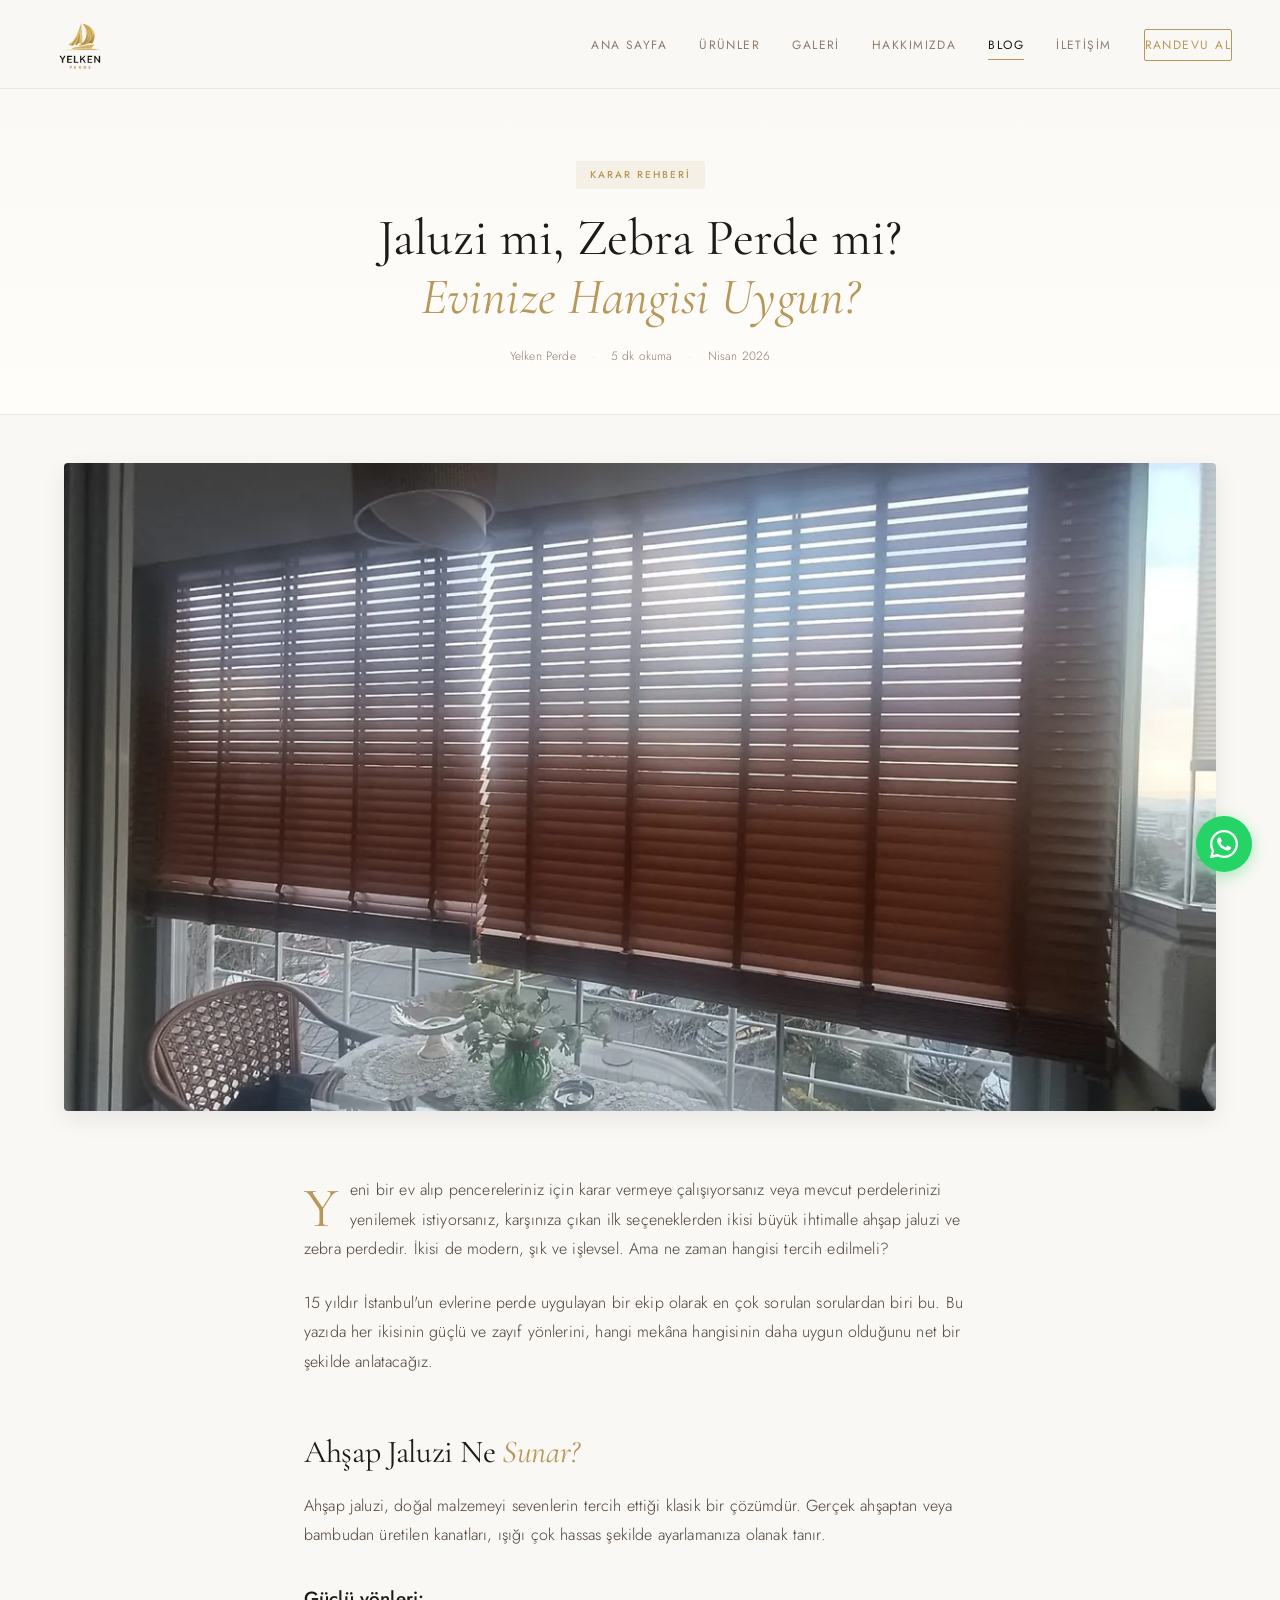
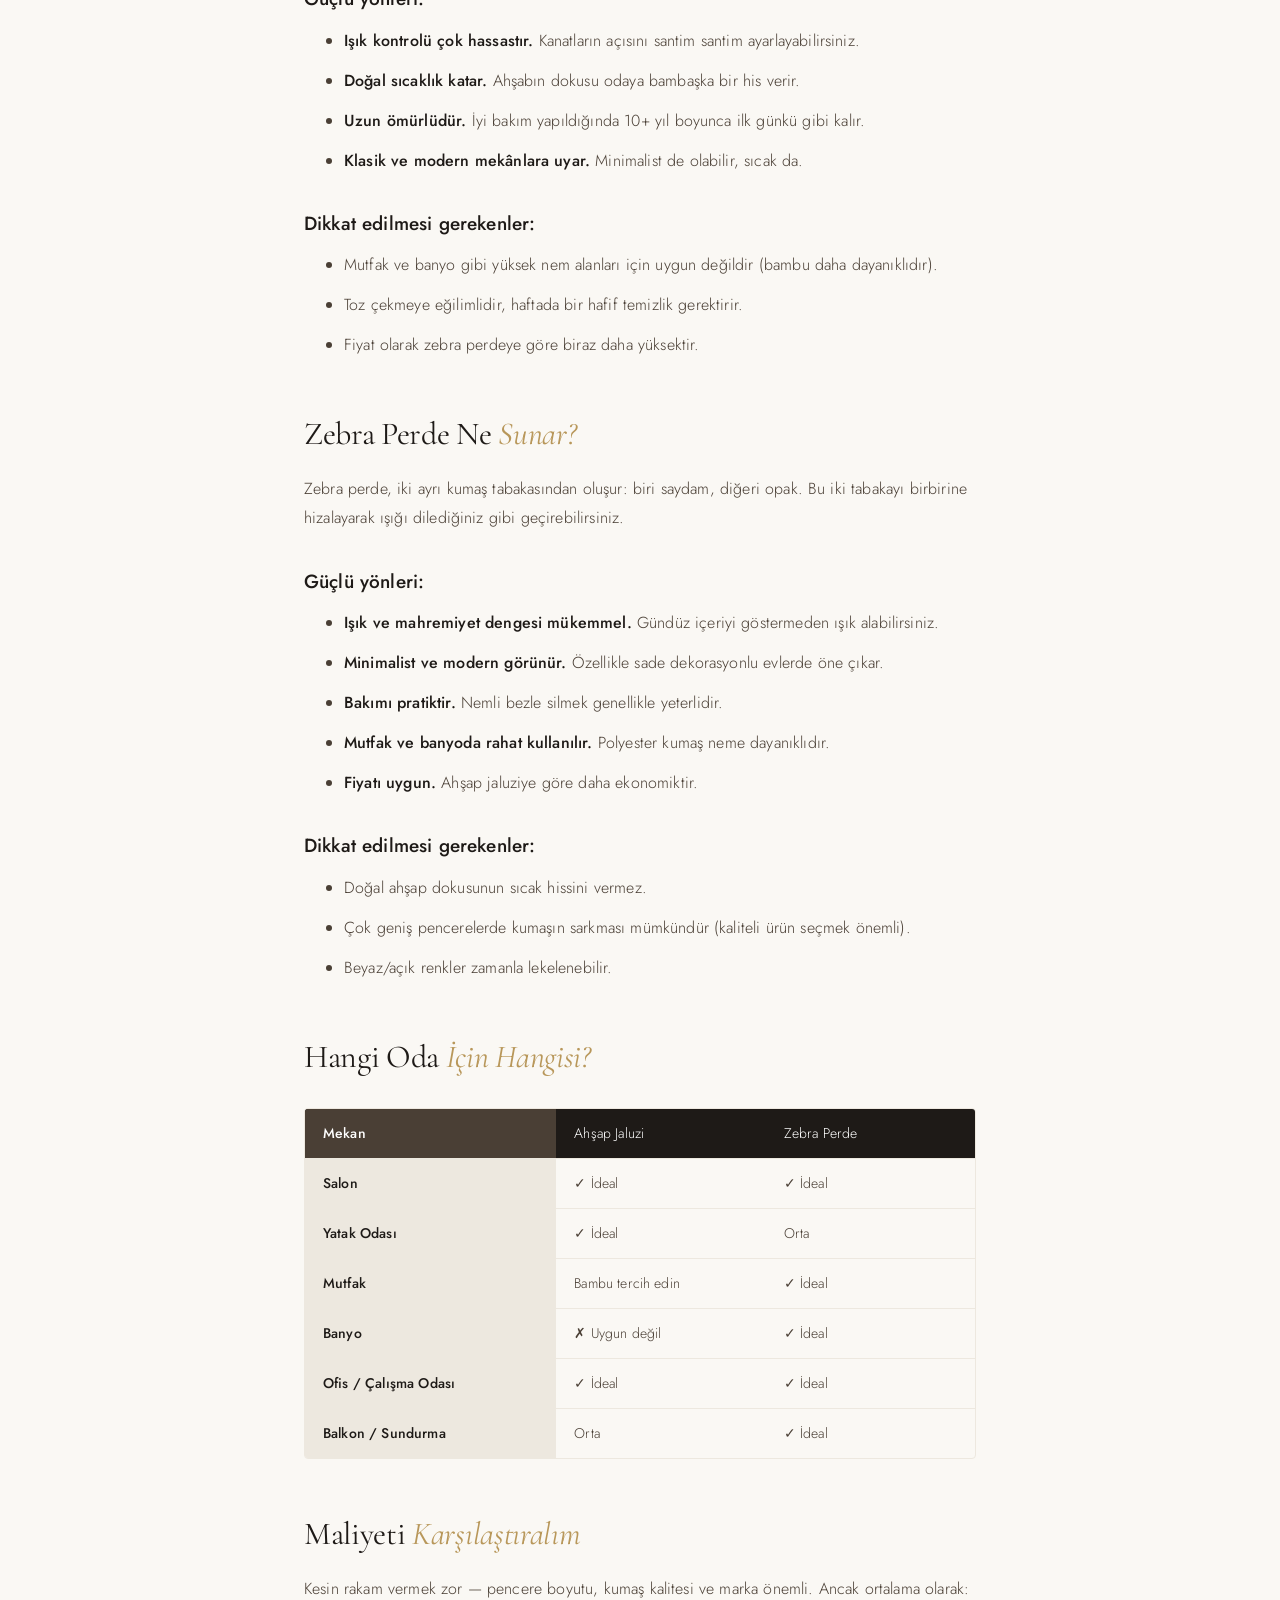
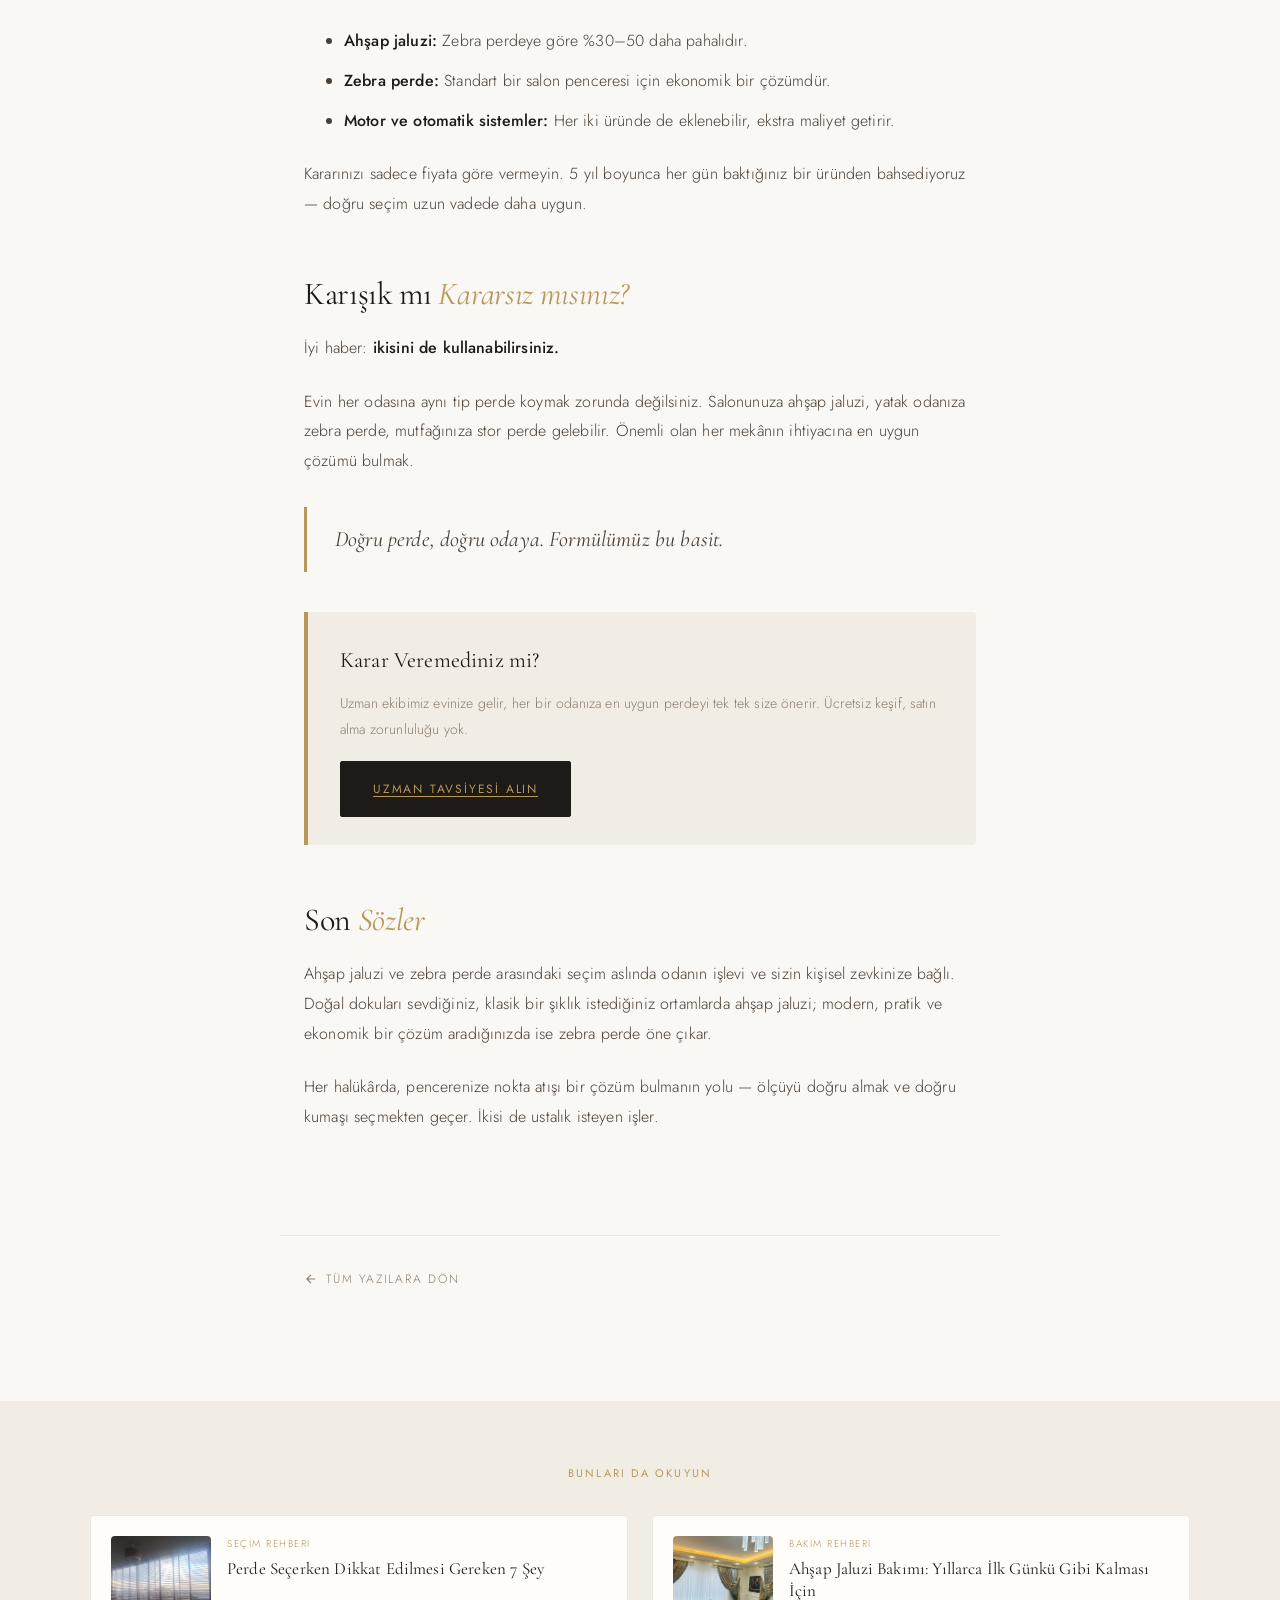
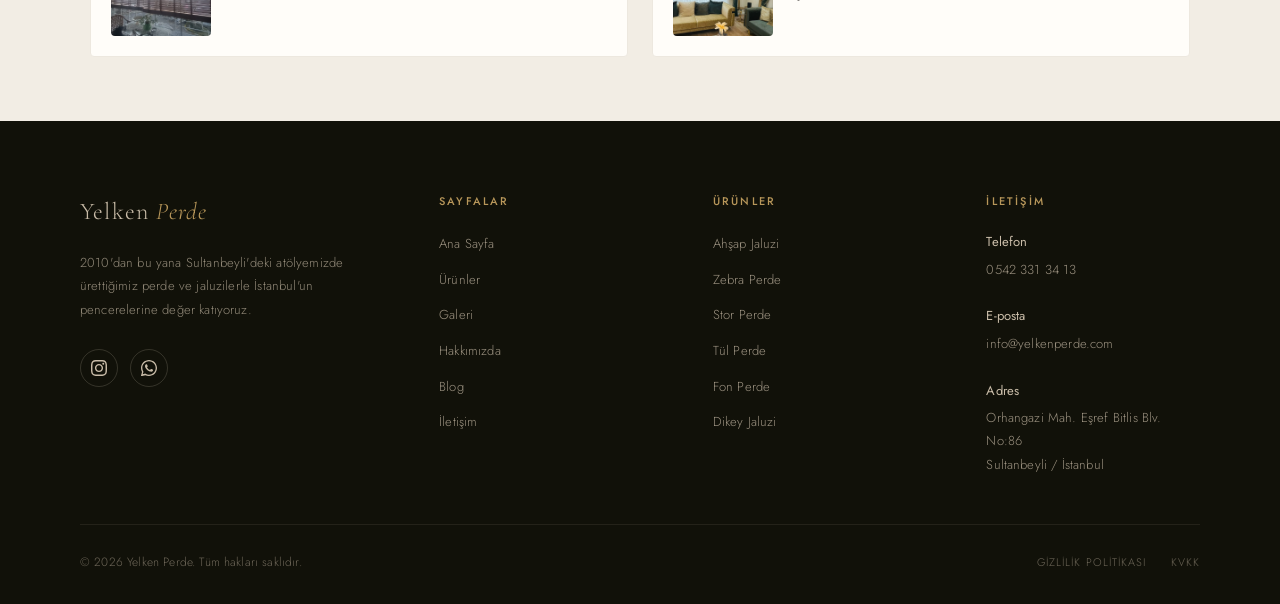
<file: blog/jaluzi-mi-zebra-perde-mi.html>
<!DOCTYPE html>
<html lang="tr">
<head>
<meta charset="UTF-8">
<meta name="viewport" content="width=device-width, initial-scale=1.0">
<title>Jaluzi mi, Zebra Perde mi? Karşılaştırma — Yelken Perde</title>
<meta name="description" content="Ahşap jaluzi ile zebra perde arasındaki farklar nelerdir? Evinize hangisi daha uygun? Yelken Perde uzmanlarından karar verme rehberi.">
<link rel="canonical" href="https://yelkenperde.com/blog/jaluzi-mi-zebra-perde-mi.html">
<link rel="icon" type="image/png" href="../images/favicon.png">

<meta property="og:type" content="article">
<meta property="og:title" content="Jaluzi mi, Zebra Perde mi? Karşılaştırma Rehberi">
<meta property="og:description" content="Ahşap jaluzi ile zebra perde arasında kararsız mısınız? Uzmanlarımızdan detaylı karşılaştırma.">
<meta property="og:image" content="https://yelkenperde.com/images/projects/ahsap-jaluzi-manzaral-kahve.jpg">

<link rel="preconnect" href="https://fonts.googleapis.com">
<link rel="preconnect" href="https://fonts.gstatic.com" crossorigin>
<link rel="preload" href="https://fonts.googleapis.com/css2?family=Cormorant+Garamond:ital,wght@0,300;0,400;0,500;0,600;1,300;1,400&family=Jost:wght@300;400;500&display=swap" as="style" onload="this.onload=null;this.rel='stylesheet'">
<noscript><link rel="stylesheet" href="https://fonts.googleapis.com/css2?family=Cormorant+Garamond:ital,wght@0,300;0,400;0,500;0,600;1,300;1,400&family=Jost:wght@300;400;500&display=swap"></noscript>
<link rel="stylesheet" href="../styles.css?v=3">

<style>
  /* BLOG YAZI STİLİ */
  .article-hero {
    padding: 160px 24px 48px;
    text-align: center;
    background: linear-gradient(180deg, var(--cream) 0%, var(--warm-white) 100%);
    border-bottom: 1px solid var(--linen);
  }

  .article-category {
    display: inline-block;
    font-size: 10px;
    font-weight: 500;
    letter-spacing: 0.2em;
    text-transform: uppercase;
    color: var(--gold);
    background: rgba(184,151,90,0.1);
    padding: 6px 14px;
    border-radius: 2px;
    margin-bottom: 20px;
  }

  .article-title {
    font-family: var(--serif);
    font-size: clamp(32px, 4vw, 52px);
    font-weight: 400;
    line-height: 1.15;
    color: var(--charcoal);
    max-width: 880px;
    margin: 0 auto 20px;
  }

  .article-title em { font-style: italic; color: var(--gold); }

  .article-meta {
    display: flex;
    justify-content: center;
    align-items: center;
    gap: 16px;
    font-size: 12px;
    font-weight: 300;
    color: var(--stone);
    margin-top: 16px;
  }

  .article-meta span.dot { color: var(--sand); }

  .article-image {
    max-width: 1200px;
    margin: 48px auto 0;
    padding: 0 24px;
  }

  .article-image img {
    width: 100%;
    border-radius: 4px;
    aspect-ratio: 16/9;
    object-fit: cover;
    box-shadow: var(--shadow-md);
  }

  .article-body {
    max-width: 720px;
    margin: 0 auto;
    padding: 64px 24px 80px;
  }

  .prose {
    font-family: var(--sans);
    font-size: 16px;
    font-weight: 300;
    line-height: 1.85;
    color: var(--umber);
  }

  .prose > p:first-child::first-letter {
    font-family: var(--serif);
    font-size: 56px;
    font-weight: 400;
    color: var(--gold);
    float: left;
    line-height: 0.9;
    margin: 8px 12px 0 0;
  }

  .prose p {
    margin-bottom: 24px;
  }

  .prose h2 {
    font-family: var(--serif);
    font-size: 32px;
    font-weight: 400;
    line-height: 1.2;
    color: var(--charcoal);
    margin-top: 56px;
    margin-bottom: 20px;
    letter-spacing: -0.01em;
  }

  .prose h2 em { font-style: italic; color: var(--gold); }

  .prose h3 {
    font-family: var(--sans);
    font-size: 19px;
    font-weight: 500;
    line-height: 1.4;
    color: var(--charcoal);
    margin-top: 36px;
    margin-bottom: 14px;
  }

  .prose ul, .prose ol {
    margin: 0 0 24px 20px;
    padding-left: 20px;
  }

  .prose li {
    margin-bottom: 12px;
    line-height: 1.75;
  }

  .prose blockquote {
    border-left: 3px solid var(--gold);
    padding: 16px 0 16px 28px;
    margin: 32px 0;
    font-family: var(--serif);
    font-size: 22px;
    font-weight: 400;
    font-style: italic;
    color: var(--umber);
    line-height: 1.5;
  }

  .prose strong {
    font-weight: 500;
    color: var(--charcoal);
  }

  .prose a {
    color: var(--gold);
    text-decoration: underline;
    text-decoration-thickness: 1px;
    text-underline-offset: 3px;
    transition: color 0.3s;
  }

  .prose a:hover { color: var(--gold-dark); }

  .compare-table {
    margin: 32px 0;
    border: 1px solid var(--linen);
    border-radius: 4px;
    overflow: hidden;
  }

  .compare-row {
    display: grid;
    grid-template-columns: 1.2fr 1fr 1fr;
    border-bottom: 1px solid var(--linen);
  }

  .compare-row:last-child { border-bottom: none; }

  .compare-row.head {
    background: var(--charcoal);
    color: white;
  }

  .compare-cell {
    padding: 14px 18px;
    font-size: 14px;
    line-height: 1.5;
  }

  .compare-cell:first-child {
    font-weight: 500;
    background: var(--linen);
    color: var(--charcoal);
  }

  .compare-row.head .compare-cell:first-child {
    background: var(--umber);
    color: white;
  }

  .cta-inline {
    background: var(--cream-dark);
    border-left: 4px solid var(--gold);
    padding: 28px 32px;
    margin: 40px 0;
    border-radius: 0 4px 4px 0;
  }

  .cta-inline h4 {
    font-family: var(--serif);
    font-size: 22px;
    font-weight: 400;
    color: var(--charcoal);
    margin-bottom: 10px;
  }

  .cta-inline p {
    font-size: 14px;
    color: var(--stone);
    margin-bottom: 18px;
  }

  .article-footer {
    max-width: 720px;
    margin: 0 auto;
    padding: 32px 24px 80px;
    border-top: 1px solid var(--linen);
  }

  .article-back {
    display: inline-flex;
    align-items: center;
    gap: 8px;
    font-size: 12px;
    letter-spacing: 0.15em;
    text-transform: uppercase;
    color: var(--stone);
    transition: color 0.3s;
    margin-bottom: 32px;
  }

  .article-back:hover { color: var(--gold); }

  .related-posts {
    background: var(--cream-dark);
    padding: 64px 24px;
  }

  .related-grid {
    max-width: 1100px;
    margin: 0 auto;
    display: grid;
    grid-template-columns: repeat(2, 1fr);
    gap: 24px;
  }

  .related-card {
    display: flex;
    gap: 16px;
    padding: 20px;
    background: var(--warm-white);
    border-radius: 4px;
    border: 1px solid var(--linen);
    transition: all 0.3s;
  }

  .related-card:hover {
    border-color: var(--gold);
    transform: translateY(-2px);
  }

  .related-thumb {
    width: 100px;
    height: 100px;
    border-radius: 4px;
    overflow: hidden;
    flex-shrink: 0;
  }

  .related-thumb img { width: 100%; height: 100%; object-fit: cover; }

  .related-info { flex: 1; }

  .related-info .label {
    font-size: 10px;
    letter-spacing: 0.15em;
    text-transform: uppercase;
    color: var(--gold);
    margin-bottom: 6px;
  }

  .related-info h4 {
    font-family: var(--serif);
    font-size: 17px;
    font-weight: 400;
    line-height: 1.3;
    color: var(--charcoal);
  }

  @media (max-width: 700px) {
    .article-hero { padding: 120px 24px 32px; }
    .article-body { padding: 48px 24px 64px; }
    .compare-row { grid-template-columns: 1fr 1fr; font-size: 13px; }
    .compare-row .compare-cell:first-child { grid-column: 1 / -1; }
    .related-grid { grid-template-columns: 1fr; }
    .prose h2 { font-size: 26px; }
  }
</style>
<!-- Google tag (gtag.js) -->
<script async src="https://www.googletagmanager.com/gtag/js?id=G-XG42521ET7"></script>
<script>
  window.dataLayer = window.dataLayer || [];
  function gtag(){dataLayer.push(arguments);}
  gtag('js', new Date());
  gtag('config', 'G-XG42521ET7');
</script>

<style>
/* Mobil menü kritik düzeltme - inline */
@media (max-width: 900px) {
  .nav-links.open {
    display: flex !important;
    flex-direction: column !important;
    position: fixed !important;
    top: 0 !important;
    left: 0 !important;
    right: 0 !important;
    bottom: 0 !important;
    width: 100vw !important;
    height: 100vh !important;
    background-color: #FAF8F4 !important;
    background: #FAF8F4 !important;
    z-index: 9999 !important;
    justify-content: center !important;
    align-items: center !important;
    gap: 28px !important;
    padding: 60px 24px 24px !important;
    margin: 0 !important;
    list-style: none !important;
  }
  body.menu-open {
    overflow: hidden !important;
  }
  body.menu-open .whatsapp-float {
    display: none !important;
  }
  body.menu-open .nav-mobile-toggle {
    z-index: 10000 !important;
    position: fixed !important;
    right: 24px !important;
    top: 18px !important;
  }
}
</style>
</head>
<body>

<!-- NAV -->
<nav id="navbar">
  <a href="../index.html" class="nav-logo">
    <img src="../images/logo-nav.png" alt="Yelken Perde">
  </a>
  <ul class="nav-links" id="navLinks" data-menu>
    <li><a href="../index.html">Ana Sayfa</a></li>
    <li><a href="../urunler.html">Ürünler</a></li>
    <li><a href="../galeri.html">Galeri</a></li>
    <li><a href="../hakkimizda.html">Hakkımızda</a></li>
    <li><a href="../blog.html" class="active">Blog</a></li>
    <li><a href="../iletisim.html">İletişim</a></li>
    <li><a href="https://wa.me/905423313413?text=Merhaba,%20ücretsiz%20ölçüm%20randevusu%20almak%20istiyorum." class="nav-cta" target="_blank">Randevu Al</a></li>
  </ul>
  <button class="nav-mobile-toggle" onclick="toggleMenu()" aria-label="Menü">
    <span></span><span></span><span></span>
  </button>
</nav>

<!-- ARTICLE HERO -->
<header class="article-hero">
  <span class="article-category">Karar Rehberi</span>
  <h1 class="article-title">Jaluzi mi, Zebra Perde mi?<br><em>Evinize Hangisi Uygun?</em></h1>
  <div class="article-meta">
    <span>Yelken Perde</span>
    <span class="dot">·</span>
    <span>5 dk okuma</span>
    <span class="dot">·</span>
    <span>Nisan 2026</span>
  </div>
</header>

<!-- ARTICLE IMAGE -->
<div class="article-image">
  <picture><source media="(max-width: 600px)" srcset="../images/projects/ahsap-jaluzi-manzaral-kahve-mobile.webp" type="image/webp"><source media="(max-width: 1024px)" srcset="../images/projects/ahsap-jaluzi-manzaral-kahve-tablet.webp" type="image/webp"><source srcset="../images/projects/ahsap-jaluzi-manzaral-kahve-desktop.webp" type="image/webp"><img src="../images/projects/ahsap-jaluzi-manzaral-kahve.jpg" alt="Ahşap jaluzi uygulaması"></picture>
</div>

<!-- ARTICLE BODY -->
<article class="article-body">
  <div class="prose">
    <p>Yeni bir ev alıp pencereleriniz için karar vermeye çalışıyorsanız veya mevcut perdelerinizi yenilemek istiyorsanız, karşınıza çıkan ilk seçeneklerden ikisi büyük ihtimalle ahşap jaluzi ve zebra perdedir. İkisi de modern, şık ve işlevsel. Ama ne zaman hangisi tercih edilmeli?</p>

    <p>15 yıldır İstanbul'un evlerine perde uygulayan bir ekip olarak en çok sorulan sorulardan biri bu. Bu yazıda her ikisinin güçlü ve zayıf yönlerini, hangi mekâna hangisinin daha uygun olduğunu net bir şekilde anlatacağız.</p>

    <h2>Ahşap Jaluzi Ne <em>Sunar?</em></h2>

    <p>Ahşap jaluzi, doğal malzemeyi sevenlerin tercih ettiği klasik bir çözümdür. Gerçek ahşaptan veya bambudan üretilen kanatları, ışığı çok hassas şekilde ayarlamanıza olanak tanır.</p>

    <h3>Güçlü yönleri:</h3>
    <ul>
      <li><strong>Işık kontrolü çok hassastır.</strong> Kanatların açısını santim santim ayarlayabilirsiniz.</li>
      <li><strong>Doğal sıcaklık katar.</strong> Ahşabın dokusu odaya bambaşka bir his verir.</li>
      <li><strong>Uzun ömürlüdür.</strong> İyi bakım yapıldığında 10+ yıl boyunca ilk günkü gibi kalır.</li>
      <li><strong>Klasik ve modern mekânlara uyar.</strong> Minimalist de olabilir, sıcak da.</li>
    </ul>

    <h3>Dikkat edilmesi gerekenler:</h3>
    <ul>
      <li>Mutfak ve banyo gibi yüksek nem alanları için uygun değildir (bambu daha dayanıklıdır).</li>
      <li>Toz çekmeye eğilimlidir, haftada bir hafif temizlik gerektirir.</li>
      <li>Fiyat olarak zebra perdeye göre biraz daha yüksektir.</li>
    </ul>

    <h2>Zebra Perde Ne <em>Sunar?</em></h2>

    <p>Zebra perde, iki ayrı kumaş tabakasından oluşur: biri saydam, diğeri opak. Bu iki tabakayı birbirine hizalayarak ışığı dilediğiniz gibi geçirebilirsiniz.</p>

    <h3>Güçlü yönleri:</h3>
    <ul>
      <li><strong>Işık ve mahremiyet dengesi mükemmel.</strong> Gündüz içeriyi göstermeden ışık alabilirsiniz.</li>
      <li><strong>Minimalist ve modern görünür.</strong> Özellikle sade dekorasyonlu evlerde öne çıkar.</li>
      <li><strong>Bakımı pratiktir.</strong> Nemli bezle silmek genellikle yeterlidir.</li>
      <li><strong>Mutfak ve banyoda rahat kullanılır.</strong> Polyester kumaş neme dayanıklıdır.</li>
      <li><strong>Fiyatı uygun.</strong> Ahşap jaluziye göre daha ekonomiktir.</li>
    </ul>

    <h3>Dikkat edilmesi gerekenler:</h3>
    <ul>
      <li>Doğal ahşap dokusunun sıcak hissini vermez.</li>
      <li>Çok geniş pencerelerde kumaşın sarkması mümkündür (kaliteli ürün seçmek önemli).</li>
      <li>Beyaz/açık renkler zamanla lekelenebilir.</li>
    </ul>

    <h2>Hangi Oda <em>İçin Hangisi?</em></h2>

    <div class="compare-table">
      <div class="compare-row head">
        <div class="compare-cell">Mekan</div>
        <div class="compare-cell">Ahşap Jaluzi</div>
        <div class="compare-cell">Zebra Perde</div>
      </div>
      <div class="compare-row">
        <div class="compare-cell">Salon</div>
        <div class="compare-cell">✓ İdeal</div>
        <div class="compare-cell">✓ İdeal</div>
      </div>
      <div class="compare-row">
        <div class="compare-cell">Yatak Odası</div>
        <div class="compare-cell">✓ İdeal</div>
        <div class="compare-cell">Orta</div>
      </div>
      <div class="compare-row">
        <div class="compare-cell">Mutfak</div>
        <div class="compare-cell">Bambu tercih edin</div>
        <div class="compare-cell">✓ İdeal</div>
      </div>
      <div class="compare-row">
        <div class="compare-cell">Banyo</div>
        <div class="compare-cell">✗ Uygun değil</div>
        <div class="compare-cell">✓ İdeal</div>
      </div>
      <div class="compare-row">
        <div class="compare-cell">Ofis / Çalışma Odası</div>
        <div class="compare-cell">✓ İdeal</div>
        <div class="compare-cell">✓ İdeal</div>
      </div>
      <div class="compare-row">
        <div class="compare-cell">Balkon / Sundurma</div>
        <div class="compare-cell">Orta</div>
        <div class="compare-cell">✓ İdeal</div>
      </div>
    </div>

    <h2>Maliyeti <em>Karşılaştıralım</em></h2>

    <p>Kesin rakam vermek zor — pencere boyutu, kumaş kalitesi ve marka önemli. Ancak ortalama olarak:</p>

    <ul>
      <li><strong>Ahşap jaluzi:</strong> Zebra perdeye göre %30–50 daha pahalıdır.</li>
      <li><strong>Zebra perde:</strong> Standart bir salon penceresi için ekonomik bir çözümdür.</li>
      <li><strong>Motor ve otomatik sistemler:</strong> Her iki üründe de eklenebilir, ekstra maliyet getirir.</li>
    </ul>

    <p>Kararınızı sadece fiyata göre vermeyin. 5 yıl boyunca her gün baktığınız bir üründen bahsediyoruz — doğru seçim uzun vadede daha uygun.</p>

    <h2>Karışık mı <em>Kararsız mısınız?</em></h2>

    <p>İyi haber: <strong>ikisini de kullanabilirsiniz.</strong></p>

    <p>Evin her odasına aynı tip perde koymak zorunda değilsiniz. Salonunuza ahşap jaluzi, yatak odanıza zebra perde, mutfağınıza stor perde gelebilir. Önemli olan her mekânın ihtiyacına en uygun çözümü bulmak.</p>

    <blockquote>
      Doğru perde, doğru odaya. Formülümüz bu basit.
    </blockquote>

    <div class="cta-inline">
      <h4>Karar Veremediniz mi?</h4>
      <p>Uzman ekibimiz evinize gelir, her bir odanıza en uygun perdeyi tek tek size önerir. Ücretsiz keşif, satın alma zorunluluğu yok.</p>
      <a href="https://wa.me/905423313413?text=Merhaba,%20hangi%20perdeyi%20seçeceğim%20konusunda%20yardım%20istiyorum." class="btn-primary" target="_blank">
        Uzman Tavsiyesi Alın
      </a>
    </div>

    <h2>Son <em>Sözler</em></h2>

    <p>Ahşap jaluzi ve zebra perde arasındaki seçim aslında odanın işlevi ve sizin kişisel zevkinize bağlı. Doğal dokuları sevdiğiniz, klasik bir şıklık istediğiniz ortamlarda ahşap jaluzi; modern, pratik ve ekonomik bir çözüm aradığınızda ise zebra perde öne çıkar.</p>

    <p>Her halükârda, pencerenize nokta atışı bir çözüm bulmanın yolu — ölçüyü doğru almak ve doğru kumaşı seçmekten geçer. İkisi de ustalık isteyen işler.</p>
  </div>
</article>

<div class="article-footer">
  <a href="../blog.html" class="article-back">
    <svg width="14" height="14" viewBox="0 0 24 24" fill="none" stroke="currentColor" stroke-width="2"><path d="M19 12H5M12 19l-7-7 7-7"/></svg>
    Tüm Yazılara Dön
  </a>
</div>

<!-- İLGİLİ YAZILAR -->
<section class="related-posts">
  <h3 class="section-eyebrow" style="text-align:center; margin-bottom: 32px;">Bunları da Okuyun</h3>
  <div class="related-grid">
    <a href="perde-secerken-dikkat.html" class="related-card">
      <div class="related-thumb"><picture><source media="(max-width: 600px)" srcset="../images/projects/modern-salon-krem-bej-mobile.webp" type="image/webp"><source media="(max-width: 1024px)" srcset="../images/projects/modern-salon-krem-bej-tablet.webp" type="image/webp"><source srcset="../images/projects/modern-salon-krem-bej-desktop.webp" type="image/webp"><img src="../images/projects/modern-salon-krem-bej.jpg" alt=""></picture></div>
      <div class="related-info">
        <div class="label">Seçim Rehberi</div>
        <h4>Perde Seçerken Dikkat Edilmesi Gereken 7 Şey</h4>
      </div>
    </a>
    <a href="ahsap-jaluzi-bakimi.html" class="related-card">
      <div class="related-thumb"><picture><source media="(max-width: 600px)" srcset="../images/projects/kahverengi-ahsap-jalusi-fon-mobile.webp" type="image/webp"><source media="(max-width: 1024px)" srcset="../images/projects/kahverengi-ahsap-jalusi-fon-tablet.webp" type="image/webp"><source srcset="../images/projects/kahverengi-ahsap-jalusi-fon-desktop.webp" type="image/webp"><img src="../images/projects/kahverengi-ahsap-jalusi-fon.jpg" alt=""></picture></div>
      <div class="related-info">
        <div class="label">Bakım Rehberi</div>
        <h4>Ahşap Jaluzi Bakımı: Yıllarca İlk Günkü Gibi Kalması İçin</h4>
      </div>
    </a>
  </div>
</section>

<!-- FOOTER -->
<footer>
  <div class="footer-grid">
    <div>
      <div class="footer-brand-logo">Yelken <span>Perde</span></div>
      <p class="footer-brand-desc">2010'dan bu yana Sultanbeyli'deki atölyemizde ürettiğimiz perde ve jaluzilerle İstanbul'un pencerelerine değer katıyoruz.</p>
      <div class="footer-social">
        <a href="https://instagram.com/yelken.perde" target="_blank" aria-label="Instagram">
          <svg viewBox="0 0 24 24"><path d="M12 2.163c3.204 0 3.584.012 4.849.07 3.252.148 4.771 1.691 4.919 4.919.058 1.265.069 1.645.069 4.849 0 3.205-.012 3.584-.069 4.849-.149 3.225-1.664 4.771-4.919 4.919-1.266.058-1.644.07-4.849.07-3.204 0-3.584-.012-4.849-.07-3.26-.149-4.771-1.699-4.919-4.92-.058-1.265-.07-1.644-.07-4.849 0-3.204.013-3.583.07-4.849.149-3.227 1.664-4.771 4.919-4.919 1.266-.057 1.645-.069 4.849-.069zm0-2.163c-3.259 0-3.667.014-4.947.072-4.358.2-6.78 2.618-6.98 6.98-.059 1.281-.073 1.689-.073 4.948 0 3.259.014 3.668.072 4.948.2 4.358 2.618 6.78 6.98 6.98 1.281.058 1.689.072 4.948.072 3.259 0 3.668-.014 4.948-.072 4.354-.2 6.782-2.618 6.979-6.98.059-1.28.073-1.689.073-4.948 0-3.259-.014-3.667-.072-4.947-.196-4.354-2.617-6.78-6.979-6.98-1.281-.059-1.69-.073-4.949-.073zm0 5.838c-3.403 0-6.162 2.759-6.162 6.162s2.759 6.163 6.162 6.163 6.162-2.759 6.162-6.163c0-3.403-2.759-6.162-6.162-6.162zm0 10.162c-2.209 0-4-1.79-4-4 0-2.209 1.791-4 4-4s4 1.791 4 4c0 2.21-1.791 4-4 4zm6.406-11.845c-.796 0-1.441.645-1.441 1.44s.645 1.44 1.441 1.44c.795 0 1.439-.645 1.439-1.44s-.644-1.44-1.439-1.44z"/></svg>
        </a>
        <a href="https://wa.me/905423313413" target="_blank" aria-label="WhatsApp">
          <svg viewBox="0 0 24 24"><path d="M17.472 14.382c-.297-.149-1.758-.867-2.03-.967-.273-.099-.471-.148-.67.15-.197.297-.767.966-.94 1.164-.173.199-.347.223-.644.075-.297-.15-1.255-.463-2.39-1.475-.883-.788-1.48-1.761-1.653-2.059-.173-.297-.018-.458.13-.606.134-.133.298-.347.446-.52.149-.174.198-.298.298-.497.099-.198.05-.371-.025-.52-.075-.149-.669-1.612-.916-2.207-.242-.579-.487-.5-.669-.51-.173-.008-.371-.01-.57-.01-.198 0-.52.074-.792.372-.272.297-1.04 1.016-1.04 2.479 0 1.462 1.065 2.875 1.213 3.074.149.198 2.096 3.2 5.077 4.487.709.306 1.262.489 1.694.625.712.227 1.36.195 1.871.118.571-.085 1.758-.719 2.006-1.413.248-.694.248-1.289.173-1.413-.074-.124-.272-.198-.57-.347zM12 0C5.373 0 0 5.373 0 12c0 2.123.554 4.117 1.528 5.845L.057 23.286a.75.75 0 00.921.921l5.441-1.471A11.946 11.946 0 0012 24c6.627 0 12-5.373 12-12S18.627 0 12 0zm0 22c-1.89 0-3.66-.49-5.196-1.351l-.367-.213-3.805 1.029 1.029-3.805-.213-.367A9.955 9.955 0 012 12C2 6.477 6.477 2 12 2s10 4.477 10 10-4.477 10-10 10z"/></svg>
        </a>
      </div>
    </div>
    <div class="footer-col">
      <h4>Sayfalar</h4>
      <ul>
        <li><a href="../index.html">Ana Sayfa</a></li>
        <li><a href="../urunler.html">Ürünler</a></li>
        <li><a href="../galeri.html">Galeri</a></li>
        <li><a href="../hakkimizda.html">Hakkımızda</a></li>
        <li><a href="../blog.html">Blog</a></li>
        <li><a href="../iletisim.html">İletişim</a></li>
      </ul>
    </div>
    <div class="footer-col">
      <h4>Ürünler</h4>
      <ul>
        <li><a href="../urunler.html#ahsap-jaluzi">Ahşap Jaluzi</a></li>
        <li><a href="../urunler.html#zebra-perde">Zebra Perde</a></li>
        <li><a href="../urunler.html#stor-perde">Stor Perde</a></li>
        <li><a href="../urunler.html#tul-perde">Tül Perde</a></li>
        <li><a href="../urunler.html#fon-perde">Fon Perde</a></li>
        <li><a href="../urunler.html#dikey-jaluzi">Dikey Jaluzi</a></li>
      </ul>
    </div>
    <div class="footer-col">
      <h4>İletişim</h4>
      <div class="footer-contact">
        <strong>Telefon</strong>
        <a href="tel:+905423313413">0542 331 34 13</a><br><br>
        <strong>E-posta</strong>
        <a href="mailto:info@yelkenperde.com">info@yelkenperde.com</a><br><br>
        <strong>Adres</strong>
        Orhangazi Mah. Eşref Bitlis Blv. No:86<br>
        Sultanbeyli / İstanbul
      </div>
    </div>
  </div>
  <div class="footer-bottom">
    <p class="footer-copy">© 2026 Yelken Perde. Tüm hakları saklıdır.</p>
    <div class="footer-legal">
      <a href="../gizlilik-politikasi.html">Gizlilik Politikası</a>
      <a href="../kvkk.html">KVKK</a>
    </div>
  </div>
</footer>

<a href="https://wa.me/905423313413?text=Merhaba,%20bilgi%20almak%20istiyorum." class="whatsapp-float" target="_blank" aria-label="WhatsApp">
  <svg viewBox="0 0 24 24"><path d="M17.472 14.382c-.297-.149-1.758-.867-2.03-.967-.273-.099-.471-.148-.67.15-.197.297-.767.966-.94 1.164-.173.199-.347.223-.644.075-.297-.15-1.255-.463-2.39-1.475-.883-.788-1.48-1.761-1.653-2.059-.173-.297-.018-.458.13-.606.134-.133.298-.347.446-.52.149-.174.198-.298.298-.497.099-.198.05-.371-.025-.52-.075-.149-.669-1.612-.916-2.207-.242-.579-.487-.5-.669-.51-.173-.008-.371-.01-.57-.01-.198 0-.52.074-.792.372-.272.297-1.04 1.016-1.04 2.479 0 1.462 1.065 2.875 1.213 3.074.149.198 2.096 3.2 5.077 4.487.709.306 1.262.489 1.694.625.712.227 1.36.195 1.871.118.571-.085 1.758-.719 2.006-1.413.248-.694.248-1.289.173-1.413-.074-.124-.272-.198-.57-.347zM12 0C5.373 0 0 5.373 0 12c0 2.123.554 4.117 1.528 5.845L.057 23.286a.75.75 0 00.921.921l5.441-1.471A11.946 11.946 0 0012 24c6.627 0 12-5.373 12-12S18.627 0 12 0zm0 22c-1.89 0-3.66-.49-5.196-1.351l-.367-.213-3.805 1.029 1.029-3.805-.213-.367A9.955 9.955 0 012 12C2 6.477 6.477 2 12 2s10 4.477 10 10-4.477 10-10 10z"/></svg>
</a>

<script src="../main.js?v=3"></script>
</body>
</html>
</file>
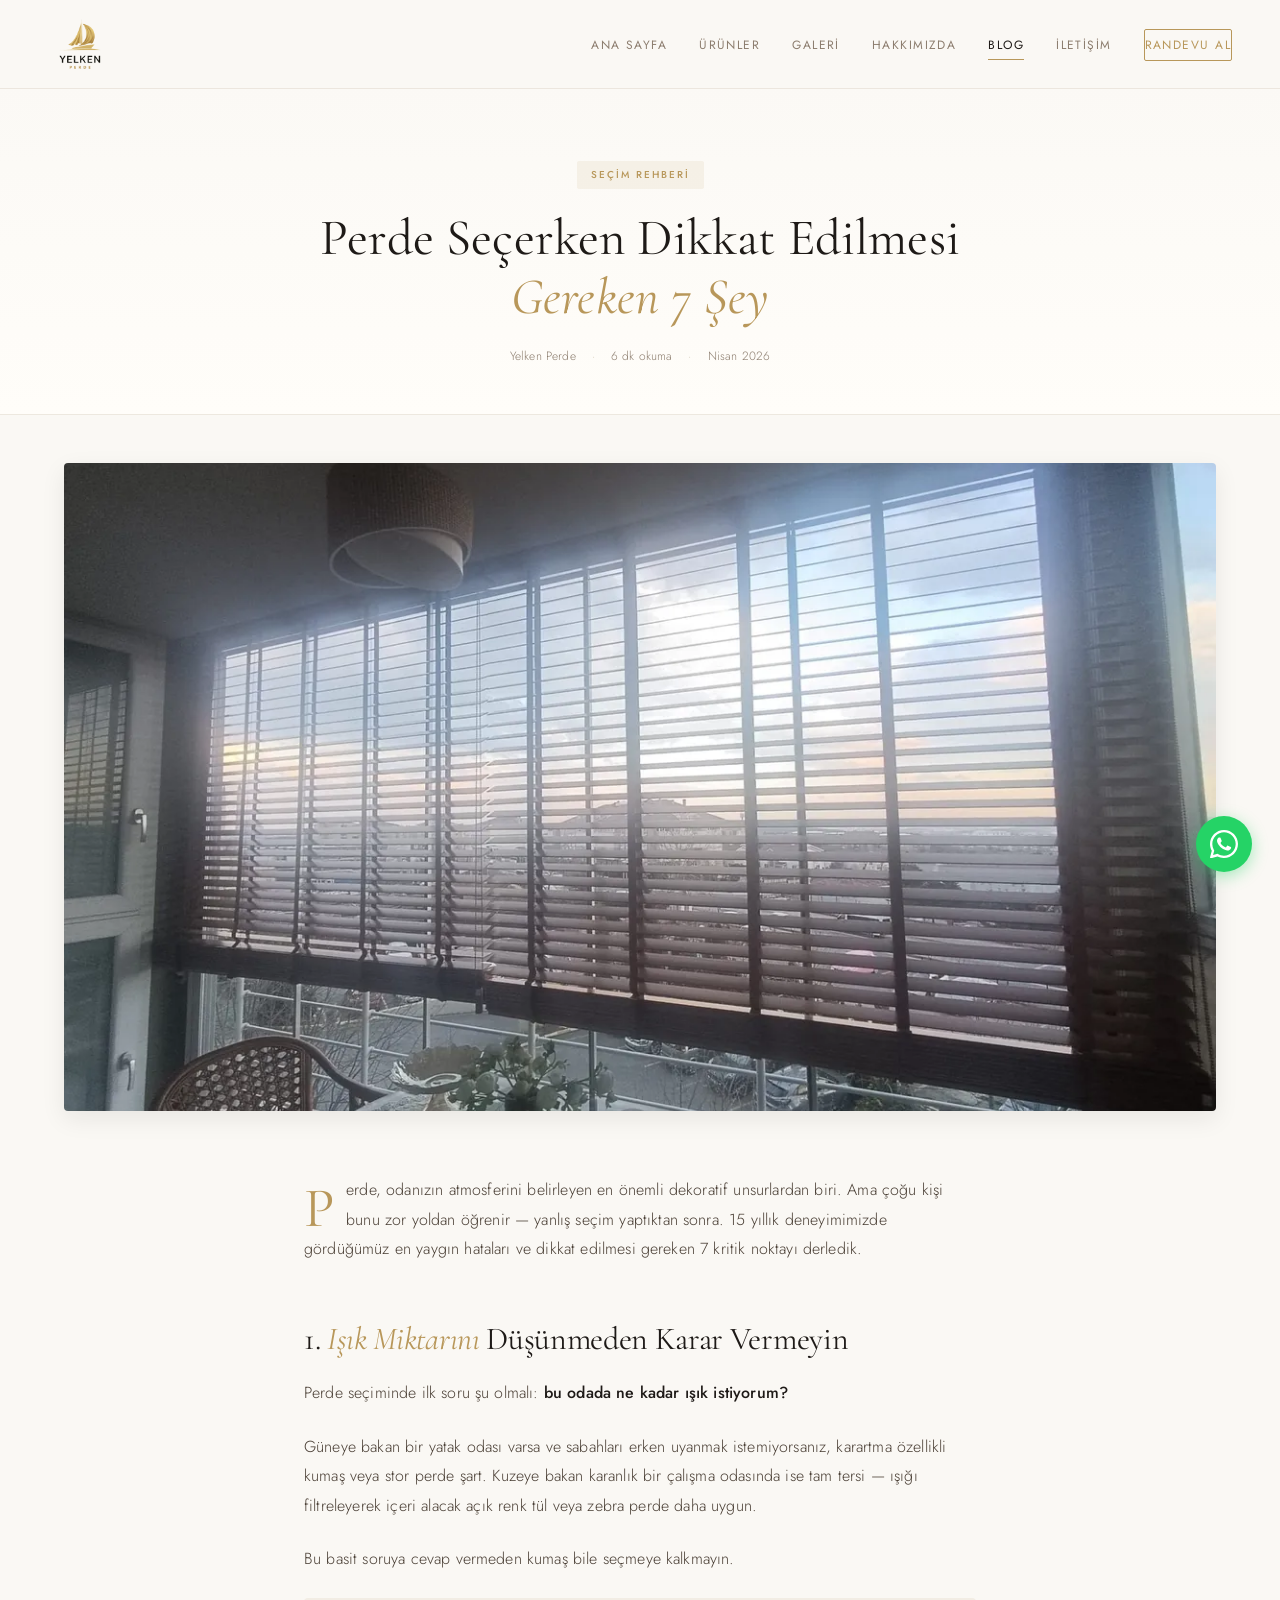
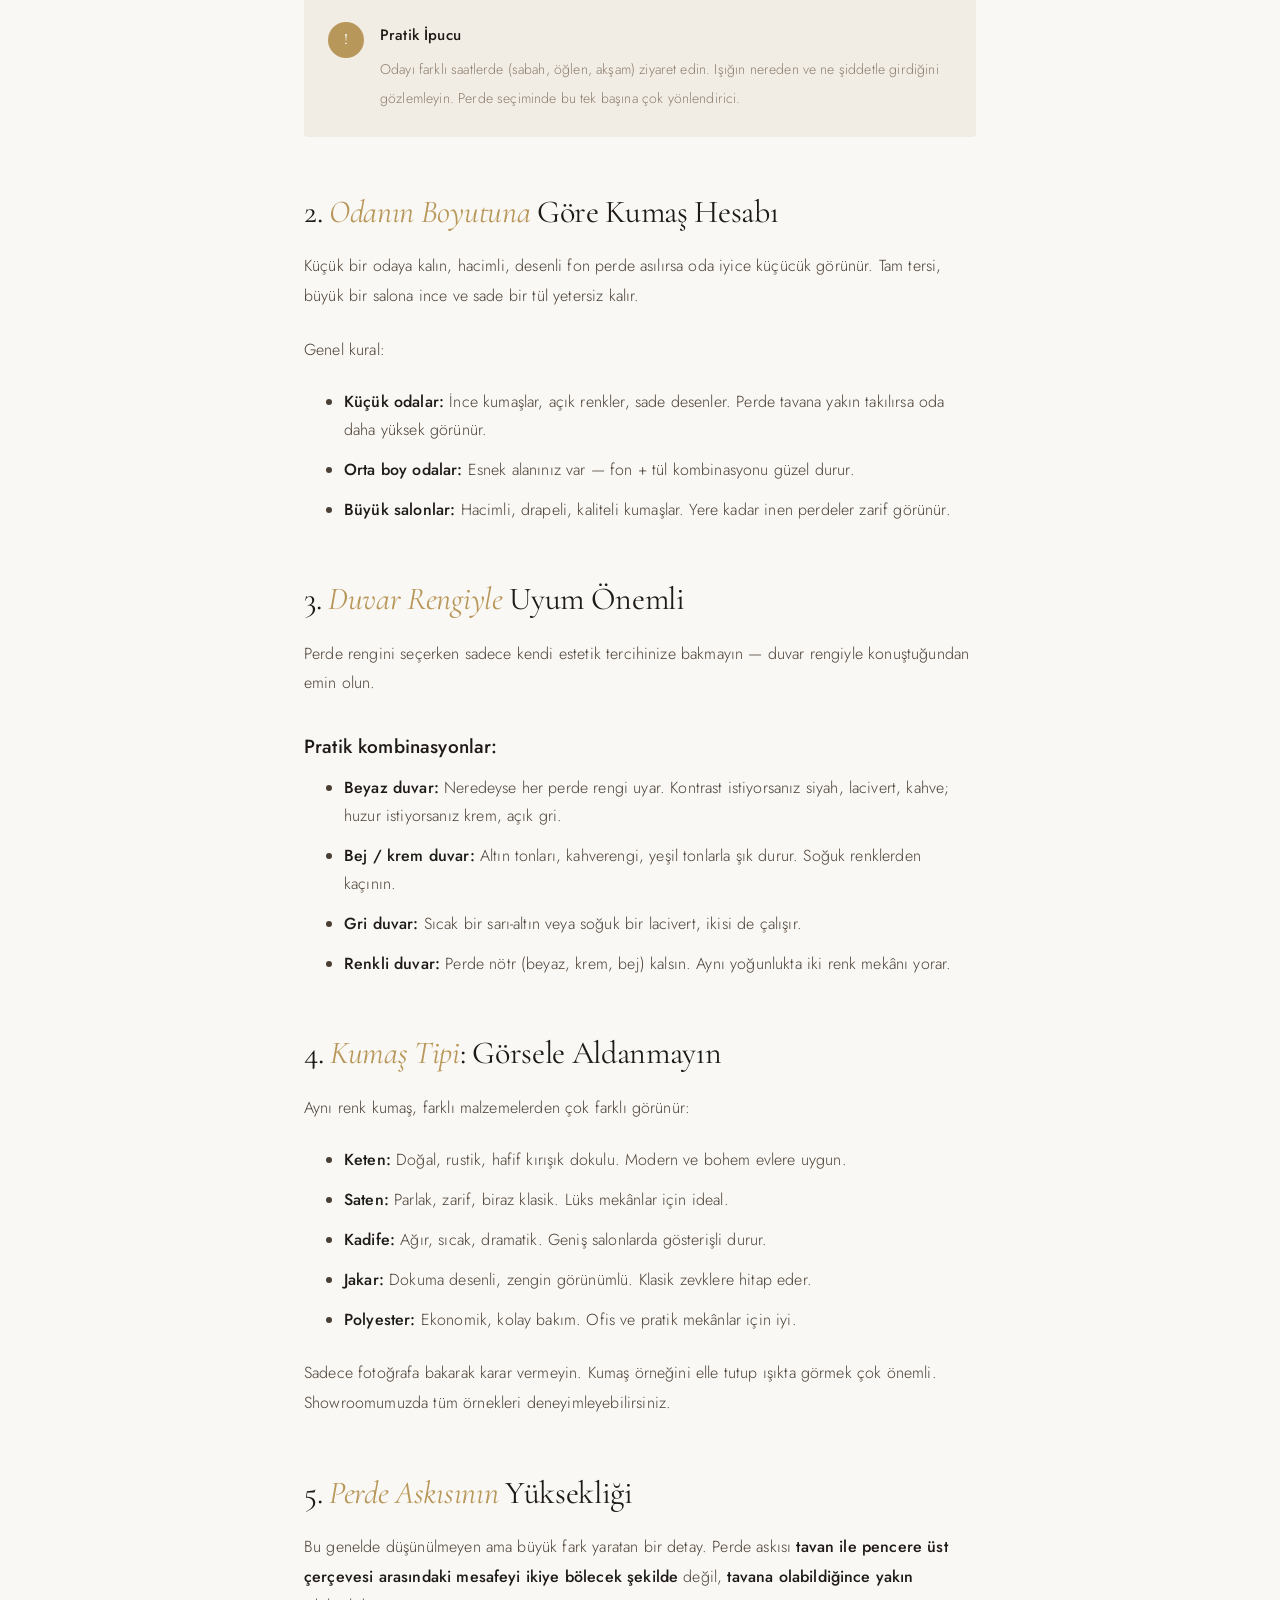
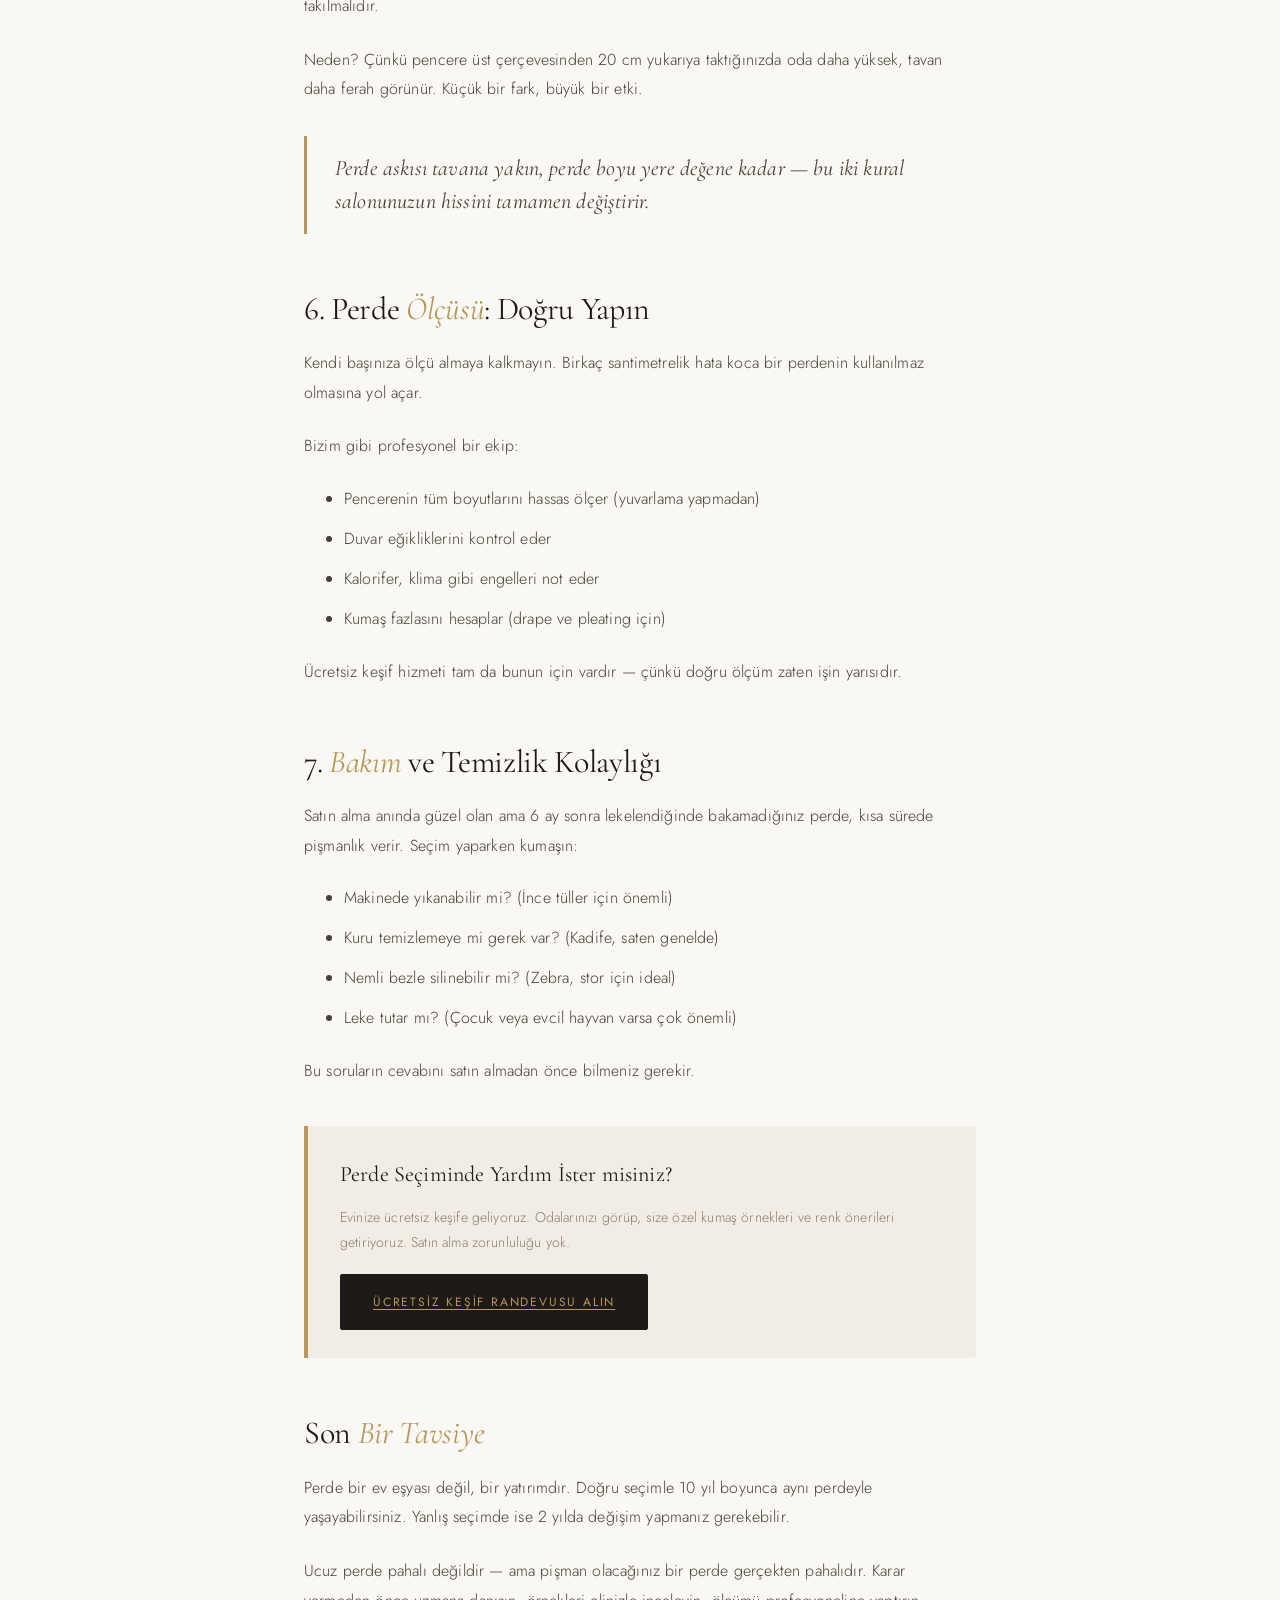
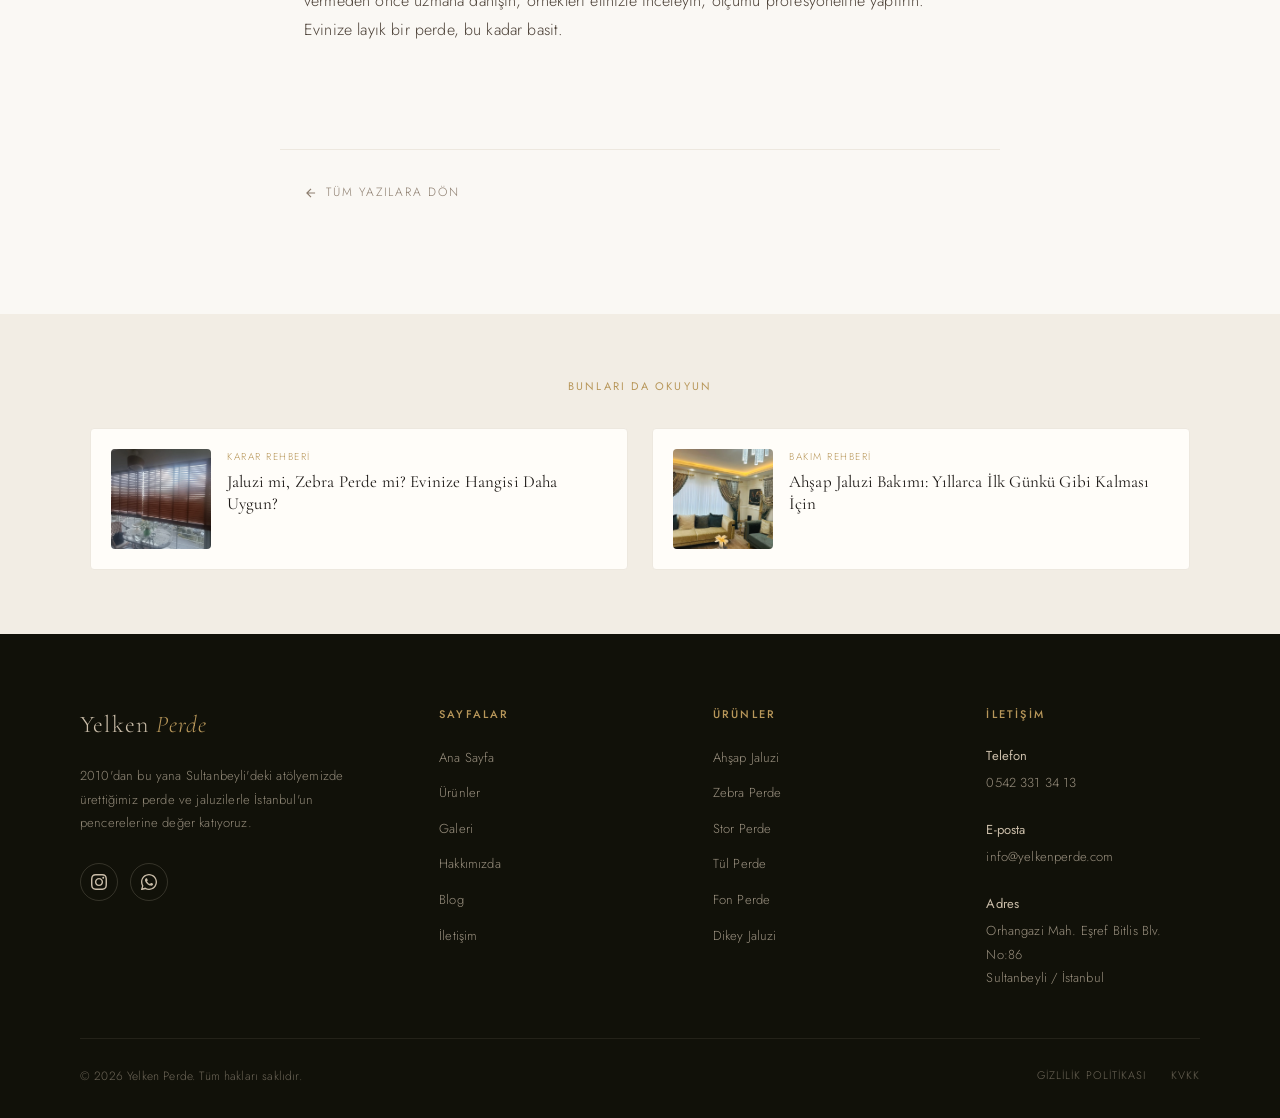
<file: blog/perde-secerken-dikkat.html>
<!DOCTYPE html>
<html lang="tr">
<head>
<meta charset="UTF-8">
<meta name="viewport" content="width=device-width, initial-scale=1.0">
<title>Perde Seçerken Dikkat Edilmesi Gereken 7 Şey — Yelken Perde</title>
<meta name="description" content="Perde seçerken sıkça atlanan ama sonucu belirleyen 7 önemli detay. Oda, renk, kumaş, ölçü ve daha fazlası — Yelken Perde'den uygulanabilir ipuçları.">
<link rel="canonical" href="https://yelkenperde.com/blog/perde-secerken-dikkat.html">
<link rel="icon" type="image/png" href="../images/favicon.png">

<meta property="og:type" content="article">
<meta property="og:title" content="Perde Seçerken Dikkat Edilmesi Gereken 7 Şey">
<meta property="og:description" content="Perde seçiminde gözden kaçan 7 kritik detay. Yelken Perde'den uygulanabilir rehber.">
<meta property="og:image" content="https://yelkenperde.com/images/projects/modern-salon-krem-bej.jpg">

<link rel="preconnect" href="https://fonts.googleapis.com">
<link rel="preconnect" href="https://fonts.gstatic.com" crossorigin>
<link rel="preload" href="https://fonts.googleapis.com/css2?family=Cormorant+Garamond:ital,wght@0,300;0,400;0,500;0,600;1,300;1,400&family=Jost:wght@300;400;500&display=swap" as="style" onload="this.onload=null;this.rel='stylesheet'">
<noscript><link rel="stylesheet" href="https://fonts.googleapis.com/css2?family=Cormorant+Garamond:ital,wght@0,300;0,400;0,500;0,600;1,300;1,400&family=Jost:wght@300;400;500&display=swap"></noscript>
<link rel="stylesheet" href="../styles.css?v=3">

<style>
  .article-hero { padding: 160px 24px 48px; text-align: center; background: linear-gradient(180deg, var(--cream) 0%, var(--warm-white) 100%); border-bottom: 1px solid var(--linen); }
  .article-category { display: inline-block; font-size: 10px; font-weight: 500; letter-spacing: 0.2em; text-transform: uppercase; color: var(--gold); background: rgba(184,151,90,0.1); padding: 6px 14px; border-radius: 2px; margin-bottom: 20px; }
  .article-title { font-family: var(--serif); font-size: clamp(32px, 4vw, 52px); font-weight: 400; line-height: 1.15; color: var(--charcoal); max-width: 880px; margin: 0 auto 20px; }
  .article-title em { font-style: italic; color: var(--gold); }
  .article-meta { display: flex; justify-content: center; align-items: center; gap: 16px; font-size: 12px; font-weight: 300; color: var(--stone); margin-top: 16px; }
  .article-meta span.dot { color: var(--sand); }
  .article-image { max-width: 1200px; margin: 48px auto 0; padding: 0 24px; }
  .article-image img { width: 100%; border-radius: 4px; aspect-ratio: 16/9; object-fit: cover; box-shadow: var(--shadow-md); }
  .article-body { max-width: 720px; margin: 0 auto; padding: 64px 24px 80px; }
  .prose { font-family: var(--sans); font-size: 16px; font-weight: 300; line-height: 1.85; color: var(--umber); }
  .prose > p:first-child::first-letter { font-family: var(--serif); font-size: 56px; font-weight: 400; color: var(--gold); float: left; line-height: 0.9; margin: 8px 12px 0 0; }
  .prose p { margin-bottom: 24px; }
  .prose h2 { font-family: var(--serif); font-size: 32px; font-weight: 400; line-height: 1.2; color: var(--charcoal); margin-top: 56px; margin-bottom: 20px; letter-spacing: -0.01em; }
  .prose h2 em { font-style: italic; color: var(--gold); }
  .prose h3 { font-family: var(--sans); font-size: 19px; font-weight: 500; line-height: 1.4; color: var(--charcoal); margin-top: 36px; margin-bottom: 14px; }
  .prose ul, .prose ol { margin: 0 0 24px 20px; padding-left: 20px; }
  .prose li { margin-bottom: 12px; line-height: 1.75; }
  .prose blockquote { border-left: 3px solid var(--gold); padding: 16px 0 16px 28px; margin: 32px 0; font-family: var(--serif); font-size: 22px; font-weight: 400; font-style: italic; color: var(--umber); line-height: 1.5; }
  .prose strong { font-weight: 500; color: var(--charcoal); }
  .prose a { color: var(--gold); text-decoration: underline; text-decoration-thickness: 1px; text-underline-offset: 3px; transition: color 0.3s; }
  .prose a:hover { color: var(--gold-dark); }
  .tip-box { background: var(--cream-dark); border-radius: 4px; padding: 24px; margin: 24px 0; display: flex; gap: 16px; align-items: flex-start; }
  .tip-box-icon { width: 36px; height: 36px; border-radius: 50%; background: var(--gold); color: white; font-family: var(--serif); font-size: 16px; display: flex; align-items: center; justify-content: center; flex-shrink: 0; font-weight: 500; }
  .tip-box-content { flex: 1; }
  .tip-box-content strong { display: block; margin-bottom: 4px; color: var(--charcoal); font-weight: 500; font-size: 15px; }
  .tip-box-content span { font-size: 14px; color: var(--stone); line-height: 1.6; }
  .cta-inline { background: var(--cream-dark); border-left: 4px solid var(--gold); padding: 28px 32px; margin: 40px 0; border-radius: 0 4px 4px 0; }
  .cta-inline h4 { font-family: var(--serif); font-size: 22px; font-weight: 400; color: var(--charcoal); margin-bottom: 10px; }
  .cta-inline p { font-size: 14px; color: var(--stone); margin-bottom: 18px; }
  .article-footer { max-width: 720px; margin: 0 auto; padding: 32px 24px 80px; border-top: 1px solid var(--linen); }
  .article-back { display: inline-flex; align-items: center; gap: 8px; font-size: 12px; letter-spacing: 0.15em; text-transform: uppercase; color: var(--stone); transition: color 0.3s; margin-bottom: 32px; }
  .article-back:hover { color: var(--gold); }
  .related-posts { background: var(--cream-dark); padding: 64px 24px; }
  .related-grid { max-width: 1100px; margin: 0 auto; display: grid; grid-template-columns: repeat(2, 1fr); gap: 24px; }
  .related-card { display: flex; gap: 16px; padding: 20px; background: var(--warm-white); border-radius: 4px; border: 1px solid var(--linen); transition: all 0.3s; }
  .related-card:hover { border-color: var(--gold); transform: translateY(-2px); }
  .related-thumb { width: 100px; height: 100px; border-radius: 4px; overflow: hidden; flex-shrink: 0; }
  .related-thumb img { width: 100%; height: 100%; object-fit: cover; }
  .related-info { flex: 1; }
  .related-info .label { font-size: 10px; letter-spacing: 0.15em; text-transform: uppercase; color: var(--gold); margin-bottom: 6px; }
  .related-info h4 { font-family: var(--serif); font-size: 17px; font-weight: 400; line-height: 1.3; color: var(--charcoal); }
  @media (max-width: 700px) { .article-hero { padding: 120px 24px 32px; } .article-body { padding: 48px 24px 64px; } .related-grid { grid-template-columns: 1fr; } .prose h2 { font-size: 26px; } }
</style>
<!-- Google tag (gtag.js) -->
<script async src="https://www.googletagmanager.com/gtag/js?id=G-XG42521ET7"></script>
<script>
  window.dataLayer = window.dataLayer || [];
  function gtag(){dataLayer.push(arguments);}
  gtag('js', new Date());
  gtag('config', 'G-XG42521ET7');
</script>

<style>
/* Mobil menü kritik düzeltme - inline */
@media (max-width: 900px) {
  .nav-links.open {
    display: flex !important;
    flex-direction: column !important;
    position: fixed !important;
    top: 0 !important;
    left: 0 !important;
    right: 0 !important;
    bottom: 0 !important;
    width: 100vw !important;
    height: 100vh !important;
    background-color: #FAF8F4 !important;
    background: #FAF8F4 !important;
    z-index: 9999 !important;
    justify-content: center !important;
    align-items: center !important;
    gap: 28px !important;
    padding: 60px 24px 24px !important;
    margin: 0 !important;
    list-style: none !important;
  }
  body.menu-open {
    overflow: hidden !important;
  }
  body.menu-open .whatsapp-float {
    display: none !important;
  }
  body.menu-open .nav-mobile-toggle {
    z-index: 10000 !important;
    position: fixed !important;
    right: 24px !important;
    top: 18px !important;
  }
}
</style>
</head>
<body>

<nav id="navbar">
  <a href="../index.html" class="nav-logo"><img src="../images/logo-nav.png" alt="Yelken Perde"></a>
  <ul class="nav-links" id="navLinks" data-menu>
    <li><a href="../index.html">Ana Sayfa</a></li>
    <li><a href="../urunler.html">Ürünler</a></li>
    <li><a href="../galeri.html">Galeri</a></li>
    <li><a href="../hakkimizda.html">Hakkımızda</a></li>
    <li><a href="../blog.html" class="active">Blog</a></li>
    <li><a href="../iletisim.html">İletişim</a></li>
    <li><a href="https://wa.me/905423313413?text=Merhaba,%20ücretsiz%20ölçüm%20randevusu%20almak%20istiyorum." class="nav-cta" target="_blank">Randevu Al</a></li>
  </ul>
  <button class="nav-mobile-toggle" onclick="toggleMenu()" aria-label="Menü"><span></span><span></span><span></span></button>
</nav>

<header class="article-hero">
  <span class="article-category">Seçim Rehberi</span>
  <h1 class="article-title">Perde Seçerken Dikkat Edilmesi<br><em>Gereken 7 Şey</em></h1>
  <div class="article-meta">
    <span>Yelken Perde</span>
    <span class="dot">·</span>
    <span>6 dk okuma</span>
    <span class="dot">·</span>
    <span>Nisan 2026</span>
  </div>
</header>

<div class="article-image">
  <picture><source media="(max-width: 600px)" srcset="../images/projects/modern-salon-krem-bej-mobile.webp" type="image/webp"><source media="(max-width: 1024px)" srcset="../images/projects/modern-salon-krem-bej-tablet.webp" type="image/webp"><source srcset="../images/projects/modern-salon-krem-bej-desktop.webp" type="image/webp"><img src="../images/projects/modern-salon-krem-bej.jpg" alt="Modern salon perde uygulaması"></picture>
</div>

<article class="article-body">
  <div class="prose">
    <p>Perde, odanızın atmosferini belirleyen en önemli dekoratif unsurlardan biri. Ama çoğu kişi bunu zor yoldan öğrenir — yanlış seçim yaptıktan sonra. 15 yıllık deneyimimizde gördüğümüz en yaygın hataları ve dikkat edilmesi gereken 7 kritik noktayı derledik.</p>

    <h2>1. <em>Işık Miktarını</em> Düşünmeden Karar Vermeyin</h2>

    <p>Perde seçiminde ilk soru şu olmalı: <strong>bu odada ne kadar ışık istiyorum?</strong></p>

    <p>Güneye bakan bir yatak odası varsa ve sabahları erken uyanmak istemiyorsanız, karartma özellikli kumaş veya stor perde şart. Kuzeye bakan karanlık bir çalışma odasında ise tam tersi — ışığı filtreleyerek içeri alacak açık renk tül veya zebra perde daha uygun.</p>

    <p>Bu basit soruya cevap vermeden kumaş bile seçmeye kalkmayın.</p>

    <div class="tip-box">
      <span class="tip-box-icon">!</span>
      <div class="tip-box-content">
        <strong>Pratik İpucu</strong>
        <span>Odayı farklı saatlerde (sabah, öğlen, akşam) ziyaret edin. Işığın nereden ve ne şiddetle girdiğini gözlemleyin. Perde seçiminde bu tek başına çok yönlendirici.</span>
      </div>
    </div>

    <h2>2. <em>Odanın Boyutuna</em> Göre Kumaş Hesabı</h2>

    <p>Küçük bir odaya kalın, hacimli, desenli fon perde asılırsa oda iyice küçücük görünür. Tam tersi, büyük bir salona ince ve sade bir tül yetersiz kalır.</p>

    <p>Genel kural:</p>
    <ul>
      <li><strong>Küçük odalar:</strong> İnce kumaşlar, açık renkler, sade desenler. Perde tavana yakın takılırsa oda daha yüksek görünür.</li>
      <li><strong>Orta boy odalar:</strong> Esnek alanınız var — fon + tül kombinasyonu güzel durur.</li>
      <li><strong>Büyük salonlar:</strong> Hacimli, drapeli, kaliteli kumaşlar. Yere kadar inen perdeler zarif görünür.</li>
    </ul>

    <h2>3. <em>Duvar Rengiyle</em> Uyum Önemli</h2>

    <p>Perde rengini seçerken sadece kendi estetik tercihinize bakmayın — duvar rengiyle konuştuğundan emin olun.</p>

    <h3>Pratik kombinasyonlar:</h3>
    <ul>
      <li><strong>Beyaz duvar:</strong> Neredeyse her perde rengi uyar. Kontrast istiyorsanız siyah, lacivert, kahve; huzur istiyorsanız krem, açık gri.</li>
      <li><strong>Bej / krem duvar:</strong> Altın tonları, kahverengi, yeşil tonlarla şık durur. Soğuk renklerden kaçının.</li>
      <li><strong>Gri duvar:</strong> Sıcak bir sarı-altın veya soğuk bir lacivert, ikisi de çalışır.</li>
      <li><strong>Renkli duvar:</strong> Perde nötr (beyaz, krem, bej) kalsın. Aynı yoğunlukta iki renk mekânı yorar.</li>
    </ul>

    <h2>4. <em>Kumaş Tipi</em>: Görsele Aldanmayın</h2>

    <p>Aynı renk kumaş, farklı malzemelerden çok farklı görünür:</p>

    <ul>
      <li><strong>Keten:</strong> Doğal, rustik, hafif kırışık dokulu. Modern ve bohem evlere uygun.</li>
      <li><strong>Saten:</strong> Parlak, zarif, biraz klasik. Lüks mekânlar için ideal.</li>
      <li><strong>Kadife:</strong> Ağır, sıcak, dramatik. Geniş salonlarda gösterişli durur.</li>
      <li><strong>Jakar:</strong> Dokuma desenli, zengin görünümlü. Klasik zevklere hitap eder.</li>
      <li><strong>Polyester:</strong> Ekonomik, kolay bakım. Ofis ve pratik mekânlar için iyi.</li>
    </ul>

    <p>Sadece fotoğrafa bakarak karar vermeyin. Kumaş örneğini elle tutup ışıkta görmek çok önemli. Showroomumuzda tüm örnekleri deneyimleyebilirsiniz.</p>

    <h2>5. <em>Perde Askısının</em> Yüksekliği</h2>

    <p>Bu genelde düşünülmeyen ama büyük fark yaratan bir detay. Perde askısı <strong>tavan ile pencere üst çerçevesi arasındaki mesafeyi ikiye bölecek şekilde</strong> değil, <strong>tavana olabildiğince yakın</strong> takılmalıdır.</p>

    <p>Neden? Çünkü pencere üst çerçevesinden 20 cm yukarıya taktığınızda oda daha yüksek, tavan daha ferah görünür. Küçük bir fark, büyük bir etki.</p>

    <blockquote>
      Perde askısı tavana yakın, perde boyu yere değene kadar — bu iki kural salonunuzun hissini tamamen değiştirir.
    </blockquote>

    <h2>6. Perde <em>Ölçüsü</em>: Doğru Yapın</h2>

    <p>Kendi başınıza ölçü almaya kalkmayın. Birkaç santimetrelik hata koca bir perdenin kullanılmaz olmasına yol açar.</p>

    <p>Bizim gibi profesyonel bir ekip:</p>
    <ul>
      <li>Pencerenin tüm boyutlarını hassas ölçer (yuvarlama yapmadan)</li>
      <li>Duvar eğikliklerini kontrol eder</li>
      <li>Kalorifer, klima gibi engelleri not eder</li>
      <li>Kumaş fazlasını hesaplar (drape ve pleating için)</li>
    </ul>

    <p>Ücretsiz keşif hizmeti tam da bunun için vardır — çünkü doğru ölçüm zaten işin yarısıdır.</p>

    <h2>7. <em>Bakım</em> ve Temizlik Kolaylığı</h2>

    <p>Satın alma anında güzel olan ama 6 ay sonra lekelendiğinde bakamadığınız perde, kısa sürede pişmanlık verir. Seçim yaparken kumaşın:</p>

    <ul>
      <li>Makinede yıkanabilir mi? (İnce tüller için önemli)</li>
      <li>Kuru temizlemeye mi gerek var? (Kadife, saten genelde)</li>
      <li>Nemli bezle silinebilir mi? (Zebra, stor için ideal)</li>
      <li>Leke tutar mı? (Çocuk veya evcil hayvan varsa çok önemli)</li>
    </ul>

    <p>Bu soruların cevabını satın almadan önce bilmeniz gerekir.</p>

    <div class="cta-inline">
      <h4>Perde Seçiminde Yardım İster misiniz?</h4>
      <p>Evinize ücretsiz keşife geliyoruz. Odalarınızı görüp, size özel kumaş örnekleri ve renk önerileri getiriyoruz. Satın alma zorunluluğu yok.</p>
      <a href="https://wa.me/905423313413?text=Merhaba,%20perde%20seçimi%20için%20yardım%20almak%20istiyorum." class="btn-primary" target="_blank">
        Ücretsiz Keşif Randevusu Alın
      </a>
    </div>

    <h2>Son <em>Bir Tavsiye</em></h2>

    <p>Perde bir ev eşyası değil, bir yatırımdır. Doğru seçimle 10 yıl boyunca aynı perdeyle yaşayabilirsiniz. Yanlış seçimde ise 2 yılda değişim yapmanız gerekebilir.</p>

    <p>Ucuz perde pahalı değildir — ama pişman olacağınız bir perde gerçekten pahalıdır. Karar vermeden önce uzmana danışın, örnekleri elinizle inceleyin, ölçümü profesyoneline yaptırın. Evinize layık bir perde, bu kadar basit.</p>
  </div>
</article>

<div class="article-footer">
  <a href="../blog.html" class="article-back">
    <svg width="14" height="14" viewBox="0 0 24 24" fill="none" stroke="currentColor" stroke-width="2"><path d="M19 12H5M12 19l-7-7 7-7"/></svg>
    Tüm Yazılara Dön
  </a>
</div>

<section class="related-posts">
  <h3 class="section-eyebrow" style="text-align:center; margin-bottom: 32px;">Bunları da Okuyun</h3>
  <div class="related-grid">
    <a href="jaluzi-mi-zebra-perde-mi.html" class="related-card">
      <div class="related-thumb"><picture><source media="(max-width: 600px)" srcset="../images/projects/ahsap-jaluzi-manzaral-kahve-mobile.webp" type="image/webp"><source media="(max-width: 1024px)" srcset="../images/projects/ahsap-jaluzi-manzaral-kahve-tablet.webp" type="image/webp"><source srcset="../images/projects/ahsap-jaluzi-manzaral-kahve-desktop.webp" type="image/webp"><img src="../images/projects/ahsap-jaluzi-manzaral-kahve.jpg" alt=""></picture></div>
      <div class="related-info">
        <div class="label">Karar Rehberi</div>
        <h4>Jaluzi mi, Zebra Perde mi? Evinize Hangisi Daha Uygun?</h4>
      </div>
    </a>
    <a href="ahsap-jaluzi-bakimi.html" class="related-card">
      <div class="related-thumb"><picture><source media="(max-width: 600px)" srcset="../images/projects/kahverengi-ahsap-jalusi-fon-mobile.webp" type="image/webp"><source media="(max-width: 1024px)" srcset="../images/projects/kahverengi-ahsap-jalusi-fon-tablet.webp" type="image/webp"><source srcset="../images/projects/kahverengi-ahsap-jalusi-fon-desktop.webp" type="image/webp"><img src="../images/projects/kahverengi-ahsap-jalusi-fon.jpg" alt=""></picture></div>
      <div class="related-info">
        <div class="label">Bakım Rehberi</div>
        <h4>Ahşap Jaluzi Bakımı: Yıllarca İlk Günkü Gibi Kalması İçin</h4>
      </div>
    </a>
  </div>
</section>

<footer>
  <div class="footer-grid">
    <div>
      <div class="footer-brand-logo">Yelken <span>Perde</span></div>
      <p class="footer-brand-desc">2010'dan bu yana Sultanbeyli'deki atölyemizde ürettiğimiz perde ve jaluzilerle İstanbul'un pencerelerine değer katıyoruz.</p>
      <div class="footer-social">
        <a href="https://instagram.com/yelken.perde" target="_blank" aria-label="Instagram">
          <svg viewBox="0 0 24 24"><path d="M12 2.163c3.204 0 3.584.012 4.849.07 3.252.148 4.771 1.691 4.919 4.919.058 1.265.069 1.645.069 4.849 0 3.205-.012 3.584-.069 4.849-.149 3.225-1.664 4.771-4.919 4.919-1.266.058-1.644.07-4.849.07-3.204 0-3.584-.012-4.849-.07-3.26-.149-4.771-1.699-4.919-4.92-.058-1.265-.07-1.644-.07-4.849 0-3.204.013-3.583.07-4.849.149-3.227 1.664-4.771 4.919-4.919 1.266-.057 1.645-.069 4.849-.069zm0-2.163c-3.259 0-3.667.014-4.947.072-4.358.2-6.78 2.618-6.98 6.98-.059 1.281-.073 1.689-.073 4.948 0 3.259.014 3.668.072 4.948.2 4.358 2.618 6.78 6.98 6.98 1.281.058 1.689.072 4.948.072 3.259 0 3.668-.014 4.948-.072 4.354-.2 6.782-2.618 6.979-6.98.059-1.28.073-1.689.073-4.948 0-3.259-.014-3.667-.072-4.947-.196-4.354-2.617-6.78-6.979-6.98-1.281-.059-1.69-.073-4.949-.073zm0 5.838c-3.403 0-6.162 2.759-6.162 6.162s2.759 6.163 6.162 6.163 6.162-2.759 6.162-6.163c0-3.403-2.759-6.162-6.162-6.162zm0 10.162c-2.209 0-4-1.79-4-4 0-2.209 1.791-4 4-4s4 1.791 4 4c0 2.21-1.791 4-4 4zm6.406-11.845c-.796 0-1.441.645-1.441 1.44s.645 1.44 1.441 1.44c.795 0 1.439-.645 1.439-1.44s-.644-1.44-1.439-1.44z"/></svg>
        </a>
        <a href="https://wa.me/905423313413" target="_blank" aria-label="WhatsApp">
          <svg viewBox="0 0 24 24"><path d="M17.472 14.382c-.297-.149-1.758-.867-2.03-.967-.273-.099-.471-.148-.67.15-.197.297-.767.966-.94 1.164-.173.199-.347.223-.644.075-.297-.15-1.255-.463-2.39-1.475-.883-.788-1.48-1.761-1.653-2.059-.173-.297-.018-.458.13-.606.134-.133.298-.347.446-.52.149-.174.198-.298.298-.497.099-.198.05-.371-.025-.52-.075-.149-.669-1.612-.916-2.207-.242-.579-.487-.5-.669-.51-.173-.008-.371-.01-.57-.01-.198 0-.52.074-.792.372-.272.297-1.04 1.016-1.04 2.479 0 1.462 1.065 2.875 1.213 3.074.149.198 2.096 3.2 5.077 4.487.709.306 1.262.489 1.694.625.712.227 1.36.195 1.871.118.571-.085 1.758-.719 2.006-1.413.248-.694.248-1.289.173-1.413-.074-.124-.272-.198-.57-.347zM12 0C5.373 0 0 5.373 0 12c0 2.123.554 4.117 1.528 5.845L.057 23.286a.75.75 0 00.921.921l5.441-1.471A11.946 11.946 0 0012 24c6.627 0 12-5.373 12-12S18.627 0 12 0zm0 22c-1.89 0-3.66-.49-5.196-1.351l-.367-.213-3.805 1.029 1.029-3.805-.213-.367A9.955 9.955 0 012 12C2 6.477 6.477 2 12 2s10 4.477 10 10-4.477 10-10 10z"/></svg>
        </a>
      </div>
    </div>
    <div class="footer-col"><h4>Sayfalar</h4><ul><li><a href="../index.html">Ana Sayfa</a></li><li><a href="../urunler.html">Ürünler</a></li><li><a href="../galeri.html">Galeri</a></li><li><a href="../hakkimizda.html">Hakkımızda</a></li><li><a href="../blog.html">Blog</a></li><li><a href="../iletisim.html">İletişim</a></li></ul></div>
    <div class="footer-col"><h4>Ürünler</h4><ul><li><a href="../urunler.html#ahsap-jaluzi">Ahşap Jaluzi</a></li><li><a href="../urunler.html#zebra-perde">Zebra Perde</a></li><li><a href="../urunler.html#stor-perde">Stor Perde</a></li><li><a href="../urunler.html#tul-perde">Tül Perde</a></li><li><a href="../urunler.html#fon-perde">Fon Perde</a></li><li><a href="../urunler.html#dikey-jaluzi">Dikey Jaluzi</a></li></ul></div>
    <div class="footer-col"><h4>İletişim</h4><div class="footer-contact"><strong>Telefon</strong><a href="tel:+905423313413">0542 331 34 13</a><br><br><strong>E-posta</strong><a href="mailto:info@yelkenperde.com">info@yelkenperde.com</a><br><br><strong>Adres</strong>Orhangazi Mah. Eşref Bitlis Blv. No:86<br>Sultanbeyli / İstanbul</div></div>
  </div>
  <div class="footer-bottom"><p class="footer-copy">© 2026 Yelken Perde. Tüm hakları saklıdır.</p><div class="footer-legal"><a href="../gizlilik-politikasi.html">Gizlilik Politikası</a><a href="../kvkk.html">KVKK</a></div></div>
</footer>

<a href="https://wa.me/905423313413?text=Merhaba,%20bilgi%20almak%20istiyorum." class="whatsapp-float" target="_blank" aria-label="WhatsApp">
  <svg viewBox="0 0 24 24"><path d="M17.472 14.382c-.297-.149-1.758-.867-2.03-.967-.273-.099-.471-.148-.67.15-.197.297-.767.966-.94 1.164-.173.199-.347.223-.644.075-.297-.15-1.255-.463-2.39-1.475-.883-.788-1.48-1.761-1.653-2.059-.173-.297-.018-.458.13-.606.134-.133.298-.347.446-.52.149-.174.198-.298.298-.497.099-.198.05-.371-.025-.52-.075-.149-.669-1.612-.916-2.207-.242-.579-.487-.5-.669-.51-.173-.008-.371-.01-.57-.01-.198 0-.52.074-.792.372-.272.297-1.04 1.016-1.04 2.479 0 1.462 1.065 2.875 1.213 3.074.149.198 2.096 3.2 5.077 4.487.709.306 1.262.489 1.694.625.712.227 1.36.195 1.871.118.571-.085 1.758-.719 2.006-1.413.248-.694.248-1.289.173-1.413-.074-.124-.272-.198-.57-.347zM12 0C5.373 0 0 5.373 0 12c0 2.123.554 4.117 1.528 5.845L.057 23.286a.75.75 0 00.921.921l5.441-1.471A11.946 11.946 0 0012 24c6.627 0 12-5.373 12-12S18.627 0 12 0zm0 22c-1.89 0-3.66-.49-5.196-1.351l-.367-.213-3.805 1.029 1.029-3.805-.213-.367A9.955 9.955 0 012 12C2 6.477 6.477 2 12 2s10 4.477 10 10-4.477 10-10 10z"/></svg>
</a>

<script src="../main.js?v=3"></script>
</body>
</html>
</file>
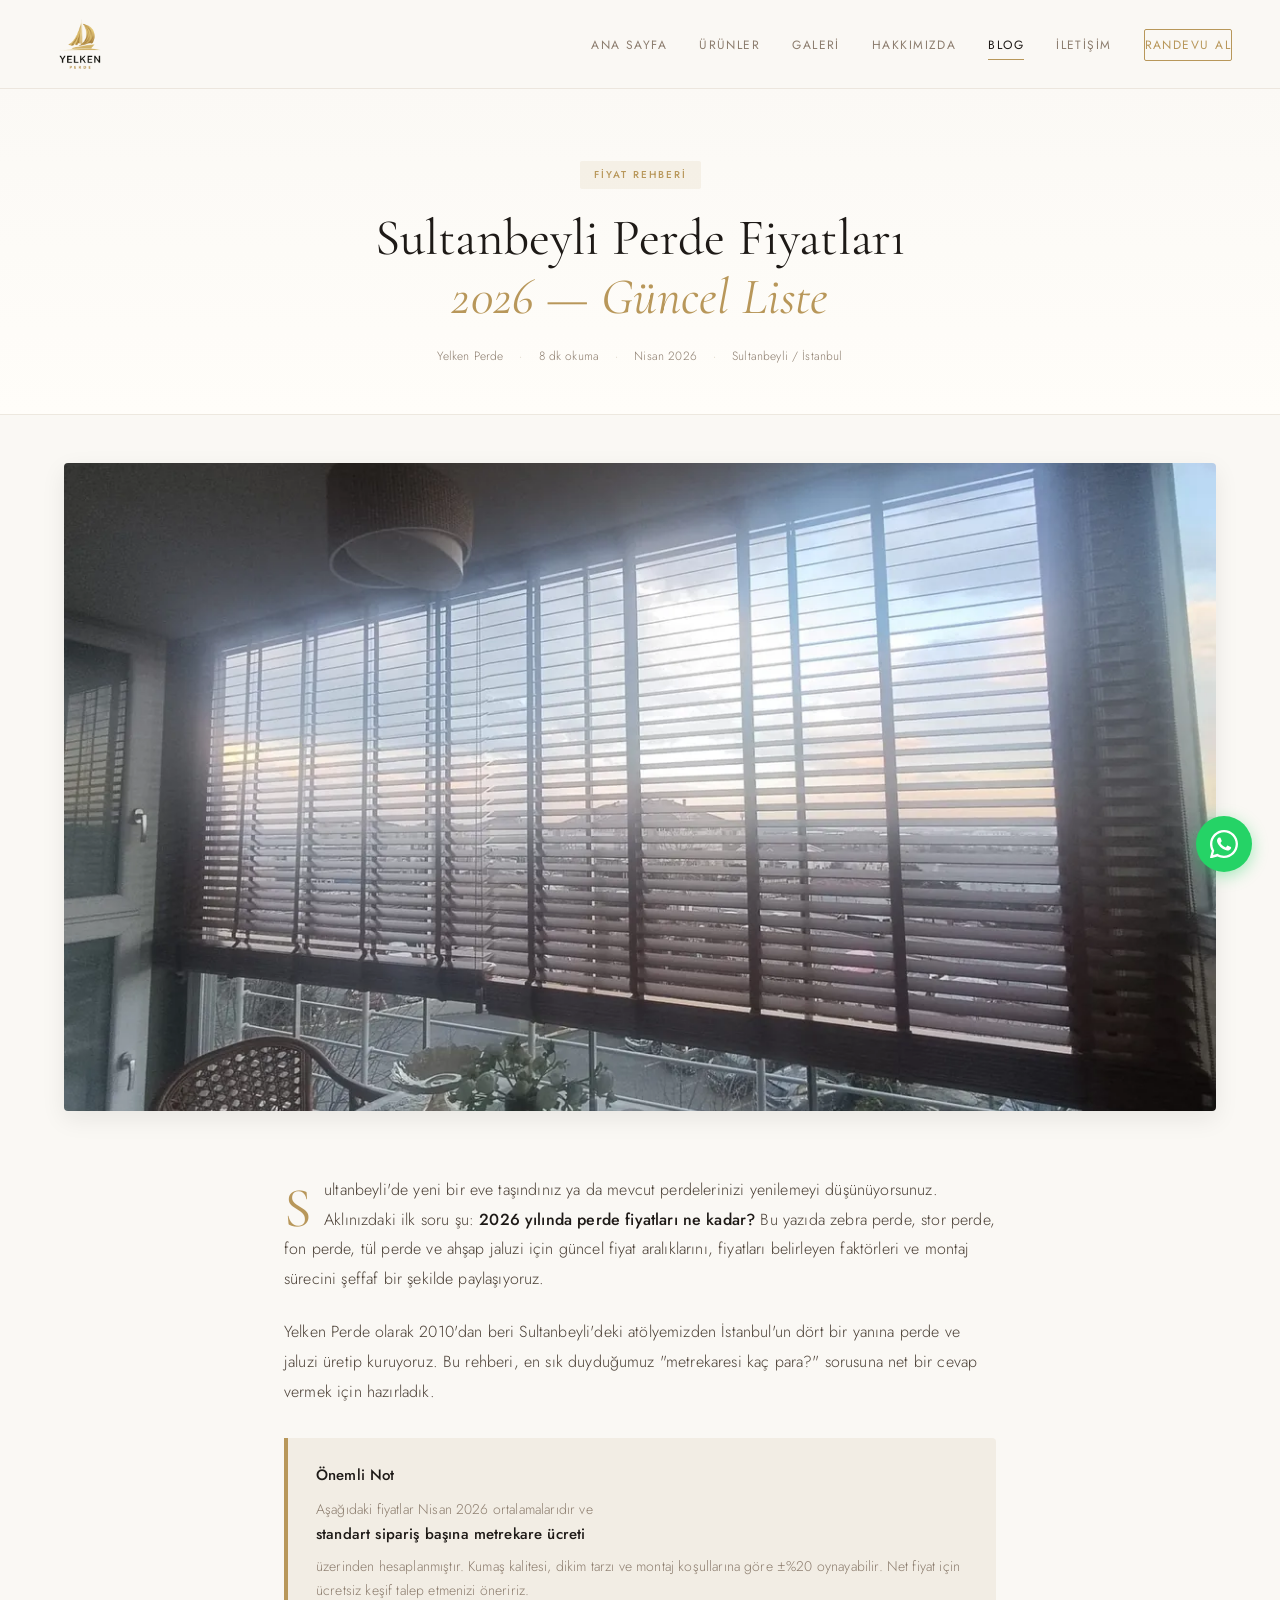
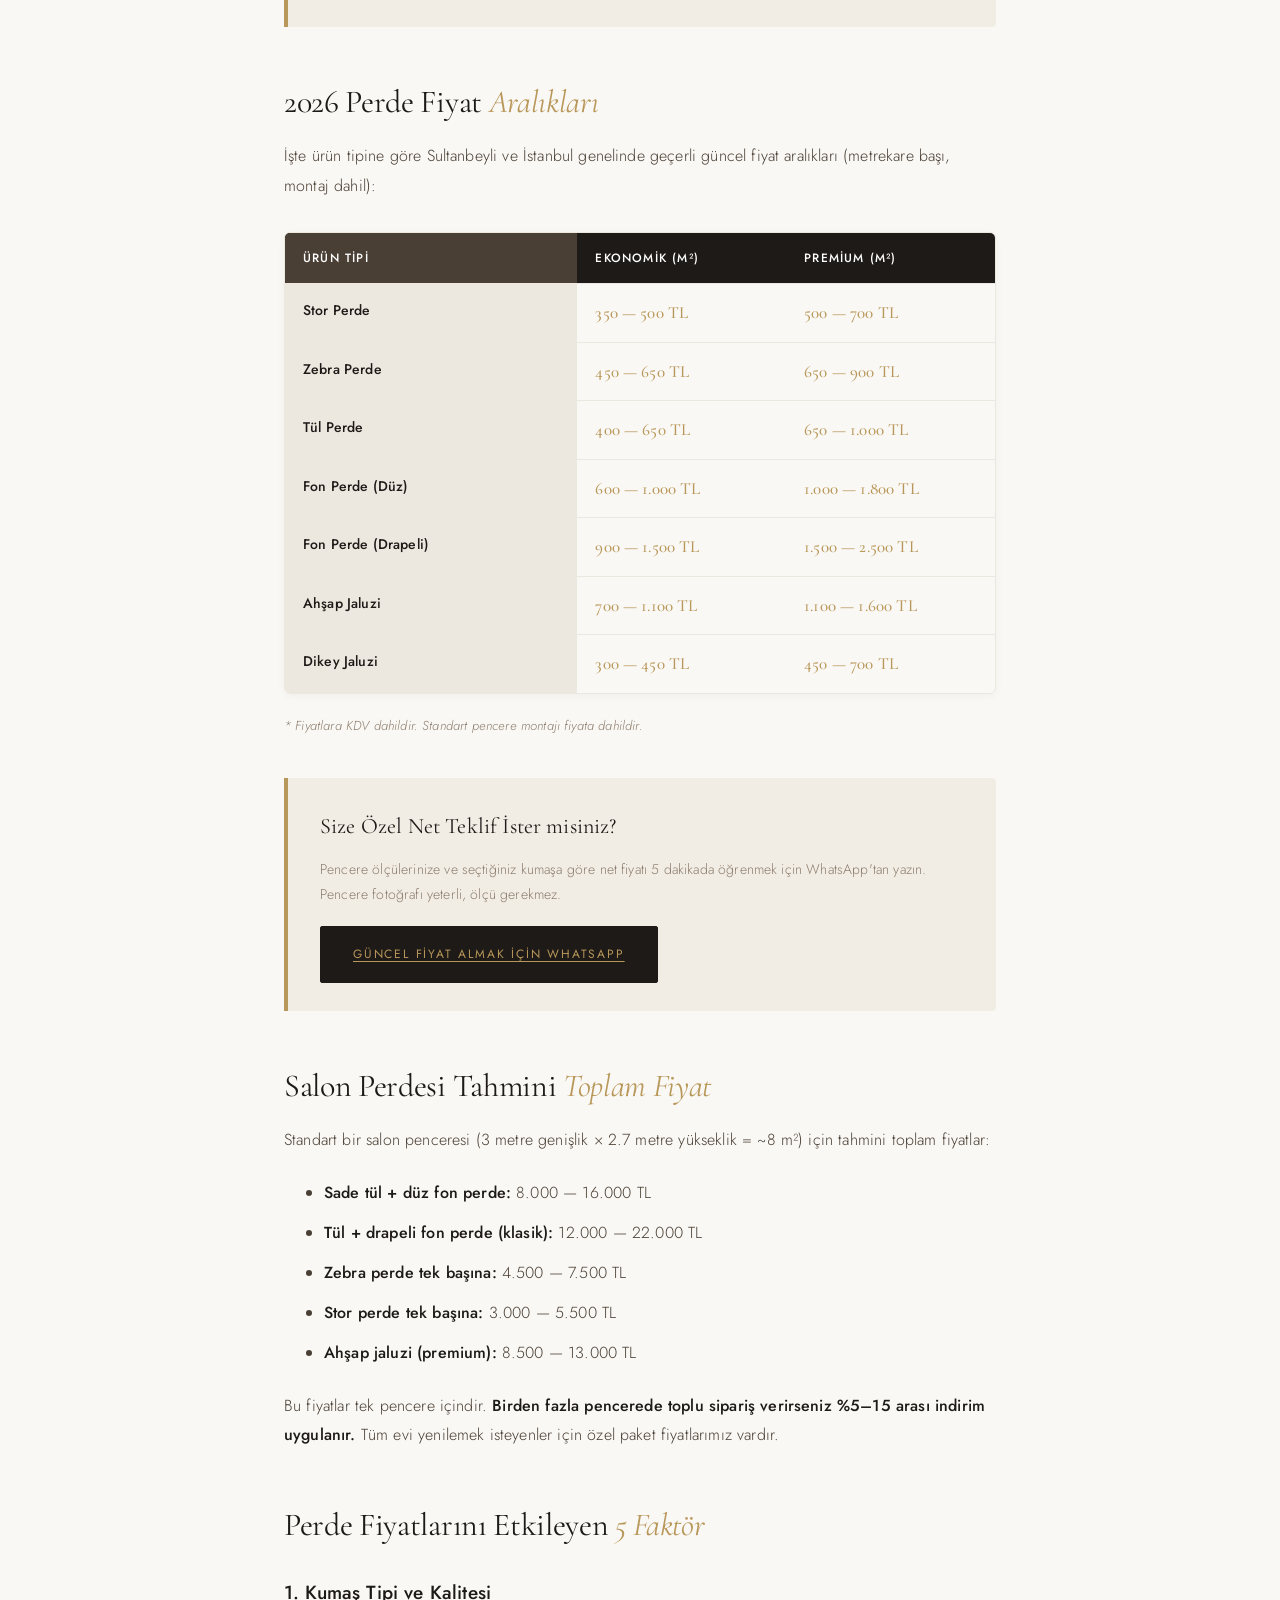
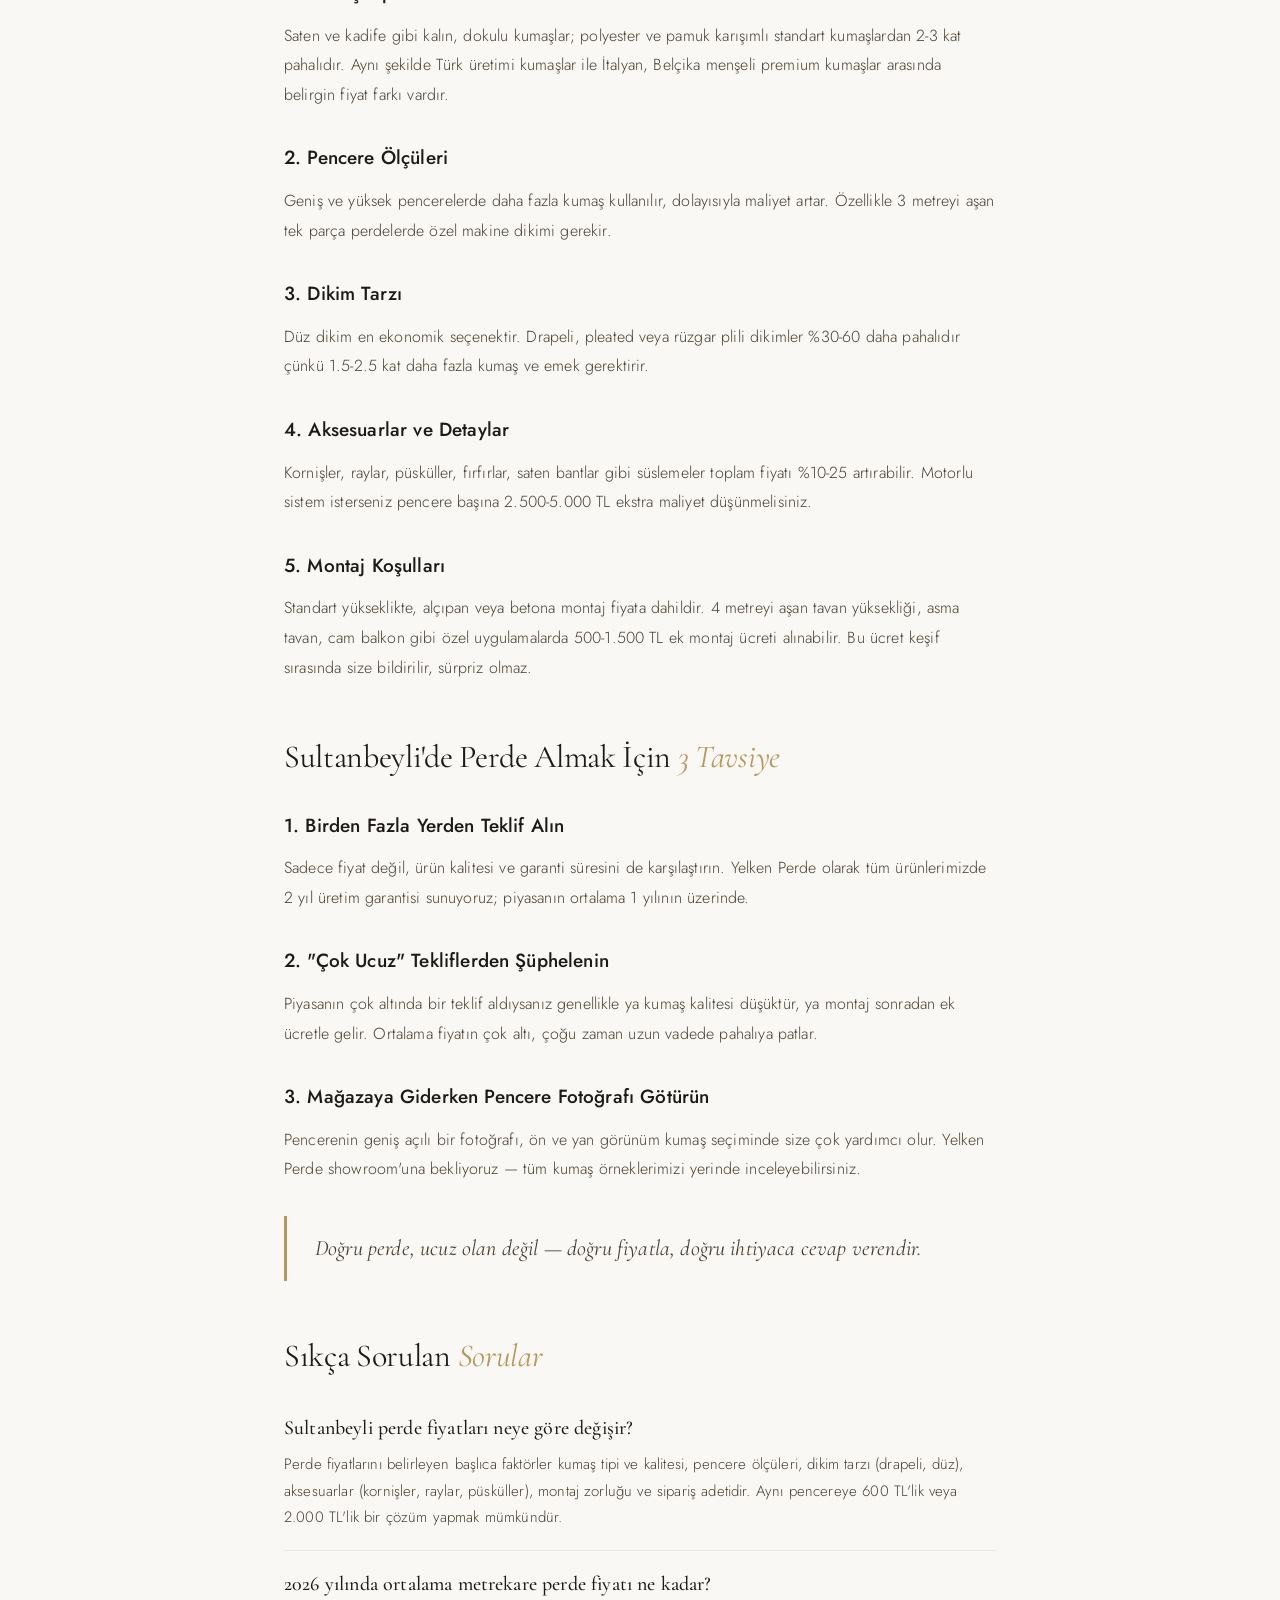
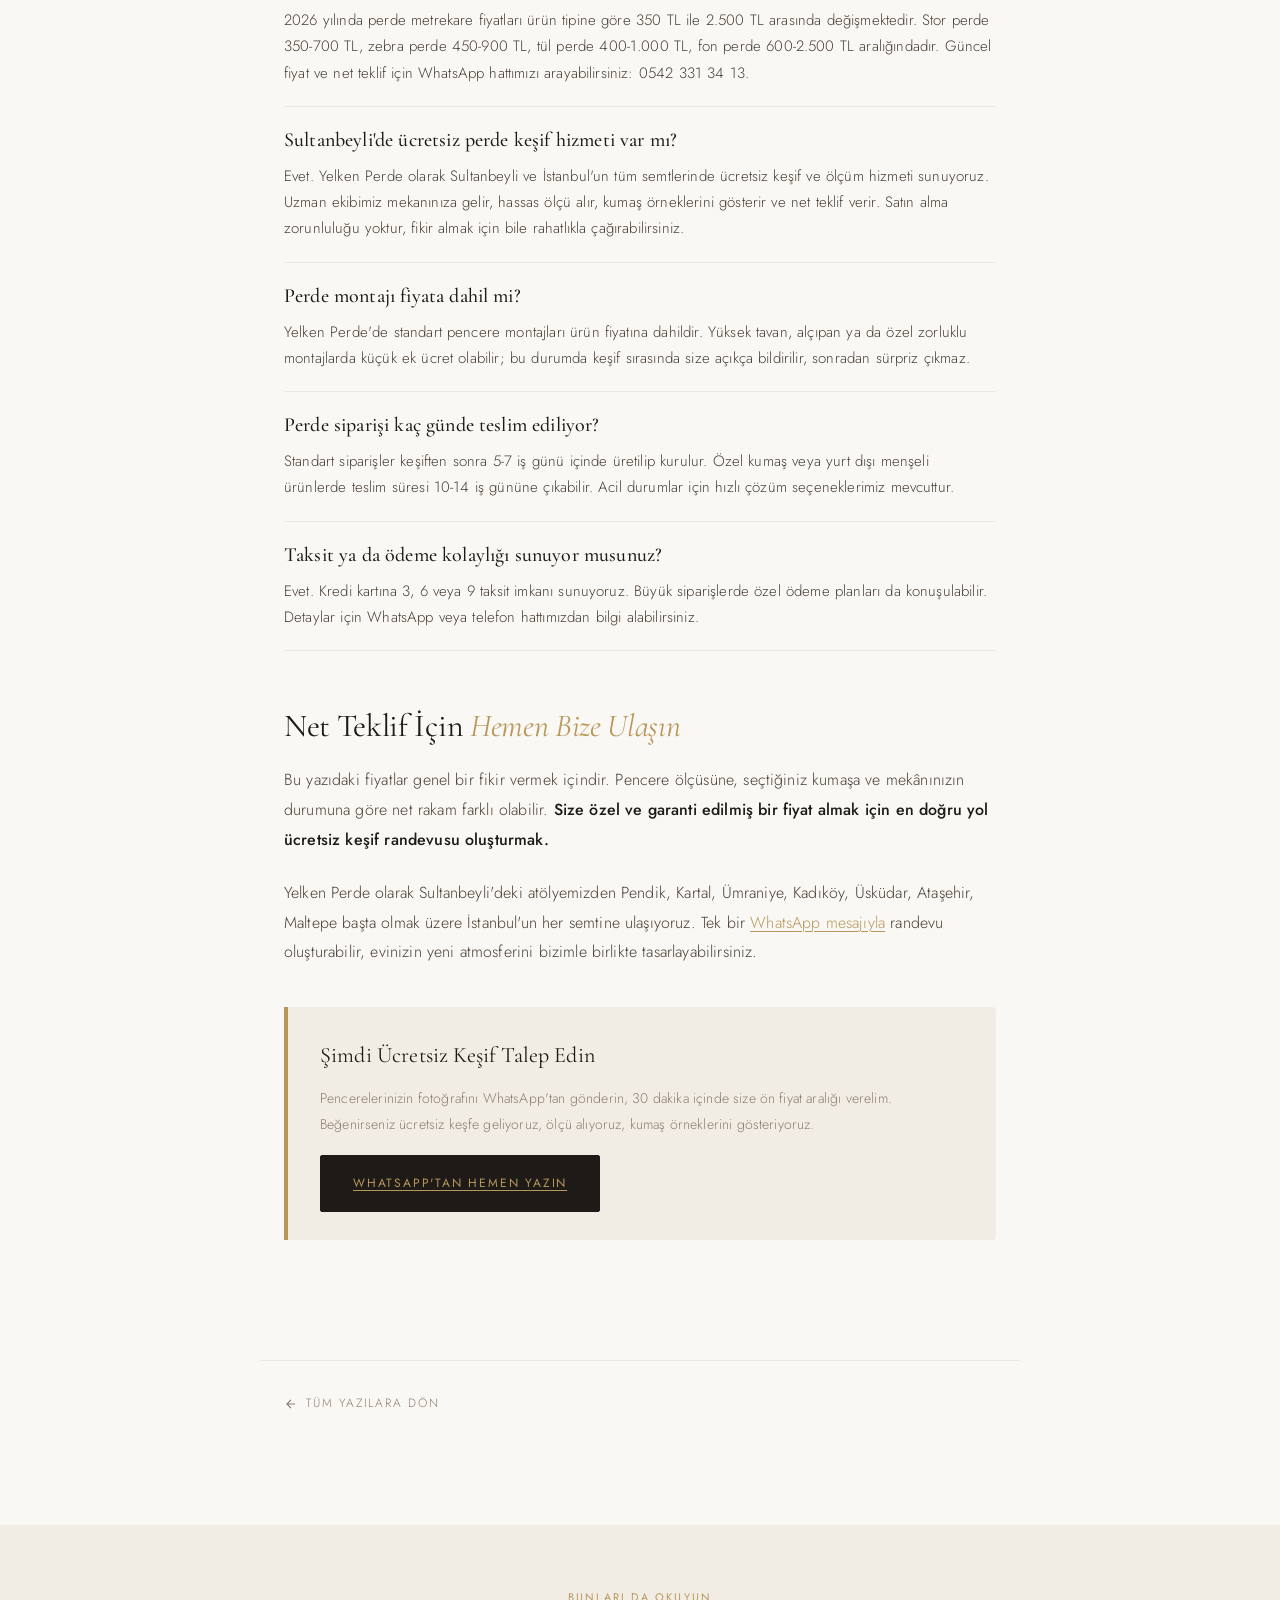
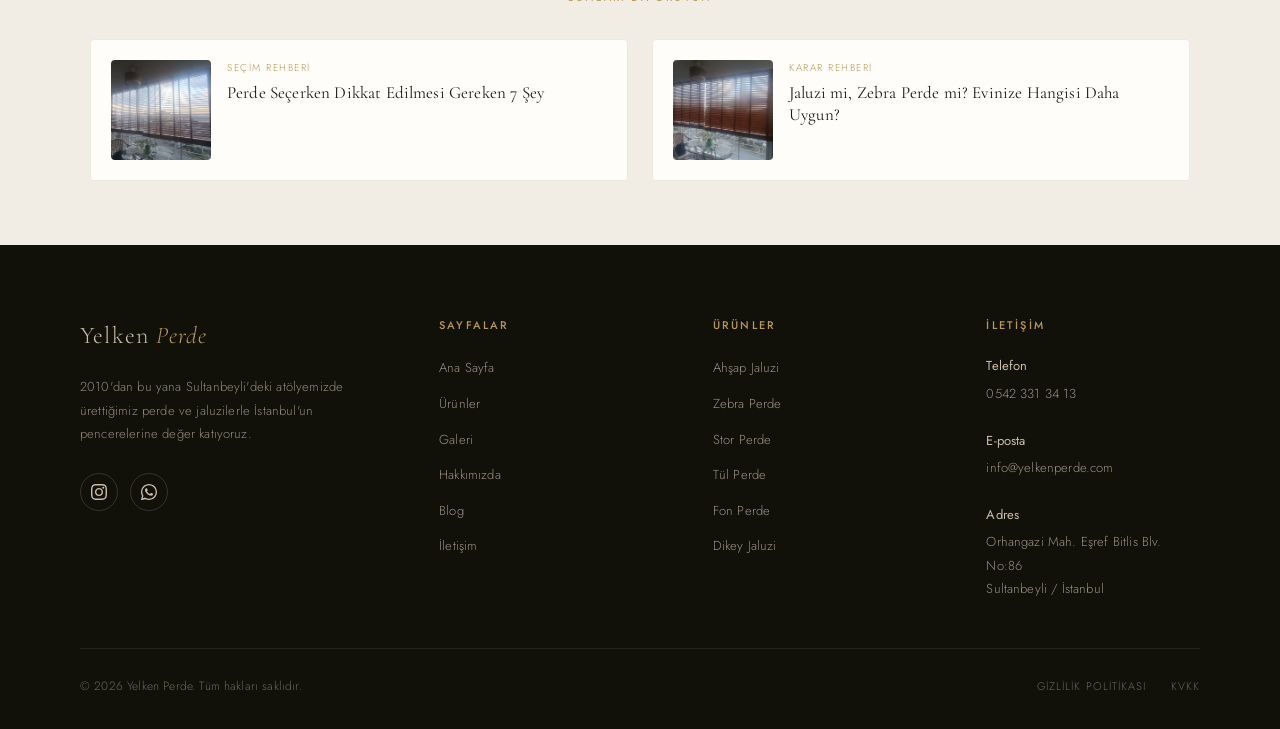
<file: blog/sultanbeyli-perde-fiyatlari-2026.html>
<!DOCTYPE html>
<html lang="tr">
<head>
<meta charset="UTF-8">
<meta name="viewport" content="width=device-width, initial-scale=1.0">
<title>Sultanbeyli Perde Fiyatları 2026 — Güncel Liste | Yelken Perde</title>
<meta name="description" content="Sultanbeyli perde fiyatları 2026: zebra, stor, fon, tül ve ahşap jaluzi metrekare fiyat aralıkları, montaj dahil paketler ve ücretsiz keşif. Güncel teklif için WhatsApp.">
<meta name="keywords" content="sultanbeyli perde fiyatları, sultanbeyli perde 2026, perde fiyatları sultanbeyli, zebra perde fiyatı, fon perde fiyatı, ahşap jaluzi fiyatı, istanbul perde fiyatları">
<meta name="author" content="Yelken Perde">
<link rel="canonical" href="https://yelkenperde.com/blog/sultanbeyli-perde-fiyatlari-2026.html">
<link rel="icon" type="image/png" href="../images/favicon.png">

<meta property="og:type" content="article">
<meta property="og:title" content="Sultanbeyli Perde Fiyatları 2026 — Güncel Liste">
<meta property="og:description" content="Zebra, stor, fon, tül ve ahşap jaluzi 2026 fiyat aralıkları. Sultanbeyli ve İstanbul geneli ücretsiz keşif.">
<meta property="og:image" content="https://yelkenperde.com/images/projects/modern-salon-krem-bej.jpg">
<meta property="article:published_time" content="2026-04-25">
<meta property="article:author" content="Yelken Perde">
<meta property="article:section" content="Fiyat Rehberi">

<!-- Article Schema (Google için zengin görünüm) -->
<script type="application/ld+json">
{
  "@context": "https://schema.org",
  "@type": "Article",
  "headline": "Sultanbeyli Perde Fiyatları 2026 — Güncel Liste",
  "description": "Zebra, stor, fon, tül ve ahşap jaluzi 2026 fiyat aralıkları, montaj dahil paketler ve ücretsiz keşif.",
  "image": "https://yelkenperde.com/images/projects/modern-salon-krem-bej.jpg",
  "author": {
    "@type": "Organization",
    "name": "Yelken Perde",
    "url": "https://yelkenperde.com"
  },
  "publisher": {
    "@type": "Organization",
    "name": "Yelken Perde",
    "logo": {
      "@type": "ImageObject",
      "url": "https://yelkenperde.com/images/logo-nav.png"
    }
  },
  "datePublished": "2026-04-25",
  "dateModified": "2026-04-25",
  "mainEntityOfPage": "https://yelkenperde.com/blog/sultanbeyli-perde-fiyatlari-2026.html"
}
</script>

<!-- FAQ Schema (Google'ın "Sıkça Sorulan Sorular" bölümünde çıkması için) -->
<script type="application/ld+json">
{
  "@context": "https://schema.org",
  "@type": "FAQPage",
  "mainEntity": [
    {
      "@type": "Question",
      "name": "Sultanbeyli perde fiyatları neye göre değişir?",
      "acceptedAnswer": {
        "@type": "Answer",
        "text": "Perde fiyatlarını belirleyen başlıca faktörler: kumaş tipi ve kalitesi, pencere ölçüleri, dikim tarzı (drapeli, düz), aksesuar (kornişler, raylar, püsküller), montaj zorluğu ve sipariş adetidir."
      }
    },
    {
      "@type": "Question",
      "name": "2026 yılında metrekare perde fiyatı ne kadar?",
      "acceptedAnswer": {
        "@type": "Answer",
        "text": "2026 yılında perde metrekare fiyatları ürün tipine göre 350 TL ile 2.500 TL arasında değişmektedir. Stor perde 350-700 TL, zebra perde 450-900 TL, tül perde 400-1.000 TL, fon perde 600-2.500 TL aralığındadır. Güncel fiyat için Yelken Perde WhatsApp hattını arayabilirsiniz."
      }
    },
    {
      "@type": "Question",
      "name": "Sultanbeyli'de ücretsiz perde keşif hizmeti var mı?",
      "acceptedAnswer": {
        "@type": "Answer",
        "text": "Evet. Yelken Perde, Sultanbeyli ve İstanbul'un tüm semtlerinde ücretsiz keşif ve ölçüm hizmeti sunar. Ekibimiz mekanınıza gelir, ölçü alır, kumaş örneklerini gösterir ve net teklif verir. Satın alma zorunluluğu yoktur."
      }
    },
    {
      "@type": "Question",
      "name": "Perde montajı fiyata dahil mi?",
      "acceptedAnswer": {
        "@type": "Answer",
        "text": "Yelken Perde'de standart pencere montajları ürün fiyatına dahildir. Yüksek tavan, alçıpan veya özel zorluklu montajlarda küçük ek ücret olabilir, bu durumda keşif sırasında size bildirilir."
      }
    }
  ]
}
</script>

<link rel="preload" href="https://fonts.googleapis.com/css2?family=Cormorant+Garamond:ital,wght@0,300;0,400;0,500;0,600;1,300;1,400&family=Jost:wght@300;400;500&display=swap" as="style" onload="this.onload=null;this.rel='stylesheet'">
<noscript><link rel="stylesheet" href="https://fonts.googleapis.com/css2?family=Cormorant+Garamond:ital,wght@0,300;0,400;0,500;0,600;1,300;1,400&family=Jost:wght@300;400;500&display=swap"></noscript>
<link rel="stylesheet" href="../styles.css?v=3">

<!-- Google tag (gtag.js) -->
<script async src="https://www.googletagmanager.com/gtag/js?id=G-XG42521ET7"></script>
<script>
  window.dataLayer = window.dataLayer || [];
  function gtag(){dataLayer.push(arguments);}
  gtag('js', new Date());
  gtag('config', 'G-XG42521ET7');
</script>

<style>
/* Mobil menü kritik düzeltme - inline */
@media (max-width: 900px) {
  .nav-links.open {
    display: flex !important;
    flex-direction: column !important;
    position: fixed !important;
    top: 0 !important;
    left: 0 !important;
    right: 0 !important;
    bottom: 0 !important;
    width: 100vw !important;
    height: 100vh !important;
    background-color: #FAF8F4 !important;
    background: #FAF8F4 !important;
    z-index: 9999 !important;
    justify-content: center !important;
    align-items: center !important;
    gap: 28px !important;
    padding: 60px 24px 24px !important;
    margin: 0 !important;
    list-style: none !important;
  }
  body.menu-open {
    overflow: hidden !important;
  }
  body.menu-open .whatsapp-float {
    display: none !important;
  }
  body.menu-open .nav-mobile-toggle {
    z-index: 10000 !important;
    position: fixed !important;
    right: 24px !important;
    top: 18px !important;
  }
}

/* Article Stilleri */
  .article-hero { padding: 160px 24px 48px; text-align: center; background: linear-gradient(180deg, var(--cream) 0%, var(--warm-white) 100%); border-bottom: 1px solid var(--linen); }
  .article-category { display: inline-block; font-size: 10px; font-weight: 500; letter-spacing: 0.2em; text-transform: uppercase; color: var(--gold); background: rgba(184,151,90,0.1); padding: 6px 14px; border-radius: 2px; margin-bottom: 20px; }
  .article-title { font-family: var(--serif); font-size: clamp(32px, 4vw, 52px); font-weight: 400; line-height: 1.15; color: var(--charcoal); max-width: 880px; margin: 0 auto 20px; }
  .article-title em { font-style: italic; color: var(--gold); }
  .article-meta { display: flex; justify-content: center; align-items: center; gap: 16px; font-size: 12px; font-weight: 300; color: var(--stone); margin-top: 16px; flex-wrap: wrap; }
  .article-meta span.dot { color: var(--sand); }
  .article-image { max-width: 1200px; margin: 48px auto 0; padding: 0 24px; }
  .article-image img { width: 100%; border-radius: 4px; aspect-ratio: 16/9; object-fit: cover; box-shadow: var(--shadow-md); }
  .article-body { max-width: 760px; margin: 0 auto; padding: 64px 24px 80px; }
  .prose { font-family: var(--sans); font-size: 16px; font-weight: 300; line-height: 1.85; color: var(--umber); }
  .prose > p:first-child::first-letter { font-family: var(--serif); font-size: 56px; font-weight: 400; color: var(--gold); float: left; line-height: 0.9; margin: 8px 12px 0 0; }
  .prose p { margin-bottom: 24px; }
  .prose h2 { font-family: var(--serif); font-size: 32px; font-weight: 400; line-height: 1.2; color: var(--charcoal); margin-top: 56px; margin-bottom: 20px; letter-spacing: -0.01em; }
  .prose h2 em { font-style: italic; color: var(--gold); }
  .prose h3 { font-family: var(--sans); font-size: 19px; font-weight: 500; line-height: 1.4; color: var(--charcoal); margin-top: 36px; margin-bottom: 14px; }
  .prose ul, .prose ol { margin: 0 0 24px 20px; padding-left: 20px; }
  .prose li { margin-bottom: 12px; line-height: 1.75; }
  .prose blockquote { border-left: 3px solid var(--gold); padding: 16px 0 16px 28px; margin: 32px 0; font-family: var(--serif); font-size: 22px; font-weight: 400; font-style: italic; color: var(--umber); line-height: 1.5; }
  .prose strong { font-weight: 500; color: var(--charcoal); }
  .prose a { color: var(--gold); text-decoration: underline; text-decoration-thickness: 1px; text-underline-offset: 3px; transition: color 0.3s; }
  .prose a:hover { color: var(--gold-dark); }

  /* Fiyat Tablosu */
  .price-table {
    margin: 32px 0;
    border: 1px solid var(--linen);
    border-radius: 6px;
    overflow: hidden;
    box-shadow: var(--shadow-sm);
  }
  .price-row {
    display: grid;
    grid-template-columns: 1.4fr 1fr 1fr;
    border-bottom: 1px solid var(--linen);
  }
  .price-row:last-child { border-bottom: none; }
  .price-row.head {
    background: var(--charcoal);
    color: white;
    font-weight: 500;
  }
  .price-row.head .price-cell { padding: 16px 18px; font-size: 12px; letter-spacing: 0.1em; text-transform: uppercase; }
  .price-cell {
    padding: 16px 18px;
    font-size: 14px;
    line-height: 1.5;
  }
  .price-cell:first-child {
    font-weight: 500;
    color: var(--charcoal);
    background: var(--linen);
  }
  .price-row.head .price-cell:first-child {
    background: var(--umber);
    color: white;
  }
  .price-cell.amount {
    font-family: var(--serif);
    font-size: 17px;
    color: var(--gold);
    font-weight: 500;
  }

  .info-box {
    background: var(--cream-dark);
    border-left: 4px solid var(--gold);
    padding: 24px 28px;
    margin: 32px 0;
    border-radius: 0 4px 4px 0;
  }
  .info-box strong { display: block; margin-bottom: 8px; color: var(--charcoal); font-size: 15px; }
  .info-box p { font-size: 14px; color: var(--stone); margin: 0; line-height: 1.7; }

  .cta-inline { background: var(--cream-dark); border-left: 4px solid var(--gold); padding: 28px 32px; margin: 40px 0; border-radius: 0 4px 4px 0; }
  .cta-inline h4 { font-family: var(--serif); font-size: 22px; font-weight: 400; color: var(--charcoal); margin-bottom: 10px; }
  .cta-inline p { font-size: 14px; color: var(--stone); margin-bottom: 18px; }

  /* SSS Stili */
  .faq-item {
    border-bottom: 1px solid var(--linen);
    padding: 20px 0;
  }
  .faq-item:last-child { border-bottom: none; }
  .faq-q {
    font-family: var(--serif);
    font-size: 20px;
    font-weight: 500;
    color: var(--charcoal);
    margin-bottom: 10px;
    line-height: 1.3;
  }
  .faq-a {
    font-size: 15px;
    line-height: 1.75;
    color: var(--umber);
  }

  .article-footer { max-width: 760px; margin: 0 auto; padding: 32px 24px 80px; border-top: 1px solid var(--linen); }
  .article-back { display: inline-flex; align-items: center; gap: 8px; font-size: 12px; letter-spacing: 0.15em; text-transform: uppercase; color: var(--stone); transition: color 0.3s; margin-bottom: 32px; }
  .article-back:hover { color: var(--gold); }
  .related-posts { background: var(--cream-dark); padding: 64px 24px; }
  .related-grid { max-width: 1100px; margin: 0 auto; display: grid; grid-template-columns: repeat(2, 1fr); gap: 24px; }
  .related-card { display: flex; gap: 16px; padding: 20px; background: var(--warm-white); border-radius: 4px; border: 1px solid var(--linen); transition: all 0.3s; }
  .related-card:hover { border-color: var(--gold); transform: translateY(-2px); }
  .related-thumb { width: 100px; height: 100px; border-radius: 4px; overflow: hidden; flex-shrink: 0; }
  .related-thumb img { width: 100%; height: 100%; object-fit: cover; }
  .related-info { flex: 1; }
  .related-info .label { font-size: 10px; letter-spacing: 0.15em; text-transform: uppercase; color: var(--gold); margin-bottom: 6px; }
  .related-info h4 { font-family: var(--serif); font-size: 17px; font-weight: 400; line-height: 1.3; color: var(--charcoal); }

  @media (max-width: 700px) {
    .article-hero { padding: 120px 24px 32px; }
    .article-body { padding: 48px 24px 64px; }
    .price-row { grid-template-columns: 1fr; }
    .price-cell { padding: 10px 16px; }
    .price-cell:first-child {
      grid-column: 1 / -1;
      font-size: 13px;
      letter-spacing: 0.1em;
      text-transform: uppercase;
    }
    .price-cell.amount { font-size: 16px; }
    .related-grid { grid-template-columns: 1fr; }
    .prose h2 { font-size: 26px; }
  }
</style>
</head>
<body>

<!-- NAV -->
<nav id="navbar">
  <a href="../index.html" class="nav-logo">
    <img src="../images/logo-nav.png" alt="Yelken Perde">
  </a>
  <ul class="nav-links" id="navLinks" data-menu>
    <li><a href="../index.html">Ana Sayfa</a></li>
    <li><a href="../urunler.html">Ürünler</a></li>
    <li><a href="../galeri.html">Galeri</a></li>
    <li><a href="../hakkimizda.html">Hakkımızda</a></li>
    <li><a href="../blog.html" class="active">Blog</a></li>
    <li><a href="../iletisim.html">İletişim</a></li>
    <li><a href="https://wa.me/905423313413?text=Merhaba,%20ücretsiz%20ölçüm%20randevusu%20almak%20istiyorum." class="nav-cta" target="_blank">Randevu Al</a></li>
  </ul>
  <button class="nav-mobile-toggle" onclick="toggleMenu()" aria-label="Menü">
    <span></span><span></span><span></span>
  </button>
</nav>

<!-- ARTICLE HERO -->
<header class="article-hero">
  <span class="article-category">Fiyat Rehberi</span>
  <h1 class="article-title">Sultanbeyli Perde Fiyatları<br><em>2026 — Güncel Liste</em></h1>
  <div class="article-meta">
    <span>Yelken Perde</span>
    <span class="dot">·</span>
    <span>8 dk okuma</span>
    <span class="dot">·</span>
    <span>Nisan 2026</span>
    <span class="dot">·</span>
    <span>Sultanbeyli / İstanbul</span>
  </div>
</header>

<!-- ARTICLE IMAGE -->
<div class="article-image">
  <picture>
    <source media="(max-width: 600px)" srcset="../images/projects/modern-salon-krem-bej-mobile.webp" type="image/webp">
    <source media="(max-width: 1024px)" srcset="../images/projects/modern-salon-krem-bej-tablet.webp" type="image/webp">
    <source srcset="../images/projects/modern-salon-krem-bej-desktop.webp" type="image/webp">
    <img src="../images/projects/modern-salon-krem-bej.jpg" alt="Sultanbeyli perde fiyatları 2026 - modern salon uygulaması">
  </picture>
</div>

<!-- ARTICLE BODY -->
<article class="article-body">
  <div class="prose">
    <p>Sultanbeyli'de yeni bir eve taşındınız ya da mevcut perdelerinizi yenilemeyi düşünüyorsunuz. Aklınızdaki ilk soru şu: <strong>2026 yılında perde fiyatları ne kadar?</strong> Bu yazıda zebra perde, stor perde, fon perde, tül perde ve ahşap jaluzi için güncel fiyat aralıklarını, fiyatları belirleyen faktörleri ve montaj sürecini şeffaf bir şekilde paylaşıyoruz.</p>

    <p>Yelken Perde olarak 2010'dan beri Sultanbeyli'deki atölyemizden İstanbul'un dört bir yanına perde ve jaluzi üretip kuruyoruz. Bu rehberi, en sık duyduğumuz "metrekaresi kaç para?" sorusuna net bir cevap vermek için hazırladık.</p>

    <div class="info-box">
      <strong>Önemli Not</strong>
      <p>Aşağıdaki fiyatlar Nisan 2026 ortalamalarıdır ve <strong>standart sipariş başına metrekare ücreti</strong> üzerinden hesaplanmıştır. Kumaş kalitesi, dikim tarzı ve montaj koşullarına göre ±%20 oynayabilir. Net fiyat için ücretsiz keşif talep etmenizi öneririz.</p>
    </div>

    <h2>2026 Perde Fiyat <em>Aralıkları</em></h2>

    <p>İşte ürün tipine göre Sultanbeyli ve İstanbul genelinde geçerli güncel fiyat aralıkları (metrekare başı, montaj dahil):</p>

    <div class="price-table">
      <div class="price-row head">
        <div class="price-cell">Ürün Tipi</div>
        <div class="price-cell">Ekonomik (m²)</div>
        <div class="price-cell">Premium (m²)</div>
      </div>
      <div class="price-row">
        <div class="price-cell">Stor Perde</div>
        <div class="price-cell amount">350 — 500 TL</div>
        <div class="price-cell amount">500 — 700 TL</div>
      </div>
      <div class="price-row">
        <div class="price-cell">Zebra Perde</div>
        <div class="price-cell amount">450 — 650 TL</div>
        <div class="price-cell amount">650 — 900 TL</div>
      </div>
      <div class="price-row">
        <div class="price-cell">Tül Perde</div>
        <div class="price-cell amount">400 — 650 TL</div>
        <div class="price-cell amount">650 — 1.000 TL</div>
      </div>
      <div class="price-row">
        <div class="price-cell">Fon Perde (Düz)</div>
        <div class="price-cell amount">600 — 1.000 TL</div>
        <div class="price-cell amount">1.000 — 1.800 TL</div>
      </div>
      <div class="price-row">
        <div class="price-cell">Fon Perde (Drapeli)</div>
        <div class="price-cell amount">900 — 1.500 TL</div>
        <div class="price-cell amount">1.500 — 2.500 TL</div>
      </div>
      <div class="price-row">
        <div class="price-cell">Ahşap Jaluzi</div>
        <div class="price-cell amount">700 — 1.100 TL</div>
        <div class="price-cell amount">1.100 — 1.600 TL</div>
      </div>
      <div class="price-row">
        <div class="price-cell">Dikey Jaluzi</div>
        <div class="price-cell amount">300 — 450 TL</div>
        <div class="price-cell amount">450 — 700 TL</div>
      </div>
    </div>

    <p style="font-size: 13px; color: var(--stone); font-style: italic; margin-top: -12px;">* Fiyatlara KDV dahildir. Standart pencere montajı fiyata dahildir.</p>

    <div class="cta-inline">
      <h4>Size Özel Net Teklif İster misiniz?</h4>
      <p>Pencere ölçülerinize ve seçtiğiniz kumaşa göre net fiyatı 5 dakikada öğrenmek için WhatsApp'tan yazın. Pencere fotoğrafı yeterli, ölçü gerekmez.</p>
      <a href="https://wa.me/905423313413?text=Merhaba,%20perde%20fiyatları%20için%20teklif%20almak%20istiyorum." class="btn-primary" target="_blank">
        Güncel Fiyat Almak İçin WhatsApp
      </a>
    </div>

    <h2>Salon Perdesi Tahmini <em>Toplam Fiyat</em></h2>

    <p>Standart bir salon penceresi (3 metre genişlik × 2.7 metre yükseklik = ~8 m²) için tahmini toplam fiyatlar:</p>

    <ul>
      <li><strong>Sade tül + düz fon perde:</strong> 8.000 — 16.000 TL</li>
      <li><strong>Tül + drapeli fon perde (klasik):</strong> 12.000 — 22.000 TL</li>
      <li><strong>Zebra perde tek başına:</strong> 4.500 — 7.500 TL</li>
      <li><strong>Stor perde tek başına:</strong> 3.000 — 5.500 TL</li>
      <li><strong>Ahşap jaluzi (premium):</strong> 8.500 — 13.000 TL</li>
    </ul>

    <p>Bu fiyatlar tek pencere içindir. <strong>Birden fazla pencerede toplu sipariş verirseniz %5–15 arası indirim uygulanır.</strong> Tüm evi yenilemek isteyenler için özel paket fiyatlarımız vardır.</p>

    <h2>Perde Fiyatlarını Etkileyen <em>5 Faktör</em></h2>

    <h3>1. Kumaş Tipi ve Kalitesi</h3>
    <p>Saten ve kadife gibi kalın, dokulu kumaşlar; polyester ve pamuk karışımlı standart kumaşlardan 2-3 kat pahalıdır. Aynı şekilde Türk üretimi kumaşlar ile İtalyan, Belçika menşeli premium kumaşlar arasında belirgin fiyat farkı vardır.</p>

    <h3>2. Pencere Ölçüleri</h3>
    <p>Geniş ve yüksek pencerelerde daha fazla kumaş kullanılır, dolayısıyla maliyet artar. Özellikle 3 metreyi aşan tek parça perdelerde özel makine dikimi gerekir.</p>

    <h3>3. Dikim Tarzı</h3>
    <p>Düz dikim en ekonomik seçenektir. Drapeli, pleated veya rüzgar plili dikimler %30-60 daha pahalıdır çünkü 1.5-2.5 kat daha fazla kumaş ve emek gerektirir.</p>

    <h3>4. Aksesuarlar ve Detaylar</h3>
    <p>Kornişler, raylar, püsküller, fırfırlar, saten bantlar gibi süslemeler toplam fiyatı %10-25 artırabilir. Motorlu sistem isterseniz pencere başına 2.500-5.000 TL ekstra maliyet düşünmelisiniz.</p>

    <h3>5. Montaj Koşulları</h3>
    <p>Standart yükseklikte, alçıpan veya betona montaj fiyata dahildir. 4 metreyi aşan tavan yüksekliği, asma tavan, cam balkon gibi özel uygulamalarda 500-1.500 TL ek montaj ücreti alınabilir. Bu ücret keşif sırasında size bildirilir, sürpriz olmaz.</p>

    <h2>Sultanbeyli'de Perde Almak İçin <em>3 Tavsiye</em></h2>

    <h3>1. Birden Fazla Yerden Teklif Alın</h3>
    <p>Sadece fiyat değil, ürün kalitesi ve garanti süresini de karşılaştırın. Yelken Perde olarak tüm ürünlerimizde 2 yıl üretim garantisi sunuyoruz; piyasanın ortalama 1 yılının üzerinde.</p>

    <h3>2. "Çok Ucuz" Tekliflerden Şüphelenin</h3>
    <p>Piyasanın çok altında bir teklif aldıysanız genellikle ya kumaş kalitesi düşüktür, ya montaj sonradan ek ücretle gelir. Ortalama fiyatın çok altı, çoğu zaman uzun vadede pahalıya patlar.</p>

    <h3>3. Mağazaya Giderken Pencere Fotoğrafı Götürün</h3>
    <p>Pencerenin geniş açılı bir fotoğrafı, ön ve yan görünüm kumaş seçiminde size çok yardımcı olur. Yelken Perde showroom'una bekliyoruz — tüm kumaş örneklerimizi yerinde inceleyebilirsiniz.</p>

    <blockquote>
      Doğru perde, ucuz olan değil — doğru fiyatla, doğru ihtiyaca cevap verendir.
    </blockquote>

    <h2>Sıkça Sorulan <em>Sorular</em></h2>

    <div class="faq-item">
      <div class="faq-q">Sultanbeyli perde fiyatları neye göre değişir?</div>
      <div class="faq-a">Perde fiyatlarını belirleyen başlıca faktörler kumaş tipi ve kalitesi, pencere ölçüleri, dikim tarzı (drapeli, düz), aksesuarlar (kornişler, raylar, püsküller), montaj zorluğu ve sipariş adetidir. Aynı pencereye 600 TL'lik veya 2.000 TL'lik bir çözüm yapmak mümkündür.</div>
    </div>

    <div class="faq-item">
      <div class="faq-q">2026 yılında ortalama metrekare perde fiyatı ne kadar?</div>
      <div class="faq-a">2026 yılında perde metrekare fiyatları ürün tipine göre 350 TL ile 2.500 TL arasında değişmektedir. Stor perde 350-700 TL, zebra perde 450-900 TL, tül perde 400-1.000 TL, fon perde 600-2.500 TL aralığındadır. Güncel fiyat ve net teklif için WhatsApp hattımızı arayabilirsiniz: 0542 331 34 13.</div>
    </div>

    <div class="faq-item">
      <div class="faq-q">Sultanbeyli'de ücretsiz perde keşif hizmeti var mı?</div>
      <div class="faq-a">Evet. Yelken Perde olarak Sultanbeyli ve İstanbul'un tüm semtlerinde ücretsiz keşif ve ölçüm hizmeti sunuyoruz. Uzman ekibimiz mekanınıza gelir, hassas ölçü alır, kumaş örneklerini gösterir ve net teklif verir. Satın alma zorunluluğu yoktur, fikir almak için bile rahatlıkla çağırabilirsiniz.</div>
    </div>

    <div class="faq-item">
      <div class="faq-q">Perde montajı fiyata dahil mi?</div>
      <div class="faq-a">Yelken Perde'de standart pencere montajları ürün fiyatına dahildir. Yüksek tavan, alçıpan ya da özel zorluklu montajlarda küçük ek ücret olabilir; bu durumda keşif sırasında size açıkça bildirilir, sonradan sürpriz çıkmaz.</div>
    </div>

    <div class="faq-item">
      <div class="faq-q">Perde siparişi kaç günde teslim ediliyor?</div>
      <div class="faq-a">Standart siparişler keşiften sonra 5-7 iş günü içinde üretilip kurulur. Özel kumaş veya yurt dışı menşeli ürünlerde teslim süresi 10-14 iş gününe çıkabilir. Acil durumlar için hızlı çözüm seçeneklerimiz mevcuttur.</div>
    </div>

    <div class="faq-item">
      <div class="faq-q">Taksit ya da ödeme kolaylığı sunuyor musunuz?</div>
      <div class="faq-a">Evet. Kredi kartına 3, 6 veya 9 taksit imkanı sunuyoruz. Büyük siparişlerde özel ödeme planları da konuşulabilir. Detaylar için WhatsApp veya telefon hattımızdan bilgi alabilirsiniz.</div>
    </div>

    <h2>Net Teklif İçin <em>Hemen Bize Ulaşın</em></h2>

    <p>Bu yazıdaki fiyatlar genel bir fikir vermek içindir. Pencere ölçüsüne, seçtiğiniz kumaşa ve mekânınızın durumuna göre net rakam farklı olabilir. <strong>Size özel ve garanti edilmiş bir fiyat almak için en doğru yol ücretsiz keşif randevusu oluşturmak.</strong></p>

    <p>Yelken Perde olarak Sultanbeyli'deki atölyemizden Pendik, Kartal, Ümraniye, Kadıköy, Üsküdar, Ataşehir, Maltepe başta olmak üzere İstanbul'un her semtine ulaşıyoruz. Tek bir <a href="https://wa.me/905423313413">WhatsApp mesajıyla</a> randevu oluşturabilir, evinizin yeni atmosferini bizimle birlikte tasarlayabilirsiniz.</p>

    <div class="cta-inline">
      <h4>Şimdi Ücretsiz Keşif Talep Edin</h4>
      <p>Pencerelerinizin fotoğrafını WhatsApp'tan gönderin, 30 dakika içinde size ön fiyat aralığı verelim. Beğenirseniz ücretsiz keşfe geliyoruz, ölçü alıyoruz, kumaş örneklerini gösteriyoruz.</p>
      <a href="https://wa.me/905423313413?text=Merhaba,%20Sultanbeyli%20perde%20fiyatları%20yazınızı%20gördüm,%20teklif%20almak%20istiyorum." class="btn-primary" target="_blank">
        WhatsApp'tan Hemen Yazın
      </a>
    </div>

  </div>
</article>

<div class="article-footer">
  <a href="../blog.html" class="article-back">
    <svg width="14" height="14" viewBox="0 0 24 24" fill="none" stroke="currentColor" stroke-width="2"><path d="M19 12H5M12 19l-7-7 7-7"/></svg>
    Tüm Yazılara Dön
  </a>
</div>

<section class="related-posts">
  <h3 class="section-eyebrow" style="text-align:center; margin-bottom: 32px;">Bunları da Okuyun</h3>
  <div class="related-grid">
    <a href="perde-secerken-dikkat.html" class="related-card">
      <div class="related-thumb"><img src="../images/projects/modern-salon-krem-bej.jpg" alt=""></div>
      <div class="related-info">
        <div class="label">Seçim Rehberi</div>
        <h4>Perde Seçerken Dikkat Edilmesi Gereken 7 Şey</h4>
      </div>
    </a>
    <a href="jaluzi-mi-zebra-perde-mi.html" class="related-card">
      <div class="related-thumb"><img src="../images/projects/ahsap-jaluzi-manzaral-kahve.jpg" alt=""></div>
      <div class="related-info">
        <div class="label">Karar Rehberi</div>
        <h4>Jaluzi mi, Zebra Perde mi? Evinize Hangisi Daha Uygun?</h4>
      </div>
    </a>
  </div>
</section>

<!-- FOOTER -->
<footer>
  <div class="footer-grid">
    <div>
      <div class="footer-brand-logo">Yelken <span>Perde</span></div>
      <p class="footer-brand-desc">2010'dan bu yana Sultanbeyli'deki atölyemizde ürettiğimiz perde ve jaluzilerle İstanbul'un pencerelerine değer katıyoruz.</p>
      <div class="footer-social">
        <a href="https://instagram.com/yelken.perde" target="_blank" aria-label="Instagram">
          <svg viewBox="0 0 24 24"><path d="M12 2.163c3.204 0 3.584.012 4.849.07 3.252.148 4.771 1.691 4.919 4.919.058 1.265.069 1.645.069 4.849 0 3.205-.012 3.584-.069 4.849-.149 3.225-1.664 4.771-4.919 4.919-1.266.058-1.644.07-4.849.07-3.204 0-3.584-.012-4.849-.07-3.26-.149-4.771-1.699-4.919-4.92-.058-1.265-.07-1.644-.07-4.849 0-3.204.013-3.583.07-4.849.149-3.227 1.664-4.771 4.919-4.919 1.266-.057 1.645-.069 4.849-.069zm0-2.163c-3.259 0-3.667.014-4.947.072-4.358.2-6.78 2.618-6.98 6.98-.059 1.281-.073 1.689-.073 4.948 0 3.259.014 3.668.072 4.948.2 4.358 2.618 6.78 6.98 6.98 1.281.058 1.689.072 4.948.072 3.259 0 3.668-.014 4.948-.072 4.354-.2 6.782-2.618 6.979-6.98.059-1.28.073-1.689.073-4.948 0-3.259-.014-3.667-.072-4.947-.196-4.354-2.617-6.78-6.979-6.98-1.281-.059-1.69-.073-4.949-.073zm0 5.838c-3.403 0-6.162 2.759-6.162 6.162s2.759 6.163 6.162 6.163 6.162-2.759 6.162-6.163c0-3.403-2.759-6.162-6.162-6.162zm0 10.162c-2.209 0-4-1.79-4-4 0-2.209 1.791-4 4-4s4 1.791 4 4c0 2.21-1.791 4-4 4zm6.406-11.845c-.796 0-1.441.645-1.441 1.44s.645 1.44 1.441 1.44c.795 0 1.439-.645 1.439-1.44s-.644-1.44-1.439-1.44z"/></svg>
        </a>
        <a href="https://wa.me/905423313413" target="_blank" aria-label="WhatsApp">
          <svg viewBox="0 0 24 24"><path d="M17.472 14.382c-.297-.149-1.758-.867-2.03-.967-.273-.099-.471-.148-.67.15-.197.297-.767.966-.94 1.164-.173.199-.347.223-.644.075-.297-.15-1.255-.463-2.39-1.475-.883-.788-1.48-1.761-1.653-2.059-.173-.297-.018-.458.13-.606.134-.133.298-.347.446-.52.149-.174.198-.298.298-.497.099-.198.05-.371-.025-.52-.075-.149-.669-1.612-.916-2.207-.242-.579-.487-.5-.669-.51-.173-.008-.371-.01-.57-.01-.198 0-.52.074-.792.372-.272.297-1.04 1.016-1.04 2.479 0 1.462 1.065 2.875 1.213 3.074.149.198 2.096 3.2 5.077 4.487.709.306 1.262.489 1.694.625.712.227 1.36.195 1.871.118.571-.085 1.758-.719 2.006-1.413.248-.694.248-1.289.173-1.413-.074-.124-.272-.198-.57-.347zM12 0C5.373 0 0 5.373 0 12c0 2.123.554 4.117 1.528 5.845L.057 23.286a.75.75 0 00.921.921l5.441-1.471A11.946 11.946 0 0012 24c6.627 0 12-5.373 12-12S18.627 0 12 0zm0 22c-1.89 0-3.66-.49-5.196-1.351l-.367-.213-3.805 1.029 1.029-3.805-.213-.367A9.955 9.955 0 012 12C2 6.477 6.477 2 12 2s10 4.477 10 10-4.477 10-10 10z"/></svg>
        </a>
      </div>
    </div>
    <div class="footer-col"><h4>Sayfalar</h4><ul><li><a href="../index.html">Ana Sayfa</a></li><li><a href="../urunler.html">Ürünler</a></li><li><a href="../galeri.html">Galeri</a></li><li><a href="../hakkimizda.html">Hakkımızda</a></li><li><a href="../blog.html">Blog</a></li><li><a href="../iletisim.html">İletişim</a></li></ul></div>
    <div class="footer-col"><h4>Ürünler</h4><ul><li><a href="../urunler.html#ahsap-jaluzi">Ahşap Jaluzi</a></li><li><a href="../urunler.html#zebra-perde">Zebra Perde</a></li><li><a href="../urunler.html#stor-perde">Stor Perde</a></li><li><a href="../urunler.html#tul-perde">Tül Perde</a></li><li><a href="../urunler.html#fon-perde">Fon Perde</a></li><li><a href="../urunler.html#dikey-jaluzi">Dikey Jaluzi</a></li></ul></div>
    <div class="footer-col"><h4>İletişim</h4><div class="footer-contact"><strong>Telefon</strong><a href="tel:+905423313413">0542 331 34 13</a><br><br><strong>E-posta</strong><a href="mailto:info@yelkenperde.com">info@yelkenperde.com</a><br><br><strong>Adres</strong>Orhangazi Mah. Eşref Bitlis Blv. No:86<br>Sultanbeyli / İstanbul</div></div>
  </div>
  <div class="footer-bottom"><p class="footer-copy">© 2026 Yelken Perde. Tüm hakları saklıdır.</p><div class="footer-legal"><a href="../gizlilik-politikasi.html">Gizlilik Politikası</a><a href="../kvkk.html">KVKK</a></div></div>
</footer>

<a href="https://wa.me/905423313413?text=Merhaba,%20bilgi%20almak%20istiyorum." class="whatsapp-float" target="_blank" aria-label="WhatsApp">
  <svg viewBox="0 0 24 24"><path d="M17.472 14.382c-.297-.149-1.758-.867-2.03-.967-.273-.099-.471-.148-.67.15-.197.297-.767.966-.94 1.164-.173.199-.347.223-.644.075-.297-.15-1.255-.463-2.39-1.475-.883-.788-1.48-1.761-1.653-2.059-.173-.297-.018-.458.13-.606.134-.133.298-.347.446-.52.149-.174.198-.298.298-.497.099-.198.05-.371-.025-.52-.075-.149-.669-1.612-.916-2.207-.242-.579-.487-.5-.669-.51-.173-.008-.371-.01-.57-.01-.198 0-.52.074-.792.372-.272.297-1.04 1.016-1.04 2.479 0 1.462 1.065 2.875 1.213 3.074.149.198 2.096 3.2 5.077 4.487.709.306 1.262.489 1.694.625.712.227 1.36.195 1.871.118.571-.085 1.758-.719 2.006-1.413.248-.694.248-1.289.173-1.413-.074-.124-.272-.198-.57-.347zM12 0C5.373 0 0 5.373 0 12c0 2.123.554 4.117 1.528 5.845L.057 23.286a.75.75 0 00.921.921l5.441-1.471A11.946 11.946 0 0012 24c6.627 0 12-5.373 12-12S18.627 0 12 0zm0 22c-1.89 0-3.66-.49-5.196-1.351l-.367-.213-3.805 1.029 1.029-3.805-.213-.367A9.955 9.955 0 012 12C2 6.477 6.477 2 12 2s10 4.477 10 10-4.477 10-10 10z"/></svg>
</a>

<script src="../main.js?v=3"></script>
</body>
</html>
</file>
<file: styles.css>
/* ═══════════════════════════════════════════════════════════
   YELKEN PERDE — Global Stil Dosyası
   ═══════════════════════════════════════════════════════════ */

*, *::before, *::after { box-sizing: border-box; margin: 0; padding: 0; }

:root {
  --cream: #FAF8F4;
  --cream-dark: #F2EDE4;
  --warm-white: #FFFDF9;
  --linen: #EDE8DF;
  --sand: #C9BCA8;
  --stone: #8C7D6E;
  --umber: #4A3F35;
  --charcoal: #1E1A17;
  --gold: #B8975A;
  --gold-light: #D4B07A;
  --gold-dark: #967747;
  --serif: 'Cormorant Garamond', Georgia, serif;
  --sans: 'Jost', sans-serif;
  --shadow-sm: 0 2px 8px rgba(30,26,23,0.04);
  --shadow-md: 0 8px 24px rgba(30,26,23,0.08);
  --shadow-lg: 0 16px 48px rgba(30,26,23,0.12);
}

html { scroll-behavior: smooth; }

body {
  font-family: var(--sans);
  background: var(--cream);
  color: var(--charcoal);
  font-weight: 300;
  letter-spacing: 0.01em;
  overflow-x: hidden;
  line-height: 1.6;
}

img { max-width: 100%; height: auto; display: block; }

a { color: inherit; text-decoration: none; }

/* ─── NAV ─── */
nav {
  position: fixed;
  top: 0; left: 0; right: 0;
  z-index: 100;
  display: flex;
  align-items: center;
  justify-content: space-between;
  padding: 12px 48px;
  background: rgba(250, 248, 244, 0.95);
  backdrop-filter: blur(12px);
  -webkit-backdrop-filter: blur(12px);
  border-bottom: 1px solid rgba(201,188,168,0.3);
  transition: padding 0.4s, background 0.3s;
}

nav.scrolled { padding: 8px 48px; box-shadow: var(--shadow-sm); }

.nav-logo {
  display: flex;
  align-items: center;
  gap: 10px;
  text-decoration: none;
  transition: opacity 0.3s;
}

.nav-logo:hover { opacity: 0.8; }

.nav-logo img {
  height: 64px;
  width: auto;
  transition: height 0.3s;
}

nav.scrolled .nav-logo img {
  height: 52px;
}

.nav-logo-text {
  font-family: var(--serif);
  font-size: 22px;
  font-weight: 400;
  letter-spacing: 0.05em;
  color: var(--charcoal);
  line-height: 1;
}

.nav-logo-text span {
  color: var(--gold);
  font-style: italic;
}

.nav-links {
  display: flex;
  gap: 32px;
  list-style: none;
  align-items: center;
}

.nav-links a {
  font-size: 12px;
  font-weight: 400;
  letter-spacing: 0.12em;
  text-transform: uppercase;
  color: var(--stone);
  transition: color 0.3s;
  position: relative;
  padding: 6px 0;
}

.nav-links a::after {
  content: '';
  position: absolute;
  bottom: 0; left: 0;
  width: 0;
  height: 1px;
  background: var(--gold);
  transition: width 0.3s;
}

.nav-links a:hover { color: var(--charcoal); }
.nav-links a:hover::after { width: 100%; }
.nav-links a.active { color: var(--charcoal); }
.nav-links a.active::after { width: 100%; }

.nav-cta {
  font-size: 12px;
  font-weight: 400;
  letter-spacing: 0.12em;
  text-transform: uppercase;
  color: var(--gold) !important;
  border: 1px solid var(--gold);
  padding: 12px 28px;
  border-radius: 2px;
  transition: all 0.3s !important;
}

.nav-cta:hover {
  background: var(--gold);
  color: white !important;
}

.nav-cta::after { display: none !important; }

.nav-mobile-toggle {
  display: none;
  flex-direction: column;
  gap: 5px;
  cursor: pointer;
  padding: 4px;
  background: none;
  border: none;
}

.nav-mobile-toggle span {
  width: 26px;
  height: 1.5px;
  background: var(--charcoal);
  transition: all 0.3s;
}

/* Menü açıkken X şekline dönüş */
body.menu-open .nav-mobile-toggle {
  z-index: 120;
  position: relative;
}

body.menu-open .nav-mobile-toggle span:nth-child(1) {
  transform: rotate(45deg) translate(5px, 5px);
}

body.menu-open .nav-mobile-toggle span:nth-child(2) {
  opacity: 0;
}

body.menu-open .nav-mobile-toggle span:nth-child(3) {
  transform: rotate(-45deg) translate(5px, -5px);
}

/* ─── BUTONLAR ─── */
.btn-primary {
  display: inline-flex;
  align-items: center;
  gap: 10px;
  background: var(--charcoal);
  color: white;
  font-family: var(--sans);
  font-size: 12px;
  font-weight: 400;
  letter-spacing: 0.15em;
  text-transform: uppercase;
  padding: 16px 32px;
  border-radius: 2px;
  transition: all 0.3s;
  border: 1px solid var(--charcoal);
  cursor: pointer;
}

.btn-primary:hover {
  background: var(--gold);
  border-color: var(--gold);
  transform: translateY(-1px);
  box-shadow: 0 8px 24px rgba(184,151,90,0.3);
}

.btn-secondary {
  display: inline-flex;
  align-items: center;
  gap: 10px;
  background: transparent;
  color: var(--charcoal);
  font-family: var(--sans);
  font-size: 12px;
  font-weight: 400;
  letter-spacing: 0.15em;
  text-transform: uppercase;
  padding: 16px 32px;
  border-radius: 2px;
  border: 1px solid var(--sand);
  transition: all 0.3s;
  cursor: pointer;
}

.btn-secondary:hover {
  border-color: var(--charcoal);
  transform: translateY(-1px);
}

.btn-gold {
  background: var(--gold);
  border-color: var(--gold);
  color: white;
}

.btn-gold:hover {
  background: var(--gold-dark);
  border-color: var(--gold-dark);
}

/* ─── BÖLÜMLER ─── */
section { padding: 100px 80px; }

.section-eyebrow {
  font-size: 11px;
  font-weight: 400;
  letter-spacing: 0.2em;
  text-transform: uppercase;
  color: var(--gold);
  margin-bottom: 20px;
}

.section-title {
  font-family: var(--serif);
  font-size: clamp(36px, 3.5vw, 52px);
  font-weight: 300;
  line-height: 1.15;
  color: var(--charcoal);
  margin-bottom: 20px;
}

.section-title em { font-style: italic; color: var(--gold); }

.section-desc {
  font-size: 15px;
  font-weight: 300;
  line-height: 1.8;
  color: var(--stone);
  max-width: 560px;
}

/* ─── PAGE HEADER (iç sayfalar için) ─── */
.page-header {
  padding: 160px 80px 80px;
  background: linear-gradient(180deg, var(--cream) 0%, var(--warm-white) 100%);
  text-align: center;
  border-bottom: 1px solid var(--linen);
}

.page-header .section-eyebrow {
  justify-content: center;
}

.page-header .section-title {
  max-width: 780px;
  margin: 0 auto 20px;
}

.page-header .section-desc {
  margin: 0 auto;
}

.breadcrumb {
  display: flex;
  justify-content: center;
  gap: 8px;
  font-size: 11px;
  letter-spacing: 0.15em;
  text-transform: uppercase;
  color: var(--stone);
  margin-bottom: 32px;
}

.breadcrumb a { color: var(--stone); transition: color 0.3s; }
.breadcrumb a:hover { color: var(--gold); }
.breadcrumb span { color: var(--sand); }

/* ─── FOOTER ─── */
footer {
  background: #111109;
  color: var(--sand);
  padding: 72px 80px 32px;
}

.footer-grid {
  display: grid;
  grid-template-columns: 1.4fr 1fr 1fr 1fr;
  gap: 60px;
  margin-bottom: 48px;
}

.footer-brand-logo {
  font-family: var(--serif);
  font-size: 24px;
  font-weight: 300;
  color: var(--sand);
  letter-spacing: 0.05em;
  margin-bottom: 20px;
}

.footer-brand-logo span {
  color: var(--gold);
  font-style: italic;
}

.footer-brand-desc {
  font-size: 13px;
  font-weight: 300;
  color: rgba(201,188,168,0.7);
  line-height: 1.8;
  max-width: 320px;
  margin-bottom: 28px;
}

.footer-social {
  display: flex;
  gap: 12px;
}

.footer-social a {
  width: 38px;
  height: 38px;
  border-radius: 50%;
  border: 1px solid rgba(201,188,168,0.2);
  display: flex;
  align-items: center;
  justify-content: center;
  transition: all 0.3s;
}

.footer-social a:hover {
  border-color: var(--gold);
  background: var(--gold);
}

.footer-social svg { width: 16px; height: 16px; fill: var(--sand); transition: fill 0.3s; }
.footer-social a:hover svg { fill: white; }

.footer-col h4 {
  font-family: var(--sans);
  font-size: 11px;
  font-weight: 500;
  letter-spacing: 0.2em;
  text-transform: uppercase;
  color: var(--gold);
  margin-bottom: 20px;
}

.footer-col ul { list-style: none; display: flex; flex-direction: column; gap: 10px; }

.footer-col a {
  font-size: 13px;
  font-weight: 300;
  color: rgba(201,188,168,0.75);
  transition: color 0.3s;
}

.footer-col a:hover { color: var(--gold); }

.footer-contact {
  font-size: 13px;
  font-weight: 300;
  color: rgba(201,188,168,0.75);
  line-height: 1.8;
}

.footer-contact strong {
  display: block;
  font-weight: 400;
  color: var(--sand);
  margin-bottom: 4px;
}

.footer-bottom {
  border-top: 1px solid rgba(201,188,168,0.1);
  padding-top: 28px;
  display: flex;
  justify-content: space-between;
  align-items: center;
  flex-wrap: wrap;
  gap: 12px;
}

.footer-copy {
  font-size: 12px;
  font-weight: 300;
  color: rgba(201,188,168,0.5);
}

.footer-legal {
  display: flex;
  gap: 24px;
}

.footer-legal a {
  font-size: 11px;
  letter-spacing: 0.1em;
  text-transform: uppercase;
  color: rgba(201,188,168,0.5);
  transition: color 0.3s;
}

.footer-legal a:hover { color: var(--sand); }

/* ─── WHATSAPP SABİT BUTON ─── */
.whatsapp-float {
  position: fixed;
  bottom: 28px;
  right: 28px;
  z-index: 99;
  width: 56px;
  height: 56px;
  background: #25D366;
  border-radius: 50%;
  display: flex;
  align-items: center;
  justify-content: center;
  box-shadow: 0 4px 16px rgba(37,211,102,0.4);
  transition: all 0.3s;
  animation: pulse 3s ease-in-out infinite;
}

.whatsapp-float:hover {
  transform: scale(1.1);
  box-shadow: 0 8px 28px rgba(37,211,102,0.5);
}

@keyframes pulse {
  0%, 100% { box-shadow: 0 4px 16px rgba(37,211,102,0.4); }
  50% { box-shadow: 0 4px 28px rgba(37,211,102,0.7); }
}

.whatsapp-float svg { width: 28px; height: 28px; fill: white; }

/* ─── ANİMASYONLAR ─── */
@keyframes fadeUp {
  from { opacity: 0; transform: translateY(24px); }
  to { opacity: 1; transform: translateY(0); }
}

@keyframes fadeIn {
  from { opacity: 0; }
  to { opacity: 1; }
}

.reveal {
  opacity: 0;
  transform: translateY(32px);
  transition: all 0.8s cubic-bezier(0.25, 0.46, 0.45, 0.94);
}

.reveal.visible {
  opacity: 1;
  transform: translateY(0);
}

/* ─── FORMLAR ─── */
.form-group {
  display: flex;
  flex-direction: column;
  gap: 6px;
}

.form-group label {
  font-size: 11px;
  font-weight: 500;
  letter-spacing: 0.1em;
  text-transform: uppercase;
  color: var(--stone);
}

.form-group input,
.form-group textarea,
.form-group select {
  padding: 14px 16px;
  border: 1px solid var(--linen);
  border-radius: 2px;
  background: white;
  font-family: var(--sans);
  font-size: 14px;
  font-weight: 300;
  color: var(--charcoal);
  transition: border-color 0.3s;
}

.form-group input:focus,
.form-group textarea:focus,
.form-group select:focus {
  outline: none;
  border-color: var(--gold);
}

.form-group textarea {
  resize: vertical;
  min-height: 120px;
  font-family: var(--sans);
}

/* ─── MOBİL ─── */
@media (max-width: 1024px) {
  .footer-grid { grid-template-columns: 1fr 1fr; gap: 48px; }
}

@media (max-width: 900px) {
  nav { padding: 10px 24px; }
  nav.scrolled { padding: 8px 24px; }
  .nav-logo img { height: 52px; }
  nav.scrolled .nav-logo img { height: 44px; }
  .nav-logo-text { font-size: 18px; }
  .nav-links { display: none; }
  .nav-mobile-toggle { display: flex; }

  .nav-links.open {
    display: flex !important;
    flex-direction: column;
    position: fixed !important;
    top: 0 !important;
    left: 0 !important;
    right: 0 !important;
    bottom: 0 !important;
    width: 100vw !important;
    height: 100vh !important;
    background: #FAF8F4 !important;
    justify-content: center;
    align-items: center;
    gap: 28px;
    z-index: 9999 !important;
    padding-top: 60px;
  }

  /* Mobil menü açıkken sayfa kaydırmasını engelle ve içeriği kapat */
  body.menu-open {
    overflow: hidden;
  }

  /* Menü açıkken WhatsApp butonunu gizle */
  body.menu-open .whatsapp-float {
    display: none;
  }

  .nav-links.open a {
    font-size: 14px;
    letter-spacing: 0.15em;
    padding: 8px 16px;
  }

  .nav-links.open .nav-cta {
    margin-top: 12px;
  }

  section { padding: 64px 24px; }
  .page-header { padding: 120px 24px 48px; }

  .footer-grid { grid-template-columns: 1fr; gap: 32px; }
  footer { padding: 48px 24px 24px; }
  .footer-bottom { flex-direction: column; align-items: flex-start; text-align: left; }
}

@media (max-width: 600px) {
  .btn-primary, .btn-secondary {
    padding: 14px 24px;
    font-size: 11px;
  }
  .whatsapp-float {
    bottom: 20px;
    right: 20px;
    width: 52px;
    height: 52px;
  }
  .whatsapp-float svg { width: 26px; height: 26px; }
}

/* ─── UTILS ─── */
.text-center { text-align: center; }
.mt-0 { margin-top: 0; }
.mb-0 { margin-bottom: 0; }
.hide-mobile { display: block; }
.show-mobile { display: none; }

@media (max-width: 900px) {
  .hide-mobile { display: none; }
  .show-mobile { display: block; }
}

/* ═══════ GALERİ ORTAK: video ikonu + lightbox (galeri ve ana sayfa) ═══════ */
.gallery-item video {
  width: 100%;
  height: 100%;
  object-fit: cover;
  pointer-events: none;
}

.gallery-play {
  position: absolute;
  top: 50%;
  left: 50%;
  width: 56px;
  height: 56px;
  margin: -28px 0 0 -28px;
  border-radius: 50%;
  background: rgba(30,26,23,0.55);
  border: 1px solid rgba(255,255,255,0.6);
  backdrop-filter: blur(4px);
  pointer-events: none;
  transition: background 0.3s, transform 0.3s;
}

.gallery-play::after {
  content: '';
  position: absolute;
  top: 50%;
  left: 50%;
  margin: -9px 0 0 -5px;
  border-style: solid;
  border-width: 9px 0 9px 15px;
  border-color: transparent transparent transparent #fff;
}

.gallery-item:hover .gallery-play {
  background: var(--gold);
  transform: scale(1.08);
}

.lightbox {
  display: none;
  position: fixed;
  inset: 0;
  background: rgba(15,12,10,0.96);
  z-index: 9999;
  align-items: center;
  justify-content: center;
  padding: 60px 20px;
}

.lightbox.active { display: flex; }

.lightbox-content {
  max-width: 100%;
  max-height: 90vh;
  text-align: center;
}

.lightbox-media img,
.lightbox-media video {
  max-width: 100%;
  max-height: 80vh;
  margin: 0 auto;
  object-fit: contain;
  border-radius: 4px;
  box-shadow: 0 20px 60px rgba(0,0,0,0.5);
}

.lightbox-media iframe {
  width: min(1100px, 90vw);
  aspect-ratio: 16 / 9;
  max-height: 80vh;
  border: 0;
  border-radius: 4px;
}

.lightbox-caption {
  margin-top: 20px;
  color: var(--sand);
  font-size: 14px;
  font-weight: 300;
  font-style: italic;
}

.lightbox-close,
.lightbox-prev,
.lightbox-next {
  position: absolute;
  z-index: 1;
  background: rgba(255,255,255,0.1);
  border: 1px solid rgba(255,255,255,0.2);
  color: white;
  width: 48px;
  height: 48px;
  border-radius: 50%;
  font-size: 28px;
  line-height: 1;
  cursor: pointer;
  transition: all 0.3s;
  display: flex;
  align-items: center;
  justify-content: center;
}

.lightbox-close { top: 24px; right: 24px; }
.lightbox-prev { left: 24px; top: 50%; transform: translateY(-50%); }
.lightbox-next { right: 24px; top: 50%; transform: translateY(-50%); }

.lightbox-close:hover,
.lightbox-prev:hover,
.lightbox-next:hover {
  background: var(--gold);
  border-color: var(--gold);
}

@media (max-width: 900px) {
  .lightbox-close, .lightbox-prev, .lightbox-next { width: 40px; height: 40px; font-size: 22px; }
  .lightbox-close { top: 16px; right: 16px; }
  .lightbox-prev { left: 10px; }
  .lightbox-next { right: 10px; }
}
</file>
<file: flowfuser/styles.css>
/* ════════════════════════════════════════════════════
   FLOW FUSER — Dijital Dönüşüm Stüdyosu
   Koyu / sinematik tasarım · daydream tarzı
   ════════════════════════════════════════════════════ */

:root {
  --bg:        #060608;
  --bg-2:      #0b0b10;
  --surface:   #101017;
  --surface-2: #15151e;
  --line:      rgba(255, 255, 255, 0.08);
  --line-2:    rgba(255, 255, 255, 0.14);

  --text:      #f5f4f1;
  --muted:     #9a9aa6;
  --faint:     #62626e;

  --teal:      #25e0cf;
  --violet:    #7c5cff;
  --pink:      #ff5d9e;
  --flow:      linear-gradient(120deg, #25e0cf 0%, #7c5cff 55%, #ff5d9e 100%);
  --flow-soft: linear-gradient(120deg, rgba(37,224,207,0.16), rgba(124,92,255,0.16));

  --serif: "Instrument Serif", Georgia, serif;
  --sans:  "Space Grotesk", "Inter", system-ui, sans-serif;
  --body:  "Inter", system-ui, -apple-system, sans-serif;

  --maxw: 1280px;
  --pad: clamp(20px, 5vw, 72px);
  --ease: cubic-bezier(0.22, 1, 0.36, 1);
}

* { margin: 0; padding: 0; box-sizing: border-box; }

html { scroll-behavior: smooth; }

body {
  font-family: var(--body);
  background: var(--bg);
  color: var(--text);
  line-height: 1.6;
  font-weight: 300;
  overflow-x: hidden;
  -webkit-font-smoothing: antialiased;
}

a { color: inherit; text-decoration: none; }
img { display: block; max-width: 100%; }
section { position: relative; }

::selection { background: var(--violet); color: #fff; }

/* Background grain + glow */
body::before {
  content: '';
  position: fixed;
  inset: 0;
  pointer-events: none;
  z-index: 0;
  background:
    radial-gradient(900px 600px at 80% -10%, rgba(124,92,255,0.10), transparent 60%),
    radial-gradient(700px 500px at 0% 30%, rgba(37,224,207,0.07), transparent 55%);
}

.wrap { position: relative; z-index: 1; }

/* ─────────── Reusable ─────────── */
.container { max-width: var(--maxw); margin: 0 auto; padding: 0 var(--pad); }

.eyebrow {
  display: inline-flex;
  align-items: center;
  gap: 10px;
  font-family: var(--sans);
  font-size: 12px;
  font-weight: 500;
  letter-spacing: 0.22em;
  text-transform: uppercase;
  color: var(--muted);
}
.eyebrow::before {
  content: '';
  width: 28px;
  height: 1px;
  background: var(--flow);
}

.section-title {
  font-family: var(--sans);
  font-weight: 500;
  font-size: clamp(34px, 5vw, 66px);
  line-height: 1.04;
  letter-spacing: -0.02em;
}
.section-title em {
  font-family: var(--serif);
  font-style: italic;
  font-weight: 400;
  background: var(--flow);
  -webkit-background-clip: text;
  background-clip: text;
  color: transparent;
}

.lead {
  color: var(--muted);
  font-size: clamp(15px, 1.4vw, 18px);
  line-height: 1.75;
  max-width: 540px;
}

.pad-y { padding: clamp(80px, 11vw, 160px) 0; }

.btn {
  display: inline-flex;
  align-items: center;
  gap: 10px;
  font-family: var(--sans);
  font-size: 14px;
  font-weight: 500;
  letter-spacing: 0.01em;
  padding: 15px 26px;
  border-radius: 100px;
  cursor: pointer;
  transition: transform 0.35s var(--ease), background 0.35s, color 0.35s, border-color 0.35s;
  border: 1px solid transparent;
}
.btn svg { width: 16px; height: 16px; }
.btn-primary { background: var(--text); color: #08080a; }
.btn-primary:hover { transform: translateY(-3px); }
.btn-ghost { border-color: var(--line-2); color: var(--text); }
.btn-ghost:hover { border-color: var(--text); transform: translateY(-3px); }

/* ─────────── Nav ─────────── */
nav {
  position: fixed;
  top: 0; left: 0; right: 0;
  z-index: 100;
  display: flex;
  align-items: center;
  justify-content: space-between;
  padding: 20px var(--pad);
  transition: background 0.4s, backdrop-filter 0.4s, padding 0.4s, border-color 0.4s;
  border-bottom: 1px solid transparent;
}
nav.scrolled {
  background: rgba(6, 6, 8, 0.72);
  backdrop-filter: blur(16px);
  padding: 14px var(--pad);
  border-bottom: 1px solid var(--line);
}

.logo {
  display: flex;
  align-items: center;
  gap: 11px;
  font-family: var(--sans);
  font-weight: 700;
  font-size: 18px;
  letter-spacing: -0.01em;
}
.logo-mark {
  width: 30px; height: 30px;
  border-radius: 8px;
  background: var(--flow);
  display: grid;
  place-items: center;
  position: relative;
  overflow: hidden;
}
.logo-mark svg { width: 18px; height: 18px; }
.logo span { color: var(--muted); font-weight: 400; }

.nav-links {
  display: flex;
  align-items: center;
  gap: 34px;
  list-style: none;
}
.nav-links a:not(.btn) {
  font-family: var(--sans);
  font-size: 14px;
  font-weight: 400;
  color: var(--muted);
  transition: color 0.25s;
  position: relative;
}
.nav-links a:not(.btn):hover { color: var(--text); }

.nav-toggle {
  display: none;
  flex-direction: column;
  gap: 5px;
  background: none;
  border: 0;
  cursor: pointer;
  padding: 6px;
}
.nav-toggle span {
  width: 24px; height: 2px;
  background: var(--text);
  transition: 0.3s;
}

/* ─────────── Hero ─────────── */
#hero {
  min-height: 100vh;
  display: grid;
  grid-template-columns: 1.05fr 0.95fr;
  align-items: center;
  gap: 40px;
  padding: 140px var(--pad) 80px;
  max-width: var(--maxw);
  margin: 0 auto;
}

.hero-eyebrow { margin-bottom: 30px; opacity: 0; animation: up 0.9s 0.1s var(--ease) forwards; }

.hero h1 {
  font-family: var(--sans);
  font-weight: 500;
  font-size: clamp(42px, 6.4vw, 92px);
  line-height: 0.98;
  letter-spacing: -0.03em;
  margin-bottom: 28px;
}
.hero h1 span { display: block; opacity: 0; animation: up 0.9s var(--ease) forwards; }
.hero h1 span:nth-child(1) { animation-delay: 0.2s; }
.hero h1 span:nth-child(2) { animation-delay: 0.32s; }
.hero h1 span:nth-child(3) { animation-delay: 0.44s; }
.hero h1 em {
  font-family: var(--serif);
  font-style: italic;
  font-weight: 400;
  background: var(--flow);
  -webkit-background-clip: text;
  background-clip: text;
  color: transparent;
}

.hero p.lead { margin-bottom: 40px; opacity: 0; animation: up 0.9s 0.6s var(--ease) forwards; }

.hero-actions {
  display: flex; gap: 14px; flex-wrap: wrap;
  opacity: 0; animation: up 0.9s 0.72s var(--ease) forwards;
}

.hero-stats {
  display: flex;
  gap: 48px;
  margin-top: 64px;
  padding-top: 34px;
  border-top: 1px solid var(--line);
  opacity: 0; animation: up 0.9s 0.9s var(--ease) forwards;
}
.hero-stats .num {
  font-family: var(--sans);
  font-size: 30px;
  font-weight: 500;
  letter-spacing: -0.02em;
}
.hero-stats .num em {
  font-style: normal;
  background: var(--flow);
  -webkit-background-clip: text; background-clip: text; color: transparent;
}
.hero-stats .lbl {
  font-size: 12px; color: var(--muted);
  letter-spacing: 0.04em; margin-top: 6px;
}

/* Hero flow visual */
.hero-visual {
  position: relative;
  aspect-ratio: 1/1;
  max-width: 520px;
  width: 100%;
  margin-left: auto;
  opacity: 0; animation: fade 1.4s 0.5s var(--ease) forwards;
}
.hero-orb {
  position: absolute; inset: 8%;
  border-radius: 50%;
  background: var(--flow-soft);
  filter: blur(34px);
  animation: pulse 7s ease-in-out infinite;
}
.hero-visual svg { position: relative; width: 100%; height: 100%; }
.flow-node circle { fill: var(--surface-2); stroke: var(--line-2); }
.flow-node .core { fill: url(#fg); stroke: none; }
.flow-line { stroke: url(#fg); stroke-width: 1.4; fill: none; opacity: 0.55; stroke-dasharray: 6 8; animation: dash 2.4s linear infinite; }
.flow-ring { fill: none; stroke: var(--line); stroke-width: 1; }

@keyframes dash { to { stroke-dashoffset: -28; } }
@keyframes pulse { 0%,100% { transform: scale(1); opacity: .8; } 50% { transform: scale(1.06); opacity: 1; } }

/* ─────────── Marquee ─────────── */
.marquee {
  border-top: 1px solid var(--line);
  border-bottom: 1px solid var(--line);
  background: var(--bg-2);
  overflow: hidden;
  white-space: nowrap;
  padding: 22px 0;
}
.marquee-track { display: inline-flex; animation: scroll 32s linear infinite; }
.marquee-track span {
  font-family: var(--sans);
  font-size: 15px;
  font-weight: 500;
  letter-spacing: 0.02em;
  color: var(--muted);
  padding: 0 30px;
  display: inline-flex; align-items: center; gap: 30px;
}
.marquee-track span::after {
  content: '';
  width: 6px; height: 6px; border-radius: 50%;
  background: var(--flow);
}
@keyframes scroll { to { transform: translateX(-50%); } }

/* ─────────── About / Manifesto ─────────── */
#about .container { display: grid; grid-template-columns: 0.85fr 1.15fr; gap: clamp(40px, 7vw, 100px); align-items: start; }
#about .big {
  font-family: var(--sans);
  font-weight: 400;
  font-size: clamp(24px, 2.9vw, 40px);
  line-height: 1.32;
  letter-spacing: -0.015em;
}
#about .big em {
  font-family: var(--serif);
  font-style: italic;
  background: var(--flow);
  -webkit-background-clip: text; background-clip: text; color: transparent;
}
#about .big .dim { color: var(--faint); }
.about-side { padding-top: 8px; }
.about-side p { color: var(--muted); margin-bottom: 22px; line-height: 1.8; }
.about-tags { display: flex; flex-wrap: wrap; gap: 10px; margin-top: 8px; }
.about-tags span {
  font-family: var(--sans); font-size: 12.5px; color: var(--muted);
  padding: 8px 16px; border: 1px solid var(--line); border-radius: 100px;
}

/* ─────────── Services ─────────── */
.sec-head { display: flex; justify-content: space-between; align-items: flex-end; gap: 40px; flex-wrap: wrap; margin-bottom: 56px; }
.sec-head .eyebrow { margin-bottom: 20px; }

.services-grid {
  display: grid;
  grid-template-columns: repeat(3, 1fr);
  border-top: 1px solid var(--line);
  border-left: 1px solid var(--line);
}
.service {
  border-right: 1px solid var(--line);
  border-bottom: 1px solid var(--line);
  padding: 42px 36px 48px;
  position: relative;
  overflow: hidden;
  transition: background 0.4s;
}
.service::after {
  content: '';
  position: absolute; left: 0; top: 0; height: 2px; width: 100%;
  background: var(--flow);
  transform: scaleX(0); transform-origin: left;
  transition: transform 0.5s var(--ease);
}
.service:hover { background: var(--surface); }
.service:hover::after { transform: scaleX(1); }
.service .ico {
  width: 52px; height: 52px; border-radius: 13px;
  background: var(--surface-2); border: 1px solid var(--line);
  display: grid; place-items: center; margin-bottom: 28px;
  transition: 0.4s;
}
.service:hover .ico { background: var(--flow-soft); border-color: transparent; }
.service .ico svg { width: 24px; height: 24px; stroke: var(--teal); fill: none; stroke-width: 1.6; }
.service h3 { font-family: var(--sans); font-weight: 500; font-size: 21px; margin-bottom: 12px; letter-spacing: -0.01em; }
.service p { color: var(--muted); font-size: 14.5px; line-height: 1.72; }
.service .num {
  position: absolute; top: 30px; right: 32px;
  font-family: var(--sans); font-size: 13px; color: var(--faint); font-weight: 500;
}

/* ─────────── Process ─────────── */
#process { background: var(--bg-2); }
.process-grid { display: grid; grid-template-columns: repeat(4, 1fr); gap: 1px; background: var(--line); border: 1px solid var(--line); border-radius: 4px; overflow: hidden; }
.step { background: var(--bg-2); padding: 40px 30px 48px; transition: background 0.4s; }
.step:hover { background: var(--surface); }
.step .step-n {
  font-family: var(--serif); font-style: italic;
  font-size: 56px; line-height: 1;
  background: var(--flow); -webkit-background-clip: text; background-clip: text; color: transparent;
  margin-bottom: 26px; display: block;
}
.step h4 { font-family: var(--sans); font-weight: 500; font-size: 17px; margin-bottom: 12px; }
.step p { color: var(--muted); font-size: 14px; line-height: 1.7; }

/* ─────────── Why / Pillars ─────────── */
.pillars { display: grid; grid-template-columns: repeat(3, 1fr); gap: 22px; margin-top: 56px; }
.pillar {
  border: 1px solid var(--line); border-radius: 16px;
  padding: 34px 30px; background: var(--surface);
  transition: transform 0.4s var(--ease), border-color 0.4s;
}
.pillar:hover { transform: translateY(-6px); border-color: var(--line-2); }
.pillar .p-ico { font-family: var(--sans); font-size: 13px; font-weight:500; letter-spacing:0.16em; text-transform:uppercase; color: var(--teal); margin-bottom: 22px; }
.pillar h4 { font-family: var(--sans); font-weight: 500; font-size: 20px; margin-bottom: 12px; }
.pillar p { color: var(--muted); font-size: 14.5px; line-height: 1.72; }

/* ─────────── Team ─────────── */
#team { background: var(--bg-2); }
.team-grid { display: grid; grid-template-columns: 1fr 1fr; gap: 22px; margin-top: 56px; }
.member {
  display: flex; gap: 26px; align-items: center;
  border: 1px solid var(--line); border-radius: 18px;
  padding: 30px; background: var(--surface);
  transition: border-color 0.4s, transform 0.4s var(--ease);
}
.member:hover { border-color: var(--line-2); transform: translateY(-4px); }
.avatar {
  width: 84px; height: 84px; flex-shrink: 0;
  border-radius: 50%;
  background: var(--flow);
  display: grid; place-items: center;
  font-family: var(--sans); font-weight: 700; font-size: 26px; color: #0a0a0c;
  letter-spacing: -0.02em;
}
.member h4 { font-family: var(--sans); font-weight: 500; font-size: 20px; }
.member .role { font-family: var(--sans); font-size: 13px; color: var(--teal); margin: 4px 0 10px; letter-spacing: 0.02em; }
.member p { color: var(--muted); font-size: 14px; line-height: 1.65; }

/* ─────────── CTA / Contact ─────────── */
#contact { position: relative; overflow: hidden; }
.cta-box {
  border: 1px solid var(--line);
  border-radius: 28px;
  background:
    radial-gradient(700px 400px at 100% 0%, rgba(124,92,255,0.18), transparent 60%),
    radial-gradient(600px 360px at 0% 100%, rgba(37,224,207,0.12), transparent 60%),
    var(--surface);
  padding: clamp(48px, 7vw, 90px);
  text-align: center;
}
.cta-box .eyebrow { justify-content: center; margin-bottom: 26px; }
.cta-box h2 { font-family: var(--sans); font-weight: 500; font-size: clamp(32px, 5vw, 62px); line-height: 1.05; letter-spacing: -0.025em; margin-bottom: 22px; }
.cta-box h2 em { font-family: var(--serif); font-style: italic; background: var(--flow); -webkit-background-clip: text; background-clip: text; color: transparent; }
.cta-box .lead { margin: 0 auto 38px; }
.cta-actions { display: flex; gap: 14px; justify-content: center; flex-wrap: wrap; }
.cta-mini {
  display: flex; justify-content: center; gap: 40px; flex-wrap: wrap;
  margin-top: 48px; padding-top: 34px; border-top: 1px solid var(--line);
}
.cta-mini a { display: flex; flex-direction: column; gap: 4px; align-items: center; }
.cta-mini .k { font-size: 12px; letter-spacing: 0.14em; text-transform: uppercase; color: var(--faint); font-family: var(--sans); }
.cta-mini .v { font-family: var(--sans); font-size: 16px; color: var(--text); transition: color 0.3s; }
.cta-mini a:hover .v { color: var(--teal); }

/* ─────────── Footer ─────────── */
footer { border-top: 1px solid var(--line); padding: 70px var(--pad) 40px; }
.footer-top { display: grid; grid-template-columns: 1.6fr 1fr 1fr 1fr; gap: 40px; max-width: var(--maxw); margin: 0 auto; }
.footer-brand .logo { margin-bottom: 20px; }
.footer-brand p { color: var(--muted); font-size: 14px; line-height: 1.7; max-width: 320px; }
.footer-col h5 { font-family: var(--sans); font-size: 12px; letter-spacing: 0.16em; text-transform: uppercase; color: var(--faint); margin-bottom: 18px; }
.footer-col ul { list-style: none; display: flex; flex-direction: column; gap: 12px; }
.footer-col a { color: var(--muted); font-size: 14px; transition: color 0.25s; }
.footer-col a:hover { color: var(--text); }
.footer-bottom {
  max-width: var(--maxw); margin: 54px auto 0; padding-top: 26px;
  border-top: 1px solid var(--line);
  display: flex; justify-content: space-between; align-items: center; gap: 20px; flex-wrap: wrap;
}
.footer-bottom p { color: var(--faint); font-size: 13px; }
.socials { display: flex; gap: 12px; }
.socials a {
  width: 38px; height: 38px; border-radius: 50%;
  border: 1px solid var(--line); display: grid; place-items: center;
  transition: 0.3s;
}
.socials a:hover { border-color: var(--teal); transform: translateY(-3px); }
.socials svg { width: 17px; height: 17px; fill: var(--muted); transition: fill 0.3s; }
.socials a:hover svg { fill: var(--teal); }

/* ─────────── Reveal ─────────── */
.reveal { opacity: 0; transform: translateY(28px); transition: opacity 0.9s var(--ease), transform 0.9s var(--ease); }
.reveal.in { opacity: 1; transform: none; }

@keyframes up   { from { opacity: 0; transform: translateY(26px); } to { opacity: 1; transform: none; } }
@keyframes fade { from { opacity: 0; } to { opacity: 1; } }

/* ─────────── Responsive ─────────── */
@media (max-width: 960px) {
  #hero { grid-template-columns: 1fr; padding-top: 120px; gap: 50px; }
  .hero-visual { max-width: 380px; margin: 0 auto; order: -1; }
  #about .container { grid-template-columns: 1fr; }
  .services-grid { grid-template-columns: repeat(2, 1fr); }
  .process-grid { grid-template-columns: repeat(2, 1fr); }
  .pillars { grid-template-columns: 1fr; }
  .team-grid { grid-template-columns: 1fr; }
  .footer-top { grid-template-columns: 1fr 1fr; }

  .nav-links {
    position: fixed; inset: 0 0 0 auto; width: min(80vw, 320px);
    flex-direction: column; align-items: flex-start; justify-content: center;
    gap: 28px; padding: 40px;
    background: var(--surface); border-left: 1px solid var(--line);
    transform: translateX(100%); transition: transform 0.45s var(--ease);
  }
  .nav-links.open { transform: none; }
  .nav-toggle { display: flex; z-index: 101; }
  .nav-toggle.open span:nth-child(1) { transform: translateY(7px) rotate(45deg); }
  .nav-toggle.open span:nth-child(2) { opacity: 0; }
  .nav-toggle.open span:nth-child(3) { transform: translateY(-7px) rotate(-45deg); }
}

@media (max-width: 560px) {
  .services-grid { grid-template-columns: 1fr; }
  .process-grid { grid-template-columns: 1fr; }
  .footer-top { grid-template-columns: 1fr; }
  .hero-stats { gap: 28px; }
  .hero-stats .num { font-size: 24px; }
  .cta-mini { gap: 26px; }
}

@media (prefers-reduced-motion: reduce) {
  *, *::before, *::after { animation-duration: 0.01ms !important; animation-iteration-count: 1 !important; transition-duration: 0.01ms !important; }
  .reveal { opacity: 1; transform: none; }
}
</file>
